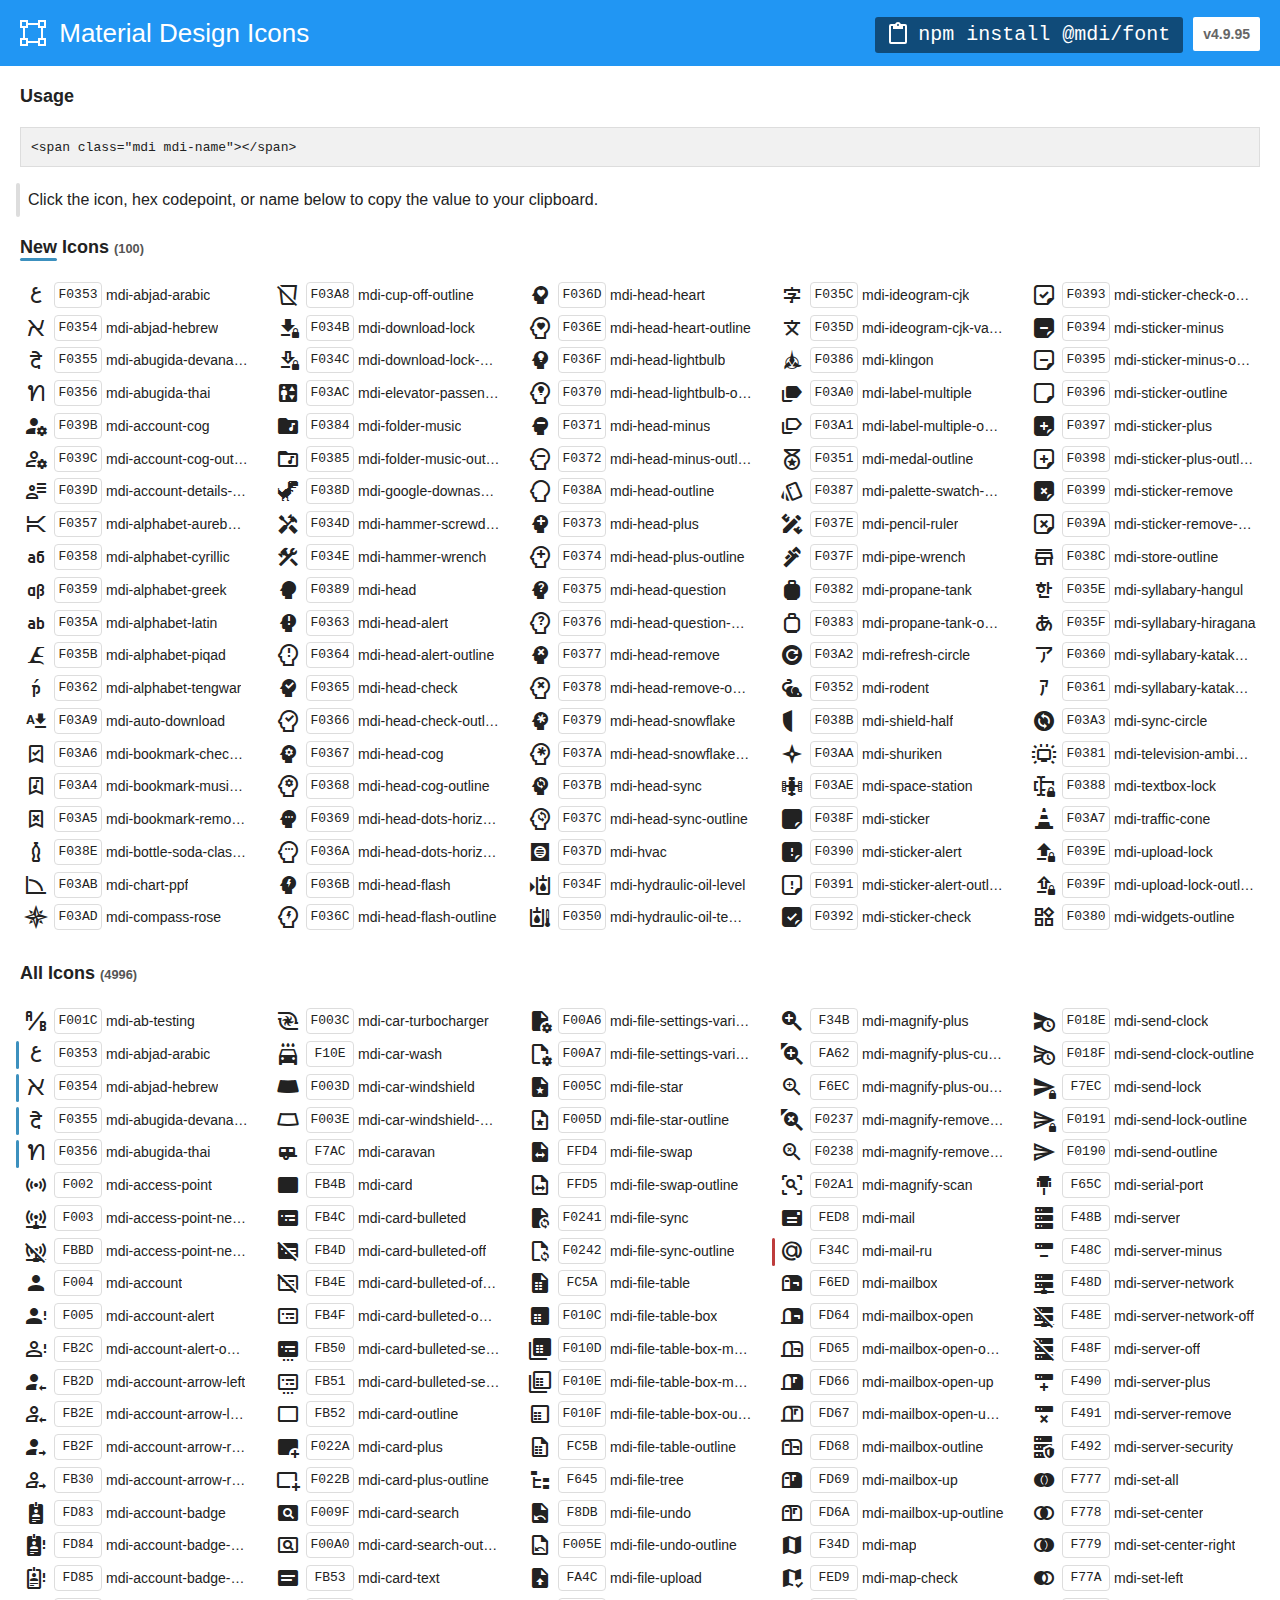
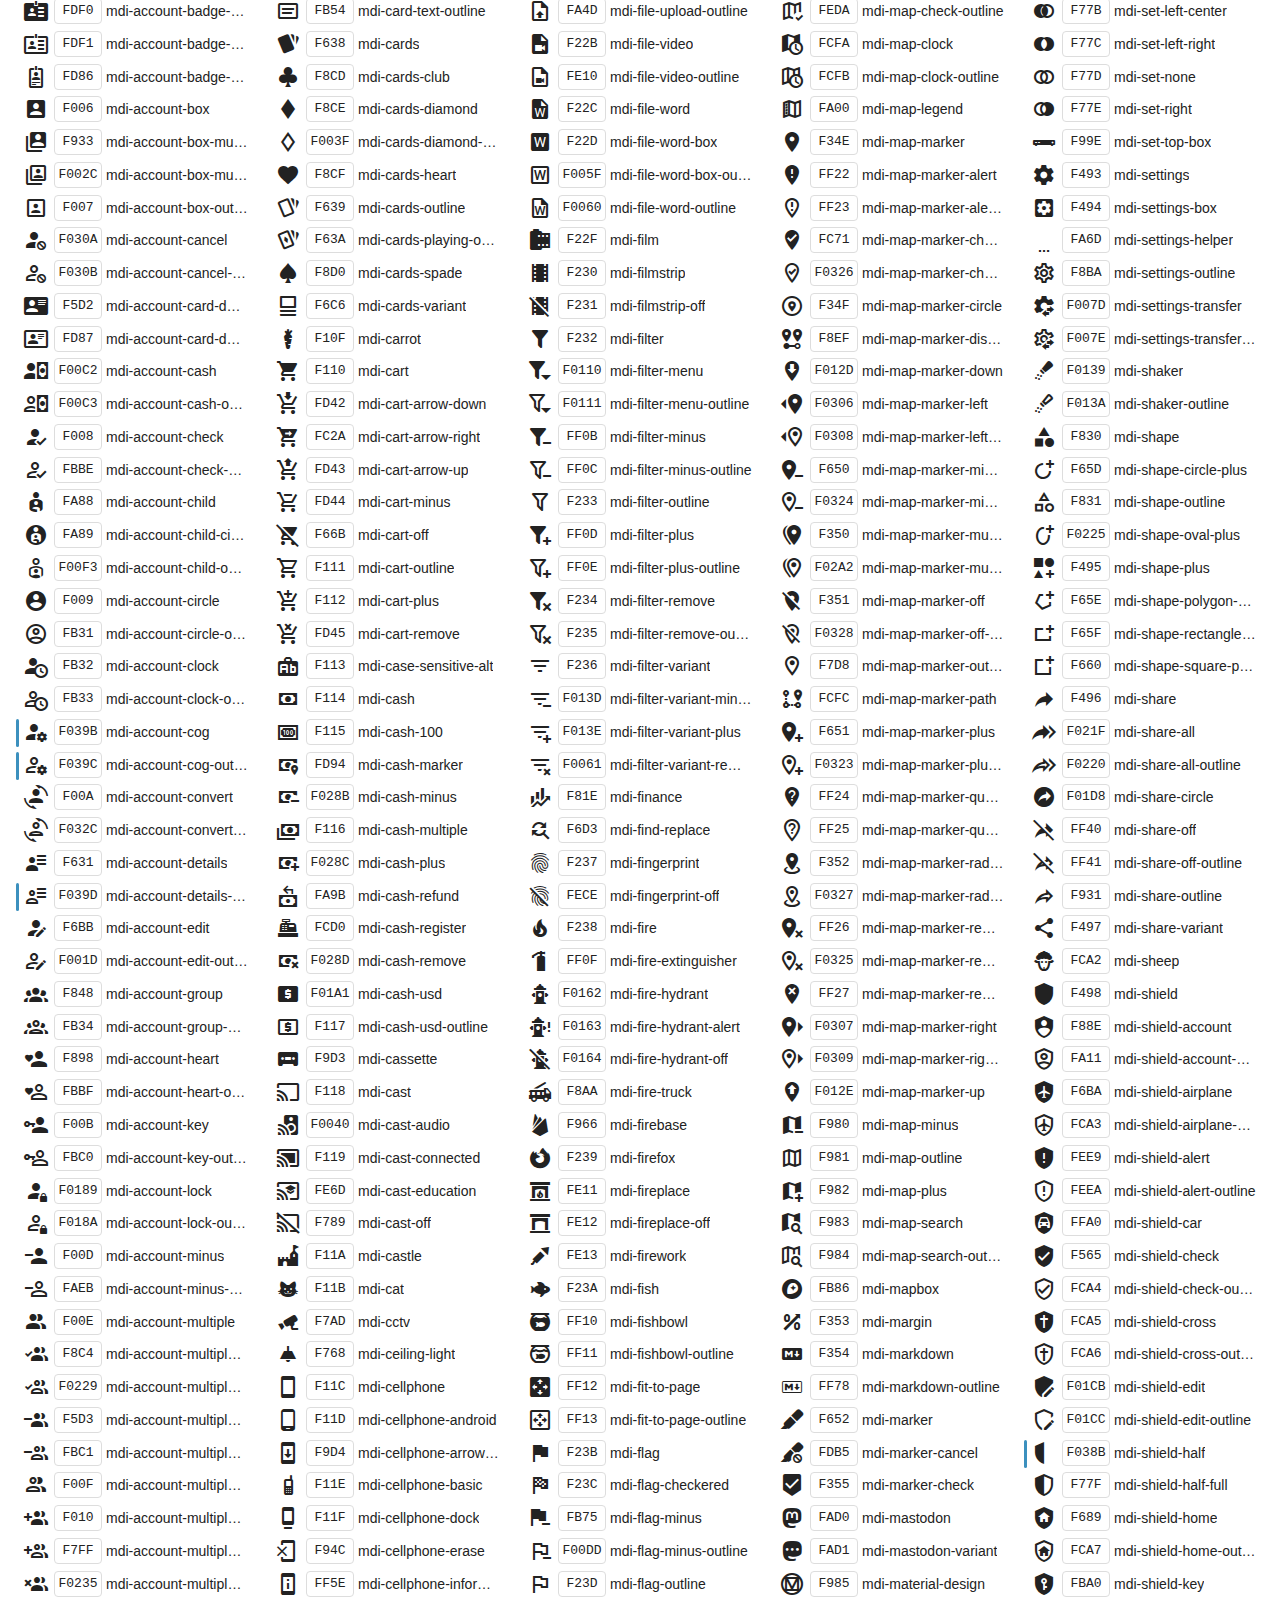
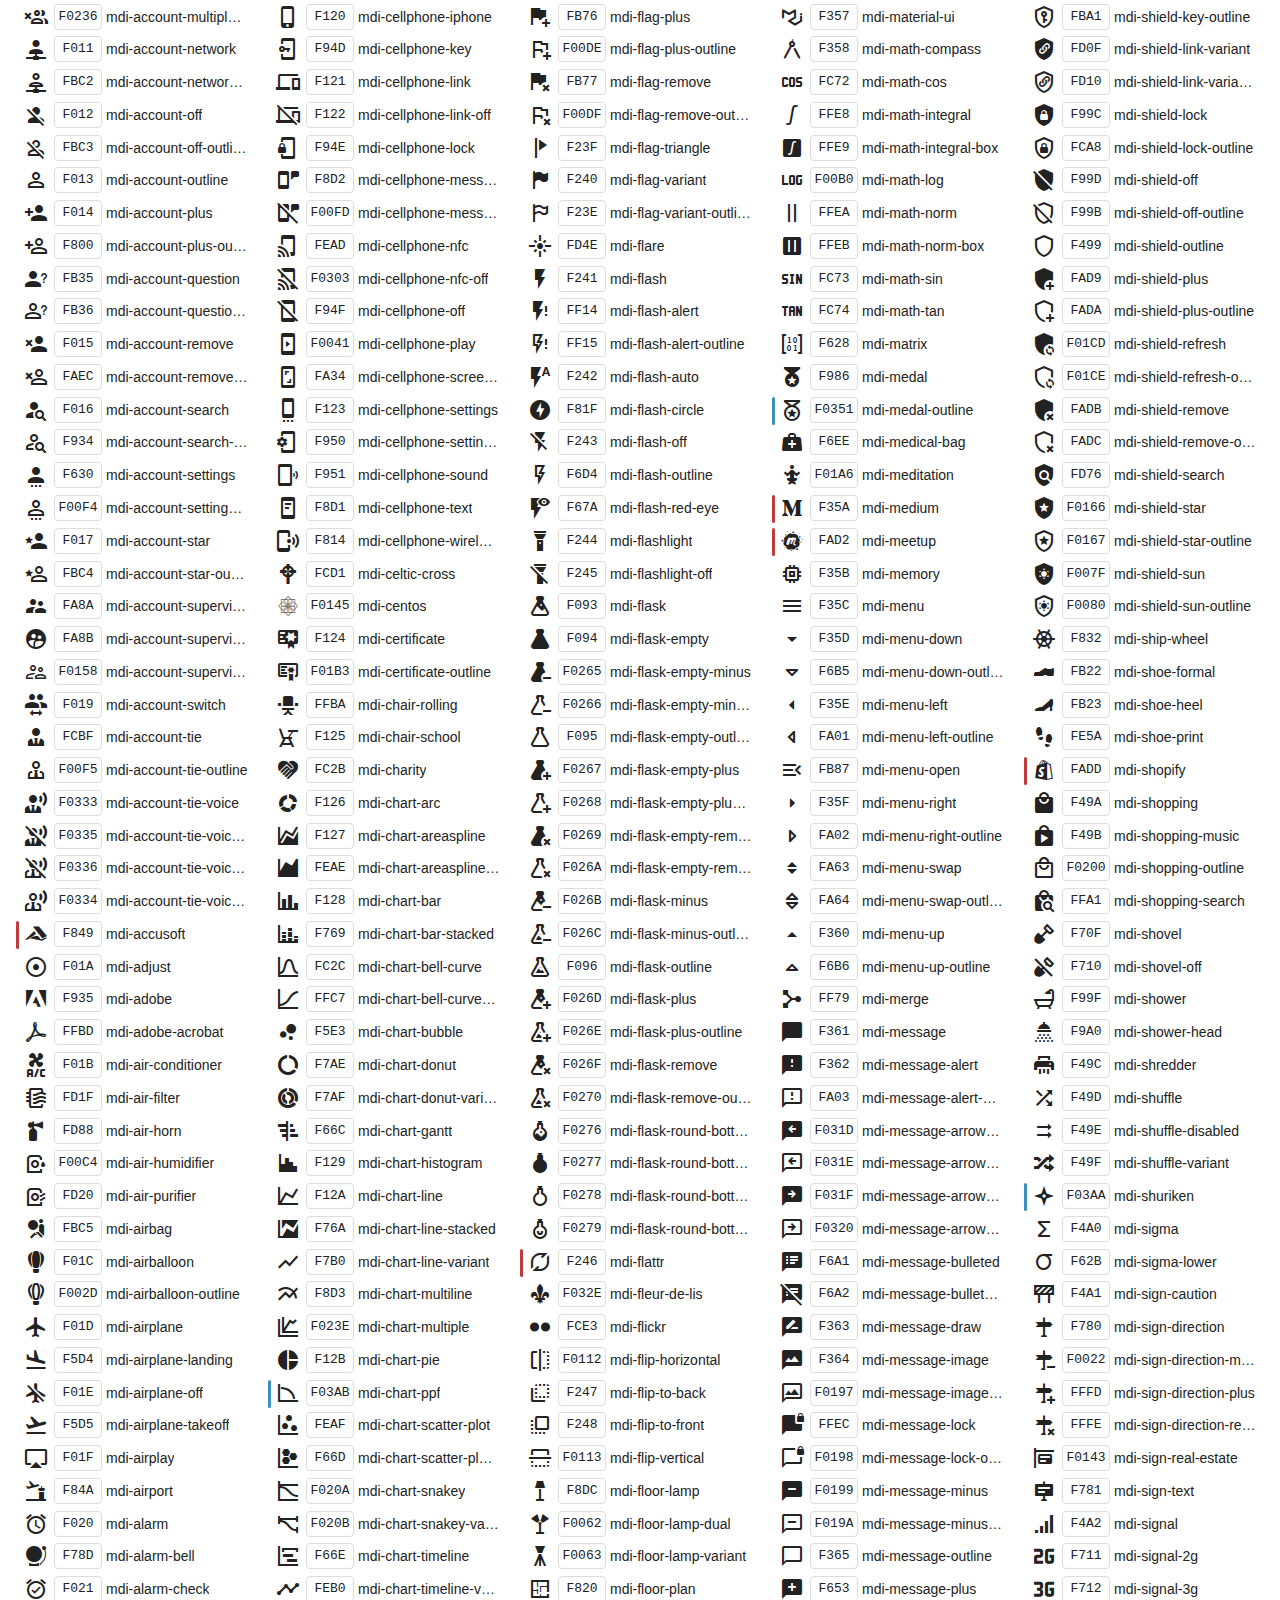
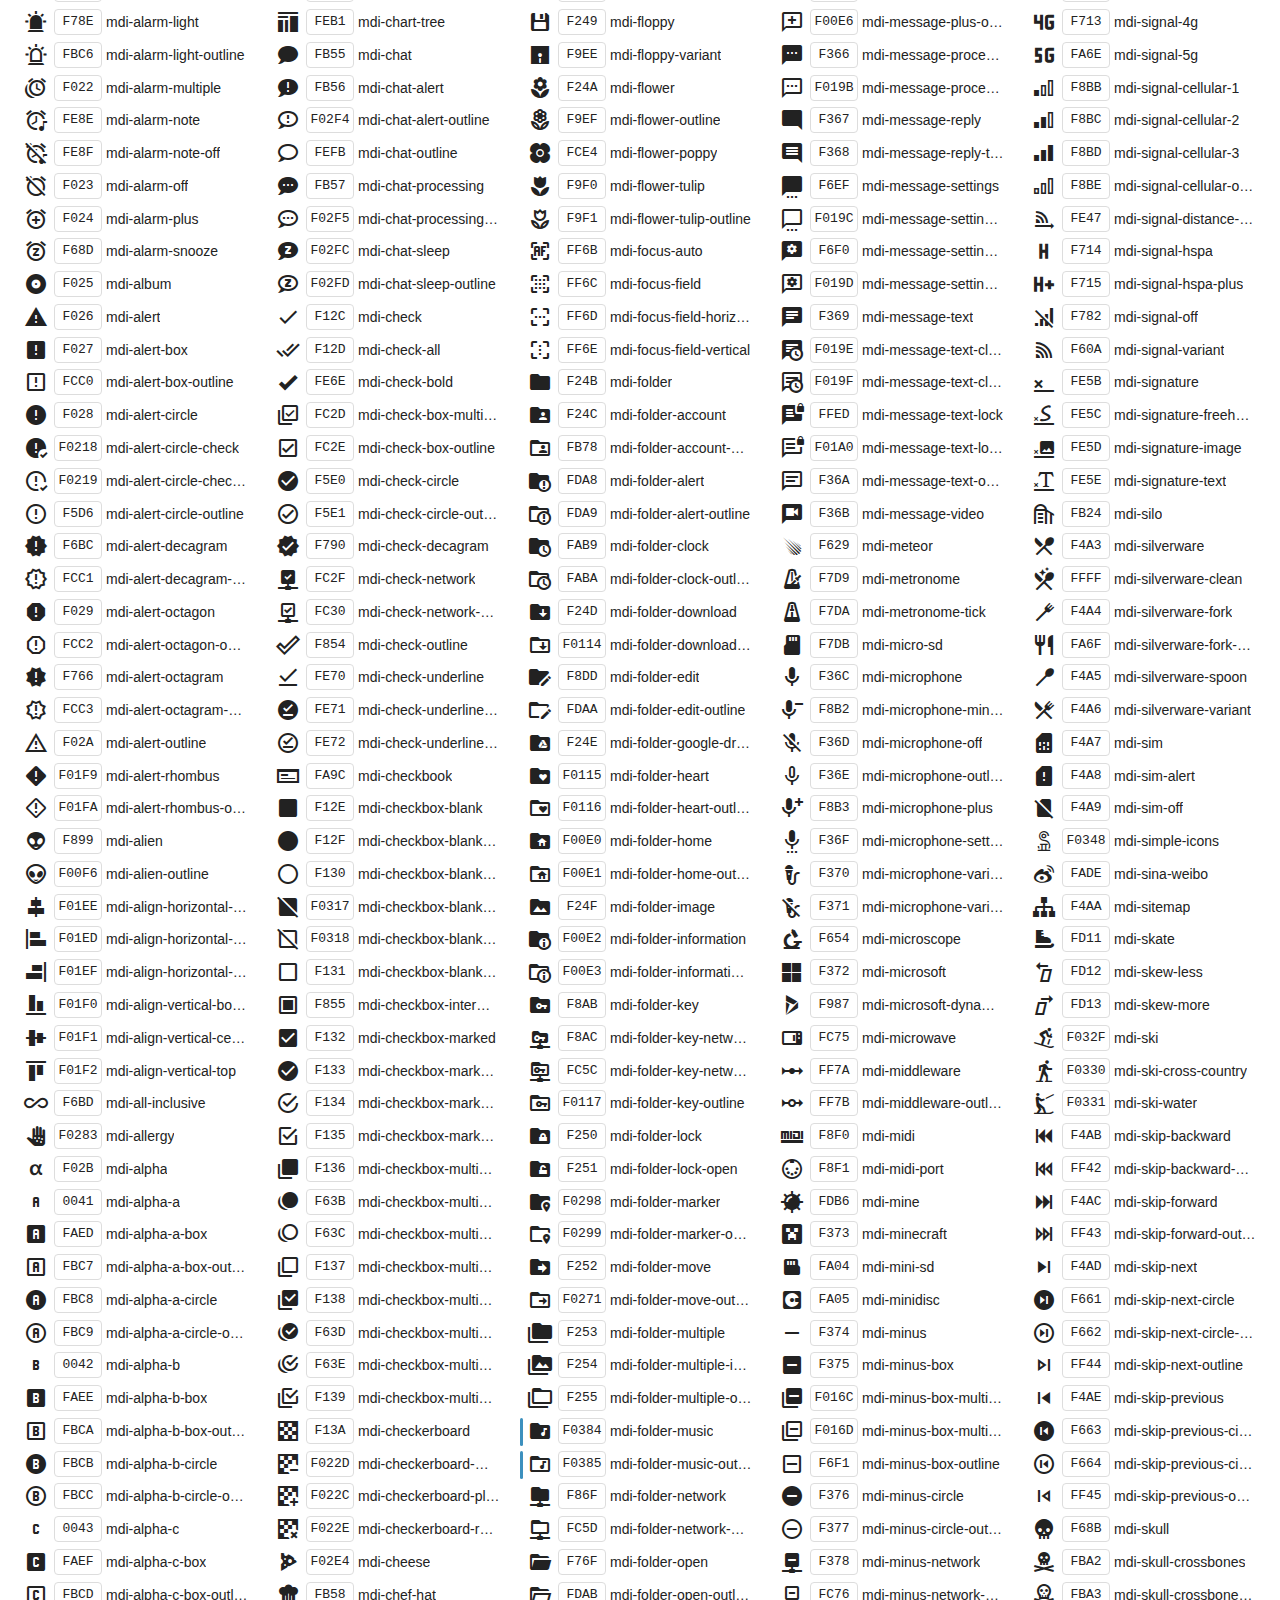
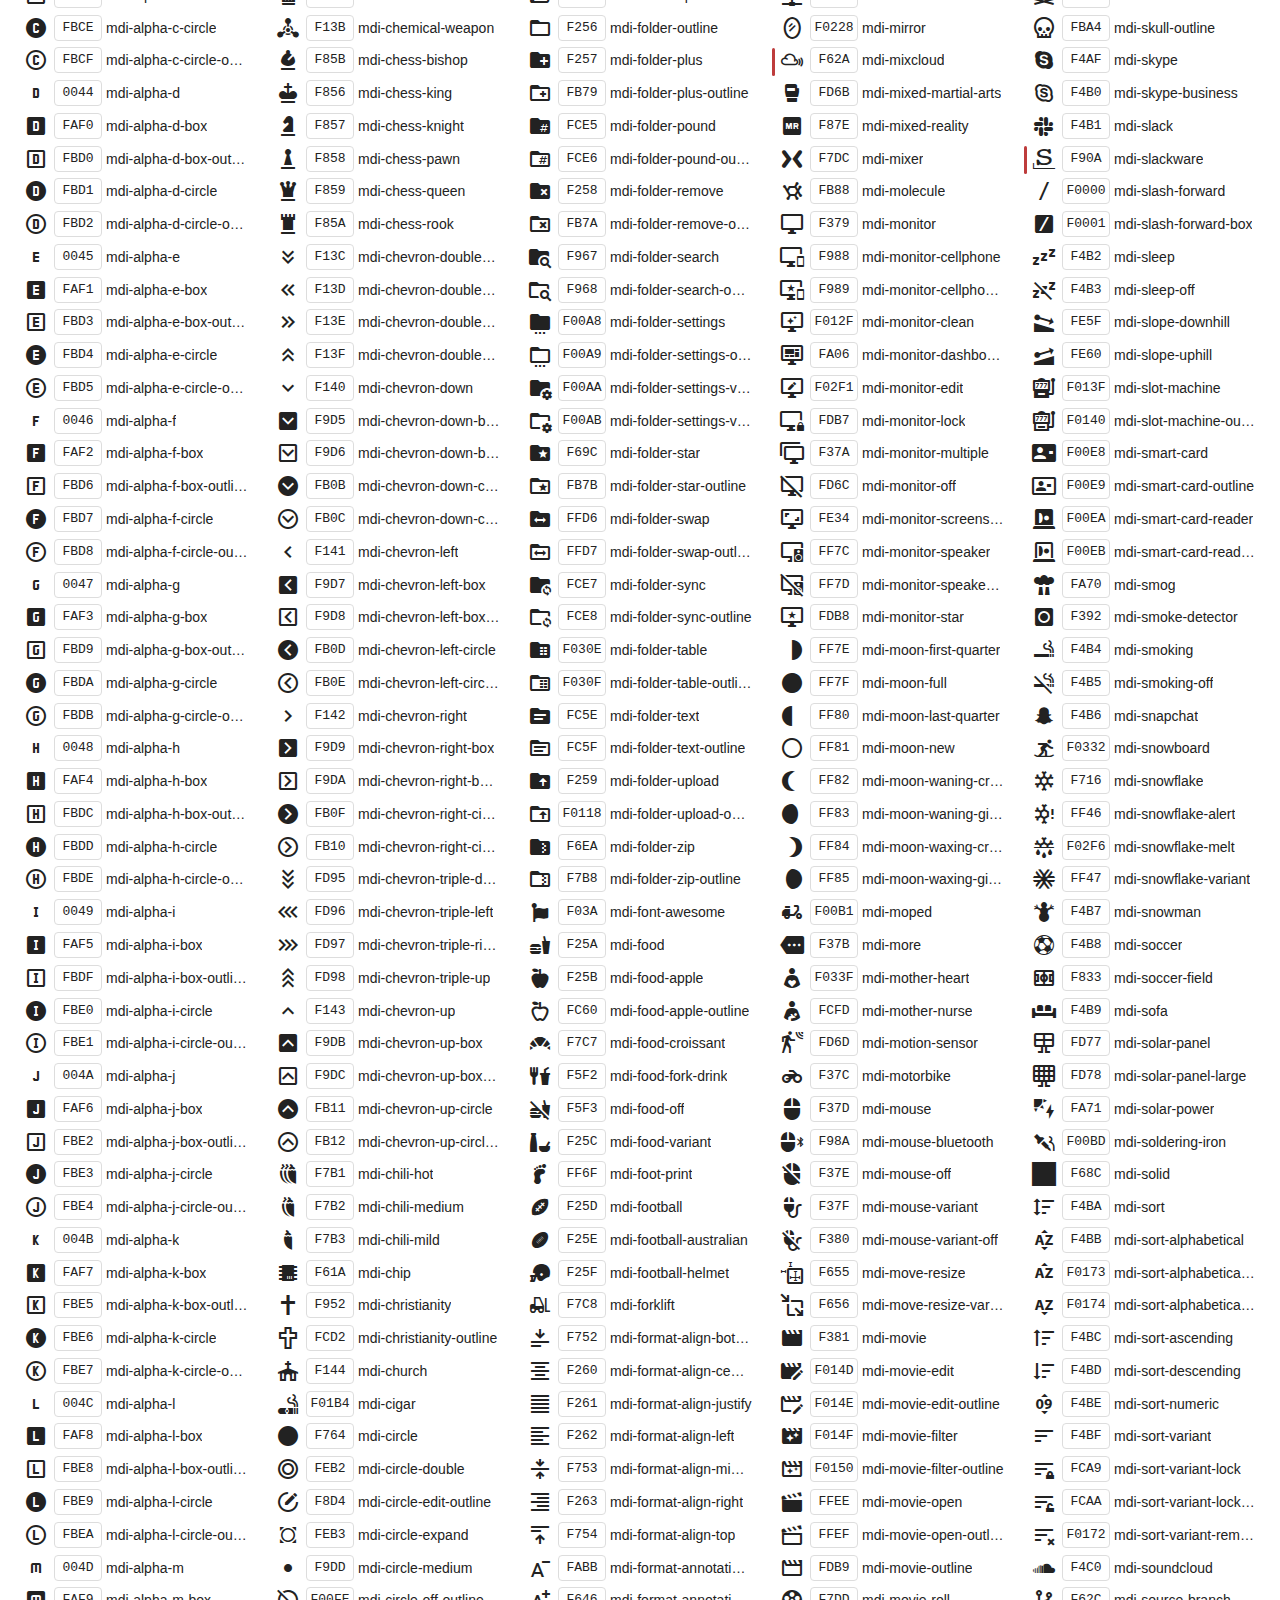
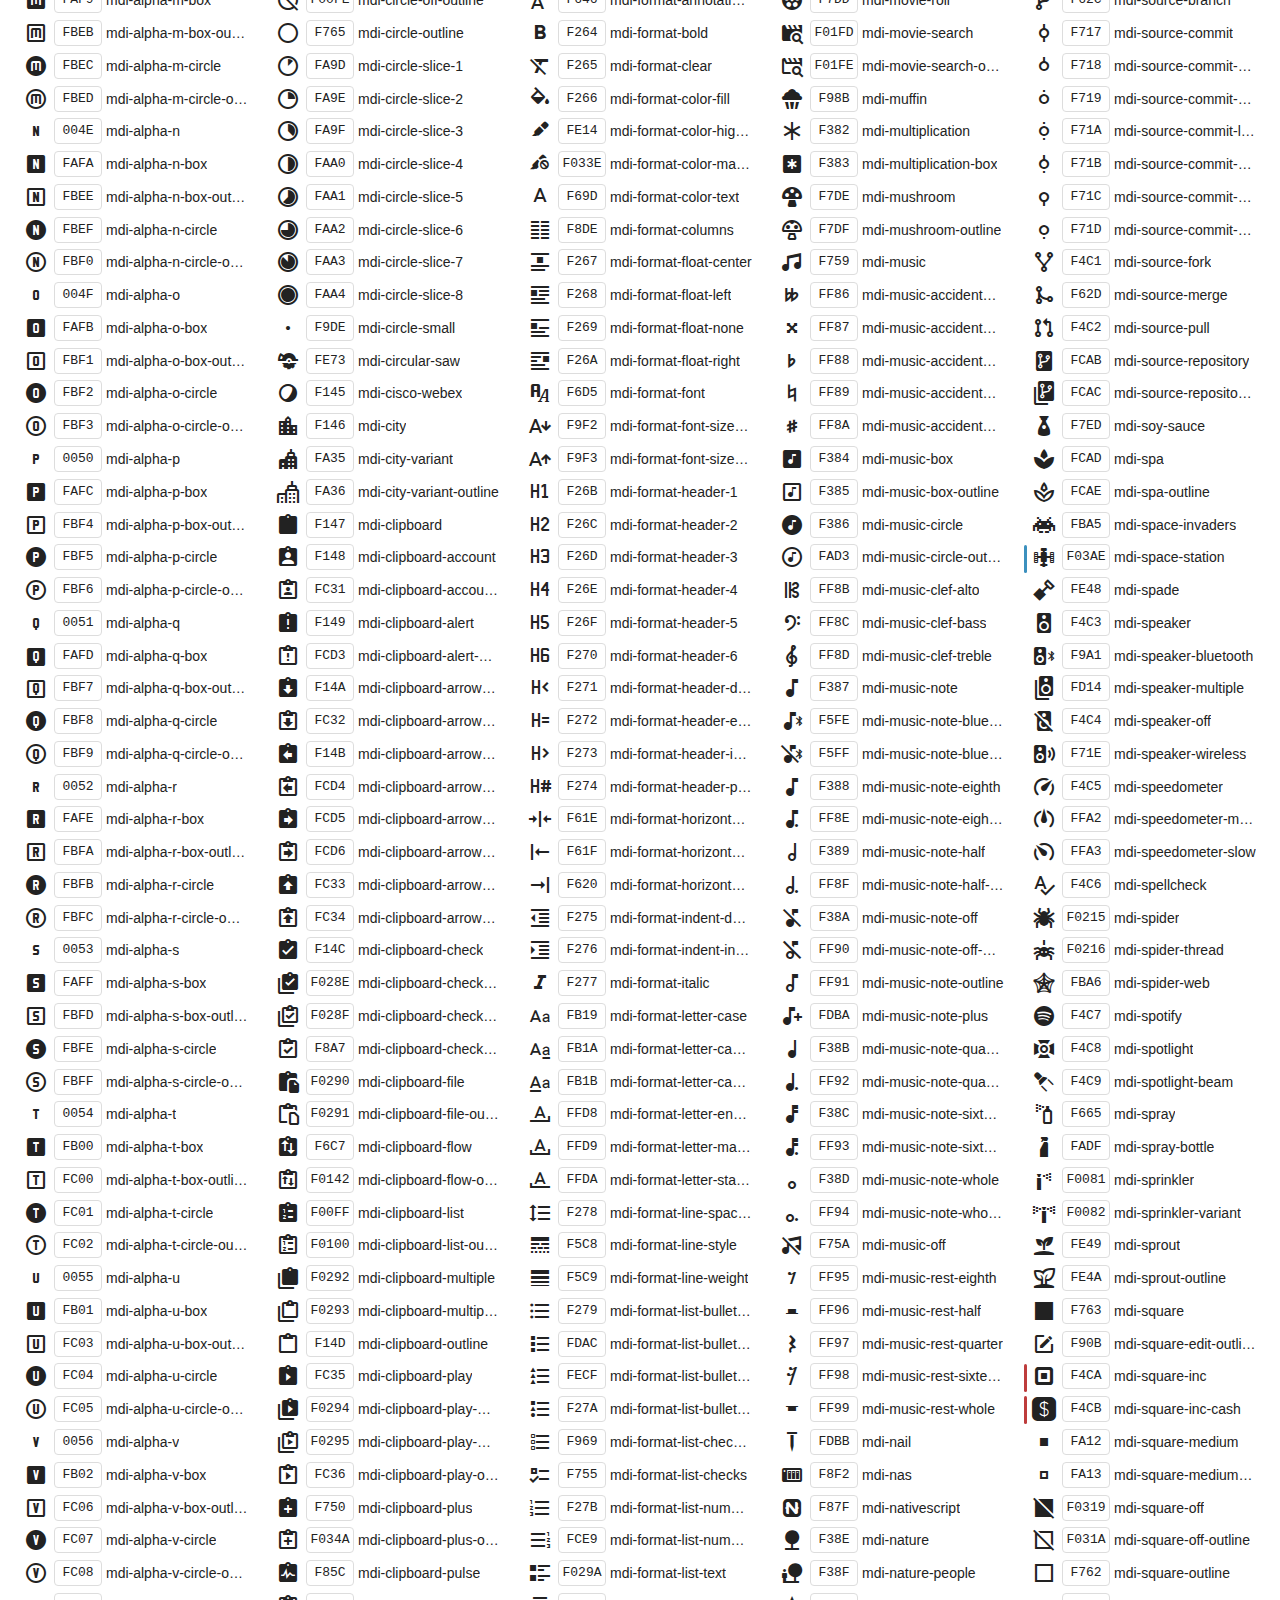
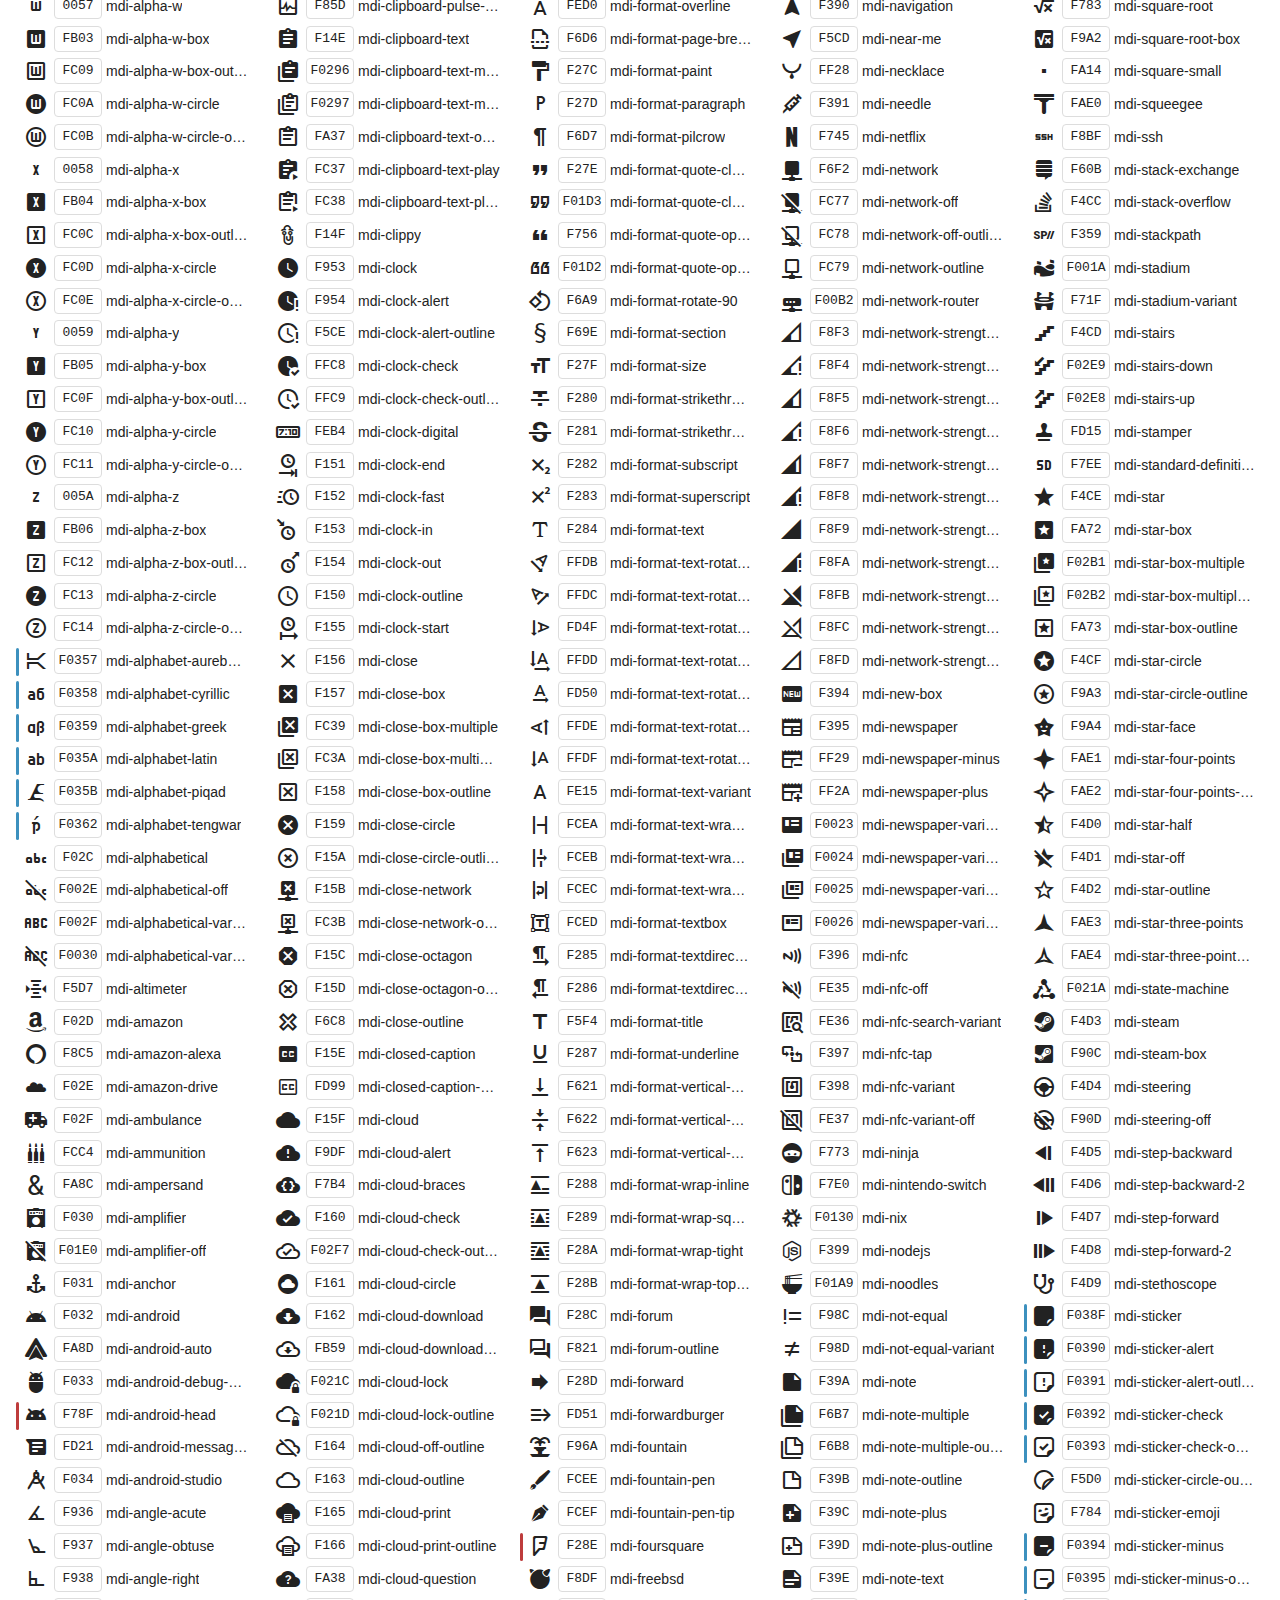
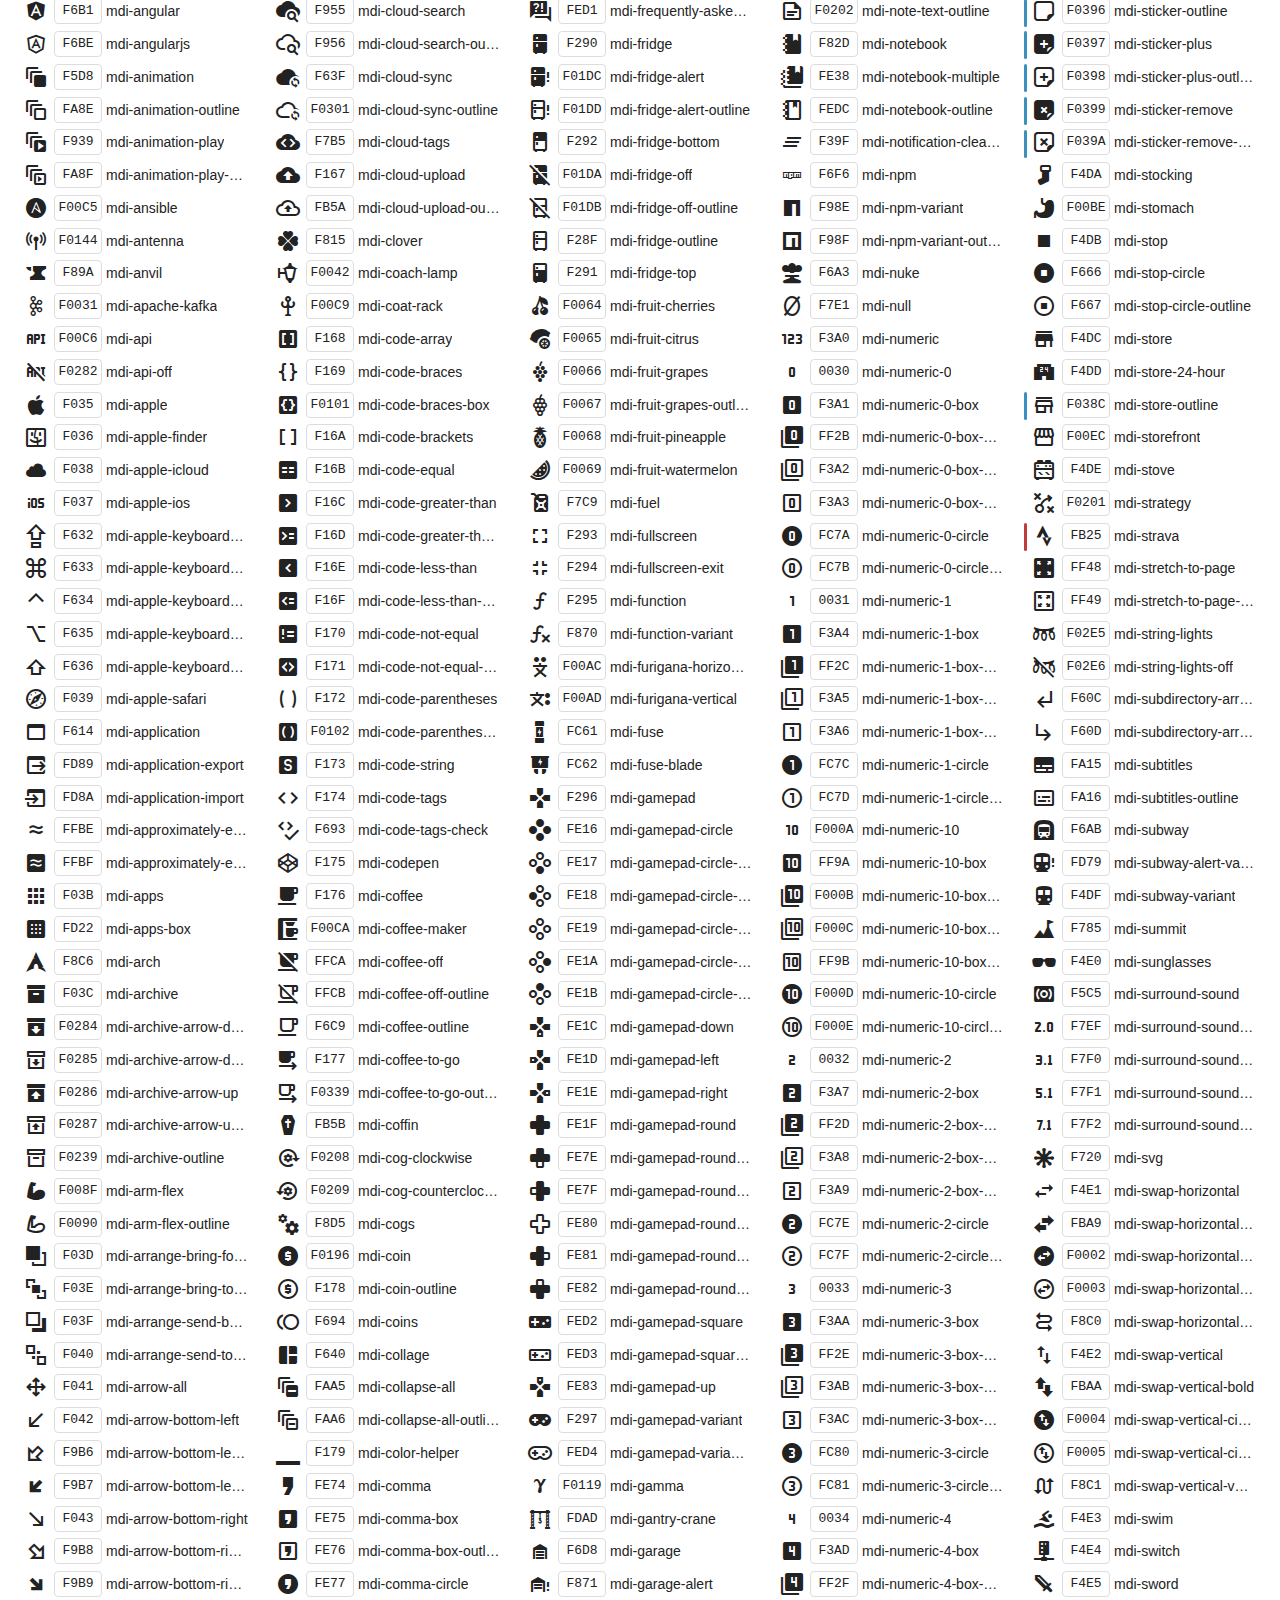
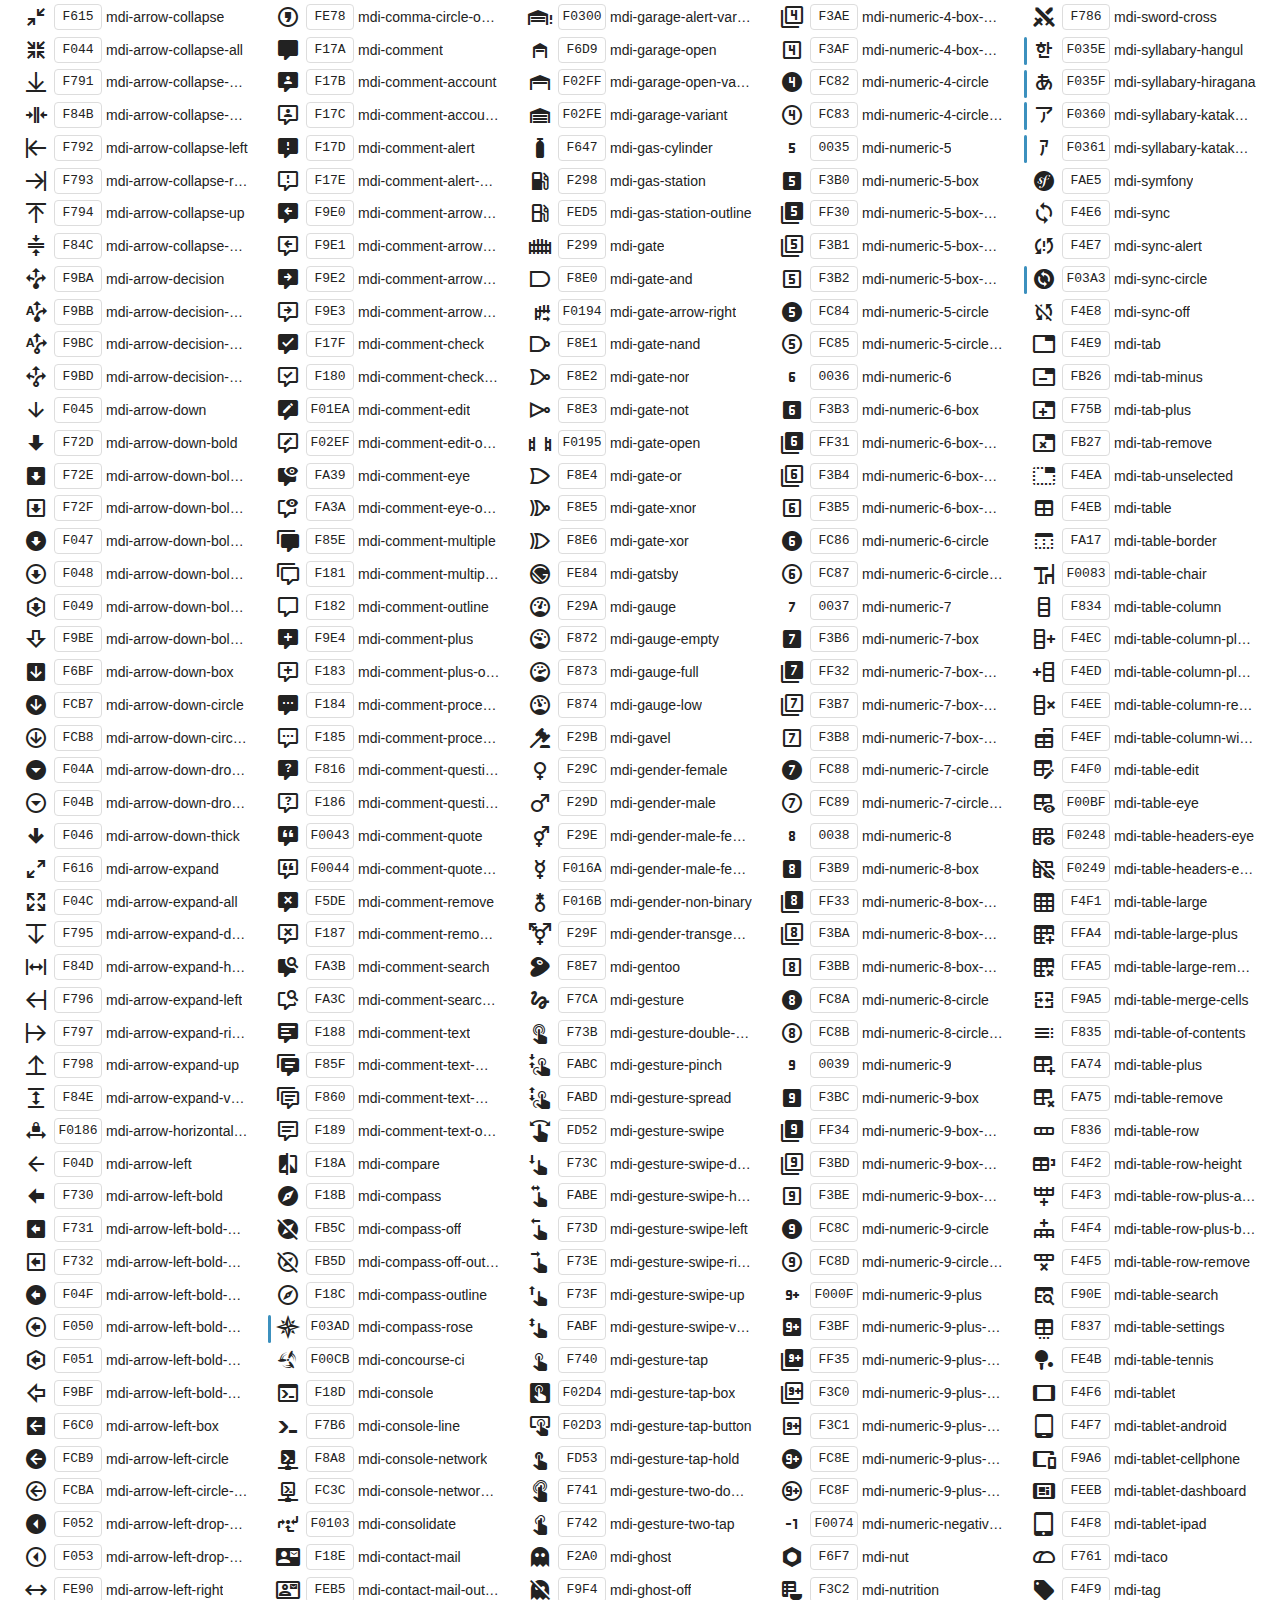
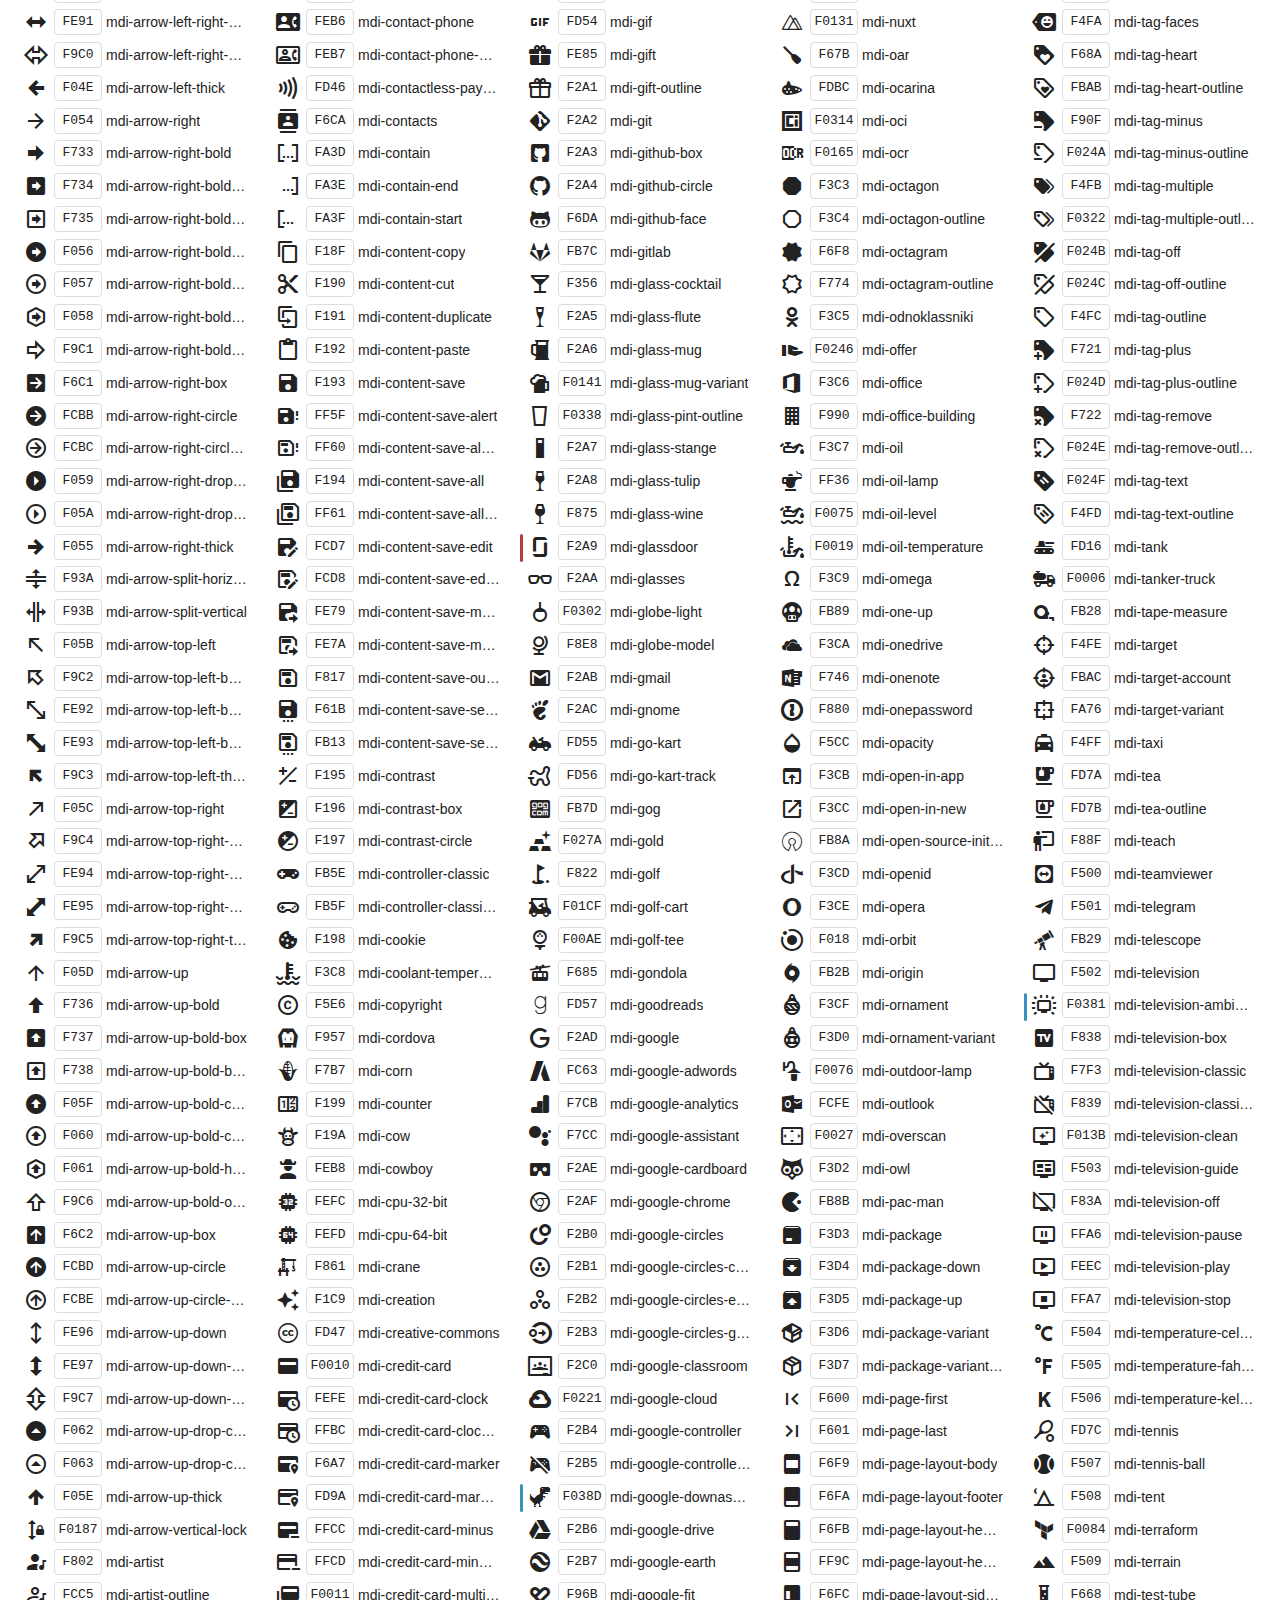
<file: MaterialDesign-Webfont-master/preview.html>
﻿<!doctype html>
<html lang="en">

<head>
    <meta charset="utf-8" />
    <meta name="google" content="notranslate">
    <title>Material Design Icons</title>
    <style>
        * {
            margin: 0;
            padding: 0;
        }

        body {
            margin: 0;
            padding: 0;
            background: #fff;
            color: #222;
        }

        h1,
        h2,
        h3,
        p,
        div,
        blockquote,
        footer {
            font-family: "Helvetica Neue", Arial, sans-serif;
        }

        h1 {
            padding: 20px 20px 16px 20px;
            font-size: 26px;
            line-height: 26px;
            font-weight: normal;
            color: #FFF;
            background-color: #2196F3;
        }

        h1 svg {
            vertical-align: middle;
            width: 26px;
            height: 26px;
            margin: 0 6px 4px 0;
        }

        h1 svg path {
            fill: #FFF;
        }

        h1 .version {
            font-size: 14px;
            background: #FFF;
            padding: 4px 10px;
            float: right;
            border-radius: 2px;
            margin: -3px 0 0 0;
            color: #666;
            font-weight: bold;
        }

        h1 .version::before {
            content: 'v';
        }

        h1 code {
            font-size: 20px;
            background: rgba(0, 0, 0, 0.5);
            padding: 4px 12px;
            border-radius: 3px;
            float: right;
            margin: -3px 10px 0 0;
            border: 1px solid transparent;
            cursor: pointer;
        }

        h1 code:hover {
            border: 1px solid #FFF;
        }

        h1 code svg {
            width: 24px;
            height: 24px;
            margin: -1px -4px 0 -2px
        }

        h2 {
            font-size: 18px;
            padding: 20px;
        }

        h2 small {
            color: #555;
            font-size: 0.8rem;
        }

        h2 small::before {
            content: '(';
        }

        h2 small::after {
            content: ')';
        }

        h2 span {
            position: relative;
        }

        h2.newicons span::before {
            position: absolute;
            content: ' ';
            width: 100%;
            height: 0.2rem;
            bottom: -0.25rem;
            background: #3C90BE;
            border-radius: 0.1rem;
        }

        h2.deprecatedicons span::before {
            position: absolute;
            content: ' ';
            width: 100%;
            height: 0.2rem;
            bottom: -0.25rem;
            background: #BE3C3C;
            border-radius: 0.1rem;
        }

        h3 {
            font-size: 14px;
            padding: 10px 20px 0 20px;
            font-weight: bold;
        }

        p {
            padding: 10px 20px;
        }

        p code {
            display: inline-block;
            vertical-align: middle;
            background: #F1F1F1;
            padding: 3px 5px;
            border-radius: 3px;
            border: 1px solid #DDD;
        }

        p i.mdi {
            vertical-align: middle;
            border-radius: 4px;
            display: inline-block;
        }

        p i.mdi.dark-demo {
            background: #333;
        }

        p.note {
            color: #999;
            font-size: 14px;
            padding: 0 20px 5px 20px;
        }

        p.deprecated {
            margin: -0.5rem 0 0.25rem 0;
        }

        p.extras {
            margin-top: -0.5rem;
        }

        div.icons {
            padding: 0 20px 10px 20px;
            -webkit-column-count: 5;
            -moz-column-count: 5;
            column-count: 5;
            -webkit-column-gap: 20px;
            -moz-column-gap: 20px;
            column-gap: 20px;
        }

        div.icons div {
            line-height: 2em;
        }

        div.icons div span {
            cursor: pointer;
            font-size: 14px;
            text-overflow: ellipsis;
            display: inline-block;
            max-width: calc(100% - 90px);
            overflow: hidden;
            vertical-align: middle;
            white-space: nowrap;
        }

        div.icons div code:hover,
        div.icons div span:hover,
        div.icons div i:hover {
            color: #3c90be;
        }

        div.icons div code:hover {
            border-color: #3c90be;
        }

        div.icons div code {
            border: 1px solid #DDD;
            width: 46px;
            margin-left: 2px;
            margin-right: 4px;
            border-radius: 4px;
            display: inline-block;
            vertical-align: middle;
            text-align: center;
            line-height: 24px;
            cursor: pointer;
        }

        div.icons div i {
            display: inline-block;
            width: 32px;
            height: 24px;
            text-align: center;
            vertical-align: middle;
            cursor: pointer;
            line-height: 24px;
        }

        div.icons .mdi::before {
            font-size: 24px;
        }

        div.icons div.new::before {
            content: ' ';
            width: 0.2rem;
            height: 1.75rem;
            position: absolute;
            margin-top: 0.25rem;
            margin-left: -0.25rem;
            background: #3C90BE;
            border-radius: 0.1rem;
        }

        div.icons div.deprecated::before {
            content: ' ';
            width: 0.2rem;
            height: 1.75rem;
            position: absolute;
            margin-top: 0.25rem;
            margin-left: -0.25rem;
            background: #BE3C3C;
            border-radius: 0.1rem;
        }

        pre {
            margin: 0 20px;
            font-family: Consolas, monospace;
            padding: 10px;
            border: 1px solid #DDD;
            background: #F1F1F1;
        }

        blockquote {
            position: relative;
            margin: 1rem 1rem 0 1rem;
            padding: 0.5rem 0.5rem 0.5rem 0.75rem;
        }

        blockquote.note::before {
            content: ' ';
            width: 0.25rem;
            height: 100%;
            background: #DDD;
            position: absolute;
            border-radius: 0.25rem;
            top: 0;
            left: 0;
        }

        blockquote.deprecated::before {
            content: ' ';
            width: 0.25rem;
            height: 100%;
            background: #BE3C3C;
            position: absolute;
            border-radius: 0.25rem;
            top: 0;
            left: 0;
        }

        div.copied {
            position: fixed;
            top: 100px;
            left: 50%;
            width: 200px;
            text-align: center;
            color: #3c763d;
            background-color: #dff0d8;
            border: 1px solid #d6e9c6;
            padding: 10px 15px;
            border-radius: 4px;
            margin-left: -100px;
            box-shadow: 0 0 10px rgba(0, 0, 0, 0.2);
        }

        div.examples {
            display: flex;
            flex-wrap: wrap;
            margin: 0.5rem 1.25rem;
        }

        div.examples > div {
            display: flex;
            margin-right: 0.5rem;
            margin-bottom: 0.5rem;
        }

        div.examples > div > div:first-child {
            display: flex;
            padding: 0.5rem;
            border-radius: 0.25rem;
            box-shadow: 0 0 0.25rem rgba(0, 0, 0, 0.4);
            background: #FFF;
            z-index: 1;
            align-items: center;
            justify-content: center;
        }

        div.examples > div > div:first-child + div {
            display: flex;
            margin-left: -0.25rem;
            padding: 0.5rem 0.75rem 0.5rem 1rem;
            background: #222;
            border-radius: 0 0.25rem 0.25rem 0;
        }

        div.examples > div > div:first-child + div > code {
            color: #FFF;
            align-self: center;
        }

        div.examples > div > div.dark:first-child {
            background: #444;
        }

        div.examples i {
            display: flex;
        }

        div.examples-size > div > div:first-child {
            min-width: 3rem;
        }

        footer {
            display: flex;
            padding: 20px;
            color: #666;
            border-top: 1px solid #DDD;
            background: #F1F1F1;
        }

        footer > div:first-child {
            flex: 1;
        }

        footer > div:last-child {
            text-align: right;
        }

        footer a {
            color: #e91e63;
            text-decoration: none;
        }

        footer a:hover {
            text-decoration: underline;
        }
    </style>
    <link href="css/materialdesignicons.min.css" media="all" rel="stylesheet" type="text/css" />
</head>

<body>
    <h1>
        <svg>
            <path d="M0,0H8V3H18V0H26V8H23V18H26V26H18V23H8V21H18V18H21V8H18V5H8V8H5V18H8V26H0V18H3V8H0V0M2,2V6H6V2H2M2,20V24H6V20H2M20,2V6H24V2H20M20,20V24H24V20H20Z"></path>
        </svg>
        Material Design Icons
        <span class="version">4.9.95</span>
        <code id="npm" title="Copy to Clipboard">
            <svg viewBox="0 0 24 24">
                <path d="M19,20H5V4H7V7H17V4H19M12,2A1,1 0 0,1 13,3A1,1 0 0,1 12,4A1,1 0 0,1 11,3A1,1 0 0,1 12,2M19,2H14.82C14.4,0.84 13.3,0 12,0C10.7,0 9.6,0.84 9.18,2H5A2,2 0 0,0 3,4V20A2,2 0 0,0 5,22H19A2,2 0 0,0 21,20V4A2,2 0 0,0 19,2Z" />
            </svg>
            npm install @mdi/font
        </code>
    </h1>

    <h2 class="usage">Usage</h2>
    <pre><code>&lt;span class=&quot;mdi mdi-<span id="name">name</span>&quot;&gt;&lt;/span&gt;</code></pre>

    <blockquote class="note">
        Click the icon, hex codepoint, or name below to copy the value to your clipboard.
    </blockquote>

    <h2 class="newicons"><span>New</span> Icons <small id="newIconsCount">-</small></h2>
    <div class="icons" id="newIcons"></div>

    <h2 class="icons">All Icons <small id="iconsCount">-</small></h2>
    <div class="icons" id="icons"></div>

    <h2 class="deprecatedicons"><span>Deprecated</span> Icons <small id="deprecatedIconsCount">-</small></h2>
    <p class="deprecated" id="deprecated">
        Deprecated icons will be removed in a future major release.
    </p>
    <div class="icons" id="deprecatedIcons"></div>

    <h2 class="extras">Extras</h2>

    <p class="extras">The helper CSS classes are listed below.</p>

    <section>
        <h3>Size</h3>

        <div class="examples examples-size">
            <div>
                <div>
                    <i class="mdi mdi-18px mdi-account"></i>
                </div>
                <div>
                    <code>mdi-18px</code>
                </div>
            </div>
            <div>
                <div>
                    <i class="mdi mdi-24px mdi-account"></i>
                </div>
                <div>
                    <code>mdi-24px</code>
                </div>
            </div>
            <div>
                <div>
                    <i class="mdi mdi-36px mdi-account"></i>
                </div>
                <div>
                    <code>mdi-36px</code>
                </div>
            </div>
            <div>
                <div>
                    <i class="mdi mdi-48px mdi-account"></i>
                </div>
                <div>
                    <code>mdi-48px</code>
                </div>
            </div>
        </div>
    </section>

    <h3>Rotate</h3>

    <div class="examples">
        <div>
            <div>
                <i class="mdi mdi-36px mdi-account"></i>
            </div>
        </div>
        <div>
            <div>
                <i class="mdi mdi-36px mdi-rotate-45 mdi-account"></i>
            </div>
            <div>
                <code>mdi-rotate-45</code> 
            </div>
        </div>
        <div>
            <div>
                <i class="mdi mdi-36px mdi-rotate-90 mdi-account"></i>
            </div>
            <div>
                <code>mdi-rotate-90</code>
            </div>
        </div>
        <div>
            <div>
                <i class="mdi mdi-36px mdi-rotate-135 mdi-account"></i>
            </div>
            <div>
                <code>mdi-rotate-135</code>
            </div>
        </div>
        <div>
            <div>
                <i class="mdi mdi-36px mdi-rotate-180 mdi-account"></i>
            </div>
            <div>
                <code>mdi-rotate-180</code>
            </div>
        </div>
        <div>
            <div>
                <i class="mdi mdi-36px mdi-rotate-225 mdi-account"></i>
            </div>
            <div>
                <code>mdi-rotate-225</code>
            </div>
        </div>
        <div>
            <div>
                <i class="mdi mdi-36px mdi-rotate-270 mdi-account"></i>
            </div>
            <div>
                <code>mdi-rotate-270</code>
            </div>
        </div>
        <div>
            <div>
                <i class="mdi mdi-36px mdi-rotate-315 mdi-account"></i>
            </div>
            <div>
                <code>mdi-rotate-315</code> 
            </div>
        </div>
    </div>

    <h3>Flip</h3>

    <div class="examples">
        <div>
            <div>
                <i class="mdi mdi-36px mdi-account-alert"></i>
            </div>
        </div>
        <div>
            <div>
                <i class="mdi mdi-36px mdi-flip-h mdi-account-alert"></i>
            </div>
            <div>
                <code>mdi-flip-h</code> 
            </div>
        </div>
        <div>
            <div>
                <i class="mdi mdi-36px mdi-flip-v mdi-account-alert"></i>
            </div>
            <div>
                <code>mdi-flip-v</code> 
            </div>
        </div>
    </div>

    <p class="note"><strong>Note:</strong> We do not include the ability to use <code>mdi-flip-*</code> and
        <code>mdi-rotate-*</code> at the same time.</p>

    <h3>Spin</h3>

    <div class="examples">
        <div>
            <div>
                <i class="mdi mdi-36px mdi-spin mdi-loading"></i>
            </div>
            <div>
                <code>mdi-spin</code>
            </div>
        </div>
        <div>
            <div>
                <i class="mdi mdi-36px mdi-spin mdi-star"></i>
            </div>
            <div>
                <code>mdi-spin</code>
            </div>
        </div>
    </div>

    <h3>Color</h3>

    <div class="examples">
        <div>
            <div class="dark">
                <i class="mdi mdi-36px mdi-light mdi-account dark-demo"></i>
            </div>
            <div>
                <code>mdi-light</code>
            </div>
        </div>
        <div>
            <div class="dark">
                <i class="mdi mdi-36px mdi-light mdi-inactive mdi-account dark-demo"></i>
            </div>
            <div>
                <code>mdi-light mdi-inactive</code>
            </div>
        </div>
        <div>
            <div>
                <i class="mdi mdi-36px mdi-dark mdi-account"></i>
            </div>
            <div>
                <code>mdi-dark</code>
            </div>
        </div>
        <div>
            <div>
                <i class="mdi mdi-36px mdi-dark mdi-inactive mdi-account"></i>
            </div>
            <div>
                <code>mdi-dark mdi-inactive</code> 
            </div>
        </div>
    </div>

    <footer>
        <div>
            Generated with <a href="https://npmjs.com/package/@mdi/font-build">@mdi/font-build</a>
            by <a href="http://MaterialDesignIcons.com/">MaterialDesignIcons.com</a>.
        </div>
        <div>
            <a href="https://www.npmjs.com/org/mdi" target="_blank">NPM @mdi Organization</a>
        </div>
    </footer>

    <script type="text/javascript">
        function isNew(icon) {
            return icon.version === '4.9.95';
        }
        function isDeprecated(icon) {
            return typeof icon.deprecated == 'undefined'
                ? false
                : icon.deprecated;
        }
        function copyText(text) {
            var copyFrom = document.createElement('textarea');
            copyFrom.setAttribute("style", "position:fixed;opacity:0;top:100px;left:100px;");
            copyFrom.value = text;
            document.body.appendChild(copyFrom);
            copyFrom.select();
            document.execCommand('copy');
            var copied = document.createElement('div');
            copied.setAttribute('class', 'copied');
            copied.appendChild(document.createTextNode('Copied to Clipboard'));
            document.body.appendChild(copied);
            setTimeout(function () {
                document.body.removeChild(copyFrom);
                document.body.removeChild(copied);
            }, 1500);
        };
        function getIconItem(icon, isNewIcon, isDeprecatedIcon) {
            var div = document.createElement('div'),
                i = document.createElement('i');
            i.className = 'mdi mdi-' + icon.name;
            div.appendChild(i);
            var code = document.createElement('code');
            code.appendChild(document.createTextNode(icon.hex));
            div.appendChild(code);
            var span = document.createElement('span');
            span.appendChild(document.createTextNode('mdi-' + icon.name));
            div.appendChild(span);
            span.onclick = function () {
                document.getElementById('name').innerHTML = icon.name;
            };
            i.onmouseup = function () {
                copyText(String.fromCodePoint(parseInt(icon.hex, 16)));
            };
            code.onmouseup = function () {
                copyText(icon.hex);
            };
            span.onmouseup = function () {
                copyText('mdi-' + icon.name);
            };
            if (isNewIcon) {
                div.className = 'new';
            }
            if (isDeprecatedIcon) {
                div.className = 'deprecated';
            }
            return div;
        }
        (function () {
            var iconsCount = 0;
            var newIconsCount = 0;
            var deprecatedIconsCount = 0;
            var icons = [{name:"ab-testing",hex:"F001C",version:"4.0.96"},{name:"abjad-arabic",hex:"F0353",version:"4.9.95"},{name:"abjad-hebrew",hex:"F0354",version:"4.9.95"},{name:"abugida-devanagari",hex:"F0355",version:"4.9.95"},{name:"abugida-thai",hex:"F0356",version:"4.9.95"},{name:"access-point",hex:"F002",version:"1.5.54"},{name:"access-point-network",hex:"F003",version:"1.5.54"},{name:"access-point-network-off",hex:"FBBD",version:"3.2.89"},{name:"account",hex:"F004",version:"1.5.54"},{name:"account-alert",hex:"F005",version:"1.5.54"},{name:"account-alert-outline",hex:"FB2C",version:"3.0.39"},{name:"account-arrow-left",hex:"FB2D",version:"3.0.39"},{name:"account-arrow-left-outline",hex:"FB2E",version:"3.0.39"},{name:"account-arrow-right",hex:"FB2F",version:"3.0.39"},{name:"account-arrow-right-outline",hex:"FB30",version:"3.0.39"},{name:"account-badge",hex:"FD83",version:"3.5.94"},{name:"account-badge-alert",hex:"FD84",version:"3.5.94"},{name:"account-badge-alert-outline",hex:"FD85",version:"3.5.94"},{name:"account-badge-horizontal",hex:"FDF0",version:"3.6.95"},{name:"account-badge-horizontal-outline",hex:"FDF1",version:"3.6.95"},{name:"account-badge-outline",hex:"FD86",version:"3.5.94"},{name:"account-box",hex:"F006",version:"1.5.54"},{name:"account-box-multiple",hex:"F933",version:"2.4.85"},{name:"account-box-multiple-outline",hex:"F002C",version:"4.1.95"},{name:"account-box-outline",hex:"F007",version:"1.5.54"},{name:"account-cancel",hex:"F030A",version:"4.8.95"},{name:"account-cancel-outline",hex:"F030B",version:"4.8.95"},{name:"account-card-details",hex:"F5D2",version:"1.5.54"},{name:"account-card-details-outline",hex:"FD87",version:"3.5.94"},{name:"account-cash",hex:"F00C2",version:"4.2.95"},{name:"account-cash-outline",hex:"F00C3",version:"4.2.95"},{name:"account-check",hex:"F008",version:"1.5.54"},{name:"account-check-outline",hex:"FBBE",version:"3.2.89"},{name:"account-child",hex:"FA88",version:"2.7.94"},{name:"account-child-circle",hex:"FA89",version:"2.7.94"},{name:"account-child-outline",hex:"F00F3",version:"4.3.95"},{name:"account-circle",hex:"F009",version:"1.5.54"},{name:"account-circle-outline",hex:"FB31",version:"3.0.39"},{name:"account-clock",hex:"FB32",version:"3.0.39"},{name:"account-clock-outline",hex:"FB33",version:"3.0.39"},{name:"account-cog",hex:"F039B",version:"4.9.95"},{name:"account-cog-outline",hex:"F039C",version:"4.9.95"},{name:"account-convert",hex:"F00A",version:"1.5.54"},{name:"account-convert-outline",hex:"F032C",version:"4.8.95"},{name:"account-details",hex:"F631",version:"1.6.50"},{name:"account-details-outline",hex:"F039D",version:"4.9.95"},{name:"account-edit",hex:"F6BB",version:"1.8.36"},{name:"account-edit-outline",hex:"F001D",version:"4.0.96"},{name:"account-group",hex:"F848",version:"2.1.99"},{name:"account-group-outline",hex:"FB34",version:"3.0.39"},{name:"account-heart",hex:"F898",version:"2.2.43"},{name:"account-heart-outline",hex:"FBBF",version:"3.2.89"},{name:"account-key",hex:"F00B",version:"1.5.54"},{name:"account-key-outline",hex:"FBC0",version:"3.2.89"},{name:"account-lock",hex:"F0189",version:"4.4.95"},{name:"account-lock-outline",hex:"F018A",version:"4.4.95"},{name:"account-minus",hex:"F00D",version:"1.5.54"},{name:"account-minus-outline",hex:"FAEB",version:"2.8.94"},{name:"account-multiple",hex:"F00E",version:"1.5.54"},{name:"account-multiple-check",hex:"F8C4",version:"2.3.50"},{name:"account-multiple-check-outline",hex:"F0229",version:"4.6.95"},{name:"account-multiple-minus",hex:"F5D3",version:"1.5.54"},{name:"account-multiple-minus-outline",hex:"FBC1",version:"3.2.89"},{name:"account-multiple-outline",hex:"F00F",version:"1.5.54"},{name:"account-multiple-plus",hex:"F010",version:"1.5.54"},{name:"account-multiple-plus-outline",hex:"F7FF",version:"2.1.19"},{name:"account-multiple-remove",hex:"F0235",version:"4.6.95"},{name:"account-multiple-remove-outline",hex:"F0236",version:"4.6.95"},{name:"account-network",hex:"F011",version:"1.5.54"},{name:"account-network-outline",hex:"FBC2",version:"3.2.89"},{name:"account-off",hex:"F012",version:"1.5.54"},{name:"account-off-outline",hex:"FBC3",version:"3.2.89"},{name:"account-outline",hex:"F013",version:"1.5.54"},{name:"account-plus",hex:"F014",version:"1.5.54"},{name:"account-plus-outline",hex:"F800",version:"2.1.19"},{name:"account-question",hex:"FB35",version:"3.0.39"},{name:"account-question-outline",hex:"FB36",version:"3.0.39"},{name:"account-remove",hex:"F015",version:"1.5.54"},{name:"account-remove-outline",hex:"FAEC",version:"2.8.94"},{name:"account-search",hex:"F016",version:"1.5.54"},{name:"account-search-outline",hex:"F934",version:"2.4.85"},{name:"account-settings",hex:"F630",version:"1.6.50"},{name:"account-settings-outline",hex:"F00F4",version:"4.3.95"},{name:"account-star",hex:"F017",version:"1.5.54"},{name:"account-star-outline",hex:"FBC4",version:"3.2.89"},{name:"account-supervisor",hex:"FA8A",version:"2.7.94"},{name:"account-supervisor-circle",hex:"FA8B",version:"2.7.94"},{name:"account-supervisor-outline",hex:"F0158",version:"4.4.95"},{name:"account-switch",hex:"F019",version:"1.5.54"},{name:"account-tie",hex:"FCBF",version:"3.3.92"},{name:"account-tie-outline",hex:"F00F5",version:"4.3.95"},{name:"account-tie-voice",hex:"F0333",version:"4.8.95"},{name:"account-tie-voice-off",hex:"F0335",version:"4.8.95"},{name:"account-tie-voice-off-outline",hex:"F0336",version:"4.8.95"},{name:"account-tie-voice-outline",hex:"F0334",version:"4.8.95"},{name:"accusoft",hex:"F849",version:"2.1.99",deprecated:true},{name:"adjust",hex:"F01A",version:"1.5.54"},{name:"adobe",hex:"F935",version:"2.4.85"},{name:"adobe-acrobat",hex:"FFBD",version:"4.0.96"},{name:"air-conditioner",hex:"F01B",version:"1.5.54"},{name:"air-filter",hex:"FD1F",version:"3.4.93"},{name:"air-horn",hex:"FD88",version:"3.5.94"},{name:"air-humidifier",hex:"F00C4",version:"4.2.95"},{name:"air-purifier",hex:"FD20",version:"3.4.93"},{name:"airbag",hex:"FBC5",version:"3.2.89"},{name:"airballoon",hex:"F01C",version:"1.5.54"},{name:"airballoon-outline",hex:"F002D",version:"4.1.95"},{name:"airplane",hex:"F01D",version:"1.5.54"},{name:"airplane-landing",hex:"F5D4",version:"1.5.54"},{name:"airplane-off",hex:"F01E",version:"1.5.54"},{name:"airplane-takeoff",hex:"F5D5",version:"1.5.54"},{name:"airplay",hex:"F01F",version:"1.5.54"},{name:"airport",hex:"F84A",version:"2.1.99"},{name:"alarm",hex:"F020",version:"1.5.54"},{name:"alarm-bell",hex:"F78D",version:"2.0.46"},{name:"alarm-check",hex:"F021",version:"1.5.54"},{name:"alarm-light",hex:"F78E",version:"2.0.46"},{name:"alarm-light-outline",hex:"FBC6",version:"3.2.89"},{name:"alarm-multiple",hex:"F022",version:"1.5.54"},{name:"alarm-note",hex:"FE8E",version:"3.7.94"},{name:"alarm-note-off",hex:"FE8F",version:"3.7.94"},{name:"alarm-off",hex:"F023",version:"1.5.54"},{name:"alarm-plus",hex:"F024",version:"1.5.54"},{name:"alarm-snooze",hex:"F68D",version:"1.7.12"},{name:"album",hex:"F025",version:"1.5.54"},{name:"alert",hex:"F026",version:"1.5.54"},{name:"alert-box",hex:"F027",version:"1.5.54"},{name:"alert-box-outline",hex:"FCC0",version:"3.3.92"},{name:"alert-circle",hex:"F028",version:"1.5.54"},{name:"alert-circle-check",hex:"F0218",version:"4.5.95"},{name:"alert-circle-check-outline",hex:"F0219",version:"4.5.95"},{name:"alert-circle-outline",hex:"F5D6",version:"1.5.54"},{name:"alert-decagram",hex:"F6BC",version:"1.8.36"},{name:"alert-decagram-outline",hex:"FCC1",version:"3.3.92"},{name:"alert-octagon",hex:"F029",version:"1.5.54"},{name:"alert-octagon-outline",hex:"FCC2",version:"3.3.92"},{name:"alert-octagram",hex:"F766",version:"1.9.32"},{name:"alert-octagram-outline",hex:"FCC3",version:"3.3.92"},{name:"alert-outline",hex:"F02A",version:"1.5.54"},{name:"alert-rhombus",hex:"F01F9",version:"4.5.95"},{name:"alert-rhombus-outline",hex:"F01FA",version:"4.5.95"},{name:"alien",hex:"F899",version:"2.2.43"},{name:"alien-outline",hex:"F00F6",version:"4.3.95"},{name:"align-horizontal-center",hex:"F01EE",version:"4.5.95"},{name:"align-horizontal-left",hex:"F01ED",version:"4.5.95"},{name:"align-horizontal-right",hex:"F01EF",version:"4.5.95"},{name:"align-vertical-bottom",hex:"F01F0",version:"4.5.95"},{name:"align-vertical-center",hex:"F01F1",version:"4.5.95"},{name:"align-vertical-top",hex:"F01F2",version:"4.5.95"},{name:"all-inclusive",hex:"F6BD",version:"1.8.36"},{name:"allergy",hex:"F0283",version:"4.7.95"},{name:"alpha",hex:"F02B",version:"1.5.54"},{name:"alpha-a",hex:"0041",version:"2.8.94"},{name:"alpha-a-box",hex:"FAED",version:"2.8.94"},{name:"alpha-a-box-outline",hex:"FBC7",version:"3.2.89"},{name:"alpha-a-circle",hex:"FBC8",version:"3.2.89"},{name:"alpha-a-circle-outline",hex:"FBC9",version:"3.2.89"},{name:"alpha-b",hex:"0042",version:"2.8.94"},{name:"alpha-b-box",hex:"FAEE",version:"2.8.94"},{name:"alpha-b-box-outline",hex:"FBCA",version:"3.2.89"},{name:"alpha-b-circle",hex:"FBCB",version:"3.2.89"},{name:"alpha-b-circle-outline",hex:"FBCC",version:"3.2.89"},{name:"alpha-c",hex:"0043",version:"2.8.94"},{name:"alpha-c-box",hex:"FAEF",version:"2.8.94"},{name:"alpha-c-box-outline",hex:"FBCD",version:"3.2.89"},{name:"alpha-c-circle",hex:"FBCE",version:"3.2.89"},{name:"alpha-c-circle-outline",hex:"FBCF",version:"3.2.89"},{name:"alpha-d",hex:"0044",version:"2.8.94"},{name:"alpha-d-box",hex:"FAF0",version:"2.8.94"},{name:"alpha-d-box-outline",hex:"FBD0",version:"3.2.89"},{name:"alpha-d-circle",hex:"FBD1",version:"3.2.89"},{name:"alpha-d-circle-outline",hex:"FBD2",version:"3.2.89"},{name:"alpha-e",hex:"0045",version:"2.8.94"},{name:"alpha-e-box",hex:"FAF1",version:"2.8.94"},{name:"alpha-e-box-outline",hex:"FBD3",version:"3.2.89"},{name:"alpha-e-circle",hex:"FBD4",version:"3.2.89"},{name:"alpha-e-circle-outline",hex:"FBD5",version:"3.2.89"},{name:"alpha-f",hex:"0046",version:"2.8.94"},{name:"alpha-f-box",hex:"FAF2",version:"2.8.94"},{name:"alpha-f-box-outline",hex:"FBD6",version:"3.2.89"},{name:"alpha-f-circle",hex:"FBD7",version:"3.2.89"},{name:"alpha-f-circle-outline",hex:"FBD8",version:"3.2.89"},{name:"alpha-g",hex:"0047",version:"2.8.94"},{name:"alpha-g-box",hex:"FAF3",version:"2.8.94"},{name:"alpha-g-box-outline",hex:"FBD9",version:"3.2.89"},{name:"alpha-g-circle",hex:"FBDA",version:"3.2.89"},{name:"alpha-g-circle-outline",hex:"FBDB",version:"3.2.89"},{name:"alpha-h",hex:"0048",version:"2.8.94"},{name:"alpha-h-box",hex:"FAF4",version:"2.8.94"},{name:"alpha-h-box-outline",hex:"FBDC",version:"3.2.89"},{name:"alpha-h-circle",hex:"FBDD",version:"3.2.89"},{name:"alpha-h-circle-outline",hex:"FBDE",version:"3.2.89"},{name:"alpha-i",hex:"0049",version:"2.8.94"},{name:"alpha-i-box",hex:"FAF5",version:"2.8.94"},{name:"alpha-i-box-outline",hex:"FBDF",version:"3.2.89"},{name:"alpha-i-circle",hex:"FBE0",version:"3.2.89"},{name:"alpha-i-circle-outline",hex:"FBE1",version:"3.2.89"},{name:"alpha-j",hex:"004A",version:"2.8.94"},{name:"alpha-j-box",hex:"FAF6",version:"2.8.94"},{name:"alpha-j-box-outline",hex:"FBE2",version:"3.2.89"},{name:"alpha-j-circle",hex:"FBE3",version:"3.2.89"},{name:"alpha-j-circle-outline",hex:"FBE4",version:"3.2.89"},{name:"alpha-k",hex:"004B",version:"2.8.94"},{name:"alpha-k-box",hex:"FAF7",version:"2.8.94"},{name:"alpha-k-box-outline",hex:"FBE5",version:"3.2.89"},{name:"alpha-k-circle",hex:"FBE6",version:"3.2.89"},{name:"alpha-k-circle-outline",hex:"FBE7",version:"3.2.89"},{name:"alpha-l",hex:"004C",version:"2.8.94"},{name:"alpha-l-box",hex:"FAF8",version:"2.8.94"},{name:"alpha-l-box-outline",hex:"FBE8",version:"3.2.89"},{name:"alpha-l-circle",hex:"FBE9",version:"3.2.89"},{name:"alpha-l-circle-outline",hex:"FBEA",version:"3.2.89"},{name:"alpha-m",hex:"004D",version:"2.8.94"},{name:"alpha-m-box",hex:"FAF9",version:"2.8.94"},{name:"alpha-m-box-outline",hex:"FBEB",version:"3.2.89"},{name:"alpha-m-circle",hex:"FBEC",version:"3.2.89"},{name:"alpha-m-circle-outline",hex:"FBED",version:"3.2.89"},{name:"alpha-n",hex:"004E",version:"2.8.94"},{name:"alpha-n-box",hex:"FAFA",version:"2.8.94"},{name:"alpha-n-box-outline",hex:"FBEE",version:"3.2.89"},{name:"alpha-n-circle",hex:"FBEF",version:"3.2.89"},{name:"alpha-n-circle-outline",hex:"FBF0",version:"3.2.89"},{name:"alpha-o",hex:"004F",version:"2.8.94"},{name:"alpha-o-box",hex:"FAFB",version:"2.8.94"},{name:"alpha-o-box-outline",hex:"FBF1",version:"3.2.89"},{name:"alpha-o-circle",hex:"FBF2",version:"3.2.89"},{name:"alpha-o-circle-outline",hex:"FBF3",version:"3.2.89"},{name:"alpha-p",hex:"0050",version:"2.8.94"},{name:"alpha-p-box",hex:"FAFC",version:"2.8.94"},{name:"alpha-p-box-outline",hex:"FBF4",version:"3.2.89"},{name:"alpha-p-circle",hex:"FBF5",version:"3.2.89"},{name:"alpha-p-circle-outline",hex:"FBF6",version:"3.2.89"},{name:"alpha-q",hex:"0051",version:"2.8.94"},{name:"alpha-q-box",hex:"FAFD",version:"2.8.94"},{name:"alpha-q-box-outline",hex:"FBF7",version:"3.2.89"},{name:"alpha-q-circle",hex:"FBF8",version:"3.2.89"},{name:"alpha-q-circle-outline",hex:"FBF9",version:"3.2.89"},{name:"alpha-r",hex:"0052",version:"2.8.94"},{name:"alpha-r-box",hex:"FAFE",version:"2.8.94"},{name:"alpha-r-box-outline",hex:"FBFA",version:"3.2.89"},{name:"alpha-r-circle",hex:"FBFB",version:"3.2.89"},{name:"alpha-r-circle-outline",hex:"FBFC",version:"3.2.89"},{name:"alpha-s",hex:"0053",version:"2.8.94"},{name:"alpha-s-box",hex:"FAFF",version:"2.8.94"},{name:"alpha-s-box-outline",hex:"FBFD",version:"3.2.89"},{name:"alpha-s-circle",hex:"FBFE",version:"3.2.89"},{name:"alpha-s-circle-outline",hex:"FBFF",version:"3.2.89"},{name:"alpha-t",hex:"0054",version:"2.8.94"},{name:"alpha-t-box",hex:"FB00",version:"2.8.94"},{name:"alpha-t-box-outline",hex:"FC00",version:"3.2.89"},{name:"alpha-t-circle",hex:"FC01",version:"3.2.89"},{name:"alpha-t-circle-outline",hex:"FC02",version:"3.2.89"},{name:"alpha-u",hex:"0055",version:"2.8.94"},{name:"alpha-u-box",hex:"FB01",version:"2.8.94"},{name:"alpha-u-box-outline",hex:"FC03",version:"3.2.89"},{name:"alpha-u-circle",hex:"FC04",version:"3.2.89"},{name:"alpha-u-circle-outline",hex:"FC05",version:"3.2.89"},{name:"alpha-v",hex:"0056",version:"2.8.94"},{name:"alpha-v-box",hex:"FB02",version:"2.8.94"},{name:"alpha-v-box-outline",hex:"FC06",version:"3.2.89"},{name:"alpha-v-circle",hex:"FC07",version:"3.2.89"},{name:"alpha-v-circle-outline",hex:"FC08",version:"3.2.89"},{name:"alpha-w",hex:"0057",version:"2.8.94"},{name:"alpha-w-box",hex:"FB03",version:"2.8.94"},{name:"alpha-w-box-outline",hex:"FC09",version:"3.2.89"},{name:"alpha-w-circle",hex:"FC0A",version:"3.2.89"},{name:"alpha-w-circle-outline",hex:"FC0B",version:"3.2.89"},{name:"alpha-x",hex:"0058",version:"2.8.94"},{name:"alpha-x-box",hex:"FB04",version:"2.8.94"},{name:"alpha-x-box-outline",hex:"FC0C",version:"3.2.89"},{name:"alpha-x-circle",hex:"FC0D",version:"3.2.89"},{name:"alpha-x-circle-outline",hex:"FC0E",version:"3.2.89"},{name:"alpha-y",hex:"0059",version:"2.8.94"},{name:"alpha-y-box",hex:"FB05",version:"2.8.94"},{name:"alpha-y-box-outline",hex:"FC0F",version:"3.2.89"},{name:"alpha-y-circle",hex:"FC10",version:"3.2.89"},{name:"alpha-y-circle-outline",hex:"FC11",version:"3.2.89"},{name:"alpha-z",hex:"005A",version:"2.8.94"},{name:"alpha-z-box",hex:"FB06",version:"2.8.94"},{name:"alpha-z-box-outline",hex:"FC12",version:"3.2.89"},{name:"alpha-z-circle",hex:"FC13",version:"3.2.89"},{name:"alpha-z-circle-outline",hex:"FC14",version:"3.2.89"},{name:"alphabet-aurebesh",hex:"F0357",version:"4.9.95"},{name:"alphabet-cyrillic",hex:"F0358",version:"4.9.95"},{name:"alphabet-greek",hex:"F0359",version:"4.9.95"},{name:"alphabet-latin",hex:"F035A",version:"4.9.95"},{name:"alphabet-piqad",hex:"F035B",version:"4.9.95"},{name:"alphabet-tengwar",hex:"F0362",version:"4.9.95"},{name:"alphabetical",hex:"F02C",version:"1.5.54"},{name:"alphabetical-off",hex:"F002E",version:"4.1.95"},{name:"alphabetical-variant",hex:"F002F",version:"4.1.95"},{name:"alphabetical-variant-off",hex:"F0030",version:"4.1.95"},{name:"altimeter",hex:"F5D7",version:"1.5.54"},{name:"amazon",hex:"F02D",version:"1.5.54"},{name:"amazon-alexa",hex:"F8C5",version:"2.3.50"},{name:"amazon-drive",hex:"F02E",version:"1.5.54"},{name:"ambulance",hex:"F02F",version:"1.5.54"},{name:"ammunition",hex:"FCC4",version:"3.3.92"},{name:"ampersand",hex:"FA8C",version:"2.7.94"},{name:"amplifier",hex:"F030",version:"1.5.54"},{name:"amplifier-off",hex:"F01E0",version:"4.5.95"},{name:"anchor",hex:"F031",version:"1.5.54"},{name:"android",hex:"F032",version:"1.5.54"},{name:"android-auto",hex:"FA8D",version:"2.7.94"},{name:"android-debug-bridge",hex:"F033",version:"1.5.54"},{name:"android-head",hex:"F78F",version:"2.0.46",deprecated:true},{name:"android-messages",hex:"FD21",version:"3.4.93"},{name:"android-studio",hex:"F034",version:"1.5.54"},{name:"angle-acute",hex:"F936",version:"2.4.85"},{name:"angle-obtuse",hex:"F937",version:"2.4.85"},{name:"angle-right",hex:"F938",version:"2.4.85"},{name:"angular",hex:"F6B1",version:"1.7.22"},{name:"angularjs",hex:"F6BE",version:"1.8.36"},{name:"animation",hex:"F5D8",version:"1.5.54"},{name:"animation-outline",hex:"FA8E",version:"2.7.94"},{name:"animation-play",hex:"F939",version:"2.4.85"},{name:"animation-play-outline",hex:"FA8F",version:"2.7.94"},{name:"ansible",hex:"F00C5",version:"4.2.95"},{name:"antenna",hex:"F0144",version:"4.3.95"},{name:"anvil",hex:"F89A",version:"2.2.43"},{name:"apache-kafka",hex:"F0031",version:"4.1.95"},{name:"api",hex:"F00C6",version:"4.2.95"},{name:"api-off",hex:"F0282",version:"4.6.95"},{name:"apple",hex:"F035",version:"1.5.54"},{name:"apple-finder",hex:"F036",version:"1.5.54"},{name:"apple-icloud",hex:"F038",version:"1.5.54"},{name:"apple-ios",hex:"F037",version:"1.5.54"},{name:"apple-keyboard-caps",hex:"F632",version:"1.6.50"},{name:"apple-keyboard-command",hex:"F633",version:"1.6.50"},{name:"apple-keyboard-control",hex:"F634",version:"1.6.50"},{name:"apple-keyboard-option",hex:"F635",version:"1.6.50"},{name:"apple-keyboard-shift",hex:"F636",version:"1.6.50"},{name:"apple-safari",hex:"F039",version:"1.5.54"},{name:"application",hex:"F614",version:"1.6.50"},{name:"application-export",hex:"FD89",version:"3.5.94"},{name:"application-import",hex:"FD8A",version:"3.5.94"},{name:"approximately-equal",hex:"FFBE",version:"4.0.96"},{name:"approximately-equal-box",hex:"FFBF",version:"4.0.96"},{name:"apps",hex:"F03B",version:"1.5.54"},{name:"apps-box",hex:"FD22",version:"3.4.93"},{name:"arch",hex:"F8C6",version:"2.3.50"},{name:"archive",hex:"F03C",version:"1.5.54"},{name:"archive-arrow-down",hex:"F0284",version:"4.7.95"},{name:"archive-arrow-down-outline",hex:"F0285",version:"4.7.95"},{name:"archive-arrow-up",hex:"F0286",version:"4.7.95"},{name:"archive-arrow-up-outline",hex:"F0287",version:"4.7.95"},{name:"archive-outline",hex:"F0239",version:"4.6.95"},{name:"arm-flex",hex:"F008F",version:"4.2.95"},{name:"arm-flex-outline",hex:"F0090",version:"4.2.95"},{name:"arrange-bring-forward",hex:"F03D",version:"1.5.54"},{name:"arrange-bring-to-front",hex:"F03E",version:"1.5.54"},{name:"arrange-send-backward",hex:"F03F",version:"1.5.54"},{name:"arrange-send-to-back",hex:"F040",version:"1.5.54"},{name:"arrow-all",hex:"F041",version:"1.5.54"},{name:"arrow-bottom-left",hex:"F042",version:"1.5.54"},{name:"arrow-bottom-left-bold-outline",hex:"F9B6",version:"2.5.94"},{name:"arrow-bottom-left-thick",hex:"F9B7",version:"2.5.94"},{name:"arrow-bottom-right",hex:"F043",version:"1.5.54"},{name:"arrow-bottom-right-bold-outline",hex:"F9B8",version:"2.5.94"},{name:"arrow-bottom-right-thick",hex:"F9B9",version:"2.5.94"},{name:"arrow-collapse",hex:"F615",version:"1.6.50"},{name:"arrow-collapse-all",hex:"F044",version:"1.5.54"},{name:"arrow-collapse-down",hex:"F791",version:"2.0.46"},{name:"arrow-collapse-horizontal",hex:"F84B",version:"2.1.99"},{name:"arrow-collapse-left",hex:"F792",version:"2.0.46"},{name:"arrow-collapse-right",hex:"F793",version:"2.0.46"},{name:"arrow-collapse-up",hex:"F794",version:"2.0.46"},{name:"arrow-collapse-vertical",hex:"F84C",version:"2.1.99"},{name:"arrow-decision",hex:"F9BA",version:"2.5.94"},{name:"arrow-decision-auto",hex:"F9BB",version:"2.5.94"},{name:"arrow-decision-auto-outline",hex:"F9BC",version:"2.5.94"},{name:"arrow-decision-outline",hex:"F9BD",version:"2.5.94"},{name:"arrow-down",hex:"F045",version:"1.5.54"},{name:"arrow-down-bold",hex:"F72D",version:"1.9.32"},{name:"arrow-down-bold-box",hex:"F72E",version:"1.9.32"},{name:"arrow-down-bold-box-outline",hex:"F72F",version:"1.9.32"},{name:"arrow-down-bold-circle",hex:"F047",version:"1.5.54"},{name:"arrow-down-bold-circle-outline",hex:"F048",version:"1.5.54"},{name:"arrow-down-bold-hexagon-outline",hex:"F049",version:"1.5.54"},{name:"arrow-down-bold-outline",hex:"F9BE",version:"2.5.94"},{name:"arrow-down-box",hex:"F6BF",version:"1.8.36"},{name:"arrow-down-circle",hex:"FCB7",version:"3.3.92"},{name:"arrow-down-circle-outline",hex:"FCB8",version:"3.3.92"},{name:"arrow-down-drop-circle",hex:"F04A",version:"1.5.54"},{name:"arrow-down-drop-circle-outline",hex:"F04B",version:"1.5.54"},{name:"arrow-down-thick",hex:"F046",version:"1.5.54"},{name:"arrow-expand",hex:"F616",version:"1.6.50"},{name:"arrow-expand-all",hex:"F04C",version:"1.5.54"},{name:"arrow-expand-down",hex:"F795",version:"2.0.46"},{name:"arrow-expand-horizontal",hex:"F84D",version:"2.1.99"},{name:"arrow-expand-left",hex:"F796",version:"2.0.46"},{name:"arrow-expand-right",hex:"F797",version:"2.0.46"},{name:"arrow-expand-up",hex:"F798",version:"2.0.46"},{name:"arrow-expand-vertical",hex:"F84E",version:"2.1.99"},{name:"arrow-horizontal-lock",hex:"F0186",version:"4.4.95"},{name:"arrow-left",hex:"F04D",version:"1.5.54"},{name:"arrow-left-bold",hex:"F730",version:"1.9.32"},{name:"arrow-left-bold-box",hex:"F731",version:"1.9.32"},{name:"arrow-left-bold-box-outline",hex:"F732",version:"1.9.32"},{name:"arrow-left-bold-circle",hex:"F04F",version:"1.5.54"},{name:"arrow-left-bold-circle-outline",hex:"F050",version:"1.5.54"},{name:"arrow-left-bold-hexagon-outline",hex:"F051",version:"1.5.54"},{name:"arrow-left-bold-outline",hex:"F9BF",version:"2.5.94"},{name:"arrow-left-box",hex:"F6C0",version:"1.8.36"},{name:"arrow-left-circle",hex:"FCB9",version:"3.3.92"},{name:"arrow-left-circle-outline",hex:"FCBA",version:"3.3.92"},{name:"arrow-left-drop-circle",hex:"F052",version:"1.5.54"},{name:"arrow-left-drop-circle-outline",hex:"F053",version:"1.5.54"},{name:"arrow-left-right",hex:"FE90",version:"3.7.94"},{name:"arrow-left-right-bold",hex:"FE91",version:"3.7.94"},{name:"arrow-left-right-bold-outline",hex:"F9C0",version:"2.5.94"},{name:"arrow-left-thick",hex:"F04E",version:"1.5.54"},{name:"arrow-right",hex:"F054",version:"1.5.54"},{name:"arrow-right-bold",hex:"F733",version:"1.9.32"},{name:"arrow-right-bold-box",hex:"F734",version:"1.9.32"},{name:"arrow-right-bold-box-outline",hex:"F735",version:"1.9.32"},{name:"arrow-right-bold-circle",hex:"F056",version:"1.5.54"},{name:"arrow-right-bold-circle-outline",hex:"F057",version:"1.5.54"},{name:"arrow-right-bold-hexagon-outline",hex:"F058",version:"1.5.54"},{name:"arrow-right-bold-outline",hex:"F9C1",version:"2.5.94"},{name:"arrow-right-box",hex:"F6C1",version:"1.8.36"},{name:"arrow-right-circle",hex:"FCBB",version:"3.3.92"},{name:"arrow-right-circle-outline",hex:"FCBC",version:"3.3.92"},{name:"arrow-right-drop-circle",hex:"F059",version:"1.5.54"},{name:"arrow-right-drop-circle-outline",hex:"F05A",version:"1.5.54"},{name:"arrow-right-thick",hex:"F055",version:"1.5.54"},{name:"arrow-split-horizontal",hex:"F93A",version:"2.4.85"},{name:"arrow-split-vertical",hex:"F93B",version:"2.4.85"},{name:"arrow-top-left",hex:"F05B",version:"1.5.54"},{name:"arrow-top-left-bold-outline",hex:"F9C2",version:"2.5.94"},{name:"arrow-top-left-bottom-right",hex:"FE92",version:"3.7.94"},{name:"arrow-top-left-bottom-right-bold",hex:"FE93",version:"3.7.94"},{name:"arrow-top-left-thick",hex:"F9C3",version:"2.5.94"},{name:"arrow-top-right",hex:"F05C",version:"1.5.54"},{name:"arrow-top-right-bold-outline",hex:"F9C4",version:"2.5.94"},{name:"arrow-top-right-bottom-left",hex:"FE94",version:"3.7.94"},{name:"arrow-top-right-bottom-left-bold",hex:"FE95",version:"3.7.94"},{name:"arrow-top-right-thick",hex:"F9C5",version:"2.5.94"},{name:"arrow-up",hex:"F05D",version:"1.5.54"},{name:"arrow-up-bold",hex:"F736",version:"1.9.32"},{name:"arrow-up-bold-box",hex:"F737",version:"1.9.32"},{name:"arrow-up-bold-box-outline",hex:"F738",version:"1.9.32"},{name:"arrow-up-bold-circle",hex:"F05F",version:"1.5.54"},{name:"arrow-up-bold-circle-outline",hex:"F060",version:"1.5.54"},{name:"arrow-up-bold-hexagon-outline",hex:"F061",version:"1.5.54"},{name:"arrow-up-bold-outline",hex:"F9C6",version:"2.5.94"},{name:"arrow-up-box",hex:"F6C2",version:"1.8.36"},{name:"arrow-up-circle",hex:"FCBD",version:"3.3.92"},{name:"arrow-up-circle-outline",hex:"FCBE",version:"3.3.92"},{name:"arrow-up-down",hex:"FE96",version:"3.7.94"},{name:"arrow-up-down-bold",hex:"FE97",version:"3.7.94"},{name:"arrow-up-down-bold-outline",hex:"F9C7",version:"2.5.94"},{name:"arrow-up-drop-circle",hex:"F062",version:"1.5.54"},{name:"arrow-up-drop-circle-outline",hex:"F063",version:"1.5.54"},{name:"arrow-up-thick",hex:"F05E",version:"1.5.54"},{name:"arrow-vertical-lock",hex:"F0187",version:"4.4.95"},{name:"artist",hex:"F802",version:"2.1.19"},{name:"artist-outline",hex:"FCC5",version:"3.3.92"},{name:"artstation",hex:"FB37",version:"3.0.39"},{name:"aspect-ratio",hex:"FA23",version:"2.6.95"},{name:"assistant",hex:"F064",version:"1.5.54"},{name:"asterisk",hex:"F6C3",version:"1.8.36"},{name:"at",hex:"F065",version:"1.5.54"},{name:"atlassian",hex:"F803",version:"2.1.19"},{name:"atm",hex:"FD23",version:"3.4.93"},{name:"atom",hex:"F767",version:"1.9.32"},{name:"atom-variant",hex:"FE98",version:"3.7.94"},{name:"attachment",hex:"F066",version:"1.5.54"},{name:"audio-video",hex:"F93C",version:"2.4.85"},{name:"audio-video-off",hex:"F01E1",version:"4.5.95"},{name:"audiobook",hex:"F067",version:"1.5.54"},{name:"augmented-reality",hex:"F84F",version:"2.1.99"},{name:"auto-download",hex:"F03A9",version:"4.9.95"},{name:"auto-fix",hex:"F068",version:"1.5.54"},{name:"auto-upload",hex:"F069",version:"1.5.54"},{name:"autorenew",hex:"F06A",version:"1.5.54"},{name:"av-timer",hex:"F06B",version:"1.5.54"},{name:"aws",hex:"FDF2",version:"3.6.95"},{name:"axe",hex:"F8C7",version:"2.3.50"},{name:"axis",hex:"FD24",version:"3.4.93"},{name:"axis-arrow",hex:"FD25",version:"3.4.93"},{name:"axis-arrow-lock",hex:"FD26",version:"3.4.93"},{name:"axis-lock",hex:"FD27",version:"3.4.93"},{name:"axis-x-arrow",hex:"FD28",version:"3.4.93"},{name:"axis-x-arrow-lock",hex:"FD29",version:"3.4.93"},{name:"axis-x-rotate-clockwise",hex:"FD2A",version:"3.4.93"},{name:"axis-x-rotate-counterclockwise",hex:"FD2B",version:"3.4.93"},{name:"axis-x-y-arrow-lock",hex:"FD2C",version:"3.4.93"},{name:"axis-y-arrow",hex:"FD2D",version:"3.4.93"},{name:"axis-y-arrow-lock",hex:"FD2E",version:"3.4.93"},{name:"axis-y-rotate-clockwise",hex:"FD2F",version:"3.4.93"},{name:"axis-y-rotate-counterclockwise",hex:"FD30",version:"3.4.93"},{name:"axis-z-arrow",hex:"FD31",version:"3.4.93"},{name:"axis-z-arrow-lock",hex:"FD32",version:"3.4.93"},{name:"axis-z-rotate-clockwise",hex:"FD33",version:"3.4.93"},{name:"axis-z-rotate-counterclockwise",hex:"FD34",version:"3.4.93"},{name:"azure",hex:"F804",version:"2.1.19"},{name:"azure-devops",hex:"F0091",version:"4.2.95"},{name:"babel",hex:"FA24",version:"2.6.95"},{name:"baby",hex:"F06C",version:"1.5.54"},{name:"baby-bottle",hex:"FF56",version:"3.9.97"},{name:"baby-bottle-outline",hex:"FF57",version:"3.9.97"},{name:"baby-carriage",hex:"F68E",version:"1.7.12"},{name:"baby-carriage-off",hex:"FFC0",version:"4.0.96"},{name:"baby-face",hex:"FE99",version:"3.7.94"},{name:"baby-face-outline",hex:"FE9A",version:"3.7.94"},{name:"backburger",hex:"F06D",version:"1.5.54"},{name:"backspace",hex:"F06E",version:"1.5.54"},{name:"backspace-outline",hex:"FB38",version:"3.0.39"},{name:"backspace-reverse",hex:"FE9B",version:"3.7.94"},{name:"backspace-reverse-outline",hex:"FE9C",version:"3.7.94"},{name:"backup-restore",hex:"F06F",version:"1.5.54"},{name:"bacteria",hex:"FEF2",version:"3.8.95"},{name:"bacteria-outline",hex:"FEF3",version:"3.8.95"},{name:"badminton",hex:"F850",version:"2.1.99"},{name:"bag-carry-on",hex:"FF58",version:"3.9.97"},{name:"bag-carry-on-check",hex:"FD41",version:"3.4.93"},{name:"bag-carry-on-off",hex:"FF59",version:"3.9.97"},{name:"bag-checked",hex:"FF5A",version:"3.9.97"},{name:"bag-personal",hex:"FDF3",version:"3.6.95"},{name:"bag-personal-off",hex:"FDF4",version:"3.6.95"},{name:"bag-personal-off-outline",hex:"FDF5",version:"3.6.95"},{name:"bag-personal-outline",hex:"FDF6",version:"3.6.95"},{name:"baguette",hex:"FF5B",version:"3.9.97"},{name:"balloon",hex:"FA25",version:"2.6.95"},{name:"ballot",hex:"F9C8",version:"2.5.94"},{name:"ballot-outline",hex:"F9C9",version:"2.5.94"},{name:"ballot-recount",hex:"FC15",version:"3.2.89"},{name:"ballot-recount-outline",hex:"FC16",version:"3.2.89"},{name:"bandage",hex:"FD8B",version:"3.5.94"},{name:"bandcamp",hex:"F674",version:"1.7.12"},{name:"bank",hex:"F070",version:"1.5.54"},{name:"bank-minus",hex:"FD8C",version:"3.5.94"},{name:"bank-outline",hex:"FE9D",version:"3.7.94"},{name:"bank-plus",hex:"FD8D",version:"3.5.94"},{name:"bank-remove",hex:"FD8E",version:"3.5.94"},{name:"bank-transfer",hex:"FA26",version:"2.6.95"},{name:"bank-transfer-in",hex:"FA27",version:"2.6.95"},{name:"bank-transfer-out",hex:"FA28",version:"2.6.95"},{name:"barcode",hex:"F071",version:"1.5.54"},{name:"barcode-off",hex:"F0261",version:"4.6.95"},{name:"barcode-scan",hex:"F072",version:"1.5.54"},{name:"barley",hex:"F073",version:"1.5.54"},{name:"barley-off",hex:"FB39",version:"3.0.39"},{name:"barn",hex:"FB3A",version:"3.0.39"},{name:"barrel",hex:"F074",version:"1.5.54"},{name:"baseball",hex:"F851",version:"2.1.99"},{name:"baseball-bat",hex:"F852",version:"2.1.99"},{name:"basecamp",hex:"F075",version:"1.5.54",deprecated:true},{name:"bash",hex:"F01AE",version:"4.4.95"},{name:"basket",hex:"F076",version:"1.5.54"},{name:"basket-fill",hex:"F077",version:"1.5.54"},{name:"basket-outline",hex:"F01AC",version:"4.4.95"},{name:"basket-unfill",hex:"F078",version:"1.5.54"},{name:"basketball",hex:"F805",version:"2.1.19"},{name:"basketball-hoop",hex:"FC17",version:"3.2.89"},{name:"basketball-hoop-outline",hex:"FC18",version:"3.2.89"},{name:"bat",hex:"FB3B",version:"3.0.39"},{name:"battery",hex:"F079",version:"1.5.54"},{name:"battery-10",hex:"F07A",version:"1.5.54"},{name:"battery-10-bluetooth",hex:"F93D",version:"2.4.85"},{name:"battery-20",hex:"F07B",version:"1.5.54"},{name:"battery-20-bluetooth",hex:"F93E",version:"2.4.85"},{name:"battery-30",hex:"F07C",version:"1.5.54"},{name:"battery-30-bluetooth",hex:"F93F",version:"2.4.85"},{name:"battery-40",hex:"F07D",version:"1.5.54"},{name:"battery-40-bluetooth",hex:"F940",version:"2.4.85"},{name:"battery-50",hex:"F07E",version:"1.5.54"},{name:"battery-50-bluetooth",hex:"F941",version:"2.4.85"},{name:"battery-60",hex:"F07F",version:"1.5.54"},{name:"battery-60-bluetooth",hex:"F942",version:"2.4.85"},{name:"battery-70",hex:"F080",version:"1.5.54"},{name:"battery-70-bluetooth",hex:"F943",version:"2.4.85"},{name:"battery-80",hex:"F081",version:"1.5.54"},{name:"battery-80-bluetooth",hex:"F944",version:"2.4.85"},{name:"battery-90",hex:"F082",version:"1.5.54"},{name:"battery-90-bluetooth",hex:"F945",version:"2.4.85"},{name:"battery-alert",hex:"F083",version:"1.5.54"},{name:"battery-alert-bluetooth",hex:"F946",version:"2.4.85"},{name:"battery-alert-variant",hex:"F00F7",version:"4.3.95"},{name:"battery-alert-variant-outline",hex:"F00F8",version:"4.3.95"},{name:"battery-bluetooth",hex:"F947",version:"2.4.85"},{name:"battery-bluetooth-variant",hex:"F948",version:"2.4.85"},{name:"battery-charging",hex:"F084",version:"1.5.54"},{name:"battery-charging-10",hex:"F89B",version:"2.2.43"},{name:"battery-charging-100",hex:"F085",version:"1.5.54"},{name:"battery-charging-20",hex:"F086",version:"1.5.54"},{name:"battery-charging-30",hex:"F087",version:"1.5.54"},{name:"battery-charging-40",hex:"F088",version:"1.5.54"},{name:"battery-charging-50",hex:"F89C",version:"2.2.43"},{name:"battery-charging-60",hex:"F089",version:"1.5.54"},{name:"battery-charging-70",hex:"F89D",version:"2.2.43"},{name:"battery-charging-80",hex:"F08A",version:"1.5.54"},{name:"battery-charging-90",hex:"F08B",version:"1.5.54"},{name:"battery-charging-high",hex:"F02D1",version:"4.7.95"},{name:"battery-charging-low",hex:"F02CF",version:"4.7.95"},{name:"battery-charging-medium",hex:"F02D0",version:"4.7.95"},{name:"battery-charging-outline",hex:"F89E",version:"2.2.43"},{name:"battery-charging-wireless",hex:"F806",version:"2.1.19"},{name:"battery-charging-wireless-10",hex:"F807",version:"2.1.19"},{name:"battery-charging-wireless-20",hex:"F808",version:"2.1.19"},{name:"battery-charging-wireless-30",hex:"F809",version:"2.1.19"},{name:"battery-charging-wireless-40",hex:"F80A",version:"2.1.19"},{name:"battery-charging-wireless-50",hex:"F80B",version:"2.1.19"},{name:"battery-charging-wireless-60",hex:"F80C",version:"2.1.19"},{name:"battery-charging-wireless-70",hex:"F80D",version:"2.1.19"},{name:"battery-charging-wireless-80",hex:"F80E",version:"2.1.19"},{name:"battery-charging-wireless-90",hex:"F80F",version:"2.1.19"},{name:"battery-charging-wireless-alert",hex:"F810",version:"2.1.19"},{name:"battery-charging-wireless-outline",hex:"F811",version:"2.1.19"},{name:"battery-heart",hex:"F023A",version:"4.6.95"},{name:"battery-heart-outline",hex:"F023B",version:"4.6.95"},{name:"battery-heart-variant",hex:"F023C",version:"4.6.95"},{name:"battery-high",hex:"F02CE",version:"4.7.95"},{name:"battery-low",hex:"F02CC",version:"4.7.95"},{name:"battery-medium",hex:"F02CD",version:"4.7.95"},{name:"battery-minus",hex:"F08C",version:"1.5.54"},{name:"battery-negative",hex:"F08D",version:"1.5.54"},{name:"battery-off",hex:"F0288",version:"4.7.95"},{name:"battery-off-outline",hex:"F0289",version:"4.7.95"},{name:"battery-outline",hex:"F08E",version:"1.5.54"},{name:"battery-plus",hex:"F08F",version:"1.5.54"},{name:"battery-positive",hex:"F090",version:"1.5.54"},{name:"battery-unknown",hex:"F091",version:"1.5.54"},{name:"battery-unknown-bluetooth",hex:"F949",version:"2.4.85"},{name:"battlenet",hex:"FB3C",version:"3.0.39"},{name:"beach",hex:"F092",version:"1.5.54"},{name:"beaker",hex:"FCC6",version:"3.3.92"},{name:"beaker-alert",hex:"F0254",version:"4.6.95"},{name:"beaker-alert-outline",hex:"F0255",version:"4.6.95"},{name:"beaker-check",hex:"F0256",version:"4.6.95"},{name:"beaker-check-outline",hex:"F0257",version:"4.6.95"},{name:"beaker-minus",hex:"F0258",version:"4.6.95"},{name:"beaker-minus-outline",hex:"F0259",version:"4.6.95"},{name:"beaker-outline",hex:"F68F",version:"1.7.12"},{name:"beaker-plus",hex:"F025A",version:"4.6.95"},{name:"beaker-plus-outline",hex:"F025B",version:"4.6.95"},{name:"beaker-question",hex:"F025C",version:"4.6.95"},{name:"beaker-question-outline",hex:"F025D",version:"4.6.95"},{name:"beaker-remove",hex:"F025E",version:"4.6.95"},{name:"beaker-remove-outline",hex:"F025F",version:"4.6.95"},{name:"beats",hex:"F097",version:"1.5.54",deprecated:true},{name:"bed-double",hex:"F0092",version:"4.2.95"},{name:"bed-double-outline",hex:"F0093",version:"4.2.95"},{name:"bed-empty",hex:"F89F",version:"2.2.43"},{name:"bed-king",hex:"F0094",version:"4.2.95"},{name:"bed-king-outline",hex:"F0095",version:"4.2.95"},{name:"bed-queen",hex:"F0096",version:"4.2.95"},{name:"bed-queen-outline",hex:"F0097",version:"4.2.95"},{name:"bed-single",hex:"F0098",version:"4.2.95"},{name:"bed-single-outline",hex:"F0099",version:"4.2.95"},{name:"bee",hex:"FFC1",version:"4.0.96"},{name:"bee-flower",hex:"FFC2",version:"4.0.96"},{name:"beehive-outline",hex:"F00F9",version:"4.3.95"},{name:"beer",hex:"F098",version:"1.5.54"},{name:"beer-outline",hex:"F0337",version:"4.8.95"},{name:"behance",hex:"F099",version:"1.5.54",deprecated:true},{name:"bell",hex:"F09A",version:"1.5.54"},{name:"bell-alert",hex:"FD35",version:"3.4.93"},{name:"bell-alert-outline",hex:"FE9E",version:"3.7.94"},{name:"bell-check",hex:"F0210",version:"4.5.95"},{name:"bell-check-outline",hex:"F0211",version:"4.5.95"},{name:"bell-circle",hex:"FD36",version:"3.4.93"},{name:"bell-circle-outline",hex:"FD37",version:"3.4.93"},{name:"bell-off",hex:"F09B",version:"1.5.54"},{name:"bell-off-outline",hex:"FA90",version:"2.7.94"},{name:"bell-outline",hex:"F09C",version:"1.5.54"},{name:"bell-plus",hex:"F09D",version:"1.5.54"},{name:"bell-plus-outline",hex:"FA91",version:"2.7.94"},{name:"bell-ring",hex:"F09E",version:"1.5.54"},{name:"bell-ring-outline",hex:"F09F",version:"1.5.54"},{name:"bell-sleep",hex:"F0A0",version:"1.5.54"},{name:"bell-sleep-outline",hex:"FA92",version:"2.7.94"},{name:"beta",hex:"F0A1",version:"1.5.54"},{name:"betamax",hex:"F9CA",version:"2.5.94"},{name:"biathlon",hex:"FDF7",version:"3.6.95"},{name:"bible",hex:"F0A2",version:"1.5.54"},{name:"bicycle",hex:"F00C7",version:"4.2.95"},{name:"bicycle-basket",hex:"F0260",version:"4.6.95"},{name:"bike",hex:"F0A3",version:"1.5.54"},{name:"bike-fast",hex:"F014A",version:"4.3.95"},{name:"billboard",hex:"F0032",version:"4.1.95"},{name:"billiards",hex:"FB3D",version:"3.0.39"},{name:"billiards-rack",hex:"FB3E",version:"3.0.39"},{name:"bing",hex:"F0A4",version:"1.5.54"},{name:"binoculars",hex:"F0A5",version:"1.5.54"},{name:"bio",hex:"F0A6",version:"1.5.54"},{name:"biohazard",hex:"F0A7",version:"1.5.54"},{name:"bitbucket",hex:"F0A8",version:"1.5.54"},{name:"bitcoin",hex:"F812",version:"2.1.19"},{name:"black-mesa",hex:"F0A9",version:"1.5.54"},{name:"blackberry",hex:"F0AA",version:"1.5.54",deprecated:true},{name:"blender",hex:"FCC7",version:"3.3.92"},{name:"blender-software",hex:"F0AB",version:"1.5.54"},{name:"blinds",hex:"F0AC",version:"1.5.54"},{name:"blinds-open",hex:"F0033",version:"4.1.95"},{name:"block-helper",hex:"F0AD",version:"1.5.54"},{name:"blogger",hex:"F0AE",version:"1.5.54"},{name:"blood-bag",hex:"FCC8",version:"3.3.92"},{name:"bluetooth",hex:"F0AF",version:"1.5.54"},{name:"bluetooth-audio",hex:"F0B0",version:"1.5.54"},{name:"bluetooth-connect",hex:"F0B1",version:"1.5.54"},{name:"bluetooth-off",hex:"F0B2",version:"1.5.54"},{name:"bluetooth-settings",hex:"F0B3",version:"1.5.54"},{name:"bluetooth-transfer",hex:"F0B4",version:"1.5.54"},{name:"blur",hex:"F0B5",version:"1.5.54"},{name:"blur-linear",hex:"F0B6",version:"1.5.54"},{name:"blur-off",hex:"F0B7",version:"1.5.54"},{name:"blur-radial",hex:"F0B8",version:"1.5.54"},{name:"bolnisi-cross",hex:"FCC9",version:"3.3.92"},{name:"bolt",hex:"FD8F",version:"3.5.94"},{name:"bomb",hex:"F690",version:"1.7.12"},{name:"bomb-off",hex:"F6C4",version:"1.8.36"},{name:"bone",hex:"F0B9",version:"1.5.54"},{name:"book",hex:"F0BA",version:"1.5.54"},{name:"book-information-variant",hex:"F009A",version:"4.2.95"},{name:"book-lock",hex:"F799",version:"2.0.46"},{name:"book-lock-open",hex:"F79A",version:"2.0.46"},{name:"book-minus",hex:"F5D9",version:"1.5.54"},{name:"book-minus-multiple",hex:"FA93",version:"2.7.94"},{name:"book-multiple",hex:"F0BB",version:"1.5.54"},{name:"book-open",hex:"F0BD",version:"1.5.54"},{name:"book-open-outline",hex:"FB3F",version:"3.0.39"},{name:"book-open-page-variant",hex:"F5DA",version:"1.5.54"},{name:"book-open-variant",hex:"F0BE",version:"1.5.54"},{name:"book-outline",hex:"FB40",version:"3.0.39"},{name:"book-play",hex:"FE9F",version:"3.7.94"},{name:"book-play-outline",hex:"FEA0",version:"3.7.94"},{name:"book-plus",hex:"F5DB",version:"1.5.54"},{name:"book-plus-multiple",hex:"FA94",version:"2.7.94"},{name:"book-remove",hex:"FA96",version:"2.7.94"},{name:"book-remove-multiple",hex:"FA95",version:"2.7.94"},{name:"book-search",hex:"FEA1",version:"3.7.94"},{name:"book-search-outline",hex:"FEA2",version:"3.7.94"},{name:"book-variant",hex:"F0BF",version:"1.5.54"},{name:"book-variant-multiple",hex:"F0BC",version:"1.5.54"},{name:"bookmark",hex:"F0C0",version:"1.5.54"},{name:"bookmark-check",hex:"F0C1",version:"1.5.54"},{name:"bookmark-check-outline",hex:"F03A6",version:"4.9.95"},{name:"bookmark-minus",hex:"F9CB",version:"2.5.94"},{name:"bookmark-minus-outline",hex:"F9CC",version:"2.5.94"},{name:"bookmark-multiple",hex:"FDF8",version:"3.6.95"},{name:"bookmark-multiple-outline",hex:"FDF9",version:"3.6.95"},{name:"bookmark-music",hex:"F0C2",version:"1.5.54"},{name:"bookmark-music-outline",hex:"F03A4",version:"4.9.95"},{name:"bookmark-off",hex:"F9CD",version:"2.5.94"},{name:"bookmark-off-outline",hex:"F9CE",version:"2.5.94"},{name:"bookmark-outline",hex:"F0C3",version:"1.5.54"},{name:"bookmark-plus",hex:"F0C5",version:"1.5.54"},{name:"bookmark-plus-outline",hex:"F0C4",version:"1.5.54"},{name:"bookmark-remove",hex:"F0C6",version:"1.5.54"},{name:"bookmark-remove-outline",hex:"F03A5",version:"4.9.95"},{name:"bookshelf",hex:"F028A",version:"4.7.95"},{name:"boom-gate",hex:"FEA3",version:"3.7.94"},{name:"boom-gate-alert",hex:"FEA4",version:"3.7.94"},{name:"boom-gate-alert-outline",hex:"FEA5",version:"3.7.94"},{name:"boom-gate-down",hex:"FEA6",version:"3.7.94"},{name:"boom-gate-down-outline",hex:"FEA7",version:"3.7.94"},{name:"boom-gate-outline",hex:"FEA8",version:"3.7.94"},{name:"boom-gate-up",hex:"FEA9",version:"3.7.94"},{name:"boom-gate-up-outline",hex:"FEAA",version:"3.7.94"},{name:"boombox",hex:"F5DC",version:"1.5.54"},{name:"boomerang",hex:"F00FA",version:"4.3.95"},{name:"bootstrap",hex:"F6C5",version:"1.8.36"},{name:"border-all",hex:"F0C7",version:"1.5.54"},{name:"border-all-variant",hex:"F8A0",version:"2.2.43"},{name:"border-bottom",hex:"F0C8",version:"1.5.54"},{name:"border-bottom-variant",hex:"F8A1",version:"2.2.43"},{name:"border-color",hex:"F0C9",version:"1.5.54"},{name:"border-horizontal",hex:"F0CA",version:"1.5.54"},{name:"border-inside",hex:"F0CB",version:"1.5.54"},{name:"border-left",hex:"F0CC",version:"1.5.54"},{name:"border-left-variant",hex:"F8A2",version:"2.2.43"},{name:"border-none",hex:"F0CD",version:"1.5.54"},{name:"border-none-variant",hex:"F8A3",version:"2.2.43"},{name:"border-outside",hex:"F0CE",version:"1.5.54"},{name:"border-right",hex:"F0CF",version:"1.5.54"},{name:"border-right-variant",hex:"F8A4",version:"2.2.43"},{name:"border-style",hex:"F0D0",version:"1.5.54"},{name:"border-top",hex:"F0D1",version:"1.5.54"},{name:"border-top-variant",hex:"F8A5",version:"2.2.43"},{name:"border-vertical",hex:"F0D2",version:"1.5.54"},{name:"bottle-soda",hex:"F009B",version:"4.2.95"},{name:"bottle-soda-classic",hex:"F009C",version:"4.2.95"},{name:"bottle-soda-classic-outline",hex:"F038E",version:"4.9.95"},{name:"bottle-soda-outline",hex:"F009D",version:"4.2.95"},{name:"bottle-tonic",hex:"F0159",version:"4.4.95"},{name:"bottle-tonic-outline",hex:"F015A",version:"4.4.95"},{name:"bottle-tonic-plus",hex:"F015B",version:"4.4.95"},{name:"bottle-tonic-plus-outline",hex:"F015C",version:"4.4.95"},{name:"bottle-tonic-skull",hex:"F015D",version:"4.4.95"},{name:"bottle-tonic-skull-outline",hex:"F015E",version:"4.4.95"},{name:"bottle-wine",hex:"F853",version:"2.1.99"},{name:"bottle-wine-outline",hex:"F033B",version:"4.8.95"},{name:"bow-tie",hex:"F677",version:"1.7.12"},{name:"bowl",hex:"F617",version:"1.6.50"},{name:"bowling",hex:"F0D3",version:"1.5.54"},{name:"box",hex:"F0D4",version:"1.5.54"},{name:"box-cutter",hex:"F0D5",version:"1.5.54"},{name:"box-shadow",hex:"F637",version:"1.6.50"},{name:"boxing-glove",hex:"FB41",version:"3.0.39"},{name:"braille",hex:"F9CF",version:"2.5.94"},{name:"brain",hex:"F9D0",version:"2.5.94"},{name:"bread-slice",hex:"FCCA",version:"3.3.92"},{name:"bread-slice-outline",hex:"FCCB",version:"3.3.92"},{name:"bridge",hex:"F618",version:"1.6.50"},{name:"briefcase",hex:"F0D6",version:"1.5.54"},{name:"briefcase-account",hex:"FCCC",version:"3.3.92"},{name:"briefcase-account-outline",hex:"FCCD",version:"3.3.92"},{name:"briefcase-check",hex:"F0D7",version:"1.5.54"},{name:"briefcase-check-outline",hex:"F0349",version:"4.8.95"},{name:"briefcase-clock",hex:"F00FB",version:"4.3.95"},{name:"briefcase-clock-outline",hex:"F00FC",version:"4.3.95"},{name:"briefcase-download",hex:"F0D8",version:"1.5.54"},{name:"briefcase-download-outline",hex:"FC19",version:"3.2.89"},{name:"briefcase-edit",hex:"FA97",version:"2.7.94"},{name:"briefcase-edit-outline",hex:"FC1A",version:"3.2.89"},{name:"briefcase-minus",hex:"FA29",version:"2.6.95"},{name:"briefcase-minus-outline",hex:"FC1B",version:"3.2.89"},{name:"briefcase-outline",hex:"F813",version:"2.1.19"},{name:"briefcase-plus",hex:"FA2A",version:"2.6.95"},{name:"briefcase-plus-outline",hex:"FC1C",version:"3.2.89"},{name:"briefcase-remove",hex:"FA2B",version:"2.6.95"},{name:"briefcase-remove-outline",hex:"FC1D",version:"3.2.89"},{name:"briefcase-search",hex:"FA2C",version:"2.6.95"},{name:"briefcase-search-outline",hex:"FC1E",version:"3.2.89"},{name:"briefcase-upload",hex:"F0D9",version:"1.5.54"},{name:"briefcase-upload-outline",hex:"FC1F",version:"3.2.89"},{name:"brightness-1",hex:"F0DA",version:"1.5.54"},{name:"brightness-2",hex:"F0DB",version:"1.5.54"},{name:"brightness-3",hex:"F0DC",version:"1.5.54"},{name:"brightness-4",hex:"F0DD",version:"1.5.54"},{name:"brightness-5",hex:"F0DE",version:"1.5.54"},{name:"brightness-6",hex:"F0DF",version:"1.5.54"},{name:"brightness-7",hex:"F0E0",version:"1.5.54"},{name:"brightness-auto",hex:"F0E1",version:"1.5.54"},{name:"brightness-percent",hex:"FCCE",version:"3.3.92"},{name:"broom",hex:"F0E2",version:"1.5.54"},{name:"brush",hex:"F0E3",version:"1.5.54"},{name:"buddhism",hex:"F94A",version:"2.4.85"},{name:"buffer",hex:"F619",version:"1.6.50"},{name:"bug",hex:"F0E4",version:"1.5.54"},{name:"bug-check",hex:"FA2D",version:"2.6.95"},{name:"bug-check-outline",hex:"FA2E",version:"2.6.95"},{name:"bug-outline",hex:"FA2F",version:"2.6.95"},{name:"bugle",hex:"FD90",version:"3.5.94"},{name:"bulldozer",hex:"FB07",version:"2.8.94"},{name:"bullet",hex:"FCCF",version:"3.3.92"},{name:"bulletin-board",hex:"F0E5",version:"1.5.54"},{name:"bullhorn",hex:"F0E6",version:"1.5.54"},{name:"bullhorn-outline",hex:"FB08",version:"2.8.94"},{name:"bullseye",hex:"F5DD",version:"1.5.54"},{name:"bullseye-arrow",hex:"F8C8",version:"2.3.50"},{name:"bulma",hex:"F0312",version:"4.8.95"},{name:"bunk-bed",hex:"F032D",version:"4.8.95"},{name:"bus",hex:"F0E7",version:"1.5.54"},{name:"bus-alert",hex:"FA98",version:"2.7.94"},{name:"bus-articulated-end",hex:"F79B",version:"2.0.46"},{name:"bus-articulated-front",hex:"F79C",version:"2.0.46"},{name:"bus-clock",hex:"F8C9",version:"2.3.50"},{name:"bus-double-decker",hex:"F79D",version:"2.0.46"},{name:"bus-marker",hex:"F023D",version:"4.6.95"},{name:"bus-multiple",hex:"FF5C",version:"3.9.97"},{name:"bus-school",hex:"F79E",version:"2.0.46"},{name:"bus-side",hex:"F79F",version:"2.0.46"},{name:"bus-stop",hex:"F0034",version:"4.1.95"},{name:"bus-stop-covered",hex:"F0035",version:"4.1.95"},{name:"bus-stop-uncovered",hex:"F0036",version:"4.1.95"},{name:"cached",hex:"F0E8",version:"1.5.54"},{name:"cactus",hex:"FD91",version:"3.5.94"},{name:"cake",hex:"F0E9",version:"1.5.54"},{name:"cake-layered",hex:"F0EA",version:"1.5.54"},{name:"cake-variant",hex:"F0EB",version:"1.5.54"},{name:"calculator",hex:"F0EC",version:"1.5.54"},{name:"calculator-variant",hex:"FA99",version:"2.7.94"},{name:"calendar",hex:"F0ED",version:"1.5.54"},{name:"calendar-account",hex:"FEF4",version:"3.8.95"},{name:"calendar-account-outline",hex:"FEF5",version:"3.8.95"},{name:"calendar-alert",hex:"FA30",version:"2.6.95"},{name:"calendar-arrow-left",hex:"F015F",version:"4.4.95"},{name:"calendar-arrow-right",hex:"F0160",version:"4.4.95"},{name:"calendar-blank",hex:"F0EE",version:"1.5.54"},{name:"calendar-blank-multiple",hex:"F009E",version:"4.2.95"},{name:"calendar-blank-outline",hex:"FB42",version:"3.0.39"},{name:"calendar-check",hex:"F0EF",version:"1.5.54"},{name:"calendar-check-outline",hex:"FC20",version:"3.2.89"},{name:"calendar-clock",hex:"F0F0",version:"1.5.54"},{name:"calendar-edit",hex:"F8A6",version:"2.2.43"},{name:"calendar-export",hex:"FB09",version:"2.8.94"},{name:"calendar-heart",hex:"F9D1",version:"2.5.94"},{name:"calendar-import",hex:"FB0A",version:"2.8.94"},{name:"calendar-minus",hex:"FD38",version:"3.4.93"},{name:"calendar-month",hex:"FDFA",version:"3.6.95"},{name:"calendar-month-outline",hex:"FDFB",version:"3.6.95"},{name:"calendar-multiple",hex:"F0F1",version:"1.5.54"},{name:"calendar-multiple-check",hex:"F0F2",version:"1.5.54"},{name:"calendar-multiselect",hex:"FA31",version:"2.6.95"},{name:"calendar-outline",hex:"FB43",version:"3.0.39"},{name:"calendar-plus",hex:"F0F3",version:"1.5.54"},{name:"calendar-question",hex:"F691",version:"1.7.12"},{name:"calendar-range",hex:"F678",version:"1.7.12"},{name:"calendar-range-outline",hex:"FB44",version:"3.0.39"},{name:"calendar-remove",hex:"F0F4",version:"1.5.54"},{name:"calendar-remove-outline",hex:"FC21",version:"3.2.89"},{name:"calendar-repeat",hex:"FEAB",version:"3.7.94"},{name:"calendar-repeat-outline",hex:"FEAC",version:"3.7.94"},{name:"calendar-search",hex:"F94B",version:"2.4.85"},{name:"calendar-star",hex:"F9D2",version:"2.5.94"},{name:"calendar-text",hex:"F0F5",version:"1.5.54"},{name:"calendar-text-outline",hex:"FC22",version:"3.2.89"},{name:"calendar-today",hex:"F0F6",version:"1.5.54"},{name:"calendar-week",hex:"FA32",version:"2.6.95"},{name:"calendar-week-begin",hex:"FA33",version:"2.6.95"},{name:"calendar-weekend",hex:"FEF6",version:"3.8.95"},{name:"calendar-weekend-outline",hex:"FEF7",version:"3.8.95"},{name:"call-made",hex:"F0F7",version:"1.5.54"},{name:"call-merge",hex:"F0F8",version:"1.5.54"},{name:"call-missed",hex:"F0F9",version:"1.5.54"},{name:"call-received",hex:"F0FA",version:"1.5.54"},{name:"call-split",hex:"F0FB",version:"1.5.54"},{name:"camcorder",hex:"F0FC",version:"1.5.54"},{name:"camcorder-box",hex:"F0FD",version:"1.5.54"},{name:"camcorder-box-off",hex:"F0FE",version:"1.5.54"},{name:"camcorder-off",hex:"F0FF",version:"1.5.54"},{name:"camera",hex:"F100",version:"1.5.54"},{name:"camera-account",hex:"F8CA",version:"2.3.50"},{name:"camera-burst",hex:"F692",version:"1.7.12"},{name:"camera-control",hex:"FB45",version:"3.0.39"},{name:"camera-enhance",hex:"F101",version:"1.5.54"},{name:"camera-enhance-outline",hex:"FB46",version:"3.0.39"},{name:"camera-front",hex:"F102",version:"1.5.54"},{name:"camera-front-variant",hex:"F103",version:"1.5.54"},{name:"camera-gopro",hex:"F7A0",version:"2.0.46"},{name:"camera-image",hex:"F8CB",version:"2.3.50"},{name:"camera-iris",hex:"F104",version:"1.5.54"},{name:"camera-metering-center",hex:"F7A1",version:"2.0.46"},{name:"camera-metering-matrix",hex:"F7A2",version:"2.0.46"},{name:"camera-metering-partial",hex:"F7A3",version:"2.0.46"},{name:"camera-metering-spot",hex:"F7A4",version:"2.0.46"},{name:"camera-off",hex:"F5DF",version:"1.5.54"},{name:"camera-outline",hex:"FD39",version:"3.4.93"},{name:"camera-party-mode",hex:"F105",version:"1.5.54"},{name:"camera-plus",hex:"FEF8",version:"3.8.95"},{name:"camera-plus-outline",hex:"FEF9",version:"3.8.95"},{name:"camera-rear",hex:"F106",version:"1.5.54"},{name:"camera-rear-variant",hex:"F107",version:"1.5.54"},{name:"camera-retake",hex:"FDFC",version:"3.6.95"},{name:"camera-retake-outline",hex:"FDFD",version:"3.6.95"},{name:"camera-switch",hex:"F108",version:"1.5.54"},{name:"camera-timer",hex:"F109",version:"1.5.54"},{name:"camera-wireless",hex:"FD92",version:"3.5.94"},{name:"camera-wireless-outline",hex:"FD93",version:"3.5.94"},{name:"campfire",hex:"FEFA",version:"3.8.95"},{name:"cancel",hex:"F739",version:"1.9.32"},{name:"candle",hex:"F5E2",version:"1.5.54"},{name:"candycane",hex:"F10A",version:"1.5.54"},{name:"cannabis",hex:"F7A5",version:"2.0.46"},{name:"caps-lock",hex:"FA9A",version:"2.7.94"},{name:"car",hex:"F10B",version:"1.5.54"},{name:"car-2-plus",hex:"F0037",version:"4.1.95"},{name:"car-3-plus",hex:"F0038",version:"4.1.95"},{name:"car-back",hex:"FDFE",version:"3.6.95"},{name:"car-battery",hex:"F10C",version:"1.5.54"},{name:"car-brake-abs",hex:"FC23",version:"3.2.89"},{name:"car-brake-alert",hex:"FC24",version:"3.2.89"},{name:"car-brake-hold",hex:"FD3A",version:"3.4.93"},{name:"car-brake-parking",hex:"FD3B",version:"3.4.93"},{name:"car-brake-retarder",hex:"F0039",version:"4.1.95"},{name:"car-child-seat",hex:"FFC3",version:"4.0.96"},{name:"car-clutch",hex:"F003A",version:"4.1.95"},{name:"car-connected",hex:"F10D",version:"1.5.54"},{name:"car-convertible",hex:"F7A6",version:"2.0.46"},{name:"car-coolant-level",hex:"F003B",version:"4.1.95"},{name:"car-cruise-control",hex:"FD3C",version:"3.4.93"},{name:"car-defrost-front",hex:"FD3D",version:"3.4.93"},{name:"car-defrost-rear",hex:"FD3E",version:"3.4.93"},{name:"car-door",hex:"FB47",version:"3.0.39"},{name:"car-door-lock",hex:"F00C8",version:"4.2.95"},{name:"car-electric",hex:"FB48",version:"3.0.39"},{name:"car-esp",hex:"FC25",version:"3.2.89"},{name:"car-estate",hex:"F7A7",version:"2.0.46"},{name:"car-hatchback",hex:"F7A8",version:"2.0.46"},{name:"car-info",hex:"F01E9",version:"4.5.95"},{name:"car-key",hex:"FB49",version:"3.0.39"},{name:"car-light-dimmed",hex:"FC26",version:"3.2.89"},{name:"car-light-fog",hex:"FC27",version:"3.2.89"},{name:"car-light-high",hex:"FC28",version:"3.2.89"},{name:"car-limousine",hex:"F8CC",version:"2.3.50"},{name:"car-multiple",hex:"FB4A",version:"3.0.39"},{name:"car-off",hex:"FDFF",version:"3.6.95"},{name:"car-parking-lights",hex:"FD3F",version:"3.4.93"},{name:"car-pickup",hex:"F7A9",version:"2.0.46"},{name:"car-seat",hex:"FFC4",version:"4.0.96"},{name:"car-seat-cooler",hex:"FFC5",version:"4.0.96"},{name:"car-seat-heater",hex:"FFC6",version:"4.0.96"},{name:"car-shift-pattern",hex:"FF5D",version:"3.9.97"},{name:"car-side",hex:"F7AA",version:"2.0.46"},{name:"car-sports",hex:"F7AB",version:"2.0.46"},{name:"car-tire-alert",hex:"FC29",version:"3.2.89"},{name:"car-traction-control",hex:"FD40",version:"3.4.93"},{name:"car-turbocharger",hex:"F003C",version:"4.1.95"},{name:"car-wash",hex:"F10E",version:"1.5.54"},{name:"car-windshield",hex:"F003D",version:"4.1.95"},{name:"car-windshield-outline",hex:"F003E",version:"4.1.95"},{name:"caravan",hex:"F7AC",version:"2.0.46"},{name:"card",hex:"FB4B",version:"3.0.39"},{name:"card-bulleted",hex:"FB4C",version:"3.0.39"},{name:"card-bulleted-off",hex:"FB4D",version:"3.0.39"},{name:"card-bulleted-off-outline",hex:"FB4E",version:"3.0.39"},{name:"card-bulleted-outline",hex:"FB4F",version:"3.0.39"},{name:"card-bulleted-settings",hex:"FB50",version:"3.0.39"},{name:"card-bulleted-settings-outline",hex:"FB51",version:"3.0.39"},{name:"card-outline",hex:"FB52",version:"3.0.39"},{name:"card-plus",hex:"F022A",version:"4.6.95"},{name:"card-plus-outline",hex:"F022B",version:"4.6.95"},{name:"card-search",hex:"F009F",version:"4.2.95"},{name:"card-search-outline",hex:"F00A0",version:"4.2.95"},{name:"card-text",hex:"FB53",version:"3.0.39"},{name:"card-text-outline",hex:"FB54",version:"3.0.39"},{name:"cards",hex:"F638",version:"1.6.50"},{name:"cards-club",hex:"F8CD",version:"2.3.50"},{name:"cards-diamond",hex:"F8CE",version:"2.3.50"},{name:"cards-diamond-outline",hex:"F003F",version:"4.1.95"},{name:"cards-heart",hex:"F8CF",version:"2.3.50"},{name:"cards-outline",hex:"F639",version:"1.6.50"},{name:"cards-playing-outline",hex:"F63A",version:"1.6.50"},{name:"cards-spade",hex:"F8D0",version:"2.3.50"},{name:"cards-variant",hex:"F6C6",version:"1.8.36"},{name:"carrot",hex:"F10F",version:"1.5.54"},{name:"cart",hex:"F110",version:"1.5.54"},{name:"cart-arrow-down",hex:"FD42",version:"3.4.93"},{name:"cart-arrow-right",hex:"FC2A",version:"3.2.89"},{name:"cart-arrow-up",hex:"FD43",version:"3.4.93"},{name:"cart-minus",hex:"FD44",version:"3.4.93"},{name:"cart-off",hex:"F66B",version:"1.6.50"},{name:"cart-outline",hex:"F111",version:"1.5.54"},{name:"cart-plus",hex:"F112",version:"1.5.54"},{name:"cart-remove",hex:"FD45",version:"3.4.93"},{name:"case-sensitive-alt",hex:"F113",version:"1.5.54"},{name:"cash",hex:"F114",version:"1.5.54"},{name:"cash-100",hex:"F115",version:"1.5.54"},{name:"cash-marker",hex:"FD94",version:"3.5.94"},{name:"cash-minus",hex:"F028B",version:"4.7.95"},{name:"cash-multiple",hex:"F116",version:"1.5.54"},{name:"cash-plus",hex:"F028C",version:"4.7.95"},{name:"cash-refund",hex:"FA9B",version:"2.7.94"},{name:"cash-register",hex:"FCD0",version:"3.3.92"},{name:"cash-remove",hex:"F028D",version:"4.7.95"},{name:"cash-usd",hex:"F01A1",version:"4.4.95"},{name:"cash-usd-outline",hex:"F117",version:"1.5.54"},{name:"cassette",hex:"F9D3",version:"2.5.94"},{name:"cast",hex:"F118",version:"1.5.54"},{name:"cast-audio",hex:"F0040",version:"4.1.95"},{name:"cast-connected",hex:"F119",version:"1.5.54"},{name:"cast-education",hex:"FE6D",version:"3.6.95"},{name:"cast-off",hex:"F789",version:"1.9.32"},{name:"castle",hex:"F11A",version:"1.5.54"},{name:"cat",hex:"F11B",version:"1.5.54"},{name:"cctv",hex:"F7AD",version:"2.0.46"},{name:"ceiling-light",hex:"F768",version:"1.9.32"},{name:"cellphone",hex:"F11C",version:"1.5.54"},{name:"cellphone-android",hex:"F11D",version:"1.5.54"},{name:"cellphone-arrow-down",hex:"F9D4",version:"2.5.94"},{name:"cellphone-basic",hex:"F11E",version:"1.5.54"},{name:"cellphone-dock",hex:"F11F",version:"1.5.54"},{name:"cellphone-erase",hex:"F94C",version:"2.4.85"},{name:"cellphone-information",hex:"FF5E",version:"3.9.97"},{name:"cellphone-iphone",hex:"F120",version:"1.5.54"},{name:"cellphone-key",hex:"F94D",version:"2.4.85"},{name:"cellphone-link",hex:"F121",version:"1.5.54"},{name:"cellphone-link-off",hex:"F122",version:"1.5.54"},{name:"cellphone-lock",hex:"F94E",version:"2.4.85"},{name:"cellphone-message",hex:"F8D2",version:"2.3.50"},{name:"cellphone-message-off",hex:"F00FD",version:"4.3.95"},{name:"cellphone-nfc",hex:"FEAD",version:"3.7.94"},{name:"cellphone-nfc-off",hex:"F0303",version:"4.8.95"},{name:"cellphone-off",hex:"F94F",version:"2.4.85"},{name:"cellphone-play",hex:"F0041",version:"4.1.95"},{name:"cellphone-screenshot",hex:"FA34",version:"2.6.95"},{name:"cellphone-settings",hex:"F123",version:"1.5.54"},{name:"cellphone-settings-variant",hex:"F950",version:"2.4.85"},{name:"cellphone-sound",hex:"F951",version:"2.4.85"},{name:"cellphone-text",hex:"F8D1",version:"2.3.50"},{name:"cellphone-wireless",hex:"F814",version:"2.1.19"},{name:"celtic-cross",hex:"FCD1",version:"3.3.92"},{name:"centos",hex:"F0145",version:"4.3.95"},{name:"certificate",hex:"F124",version:"1.5.54"},{name:"certificate-outline",hex:"F01B3",version:"4.4.95"},{name:"chair-rolling",hex:"FFBA",version:"3.9.97"},{name:"chair-school",hex:"F125",version:"1.5.54"},{name:"charity",hex:"FC2B",version:"3.2.89"},{name:"chart-arc",hex:"F126",version:"1.5.54"},{name:"chart-areaspline",hex:"F127",version:"1.5.54"},{name:"chart-areaspline-variant",hex:"FEAE",version:"3.7.94"},{name:"chart-bar",hex:"F128",version:"1.5.54"},{name:"chart-bar-stacked",hex:"F769",version:"1.9.32"},{name:"chart-bell-curve",hex:"FC2C",version:"3.2.89"},{name:"chart-bell-curve-cumulative",hex:"FFC7",version:"4.0.96"},{name:"chart-bubble",hex:"F5E3",version:"1.5.54"},{name:"chart-donut",hex:"F7AE",version:"2.0.46"},{name:"chart-donut-variant",hex:"F7AF",version:"2.0.46"},{name:"chart-gantt",hex:"F66C",version:"1.6.50"},{name:"chart-histogram",hex:"F129",version:"1.5.54"},{name:"chart-line",hex:"F12A",version:"1.5.54"},{name:"chart-line-stacked",hex:"F76A",version:"1.9.32"},{name:"chart-line-variant",hex:"F7B0",version:"2.0.46"},{name:"chart-multiline",hex:"F8D3",version:"2.3.50"},{name:"chart-multiple",hex:"F023E",version:"4.6.95"},{name:"chart-pie",hex:"F12B",version:"1.5.54"},{name:"chart-ppf",hex:"F03AB",version:"4.9.95"},{name:"chart-scatter-plot",hex:"FEAF",version:"3.7.94"},{name:"chart-scatter-plot-hexbin",hex:"F66D",version:"1.6.50"},{name:"chart-snakey",hex:"F020A",version:"4.5.95"},{name:"chart-snakey-variant",hex:"F020B",version:"4.5.95"},{name:"chart-timeline",hex:"F66E",version:"1.6.50"},{name:"chart-timeline-variant",hex:"FEB0",version:"3.7.94"},{name:"chart-tree",hex:"FEB1",version:"3.7.94"},{name:"chat",hex:"FB55",version:"3.0.39"},{name:"chat-alert",hex:"FB56",version:"3.0.39"},{name:"chat-alert-outline",hex:"F02F4",version:"4.8.95"},{name:"chat-outline",hex:"FEFB",version:"3.8.95"},{name:"chat-processing",hex:"FB57",version:"3.0.39"},{name:"chat-processing-outline",hex:"F02F5",version:"4.8.95"},{name:"chat-sleep",hex:"F02FC",version:"4.8.95"},{name:"chat-sleep-outline",hex:"F02FD",version:"4.8.95"},{name:"check",hex:"F12C",version:"1.5.54"},{name:"check-all",hex:"F12D",version:"1.5.54"},{name:"check-bold",hex:"FE6E",version:"3.6.95"},{name:"check-box-multiple-outline",hex:"FC2D",version:"3.2.89"},{name:"check-box-outline",hex:"FC2E",version:"3.2.89"},{name:"check-circle",hex:"F5E0",version:"1.5.54"},{name:"check-circle-outline",hex:"F5E1",version:"1.5.54"},{name:"check-decagram",hex:"F790",version:"2.0.46"},{name:"check-network",hex:"FC2F",version:"3.2.89"},{name:"check-network-outline",hex:"FC30",version:"3.2.89"},{name:"check-outline",hex:"F854",version:"2.1.99"},{name:"check-underline",hex:"FE70",version:"3.6.95"},{name:"check-underline-circle",hex:"FE71",version:"3.6.95"},{name:"check-underline-circle-outline",hex:"FE72",version:"3.6.95"},{name:"checkbook",hex:"FA9C",version:"2.7.94"},{name:"checkbox-blank",hex:"F12E",version:"1.5.54"},{name:"checkbox-blank-circle",hex:"F12F",version:"1.5.54"},{name:"checkbox-blank-circle-outline",hex:"F130",version:"1.5.54"},{name:"checkbox-blank-off",hex:"F0317",version:"4.8.95"},{name:"checkbox-blank-off-outline",hex:"F0318",version:"4.8.95"},{name:"checkbox-blank-outline",hex:"F131",version:"1.5.54"},{name:"checkbox-intermediate",hex:"F855",version:"2.1.99"},{name:"checkbox-marked",hex:"F132",version:"1.5.54"},{name:"checkbox-marked-circle",hex:"F133",version:"1.5.54"},{name:"checkbox-marked-circle-outline",hex:"F134",version:"1.5.54"},{name:"checkbox-marked-outline",hex:"F135",version:"1.5.54"},{name:"checkbox-multiple-blank",hex:"F136",version:"1.5.54"},{name:"checkbox-multiple-blank-circle",hex:"F63B",version:"1.6.50"},{name:"checkbox-multiple-blank-circle-outline",hex:"F63C",version:"1.6.50"},{name:"checkbox-multiple-blank-outline",hex:"F137",version:"1.5.54"},{name:"checkbox-multiple-marked",hex:"F138",version:"1.5.54"},{name:"checkbox-multiple-marked-circle",hex:"F63D",version:"1.6.50"},{name:"checkbox-multiple-marked-circle-outline",hex:"F63E",version:"1.6.50"},{name:"checkbox-multiple-marked-outline",hex:"F139",version:"1.5.54"},{name:"checkerboard",hex:"F13A",version:"1.5.54"},{name:"checkerboard-minus",hex:"F022D",version:"4.6.95"},{name:"checkerboard-plus",hex:"F022C",version:"4.6.95"},{name:"checkerboard-remove",hex:"F022E",version:"4.6.95"},{name:"cheese",hex:"F02E4",version:"4.7.95"},{name:"chef-hat",hex:"FB58",version:"3.0.39"},{name:"chemical-weapon",hex:"F13B",version:"1.5.54"},{name:"chess-bishop",hex:"F85B",version:"2.1.99"},{name:"chess-king",hex:"F856",version:"2.1.99"},{name:"chess-knight",hex:"F857",version:"2.1.99"},{name:"chess-pawn",hex:"F858",version:"2.1.99"},{name:"chess-queen",hex:"F859",version:"2.1.99"},{name:"chess-rook",hex:"F85A",version:"2.1.99"},{name:"chevron-double-down",hex:"F13C",version:"1.5.54"},{name:"chevron-double-left",hex:"F13D",version:"1.5.54"},{name:"chevron-double-right",hex:"F13E",version:"1.5.54"},{name:"chevron-double-up",hex:"F13F",version:"1.5.54"},{name:"chevron-down",hex:"F140",version:"1.5.54"},{name:"chevron-down-box",hex:"F9D5",version:"2.5.94"},{name:"chevron-down-box-outline",hex:"F9D6",version:"2.5.94"},{name:"chevron-down-circle",hex:"FB0B",version:"2.8.94"},{name:"chevron-down-circle-outline",hex:"FB0C",version:"2.8.94"},{name:"chevron-left",hex:"F141",version:"1.5.54"},{name:"chevron-left-box",hex:"F9D7",version:"2.5.94"},{name:"chevron-left-box-outline",hex:"F9D8",version:"2.5.94"},{name:"chevron-left-circle",hex:"FB0D",version:"2.8.94"},{name:"chevron-left-circle-outline",hex:"FB0E",version:"2.8.94"},{name:"chevron-right",hex:"F142",version:"1.5.54"},{name:"chevron-right-box",hex:"F9D9",version:"2.5.94"},{name:"chevron-right-box-outline",hex:"F9DA",version:"2.5.94"},{name:"chevron-right-circle",hex:"FB0F",version:"2.8.94"},{name:"chevron-right-circle-outline",hex:"FB10",version:"2.8.94"},{name:"chevron-triple-down",hex:"FD95",version:"3.5.94"},{name:"chevron-triple-left",hex:"FD96",version:"3.5.94"},{name:"chevron-triple-right",hex:"FD97",version:"3.5.94"},{name:"chevron-triple-up",hex:"FD98",version:"3.5.94"},{name:"chevron-up",hex:"F143",version:"1.5.54"},{name:"chevron-up-box",hex:"F9DB",version:"2.5.94"},{name:"chevron-up-box-outline",hex:"F9DC",version:"2.5.94"},{name:"chevron-up-circle",hex:"FB11",version:"2.8.94"},{name:"chevron-up-circle-outline",hex:"FB12",version:"2.8.94"},{name:"chili-hot",hex:"F7B1",version:"2.0.46"},{name:"chili-medium",hex:"F7B2",version:"2.0.46"},{name:"chili-mild",hex:"F7B3",version:"2.0.46"},{name:"chip",hex:"F61A",version:"1.6.50"},{name:"christianity",hex:"F952",version:"2.4.85"},{name:"christianity-outline",hex:"FCD2",version:"3.3.92"},{name:"church",hex:"F144",version:"1.5.54"},{name:"cigar",hex:"F01B4",version:"4.4.95"},{name:"circle",hex:"F764",version:"1.9.32"},{name:"circle-double",hex:"FEB2",version:"3.7.94"},{name:"circle-edit-outline",hex:"F8D4",version:"2.3.50"},{name:"circle-expand",hex:"FEB3",version:"3.7.94"},{name:"circle-medium",hex:"F9DD",version:"2.5.94"},{name:"circle-off-outline",hex:"F00FE",version:"4.3.95"},{name:"circle-outline",hex:"F765",version:"1.9.32"},{name:"circle-slice-1",hex:"FA9D",version:"2.7.94"},{name:"circle-slice-2",hex:"FA9E",version:"2.7.94"},{name:"circle-slice-3",hex:"FA9F",version:"2.7.94"},{name:"circle-slice-4",hex:"FAA0",version:"2.7.94"},{name:"circle-slice-5",hex:"FAA1",version:"2.7.94"},{name:"circle-slice-6",hex:"FAA2",version:"2.7.94"},{name:"circle-slice-7",hex:"FAA3",version:"2.7.94"},{name:"circle-slice-8",hex:"FAA4",version:"2.7.94"},{name:"circle-small",hex:"F9DE",version:"2.5.94"},{name:"circular-saw",hex:"FE73",version:"3.6.95"},{name:"cisco-webex",hex:"F145",version:"1.5.54"},{name:"city",hex:"F146",version:"1.5.54"},{name:"city-variant",hex:"FA35",version:"2.6.95"},{name:"city-variant-outline",hex:"FA36",version:"2.6.95"},{name:"clipboard",hex:"F147",version:"1.5.54"},{name:"clipboard-account",hex:"F148",version:"1.5.54"},{name:"clipboard-account-outline",hex:"FC31",version:"3.2.89"},{name:"clipboard-alert",hex:"F149",version:"1.5.54"},{name:"clipboard-alert-outline",hex:"FCD3",version:"3.3.92"},{name:"clipboard-arrow-down",hex:"F14A",version:"1.5.54"},{name:"clipboard-arrow-down-outline",hex:"FC32",version:"3.2.89"},{name:"clipboard-arrow-left",hex:"F14B",version:"1.5.54"},{name:"clipboard-arrow-left-outline",hex:"FCD4",version:"3.3.92"},{name:"clipboard-arrow-right",hex:"FCD5",version:"3.3.92"},{name:"clipboard-arrow-right-outline",hex:"FCD6",version:"3.3.92"},{name:"clipboard-arrow-up",hex:"FC33",version:"3.2.89"},{name:"clipboard-arrow-up-outline",hex:"FC34",version:"3.2.89"},{name:"clipboard-check",hex:"F14C",version:"1.5.54"},{name:"clipboard-check-multiple",hex:"F028E",version:"4.7.95"},{name:"clipboard-check-multiple-outline",hex:"F028F",version:"4.7.95"},{name:"clipboard-check-outline",hex:"F8A7",version:"2.2.43"},{name:"clipboard-file",hex:"F0290",version:"4.7.95"},{name:"clipboard-file-outline",hex:"F0291",version:"4.7.95"},{name:"clipboard-flow",hex:"F6C7",version:"1.8.36"},{name:"clipboard-flow-outline",hex:"F0142",version:"4.3.95"},{name:"clipboard-list",hex:"F00FF",version:"4.3.95"},{name:"clipboard-list-outline",hex:"F0100",version:"4.3.95"},{name:"clipboard-multiple",hex:"F0292",version:"4.7.95"},{name:"clipboard-multiple-outline",hex:"F0293",version:"4.7.95"},{name:"clipboard-outline",hex:"F14D",version:"1.5.54"},{name:"clipboard-play",hex:"FC35",version:"3.2.89"},{name:"clipboard-play-multiple",hex:"F0294",version:"4.7.95"},{name:"clipboard-play-multiple-outline",hex:"F0295",version:"4.7.95"},{name:"clipboard-play-outline",hex:"FC36",version:"3.2.89"},{name:"clipboard-plus",hex:"F750",version:"1.9.32"},{name:"clipboard-plus-outline",hex:"F034A",version:"4.8.95"},{name:"clipboard-pulse",hex:"F85C",version:"2.1.99"},{name:"clipboard-pulse-outline",hex:"F85D",version:"2.1.99"},{name:"clipboard-text",hex:"F14E",version:"1.5.54"},{name:"clipboard-text-multiple",hex:"F0296",version:"4.7.95"},{name:"clipboard-text-multiple-outline",hex:"F0297",version:"4.7.95"},{name:"clipboard-text-outline",hex:"FA37",version:"2.6.95"},{name:"clipboard-text-play",hex:"FC37",version:"3.2.89"},{name:"clipboard-text-play-outline",hex:"FC38",version:"3.2.89"},{name:"clippy",hex:"F14F",version:"1.5.54"},{name:"clock",hex:"F953",version:"2.4.85"},{name:"clock-alert",hex:"F954",version:"2.4.85"},{name:"clock-alert-outline",hex:"F5CE",version:"1.5.54"},{name:"clock-check",hex:"FFC8",version:"4.0.96"},{name:"clock-check-outline",hex:"FFC9",version:"4.0.96"},{name:"clock-digital",hex:"FEB4",version:"3.7.94"},{name:"clock-end",hex:"F151",version:"1.5.54"},{name:"clock-fast",hex:"F152",version:"1.5.54"},{name:"clock-in",hex:"F153",version:"1.5.54"},{name:"clock-out",hex:"F154",version:"1.5.54"},{name:"clock-outline",hex:"F150",version:"1.5.54"},{name:"clock-start",hex:"F155",version:"1.5.54"},{name:"close",hex:"F156",version:"1.5.54"},{name:"close-box",hex:"F157",version:"1.5.54"},{name:"close-box-multiple",hex:"FC39",version:"3.2.89"},{name:"close-box-multiple-outline",hex:"FC3A",version:"3.2.89"},{name:"close-box-outline",hex:"F158",version:"1.5.54"},{name:"close-circle",hex:"F159",version:"1.5.54"},{name:"close-circle-outline",hex:"F15A",version:"1.5.54"},{name:"close-network",hex:"F15B",version:"1.5.54"},{name:"close-network-outline",hex:"FC3B",version:"3.2.89"},{name:"close-octagon",hex:"F15C",version:"1.5.54"},{name:"close-octagon-outline",hex:"F15D",version:"1.5.54"},{name:"close-outline",hex:"F6C8",version:"1.8.36"},{name:"closed-caption",hex:"F15E",version:"1.5.54"},{name:"closed-caption-outline",hex:"FD99",version:"3.5.94"},{name:"cloud",hex:"F15F",version:"1.5.54"},{name:"cloud-alert",hex:"F9DF",version:"2.5.94"},{name:"cloud-braces",hex:"F7B4",version:"2.0.46"},{name:"cloud-check",hex:"F160",version:"1.5.54"},{name:"cloud-check-outline",hex:"F02F7",version:"4.8.95"},{name:"cloud-circle",hex:"F161",version:"1.5.54"},{name:"cloud-download",hex:"F162",version:"1.5.54"},{name:"cloud-download-outline",hex:"FB59",version:"3.0.39"},{name:"cloud-lock",hex:"F021C",version:"4.5.95"},{name:"cloud-lock-outline",hex:"F021D",version:"4.5.95"},{name:"cloud-off-outline",hex:"F164",version:"1.5.54"},{name:"cloud-outline",hex:"F163",version:"1.5.54"},{name:"cloud-print",hex:"F165",version:"1.5.54"},{name:"cloud-print-outline",hex:"F166",version:"1.5.54"},{name:"cloud-question",hex:"FA38",version:"2.6.95"},{name:"cloud-search",hex:"F955",version:"2.4.85"},{name:"cloud-search-outline",hex:"F956",version:"2.4.85"},{name:"cloud-sync",hex:"F63F",version:"1.6.50"},{name:"cloud-sync-outline",hex:"F0301",version:"4.8.95"},{name:"cloud-tags",hex:"F7B5",version:"2.0.46"},{name:"cloud-upload",hex:"F167",version:"1.5.54"},{name:"cloud-upload-outline",hex:"FB5A",version:"3.0.39"},{name:"clover",hex:"F815",version:"2.1.19"},{name:"coach-lamp",hex:"F0042",version:"4.1.95"},{name:"coat-rack",hex:"F00C9",version:"4.2.95"},{name:"code-array",hex:"F168",version:"1.5.54"},{name:"code-braces",hex:"F169",version:"1.5.54"},{name:"code-braces-box",hex:"F0101",version:"4.3.95"},{name:"code-brackets",hex:"F16A",version:"1.5.54"},{name:"code-equal",hex:"F16B",version:"1.5.54"},{name:"code-greater-than",hex:"F16C",version:"1.5.54"},{name:"code-greater-than-or-equal",hex:"F16D",version:"1.5.54"},{name:"code-less-than",hex:"F16E",version:"1.5.54"},{name:"code-less-than-or-equal",hex:"F16F",version:"1.5.54"},{name:"code-not-equal",hex:"F170",version:"1.5.54"},{name:"code-not-equal-variant",hex:"F171",version:"1.5.54"},{name:"code-parentheses",hex:"F172",version:"1.5.54"},{name:"code-parentheses-box",hex:"F0102",version:"4.3.95"},{name:"code-string",hex:"F173",version:"1.5.54"},{name:"code-tags",hex:"F174",version:"1.5.54"},{name:"code-tags-check",hex:"F693",version:"1.7.12"},{name:"codepen",hex:"F175",version:"1.5.54"},{name:"coffee",hex:"F176",version:"1.5.54"},{name:"coffee-maker",hex:"F00CA",version:"4.2.95"},{name:"coffee-off",hex:"FFCA",version:"3.9.97"},{name:"coffee-off-outline",hex:"FFCB",version:"3.9.97"},{name:"coffee-outline",hex:"F6C9",version:"1.8.36"},{name:"coffee-to-go",hex:"F177",version:"1.5.54"},{name:"coffee-to-go-outline",hex:"F0339",version:"4.8.95"},{name:"coffin",hex:"FB5B",version:"3.0.39"},{name:"cog-clockwise",hex:"F0208",version:"4.5.95"},{name:"cog-counterclockwise",hex:"F0209",version:"4.5.95"},{name:"cogs",hex:"F8D5",version:"2.3.50"},{name:"coin",hex:"F0196",version:"4.4.95"},{name:"coin-outline",hex:"F178",version:"1.5.54"},{name:"coins",hex:"F694",version:"1.7.12"},{name:"collage",hex:"F640",version:"1.6.50"},{name:"collapse-all",hex:"FAA5",version:"2.7.94"},{name:"collapse-all-outline",hex:"FAA6",version:"2.7.94"},{name:"color-helper",hex:"F179",version:"1.5.54"},{name:"comma",hex:"FE74",version:"3.6.95"},{name:"comma-box",hex:"FE75",version:"3.6.95"},{name:"comma-box-outline",hex:"FE76",version:"3.6.95"},{name:"comma-circle",hex:"FE77",version:"3.6.95"},{name:"comma-circle-outline",hex:"FE78",version:"3.6.95"},{name:"comment",hex:"F17A",version:"1.5.54"},{name:"comment-account",hex:"F17B",version:"1.5.54"},{name:"comment-account-outline",hex:"F17C",version:"1.5.54"},{name:"comment-alert",hex:"F17D",version:"1.5.54"},{name:"comment-alert-outline",hex:"F17E",version:"1.5.54"},{name:"comment-arrow-left",hex:"F9E0",version:"2.5.94"},{name:"comment-arrow-left-outline",hex:"F9E1",version:"2.5.94"},{name:"comment-arrow-right",hex:"F9E2",version:"2.5.94"},{name:"comment-arrow-right-outline",hex:"F9E3",version:"2.5.94"},{name:"comment-check",hex:"F17F",version:"1.5.54"},{name:"comment-check-outline",hex:"F180",version:"1.5.54"},{name:"comment-edit",hex:"F01EA",version:"4.5.95"},{name:"comment-edit-outline",hex:"F02EF",version:"4.8.95"},{name:"comment-eye",hex:"FA39",version:"2.6.95"},{name:"comment-eye-outline",hex:"FA3A",version:"2.6.95"},{name:"comment-multiple",hex:"F85E",version:"2.1.99"},{name:"comment-multiple-outline",hex:"F181",version:"1.5.54"},{name:"comment-outline",hex:"F182",version:"1.5.54"},{name:"comment-plus",hex:"F9E4",version:"2.5.94"},{name:"comment-plus-outline",hex:"F183",version:"1.5.54"},{name:"comment-processing",hex:"F184",version:"1.5.54"},{name:"comment-processing-outline",hex:"F185",version:"1.5.54"},{name:"comment-question",hex:"F816",version:"2.1.19"},{name:"comment-question-outline",hex:"F186",version:"1.5.54"},{name:"comment-quote",hex:"F0043",version:"4.1.95"},{name:"comment-quote-outline",hex:"F0044",version:"4.1.95"},{name:"comment-remove",hex:"F5DE",version:"1.5.54"},{name:"comment-remove-outline",hex:"F187",version:"1.5.54"},{name:"comment-search",hex:"FA3B",version:"2.6.95"},{name:"comment-search-outline",hex:"FA3C",version:"2.6.95"},{name:"comment-text",hex:"F188",version:"1.5.54"},{name:"comment-text-multiple",hex:"F85F",version:"2.1.99"},{name:"comment-text-multiple-outline",hex:"F860",version:"2.1.99"},{name:"comment-text-outline",hex:"F189",version:"1.5.54"},{name:"compare",hex:"F18A",version:"1.5.54"},{name:"compass",hex:"F18B",version:"1.5.54"},{name:"compass-off",hex:"FB5C",version:"3.0.39"},{name:"compass-off-outline",hex:"FB5D",version:"3.0.39"},{name:"compass-outline",hex:"F18C",version:"1.5.54"},{name:"compass-rose",hex:"F03AD",version:"4.9.95"},{name:"concourse-ci",hex:"F00CB",version:"4.2.95"},{name:"console",hex:"F18D",version:"1.5.54"},{name:"console-line",hex:"F7B6",version:"2.0.46"},{name:"console-network",hex:"F8A8",version:"2.2.43"},{name:"console-network-outline",hex:"FC3C",version:"3.2.89"},{name:"consolidate",hex:"F0103",version:"4.3.95"},{name:"contact-mail",hex:"F18E",version:"1.5.54"},{name:"contact-mail-outline",hex:"FEB5",version:"3.7.94"},{name:"contact-phone",hex:"FEB6",version:"3.7.94"},{name:"contact-phone-outline",hex:"FEB7",version:"3.7.94"},{name:"contactless-payment",hex:"FD46",version:"3.4.93"},{name:"contacts",hex:"F6CA",version:"1.8.36"},{name:"contain",hex:"FA3D",version:"2.6.95"},{name:"contain-end",hex:"FA3E",version:"2.6.95"},{name:"contain-start",hex:"FA3F",version:"2.6.95"},{name:"content-copy",hex:"F18F",version:"1.5.54"},{name:"content-cut",hex:"F190",version:"1.5.54"},{name:"content-duplicate",hex:"F191",version:"1.5.54"},{name:"content-paste",hex:"F192",version:"1.5.54"},{name:"content-save",hex:"F193",version:"1.5.54"},{name:"content-save-alert",hex:"FF5F",version:"3.9.97"},{name:"content-save-alert-outline",hex:"FF60",version:"3.9.97"},{name:"content-save-all",hex:"F194",version:"1.5.54"},{name:"content-save-all-outline",hex:"FF61",version:"3.9.97"},{name:"content-save-edit",hex:"FCD7",version:"3.3.92"},{name:"content-save-edit-outline",hex:"FCD8",version:"3.3.92"},{name:"content-save-move",hex:"FE79",version:"3.6.95"},{name:"content-save-move-outline",hex:"FE7A",version:"3.6.95"},{name:"content-save-outline",hex:"F817",version:"2.1.19"},{name:"content-save-settings",hex:"F61B",version:"1.6.50"},{name:"content-save-settings-outline",hex:"FB13",version:"2.8.94"},{name:"contrast",hex:"F195",version:"1.5.54"},{name:"contrast-box",hex:"F196",version:"1.5.54"},{name:"contrast-circle",hex:"F197",version:"1.5.54"},{name:"controller-classic",hex:"FB5E",version:"3.0.39"},{name:"controller-classic-outline",hex:"FB5F",version:"3.0.39"},{name:"cookie",hex:"F198",version:"1.5.54"},{name:"coolant-temperature",hex:"F3C8",version:"1.5.54"},{name:"copyright",hex:"F5E6",version:"1.5.54"},{name:"cordova",hex:"F957",version:"2.4.85"},{name:"corn",hex:"F7B7",version:"2.0.46"},{name:"counter",hex:"F199",version:"1.5.54"},{name:"cow",hex:"F19A",version:"1.5.54"},{name:"cowboy",hex:"FEB8",version:"3.7.94"},{name:"cpu-32-bit",hex:"FEFC",version:"3.8.95"},{name:"cpu-64-bit",hex:"FEFD",version:"3.8.95"},{name:"crane",hex:"F861",version:"2.1.99"},{name:"creation",hex:"F1C9",version:"1.7.12"},{name:"creative-commons",hex:"FD47",version:"3.4.93"},{name:"credit-card",hex:"F0010",version:"4.0.96"},{name:"credit-card-clock",hex:"FEFE",version:"3.8.95"},{name:"credit-card-clock-outline",hex:"FFBC",version:"3.8.95"},{name:"credit-card-marker",hex:"F6A7",version:"1.7.12"},{name:"credit-card-marker-outline",hex:"FD9A",version:"3.5.94"},{name:"credit-card-minus",hex:"FFCC",version:"4.0.96"},{name:"credit-card-minus-outline",hex:"FFCD",version:"4.0.96"},{name:"credit-card-multiple",hex:"F0011",version:"4.0.96"},{name:"credit-card-multiple-outline",hex:"F19C",version:"1.5.54"},{name:"credit-card-off",hex:"F0012",version:"4.0.96"},{name:"credit-card-off-outline",hex:"F5E4",version:"1.5.54"},{name:"credit-card-outline",hex:"F19B",version:"1.5.54"},{name:"credit-card-plus",hex:"F0013",version:"4.0.96"},{name:"credit-card-plus-outline",hex:"F675",version:"1.7.12"},{name:"credit-card-refund",hex:"F0014",version:"4.0.96"},{name:"credit-card-refund-outline",hex:"FAA7",version:"2.7.94"},{name:"credit-card-remove",hex:"FFCE",version:"4.0.96"},{name:"credit-card-remove-outline",hex:"FFCF",version:"4.0.96"},{name:"credit-card-scan",hex:"F0015",version:"4.0.96"},{name:"credit-card-scan-outline",hex:"F19D",version:"1.5.54"},{name:"credit-card-settings",hex:"F0016",version:"4.0.96"},{name:"credit-card-settings-outline",hex:"F8D6",version:"2.3.50"},{name:"credit-card-wireless",hex:"F801",version:"2.1.19"},{name:"credit-card-wireless-outline",hex:"FD48",version:"3.4.93"},{name:"cricket",hex:"FD49",version:"3.4.93"},{name:"crop",hex:"F19E",version:"1.5.54"},{name:"crop-free",hex:"F19F",version:"1.5.54"},{name:"crop-landscape",hex:"F1A0",version:"1.5.54"},{name:"crop-portrait",hex:"F1A1",version:"1.5.54"},{name:"crop-rotate",hex:"F695",version:"1.7.12"},{name:"crop-square",hex:"F1A2",version:"1.5.54"},{name:"crosshairs",hex:"F1A3",version:"1.5.54"},{name:"crosshairs-gps",hex:"F1A4",version:"1.5.54"},{name:"crosshairs-off",hex:"FF62",version:"3.9.97"},{name:"crosshairs-question",hex:"F0161",version:"4.4.95"},{name:"crown",hex:"F1A5",version:"1.5.54"},{name:"crown-outline",hex:"F01FB",version:"4.5.95"},{name:"cryengine",hex:"F958",version:"2.4.85"},{name:"crystal-ball",hex:"FB14",version:"2.8.94"},{name:"cube",hex:"F1A6",version:"1.5.54"},{name:"cube-outline",hex:"F1A7",version:"1.5.54"},{name:"cube-scan",hex:"FB60",version:"3.0.39"},{name:"cube-send",hex:"F1A8",version:"1.5.54"},{name:"cube-unfolded",hex:"F1A9",version:"1.5.54"},{name:"cup",hex:"F1AA",version:"1.5.54"},{name:"cup-off",hex:"F5E5",version:"1.5.54"},{name:"cup-off-outline",hex:"F03A8",version:"4.9.95"},{name:"cup-outline",hex:"F033A",version:"4.8.95"},{name:"cup-water",hex:"F1AB",version:"1.5.54"},{name:"cupboard",hex:"FF63",version:"3.9.97"},{name:"cupboard-outline",hex:"FF64",version:"3.9.97"},{name:"cupcake",hex:"F959",version:"2.4.85"},{name:"curling",hex:"F862",version:"2.1.99"},{name:"currency-bdt",hex:"F863",version:"2.1.99"},{name:"currency-brl",hex:"FB61",version:"3.0.39"},{name:"currency-btc",hex:"F1AC",version:"1.5.54"},{name:"currency-cny",hex:"F7B9",version:"2.0.46"},{name:"currency-eth",hex:"F7BA",version:"2.0.46"},{name:"currency-eur",hex:"F1AD",version:"1.5.54"},{name:"currency-eur-off",hex:"F0340",version:"4.8.95"},{name:"currency-gbp",hex:"F1AE",version:"1.5.54"},{name:"currency-ils",hex:"FC3D",version:"3.2.89"},{name:"currency-inr",hex:"F1AF",version:"1.5.54"},{name:"currency-jpy",hex:"F7BB",version:"2.0.46"},{name:"currency-krw",hex:"F7BC",version:"2.0.46"},{name:"currency-kzt",hex:"F864",version:"2.1.99"},{name:"currency-ngn",hex:"F1B0",version:"1.5.54"},{name:"currency-php",hex:"F9E5",version:"2.5.94"},{name:"currency-rial",hex:"FEB9",version:"3.7.94"},{name:"currency-rub",hex:"F1B1",version:"1.5.54"},{name:"currency-sign",hex:"F7BD",version:"2.0.46"},{name:"currency-try",hex:"F1B2",version:"1.5.54"},{name:"currency-twd",hex:"F7BE",version:"2.0.46"},{name:"currency-usd",hex:"F1B3",version:"1.5.54"},{name:"currency-usd-off",hex:"F679",version:"1.7.12"},{name:"current-ac",hex:"F95A",version:"2.4.85"},{name:"current-dc",hex:"F95B",version:"2.4.85"},{name:"cursor-default",hex:"F1B4",version:"1.5.54"},{name:"cursor-default-click",hex:"FCD9",version:"3.3.92"},{name:"cursor-default-click-outline",hex:"FCDA",version:"3.3.92"},{name:"cursor-default-gesture",hex:"F0152",version:"4.3.95"},{name:"cursor-default-gesture-outline",hex:"F0153",version:"4.3.95"},{name:"cursor-default-outline",hex:"F1B5",version:"1.5.54"},{name:"cursor-move",hex:"F1B6",version:"1.5.54"},{name:"cursor-pointer",hex:"F1B7",version:"1.5.54"},{name:"cursor-text",hex:"F5E7",version:"1.5.54"},{name:"database",hex:"F1B8",version:"1.5.54"},{name:"database-check",hex:"FAA8",version:"2.7.94"},{name:"database-edit",hex:"FB62",version:"3.0.39"},{name:"database-export",hex:"F95D",version:"2.4.85"},{name:"database-import",hex:"F95C",version:"2.4.85"},{name:"database-lock",hex:"FAA9",version:"2.7.94"},{name:"database-marker",hex:"F0321",version:"4.8.95"},{name:"database-minus",hex:"F1B9",version:"1.5.54"},{name:"database-plus",hex:"F1BA",version:"1.5.54"},{name:"database-refresh",hex:"FCDB",version:"3.3.92"},{name:"database-remove",hex:"FCDC",version:"3.3.92"},{name:"database-search",hex:"F865",version:"2.1.99"},{name:"database-settings",hex:"FCDD",version:"3.3.92"},{name:"death-star",hex:"F8D7",version:"2.3.50"},{name:"death-star-variant",hex:"F8D8",version:"2.3.50"},{name:"deathly-hallows",hex:"FB63",version:"3.0.39"},{name:"debian",hex:"F8D9",version:"2.3.50"},{name:"debug-step-into",hex:"F1BB",version:"1.5.54"},{name:"debug-step-out",hex:"F1BC",version:"1.5.54"},{name:"debug-step-over",hex:"F1BD",version:"1.5.54"},{name:"decagram",hex:"F76B",version:"1.9.32"},{name:"decagram-outline",hex:"F76C",version:"1.9.32"},{name:"decimal",hex:"F00CC",version:"4.2.95"},{name:"decimal-comma",hex:"F00CD",version:"4.2.95"},{name:"decimal-comma-decrease",hex:"F00CE",version:"4.2.95"},{name:"decimal-comma-increase",hex:"F00CF",version:"4.2.95"},{name:"decimal-decrease",hex:"F1BE",version:"1.5.54"},{name:"decimal-increase",hex:"F1BF",version:"1.5.54"},{name:"delete",hex:"F1C0",version:"1.5.54"},{name:"delete-alert",hex:"F00D0",version:"4.2.95"},{name:"delete-alert-outline",hex:"F00D1",version:"4.2.95"},{name:"delete-circle",hex:"F682",version:"1.7.12"},{name:"delete-circle-outline",hex:"FB64",version:"3.0.39"},{name:"delete-empty",hex:"F6CB",version:"1.8.36"},{name:"delete-empty-outline",hex:"FEBA",version:"3.7.94"},{name:"delete-forever",hex:"F5E8",version:"1.5.54"},{name:"delete-forever-outline",hex:"FB65",version:"3.0.39"},{name:"delete-off",hex:"F00D2",version:"4.2.95"},{name:"delete-off-outline",hex:"F00D3",version:"4.2.95"},{name:"delete-outline",hex:"F9E6",version:"2.5.94"},{name:"delete-restore",hex:"F818",version:"2.1.19"},{name:"delete-sweep",hex:"F5E9",version:"1.5.54"},{name:"delete-sweep-outline",hex:"FC3E",version:"3.2.89"},{name:"delete-variant",hex:"F1C1",version:"1.5.54"},{name:"delta",hex:"F1C2",version:"1.5.54"},{name:"desk",hex:"F0264",version:"4.6.95"},{name:"desk-lamp",hex:"F95E",version:"2.4.85"},{name:"deskphone",hex:"F1C3",version:"1.5.54"},{name:"desktop-classic",hex:"F7BF",version:"2.0.46"},{name:"desktop-mac",hex:"F1C4",version:"1.5.54"},{name:"desktop-mac-dashboard",hex:"F9E7",version:"2.5.94"},{name:"desktop-tower",hex:"F1C5",version:"1.5.54"},{name:"desktop-tower-monitor",hex:"FAAA",version:"2.7.94"},{name:"details",hex:"F1C6",version:"1.5.54"},{name:"dev-to",hex:"FD4A",version:"3.4.93"},{name:"developer-board",hex:"F696",version:"1.7.12"},{name:"deviantart",hex:"F1C7",version:"1.5.54"},{name:"devices",hex:"FFD0",version:"4.0.96"},{name:"diabetes",hex:"F0151",version:"4.3.95"},{name:"dialpad",hex:"F61C",version:"1.6.50"},{name:"diameter",hex:"FC3F",version:"3.2.89"},{name:"diameter-outline",hex:"FC40",version:"3.2.89"},{name:"diameter-variant",hex:"FC41",version:"3.2.89"},{name:"diamond",hex:"FB66",version:"3.0.39"},{name:"diamond-outline",hex:"FB67",version:"3.0.39"},{name:"diamond-stone",hex:"F1C8",version:"1.5.54"},{name:"dice-1",hex:"F1CA",version:"1.5.54"},{name:"dice-1-outline",hex:"F0175",version:"4.4.95"},{name:"dice-2",hex:"F1CB",version:"1.5.54"},{name:"dice-2-outline",hex:"F0176",version:"4.4.95"},{name:"dice-3",hex:"F1CC",version:"1.5.54"},{name:"dice-3-outline",hex:"F0177",version:"4.4.95"},{name:"dice-4",hex:"F1CD",version:"1.5.54"},{name:"dice-4-outline",hex:"F0178",version:"4.4.95"},{name:"dice-5",hex:"F1CE",version:"1.5.54"},{name:"dice-5-outline",hex:"F0179",version:"4.4.95"},{name:"dice-6",hex:"F1CF",version:"1.5.54"},{name:"dice-6-outline",hex:"F017A",version:"4.4.95"},{name:"dice-d10",hex:"F017E",version:"4.4.95"},{name:"dice-d10-outline",hex:"F76E",version:"1.9.32"},{name:"dice-d12",hex:"F017F",version:"4.4.95"},{name:"dice-d12-outline",hex:"F866",version:"2.1.99"},{name:"dice-d20",hex:"F0180",version:"4.4.95"},{name:"dice-d20-outline",hex:"F5EA",version:"1.5.54"},{name:"dice-d4",hex:"F017B",version:"4.4.95"},{name:"dice-d4-outline",hex:"F5EB",version:"1.5.54"},{name:"dice-d6",hex:"F017C",version:"4.4.95"},{name:"dice-d6-outline",hex:"F5EC",version:"1.5.54"},{name:"dice-d8",hex:"F017D",version:"4.4.95"},{name:"dice-d8-outline",hex:"F5ED",version:"1.5.54"},{name:"dice-multiple",hex:"F76D",version:"1.9.32"},{name:"dice-multiple-outline",hex:"F0181",version:"4.4.95"},{name:"dictionary",hex:"F61D",version:"1.6.50"},{name:"digital-ocean",hex:"F0262",version:"4.6.95"},{name:"dip-switch",hex:"F7C0",version:"2.0.46"},{name:"directions",hex:"F1D0",version:"1.5.54"},{name:"directions-fork",hex:"F641",version:"1.6.50"},{name:"disc",hex:"F5EE",version:"1.5.54"},{name:"disc-alert",hex:"F1D1",version:"1.5.54"},{name:"disc-player",hex:"F95F",version:"2.4.85"},{name:"discord",hex:"F66F",version:"1.6.50"},{name:"dishwasher",hex:"FAAB",version:"2.7.94"},{name:"dishwasher-alert",hex:"F01E3",version:"4.5.95"},{name:"dishwasher-off",hex:"F01E4",version:"4.5.95"},{name:"disqus",hex:"F1D2",version:"1.5.54"},{name:"disqus-outline",hex:"F1D3",version:"1.5.54"},{name:"distribute-horizontal-center",hex:"F01F4",version:"4.5.95"},{name:"distribute-horizontal-left",hex:"F01F3",version:"4.5.95"},{name:"distribute-horizontal-right",hex:"F01F5",version:"4.5.95"},{name:"distribute-vertical-bottom",hex:"F01F6",version:"4.5.95"},{name:"distribute-vertical-center",hex:"F01F7",version:"4.5.95"},{name:"distribute-vertical-top",hex:"F01F8",version:"4.5.95"},{name:"diving-flippers",hex:"FD9B",version:"3.5.94"},{name:"diving-helmet",hex:"FD9C",version:"3.5.94"},{name:"diving-scuba",hex:"FD9D",version:"3.5.94"},{name:"diving-scuba-flag",hex:"FD9E",version:"3.5.94"},{name:"diving-scuba-tank",hex:"FD9F",version:"3.5.94"},{name:"diving-scuba-tank-multiple",hex:"FDA0",version:"3.5.94"},{name:"diving-snorkel",hex:"FDA1",version:"3.5.94"},{name:"division",hex:"F1D4",version:"1.5.54"},{name:"division-box",hex:"F1D5",version:"1.5.54"},{name:"dlna",hex:"FA40",version:"2.6.95"},{name:"dna",hex:"F683",version:"1.7.12"},{name:"dns",hex:"F1D6",version:"1.5.54"},{name:"dns-outline",hex:"FB68",version:"3.0.39"},{name:"do-not-disturb",hex:"F697",version:"1.7.12"},{name:"do-not-disturb-off",hex:"F698",version:"1.7.12"},{name:"dock-bottom",hex:"F00D4",version:"4.2.95"},{name:"dock-left",hex:"F00D5",version:"4.2.95"},{name:"dock-right",hex:"F00D6",version:"4.2.95"},{name:"dock-window",hex:"F00D7",version:"4.2.95"},{name:"docker",hex:"F867",version:"2.1.99"},{name:"doctor",hex:"FA41",version:"2.6.95"},{name:"dog",hex:"FA42",version:"2.6.95"},{name:"dog-service",hex:"FAAC",version:"2.7.94"},{name:"dog-side",hex:"FA43",version:"2.6.95"},{name:"dolby",hex:"F6B2",version:"1.7.22"},{name:"dolly",hex:"FEBB",version:"3.7.94"},{name:"domain",hex:"F1D7",version:"1.5.54"},{name:"domain-off",hex:"FD4B",version:"3.4.93"},{name:"domain-plus",hex:"F00D8",version:"4.2.95"},{name:"domain-remove",hex:"F00D9",version:"4.2.95"},{name:"domino-mask",hex:"F0045",version:"4.1.95"},{name:"donkey",hex:"F7C1",version:"2.0.46"},{name:"door",hex:"F819",version:"2.1.19"},{name:"door-closed",hex:"F81A",version:"2.1.19"},{name:"door-closed-lock",hex:"F00DA",version:"4.2.95"},{name:"door-open",hex:"F81B",version:"2.1.19"},{name:"doorbell",hex:"F0311",version:"4.8.95"},{name:"doorbell-video",hex:"F868",version:"2.1.99"},{name:"dot-net",hex:"FAAD",version:"2.7.94"},{name:"dots-horizontal",hex:"F1D8",version:"1.5.54"},{name:"dots-horizontal-circle",hex:"F7C2",version:"2.0.46"},{name:"dots-horizontal-circle-outline",hex:"FB69",version:"3.0.39"},{name:"dots-vertical",hex:"F1D9",version:"1.5.54"},{name:"dots-vertical-circle",hex:"F7C3",version:"2.0.46"},{name:"dots-vertical-circle-outline",hex:"FB6A",version:"3.0.39"},{name:"douban",hex:"F699",version:"1.7.12"},{name:"download",hex:"F1DA",version:"1.5.54"},{name:"download-lock",hex:"F034B",version:"4.9.95"},{name:"download-lock-outline",hex:"F034C",version:"4.9.95"},{name:"download-multiple",hex:"F9E8",version:"2.5.94"},{name:"download-network",hex:"F6F3",version:"1.8.36"},{name:"download-network-outline",hex:"FC42",version:"3.2.89"},{name:"download-off",hex:"F00DB",version:"4.2.95"},{name:"download-off-outline",hex:"F00DC",version:"4.2.95"},{name:"download-outline",hex:"FB6B",version:"3.0.39"},{name:"drag",hex:"F1DB",version:"1.5.54"},{name:"drag-horizontal",hex:"F1DC",version:"1.5.54"},{name:"drag-horizontal-variant",hex:"F031B",version:"4.8.95"},{name:"drag-variant",hex:"FB6C",version:"3.0.39"},{name:"drag-vertical",hex:"F1DD",version:"1.5.54"},{name:"drag-vertical-variant",hex:"F031C",version:"4.8.95"},{name:"drama-masks",hex:"FCDE",version:"3.3.92"},{name:"draw",hex:"FF66",version:"3.9.97"},{name:"drawing",hex:"F1DE",version:"1.5.54"},{name:"drawing-box",hex:"F1DF",version:"1.5.54"},{name:"dresser",hex:"FF67",version:"3.9.97"},{name:"dresser-outline",hex:"FF68",version:"3.9.97"},{name:"dribbble",hex:"F1E0",version:"1.5.54",deprecated:true},{name:"dribbble-box",hex:"F1E1",version:"1.5.54",deprecated:true},{name:"drone",hex:"F1E2",version:"1.5.54"},{name:"dropbox",hex:"F1E3",version:"1.5.54"},{name:"drupal",hex:"F1E4",version:"1.5.54"},{name:"duck",hex:"F1E5",version:"1.5.54"},{name:"dumbbell",hex:"F1E6",version:"1.5.54"},{name:"dump-truck",hex:"FC43",version:"3.2.89"},{name:"ear-hearing",hex:"F7C4",version:"2.0.46"},{name:"ear-hearing-off",hex:"FA44",version:"2.6.95"},{name:"earth",hex:"F1E7",version:"1.5.54"},{name:"earth-arrow-right",hex:"F033C",version:"4.8.95"},{name:"earth-box",hex:"F6CC",version:"1.8.36"},{name:"earth-box-off",hex:"F6CD",version:"1.8.36"},{name:"earth-off",hex:"F1E8",version:"1.5.54"},{name:"edge",hex:"F1E9",version:"1.5.54"},{name:"edge-legacy",hex:"F027B",version:"4.6.95"},{name:"egg",hex:"FAAE",version:"2.7.94"},{name:"egg-easter",hex:"FAAF",version:"2.7.94"},{name:"eight-track",hex:"F9E9",version:"2.5.94"},{name:"eject",hex:"F1EA",version:"1.5.54"},{name:"eject-outline",hex:"FB6D",version:"3.0.39"},{name:"electric-switch",hex:"FEBC",version:"3.7.94"},{name:"electric-switch-closed",hex:"F0104",version:"4.3.95"},{name:"electron-framework",hex:"F0046",version:"4.1.95"},{name:"elephant",hex:"F7C5",version:"2.0.46"},{name:"elevation-decline",hex:"F1EB",version:"1.5.54"},{name:"elevation-rise",hex:"F1EC",version:"1.5.54"},{name:"elevator",hex:"F1ED",version:"1.5.54"},{name:"elevator-down",hex:"F02ED",version:"4.8.95"},{name:"elevator-passenger",hex:"F03AC",version:"4.9.95"},{name:"elevator-up",hex:"F02EC",version:"4.8.95"},{name:"ellipse",hex:"FEBD",version:"3.7.94"},{name:"ellipse-outline",hex:"FEBE",version:"3.7.94"},{name:"email",hex:"F1EE",version:"1.5.54"},{name:"email-alert",hex:"F6CE",version:"1.8.36"},{name:"email-alert-outline",hex:"FD1E",version:"3.4.93"},{name:"email-box",hex:"FCDF",version:"3.3.92"},{name:"email-check",hex:"FAB0",version:"2.7.94"},{name:"email-check-outline",hex:"FAB1",version:"2.7.94"},{name:"email-edit",hex:"FF00",version:"3.8.95"},{name:"email-edit-outline",hex:"FF01",version:"3.8.95"},{name:"email-lock",hex:"F1F1",version:"1.5.54"},{name:"email-mark-as-unread",hex:"FB6E",version:"3.0.39"},{name:"email-minus",hex:"FF02",version:"3.8.95"},{name:"email-minus-outline",hex:"FF03",version:"3.8.95"},{name:"email-multiple",hex:"FF04",version:"3.8.95"},{name:"email-multiple-outline",hex:"FF05",version:"3.8.95"},{name:"email-newsletter",hex:"FFD1",version:"4.0.96"},{name:"email-open",hex:"F1EF",version:"1.5.54"},{name:"email-open-multiple",hex:"FF06",version:"3.8.95"},{name:"email-open-multiple-outline",hex:"FF07",version:"3.8.95"},{name:"email-open-outline",hex:"F5EF",version:"1.5.54"},{name:"email-outline",hex:"F1F0",version:"1.5.54"},{name:"email-plus",hex:"F9EA",version:"2.5.94"},{name:"email-plus-outline",hex:"F9EB",version:"2.5.94"},{name:"email-receive",hex:"F0105",version:"4.3.95"},{name:"email-receive-outline",hex:"F0106",version:"4.3.95"},{name:"email-search",hex:"F960",version:"2.4.85"},{name:"email-search-outline",hex:"F961",version:"2.4.85"},{name:"email-send",hex:"F0107",version:"4.3.95"},{name:"email-send-outline",hex:"F0108",version:"4.3.95"},{name:"email-sync",hex:"F02F2",version:"4.8.95"},{name:"email-sync-outline",hex:"F02F3",version:"4.8.95"},{name:"email-variant",hex:"F5F0",version:"1.5.54"},{name:"ember",hex:"FB15",version:"2.8.94"},{name:"emby",hex:"F6B3",version:"1.7.22"},{name:"emoticon",hex:"FC44",version:"3.2.89"},{name:"emoticon-angry",hex:"FC45",version:"3.2.89"},{name:"emoticon-angry-outline",hex:"FC46",version:"3.2.89"},{name:"emoticon-confused",hex:"F0109",version:"4.3.95"},{name:"emoticon-confused-outline",hex:"F010A",version:"4.3.95"},{name:"emoticon-cool",hex:"FC47",version:"3.2.89"},{name:"emoticon-cool-outline",hex:"F1F3",version:"1.5.54"},{name:"emoticon-cry",hex:"FC48",version:"3.2.89"},{name:"emoticon-cry-outline",hex:"FC49",version:"3.2.89"},{name:"emoticon-dead",hex:"FC4A",version:"3.2.89"},{name:"emoticon-dead-outline",hex:"F69A",version:"1.7.12"},{name:"emoticon-devil",hex:"FC4B",version:"3.2.89"},{name:"emoticon-devil-outline",hex:"F1F4",version:"1.5.54"},{name:"emoticon-excited",hex:"FC4C",version:"3.2.89"},{name:"emoticon-excited-outline",hex:"F69B",version:"1.7.12"},{name:"emoticon-frown",hex:"FF69",version:"3.9.97"},{name:"emoticon-frown-outline",hex:"FF6A",version:"3.9.97"},{name:"emoticon-happy",hex:"FC4D",version:"3.2.89"},{name:"emoticon-happy-outline",hex:"F1F5",version:"1.5.54"},{name:"emoticon-kiss",hex:"FC4E",version:"3.2.89"},{name:"emoticon-kiss-outline",hex:"FC4F",version:"3.2.89"},{name:"emoticon-lol",hex:"F023F",version:"4.6.95"},{name:"emoticon-lol-outline",hex:"F0240",version:"4.6.95"},{name:"emoticon-neutral",hex:"FC50",version:"3.2.89"},{name:"emoticon-neutral-outline",hex:"F1F6",version:"1.5.54"},{name:"emoticon-outline",hex:"F1F2",version:"1.5.54"},{name:"emoticon-poop",hex:"F1F7",version:"1.5.54"},{name:"emoticon-poop-outline",hex:"FC51",version:"3.2.89"},{name:"emoticon-sad",hex:"FC52",version:"3.2.89"},{name:"emoticon-sad-outline",hex:"F1F8",version:"1.5.54"},{name:"emoticon-tongue",hex:"F1F9",version:"1.5.54"},{name:"emoticon-tongue-outline",hex:"FC53",version:"3.2.89"},{name:"emoticon-wink",hex:"FC54",version:"3.2.89"},{name:"emoticon-wink-outline",hex:"FC55",version:"3.2.89"},{name:"engine",hex:"F1FA",version:"1.5.54"},{name:"engine-off",hex:"FA45",version:"2.6.95"},{name:"engine-off-outline",hex:"FA46",version:"2.6.95"},{name:"engine-outline",hex:"F1FB",version:"1.5.54"},{name:"epsilon",hex:"F010B",version:"4.3.95"},{name:"equal",hex:"F1FC",version:"1.5.54"},{name:"equal-box",hex:"F1FD",version:"1.5.54"},{name:"equalizer",hex:"FEBF",version:"3.7.94"},{name:"equalizer-outline",hex:"FEC0",version:"3.7.94"},{name:"eraser",hex:"F1FE",version:"1.5.54"},{name:"eraser-variant",hex:"F642",version:"1.6.50"},{name:"escalator",hex:"F1FF",version:"1.5.54"},{name:"escalator-down",hex:"F02EB",version:"4.8.95"},{name:"escalator-up",hex:"F02EA",version:"4.8.95"},{name:"eslint",hex:"FC56",version:"3.2.89"},{name:"et",hex:"FAB2",version:"2.7.94"},{name:"ethereum",hex:"F869",version:"2.1.99"},{name:"ethernet",hex:"F200",version:"1.5.54"},{name:"ethernet-cable",hex:"F201",version:"1.5.54"},{name:"ethernet-cable-off",hex:"F202",version:"1.5.54"},{name:"etsy",hex:"F203",version:"1.5.54",deprecated:true},{name:"ev-station",hex:"F5F1",version:"1.5.54"},{name:"eventbrite",hex:"F7C6",version:"2.0.46",deprecated:true},{name:"evernote",hex:"F204",version:"1.5.54"},{name:"excavator",hex:"F0047",version:"4.1.95"},{name:"exclamation",hex:"F205",version:"1.5.54"},{name:"exclamation-thick",hex:"F0263",version:"4.6.95"},{name:"exit-run",hex:"FA47",version:"2.6.95"},{name:"exit-to-app",hex:"F206",version:"1.5.54"},{name:"expand-all",hex:"FAB3",version:"2.7.94"},{name:"expand-all-outline",hex:"FAB4",version:"2.7.94"},{name:"expansion-card",hex:"F8AD",version:"2.2.43"},{name:"expansion-card-variant",hex:"FFD2",version:"4.0.96"},{name:"exponent",hex:"F962",version:"2.4.85"},{name:"exponent-box",hex:"F963",version:"2.4.85"},{name:"export",hex:"F207",version:"1.5.54"},{name:"export-variant",hex:"FB6F",version:"3.0.39"},{name:"eye",hex:"F208",version:"1.5.54"},{name:"eye-check",hex:"FCE0",version:"3.3.92"},{name:"eye-check-outline",hex:"FCE1",version:"3.3.92"},{name:"eye-circle",hex:"FB70",version:"3.0.39"},{name:"eye-circle-outline",hex:"FB71",version:"3.0.39"},{name:"eye-minus",hex:"F0048",version:"4.1.95"},{name:"eye-minus-outline",hex:"F0049",version:"4.1.95"},{name:"eye-off",hex:"F209",version:"1.5.54"},{name:"eye-off-outline",hex:"F6D0",version:"1.8.36"},{name:"eye-outline",hex:"F6CF",version:"1.8.36"},{name:"eye-plus",hex:"F86A",version:"2.1.99"},{name:"eye-plus-outline",hex:"F86B",version:"2.1.99"},{name:"eye-settings",hex:"F86C",version:"2.1.99"},{name:"eye-settings-outline",hex:"F86D",version:"2.1.99"},{name:"eyedropper",hex:"F20A",version:"1.5.54"},{name:"eyedropper-variant",hex:"F20B",version:"1.5.54"},{name:"face",hex:"F643",version:"1.6.50"},{name:"face-agent",hex:"FD4C",version:"3.4.93"},{name:"face-outline",hex:"FB72",version:"3.0.39"},{name:"face-profile",hex:"F644",version:"1.6.50"},{name:"face-profile-woman",hex:"F00A1",version:"4.2.95"},{name:"face-recognition",hex:"FC57",version:"3.2.89"},{name:"face-woman",hex:"F00A2",version:"4.2.95"},{name:"face-woman-outline",hex:"F00A3",version:"4.2.95"},{name:"facebook",hex:"F20C",version:"1.5.54"},{name:"facebook-box",hex:"F20D",version:"1.5.54"},{name:"facebook-messenger",hex:"F20E",version:"1.5.54"},{name:"facebook-workplace",hex:"FB16",version:"2.8.94"},{name:"factory",hex:"F20F",version:"1.5.54"},{name:"fan",hex:"F210",version:"1.5.54"},{name:"fan-off",hex:"F81C",version:"2.1.19"},{name:"fast-forward",hex:"F211",version:"1.5.54"},{name:"fast-forward-10",hex:"FD4D",version:"3.4.93"},{name:"fast-forward-30",hex:"FCE2",version:"3.3.92"},{name:"fast-forward-5",hex:"F0223",version:"4.6.95"},{name:"fast-forward-outline",hex:"F6D1",version:"1.8.36"},{name:"fax",hex:"F212",version:"1.5.54"},{name:"feather",hex:"F6D2",version:"1.8.36"},{name:"feature-search",hex:"FA48",version:"2.6.95"},{name:"feature-search-outline",hex:"FA49",version:"2.6.95"},{name:"fedora",hex:"F8DA",version:"2.3.50"},{name:"ferris-wheel",hex:"FEC1",version:"3.7.94"},{name:"ferry",hex:"F213",version:"1.5.54"},{name:"file",hex:"F214",version:"1.5.54"},{name:"file-account",hex:"F73A",version:"1.9.32"},{name:"file-account-outline",hex:"F004A",version:"4.1.95"},{name:"file-alert",hex:"FA4A",version:"2.6.95"},{name:"file-alert-outline",hex:"FA4B",version:"2.6.95"},{name:"file-cabinet",hex:"FAB5",version:"2.7.94"},{name:"file-cad",hex:"FF08",version:"3.8.95"},{name:"file-cad-box",hex:"FF09",version:"3.8.95"},{name:"file-cancel",hex:"FDA2",version:"3.5.94"},{name:"file-cancel-outline",hex:"FDA3",version:"3.5.94"},{name:"file-certificate",hex:"F01B1",version:"4.4.95"},{name:"file-certificate-outline",hex:"F01B2",version:"4.4.95"},{name:"file-chart",hex:"F215",version:"1.5.54"},{name:"file-chart-outline",hex:"F004B",version:"4.1.95"},{name:"file-check",hex:"F216",version:"1.5.54"},{name:"file-check-outline",hex:"FE7B",version:"3.6.95"},{name:"file-clock",hex:"F030C",version:"4.8.95"},{name:"file-clock-outline",hex:"F030D",version:"4.8.95"},{name:"file-cloud",hex:"F217",version:"1.5.54"},{name:"file-cloud-outline",hex:"F004C",version:"4.1.95"},{name:"file-code",hex:"F22E",version:"1.5.54"},{name:"file-code-outline",hex:"F004D",version:"4.1.95"},{name:"file-compare",hex:"F8A9",version:"2.2.43"},{name:"file-delimited",hex:"F218",version:"1.5.54"},{name:"file-delimited-outline",hex:"FEC2",version:"3.7.94"},{name:"file-document",hex:"F219",version:"1.5.54"},{name:"file-document-box",hex:"F21A",version:"1.5.54"},{name:"file-document-box-check",hex:"FEC3",version:"3.7.94"},{name:"file-document-box-check-outline",hex:"FEC4",version:"3.7.94"},{name:"file-document-box-minus",hex:"FEC5",version:"3.7.94"},{name:"file-document-box-minus-outline",hex:"FEC6",version:"3.7.94"},{name:"file-document-box-multiple",hex:"FAB6",version:"2.7.94"},{name:"file-document-box-multiple-outline",hex:"FAB7",version:"2.7.94"},{name:"file-document-box-outline",hex:"F9EC",version:"2.5.94"},{name:"file-document-box-plus",hex:"FEC7",version:"3.7.94"},{name:"file-document-box-plus-outline",hex:"FEC8",version:"3.7.94"},{name:"file-document-box-remove",hex:"FEC9",version:"3.7.94"},{name:"file-document-box-remove-outline",hex:"FECA",version:"3.7.94"},{name:"file-document-box-search",hex:"FECB",version:"3.7.94"},{name:"file-document-box-search-outline",hex:"FECC",version:"3.7.94"},{name:"file-document-edit",hex:"FDA4",version:"3.5.94"},{name:"file-document-edit-outline",hex:"FDA5",version:"3.5.94"},{name:"file-document-outline",hex:"F9ED",version:"2.5.94"},{name:"file-download",hex:"F964",version:"2.4.85"},{name:"file-download-outline",hex:"F965",version:"2.4.85"},{name:"file-edit",hex:"F0212",version:"4.5.95"},{name:"file-edit-outline",hex:"F0213",version:"4.5.95"},{name:"file-excel",hex:"F21B",version:"1.5.54"},{name:"file-excel-box",hex:"F21C",version:"1.5.54"},{name:"file-excel-box-outline",hex:"F004E",version:"4.1.95"},{name:"file-excel-outline",hex:"F004F",version:"4.1.95"},{name:"file-export",hex:"F21D",version:"1.5.54"},{name:"file-export-outline",hex:"F0050",version:"4.1.95"},{name:"file-eye",hex:"FDA6",version:"3.5.94"},{name:"file-eye-outline",hex:"FDA7",version:"3.5.94"},{name:"file-find",hex:"F21E",version:"1.5.54"},{name:"file-find-outline",hex:"FB73",version:"3.0.39"},{name:"file-hidden",hex:"F613",version:"1.5.54"},{name:"file-image",hex:"F21F",version:"1.5.54"},{name:"file-image-outline",hex:"FECD",version:"3.7.94"},{name:"file-import",hex:"F220",version:"1.5.54"},{name:"file-import-outline",hex:"F0051",version:"4.1.95"},{name:"file-key",hex:"F01AF",version:"4.4.95"},{name:"file-key-outline",hex:"F01B0",version:"4.4.95"},{name:"file-link",hex:"F01A2",version:"4.4.95"},{name:"file-link-outline",hex:"F01A3",version:"4.4.95"},{name:"file-lock",hex:"F221",version:"1.5.54"},{name:"file-lock-outline",hex:"F0052",version:"4.1.95"},{name:"file-move",hex:"FAB8",version:"2.7.94"},{name:"file-move-outline",hex:"F0053",version:"4.1.95"},{name:"file-multiple",hex:"F222",version:"1.5.54"},{name:"file-multiple-outline",hex:"F0054",version:"4.1.95"},{name:"file-music",hex:"F223",version:"1.5.54"},{name:"file-music-outline",hex:"FE7C",version:"3.6.95"},{name:"file-outline",hex:"F224",version:"1.5.54"},{name:"file-pdf",hex:"F225",version:"1.5.54"},{name:"file-pdf-box",hex:"F226",version:"1.5.54"},{name:"file-pdf-box-outline",hex:"FFD3",version:"4.0.96"},{name:"file-pdf-outline",hex:"FE7D",version:"3.6.95"},{name:"file-percent",hex:"F81D",version:"2.1.19"},{name:"file-percent-outline",hex:"F0055",version:"4.1.95"},{name:"file-phone",hex:"F01A4",version:"4.4.95"},{name:"file-phone-outline",hex:"F01A5",version:"4.4.95"},{name:"file-plus",hex:"F751",version:"1.9.32"},{name:"file-plus-outline",hex:"FF0A",version:"3.8.95"},{name:"file-powerpoint",hex:"F227",version:"1.5.54"},{name:"file-powerpoint-box",hex:"F228",version:"1.5.54"},{name:"file-powerpoint-box-outline",hex:"F0056",version:"4.1.95"},{name:"file-powerpoint-outline",hex:"F0057",version:"4.1.95"},{name:"file-presentation-box",hex:"F229",version:"1.5.54"},{name:"file-question",hex:"F86E",version:"2.1.99"},{name:"file-question-outline",hex:"F0058",version:"4.1.95"},{name:"file-remove",hex:"FB74",version:"3.0.39"},{name:"file-remove-outline",hex:"F0059",version:"4.1.95"},{name:"file-replace",hex:"FB17",version:"2.8.94"},{name:"file-replace-outline",hex:"FB18",version:"2.8.94"},{name:"file-restore",hex:"F670",version:"1.6.50"},{name:"file-restore-outline",hex:"F005A",version:"4.1.95"},{name:"file-search",hex:"FC58",version:"3.2.89"},{name:"file-search-outline",hex:"FC59",version:"3.2.89"},{name:"file-send",hex:"F22A",version:"1.5.54"},{name:"file-send-outline",hex:"F005B",version:"4.1.95"},{name:"file-settings",hex:"F00A4",version:"4.2.95"},{name:"file-settings-outline",hex:"F00A5",version:"4.2.95"},{name:"file-settings-variant",hex:"F00A6",version:"4.2.95"},{name:"file-settings-variant-outline",hex:"F00A7",version:"4.2.95"},{name:"file-star",hex:"F005C",version:"4.1.95"},{name:"file-star-outline",hex:"F005D",version:"4.1.95"},{name:"file-swap",hex:"FFD4",version:"4.0.96"},{name:"file-swap-outline",hex:"FFD5",version:"4.0.96"},{name:"file-sync",hex:"F0241",version:"4.6.95"},{name:"file-sync-outline",hex:"F0242",version:"4.6.95"},{name:"file-table",hex:"FC5A",version:"3.2.89"},{name:"file-table-box",hex:"F010C",version:"4.3.95"},{name:"file-table-box-multiple",hex:"F010D",version:"4.3.95"},{name:"file-table-box-multiple-outline",hex:"F010E",version:"4.3.95"},{name:"file-table-box-outline",hex:"F010F",version:"4.3.95"},{name:"file-table-outline",hex:"FC5B",version:"3.2.89"},{name:"file-tree",hex:"F645",version:"1.6.50"},{name:"file-undo",hex:"F8DB",version:"2.3.50"},{name:"file-undo-outline",hex:"F005E",version:"4.1.95"},{name:"file-upload",hex:"FA4C",version:"2.6.95"},{name:"file-upload-outline",hex:"FA4D",version:"2.6.95"},{name:"file-video",hex:"F22B",version:"1.5.54"},{name:"file-video-outline",hex:"FE10",version:"3.6.95"},{name:"file-word",hex:"F22C",version:"1.5.54"},{name:"file-word-box",hex:"F22D",version:"1.5.54"},{name:"file-word-box-outline",hex:"F005F",version:"4.1.95"},{name:"file-word-outline",hex:"F0060",version:"4.1.95"},{name:"film",hex:"F22F",version:"1.5.54"},{name:"filmstrip",hex:"F230",version:"1.5.54"},{name:"filmstrip-off",hex:"F231",version:"1.5.54"},{name:"filter",hex:"F232",version:"1.5.54"},{name:"filter-menu",hex:"F0110",version:"4.3.95"},{name:"filter-menu-outline",hex:"F0111",version:"4.3.95"},{name:"filter-minus",hex:"FF0B",version:"3.8.95"},{name:"filter-minus-outline",hex:"FF0C",version:"3.8.95"},{name:"filter-outline",hex:"F233",version:"1.5.54"},{name:"filter-plus",hex:"FF0D",version:"3.8.95"},{name:"filter-plus-outline",hex:"FF0E",version:"3.8.95"},{name:"filter-remove",hex:"F234",version:"1.5.54"},{name:"filter-remove-outline",hex:"F235",version:"1.5.54"},{name:"filter-variant",hex:"F236",version:"1.5.54"},{name:"filter-variant-minus",hex:"F013D",version:"4.3.95"},{name:"filter-variant-plus",hex:"F013E",version:"4.3.95"},{name:"filter-variant-remove",hex:"F0061",version:"4.1.95"},{name:"finance",hex:"F81E",version:"2.1.19"},{name:"find-replace",hex:"F6D3",version:"1.8.36"},{name:"fingerprint",hex:"F237",version:"1.5.54"},{name:"fingerprint-off",hex:"FECE",version:"3.7.94"},{name:"fire",hex:"F238",version:"1.5.54"},{name:"fire-extinguisher",hex:"FF0F",version:"3.8.95"},{name:"fire-hydrant",hex:"F0162",version:"4.4.95"},{name:"fire-hydrant-alert",hex:"F0163",version:"4.4.95"},{name:"fire-hydrant-off",hex:"F0164",version:"4.4.95"},{name:"fire-truck",hex:"F8AA",version:"2.2.43"},{name:"firebase",hex:"F966",version:"2.4.85"},{name:"firefox",hex:"F239",version:"1.5.54"},{name:"fireplace",hex:"FE11",version:"3.6.95"},{name:"fireplace-off",hex:"FE12",version:"3.6.95"},{name:"firework",hex:"FE13",version:"3.6.95"},{name:"fish",hex:"F23A",version:"1.5.54"},{name:"fishbowl",hex:"FF10",version:"3.8.95"},{name:"fishbowl-outline",hex:"FF11",version:"3.8.95"},{name:"fit-to-page",hex:"FF12",version:"3.8.95"},{name:"fit-to-page-outline",hex:"FF13",version:"3.8.95"},{name:"flag",hex:"F23B",version:"1.5.54"},{name:"flag-checkered",hex:"F23C",version:"1.5.54"},{name:"flag-minus",hex:"FB75",version:"3.0.39"},{name:"flag-minus-outline",hex:"F00DD",version:"4.2.95"},{name:"flag-outline",hex:"F23D",version:"1.5.54"},{name:"flag-plus",hex:"FB76",version:"3.0.39"},{name:"flag-plus-outline",hex:"F00DE",version:"4.2.95"},{name:"flag-remove",hex:"FB77",version:"3.0.39"},{name:"flag-remove-outline",hex:"F00DF",version:"4.2.95"},{name:"flag-triangle",hex:"F23F",version:"1.5.54"},{name:"flag-variant",hex:"F240",version:"1.5.54"},{name:"flag-variant-outline",hex:"F23E",version:"1.5.54"},{name:"flare",hex:"FD4E",version:"3.4.93"},{name:"flash",hex:"F241",version:"1.5.54"},{name:"flash-alert",hex:"FF14",version:"3.8.95"},{name:"flash-alert-outline",hex:"FF15",version:"3.8.95"},{name:"flash-auto",hex:"F242",version:"1.5.54"},{name:"flash-circle",hex:"F81F",version:"2.1.19"},{name:"flash-off",hex:"F243",version:"1.5.54"},{name:"flash-outline",hex:"F6D4",version:"1.8.36"},{name:"flash-red-eye",hex:"F67A",version:"1.7.12"},{name:"flashlight",hex:"F244",version:"1.5.54"},{name:"flashlight-off",hex:"F245",version:"1.5.54"},{name:"flask",hex:"F093",version:"1.5.54"},{name:"flask-empty",hex:"F094",version:"1.5.54"},{name:"flask-empty-minus",hex:"F0265",version:"4.6.95"},{name:"flask-empty-minus-outline",hex:"F0266",version:"4.6.95"},{name:"flask-empty-outline",hex:"F095",version:"1.5.54"},{name:"flask-empty-plus",hex:"F0267",version:"4.6.95"},{name:"flask-empty-plus-outline",hex:"F0268",version:"4.6.95"},{name:"flask-empty-remove",hex:"F0269",version:"4.6.95"},{name:"flask-empty-remove-outline",hex:"F026A",version:"4.6.95"},{name:"flask-minus",hex:"F026B",version:"4.6.95"},{name:"flask-minus-outline",hex:"F026C",version:"4.6.95"},{name:"flask-outline",hex:"F096",version:"1.5.54"},{name:"flask-plus",hex:"F026D",version:"4.6.95"},{name:"flask-plus-outline",hex:"F026E",version:"4.6.95"},{name:"flask-remove",hex:"F026F",version:"4.6.95"},{name:"flask-remove-outline",hex:"F0270",version:"4.6.95"},{name:"flask-round-bottom",hex:"F0276",version:"4.6.95"},{name:"flask-round-bottom-empty",hex:"F0277",version:"4.6.95"},{name:"flask-round-bottom-empty-outline",hex:"F0278",version:"4.6.95"},{name:"flask-round-bottom-outline",hex:"F0279",version:"4.6.95"},{name:"flattr",hex:"F246",version:"1.5.54",deprecated:true},{name:"fleur-de-lis",hex:"F032E",version:"4.8.95"},{name:"flickr",hex:"FCE3",version:"3.3.92"},{name:"flip-horizontal",hex:"F0112",version:"4.3.95"},{name:"flip-to-back",hex:"F247",version:"1.5.54"},{name:"flip-to-front",hex:"F248",version:"1.5.54"},{name:"flip-vertical",hex:"F0113",version:"4.3.95"},{name:"floor-lamp",hex:"F8DC",version:"2.3.50"},{name:"floor-lamp-dual",hex:"F0062",version:"4.1.95"},{name:"floor-lamp-variant",hex:"F0063",version:"4.1.95"},{name:"floor-plan",hex:"F820",version:"2.1.19"},{name:"floppy",hex:"F249",version:"1.5.54"},{name:"floppy-variant",hex:"F9EE",version:"2.5.94"},{name:"flower",hex:"F24A",version:"1.5.54"},{name:"flower-outline",hex:"F9EF",version:"2.5.94"},{name:"flower-poppy",hex:"FCE4",version:"3.3.92"},{name:"flower-tulip",hex:"F9F0",version:"2.5.94"},{name:"flower-tulip-outline",hex:"F9F1",version:"2.5.94"},{name:"focus-auto",hex:"FF6B",version:"3.9.97"},{name:"focus-field",hex:"FF6C",version:"3.9.97"},{name:"focus-field-horizontal",hex:"FF6D",version:"3.9.97"},{name:"focus-field-vertical",hex:"FF6E",version:"3.9.97"},{name:"folder",hex:"F24B",version:"1.5.54"},{name:"folder-account",hex:"F24C",version:"1.5.54"},{name:"folder-account-outline",hex:"FB78",version:"3.0.39"},{name:"folder-alert",hex:"FDA8",version:"3.5.94"},{name:"folder-alert-outline",hex:"FDA9",version:"3.5.94"},{name:"folder-clock",hex:"FAB9",version:"2.7.94"},{name:"folder-clock-outline",hex:"FABA",version:"2.7.94"},{name:"folder-download",hex:"F24D",version:"1.5.54"},{name:"folder-download-outline",hex:"F0114",version:"4.3.95"},{name:"folder-edit",hex:"F8DD",version:"2.3.50"},{name:"folder-edit-outline",hex:"FDAA",version:"3.5.94"},{name:"folder-google-drive",hex:"F24E",version:"1.5.54"},{name:"folder-heart",hex:"F0115",version:"4.3.95"},{name:"folder-heart-outline",hex:"F0116",version:"4.3.95"},{name:"folder-home",hex:"F00E0",version:"4.2.95"},{name:"folder-home-outline",hex:"F00E1",version:"4.2.95"},{name:"folder-image",hex:"F24F",version:"1.5.54"},{name:"folder-information",hex:"F00E2",version:"4.2.95"},{name:"folder-information-outline",hex:"F00E3",version:"4.2.95"},{name:"folder-key",hex:"F8AB",version:"2.2.43"},{name:"folder-key-network",hex:"F8AC",version:"2.2.43"},{name:"folder-key-network-outline",hex:"FC5C",version:"3.2.89"},{name:"folder-key-outline",hex:"F0117",version:"4.3.95"},{name:"folder-lock",hex:"F250",version:"1.5.54"},{name:"folder-lock-open",hex:"F251",version:"1.5.54"},{name:"folder-marker",hex:"F0298",version:"4.7.95"},{name:"folder-marker-outline",hex:"F0299",version:"4.7.95"},{name:"folder-move",hex:"F252",version:"1.5.54"},{name:"folder-move-outline",hex:"F0271",version:"4.6.95"},{name:"folder-multiple",hex:"F253",version:"1.5.54"},{name:"folder-multiple-image",hex:"F254",version:"1.5.54"},{name:"folder-multiple-outline",hex:"F255",version:"1.5.54"},{name:"folder-music",hex:"F0384",version:"4.9.95"},{name:"folder-music-outline",hex:"F0385",version:"4.9.95"},{name:"folder-network",hex:"F86F",version:"2.1.99"},{name:"folder-network-outline",hex:"FC5D",version:"3.2.89"},{name:"folder-open",hex:"F76F",version:"1.9.32"},{name:"folder-open-outline",hex:"FDAB",version:"3.5.94"},{name:"folder-outline",hex:"F256",version:"1.5.54"},{name:"folder-plus",hex:"F257",version:"1.5.54"},{name:"folder-plus-outline",hex:"FB79",version:"3.0.39"},{name:"folder-pound",hex:"FCE5",version:"3.3.92"},{name:"folder-pound-outline",hex:"FCE6",version:"3.3.92"},{name:"folder-remove",hex:"F258",version:"1.5.54"},{name:"folder-remove-outline",hex:"FB7A",version:"3.0.39"},{name:"folder-search",hex:"F967",version:"2.4.85"},{name:"folder-search-outline",hex:"F968",version:"2.4.85"},{name:"folder-settings",hex:"F00A8",version:"4.2.95"},{name:"folder-settings-outline",hex:"F00A9",version:"4.2.95"},{name:"folder-settings-variant",hex:"F00AA",version:"4.2.95"},{name:"folder-settings-variant-outline",hex:"F00AB",version:"4.2.95"},{name:"folder-star",hex:"F69C",version:"1.7.12"},{name:"folder-star-outline",hex:"FB7B",version:"3.0.39"},{name:"folder-swap",hex:"FFD6",version:"4.0.96"},{name:"folder-swap-outline",hex:"FFD7",version:"4.0.96"},{name:"folder-sync",hex:"FCE7",version:"3.3.92"},{name:"folder-sync-outline",hex:"FCE8",version:"3.3.92"},{name:"folder-table",hex:"F030E",version:"4.8.95"},{name:"folder-table-outline",hex:"F030F",version:"4.8.95"},{name:"folder-text",hex:"FC5E",version:"3.2.89"},{name:"folder-text-outline",hex:"FC5F",version:"3.2.89"},{name:"folder-upload",hex:"F259",version:"1.5.54"},{name:"folder-upload-outline",hex:"F0118",version:"4.3.95"},{name:"folder-zip",hex:"F6EA",version:"1.8.36"},{name:"folder-zip-outline",hex:"F7B8",version:"2.0.46"},{name:"font-awesome",hex:"F03A",version:"1.5.54"},{name:"food",hex:"F25A",version:"1.5.54"},{name:"food-apple",hex:"F25B",version:"1.5.54"},{name:"food-apple-outline",hex:"FC60",version:"3.2.89"},{name:"food-croissant",hex:"F7C7",version:"2.0.46"},{name:"food-fork-drink",hex:"F5F2",version:"1.5.54"},{name:"food-off",hex:"F5F3",version:"1.5.54"},{name:"food-variant",hex:"F25C",version:"1.5.54"},{name:"foot-print",hex:"FF6F",version:"3.9.97"},{name:"football",hex:"F25D",version:"1.5.54"},{name:"football-australian",hex:"F25E",version:"1.5.54"},{name:"football-helmet",hex:"F25F",version:"1.5.54"},{name:"forklift",hex:"F7C8",version:"2.0.46"},{name:"format-align-bottom",hex:"F752",version:"1.9.32"},{name:"format-align-center",hex:"F260",version:"1.5.54"},{name:"format-align-justify",hex:"F261",version:"1.5.54"},{name:"format-align-left",hex:"F262",version:"1.5.54"},{name:"format-align-middle",hex:"F753",version:"1.9.32"},{name:"format-align-right",hex:"F263",version:"1.5.54"},{name:"format-align-top",hex:"F754",version:"1.9.32"},{name:"format-annotation-minus",hex:"FABB",version:"2.7.94"},{name:"format-annotation-plus",hex:"F646",version:"1.6.50"},{name:"format-bold",hex:"F264",version:"1.5.54"},{name:"format-clear",hex:"F265",version:"1.5.54"},{name:"format-color-fill",hex:"F266",version:"1.5.54"},{name:"format-color-highlight",hex:"FE14",version:"3.6.95"},{name:"format-color-marker-cancel",hex:"F033E",version:"4.8.95"},{name:"format-color-text",hex:"F69D",version:"1.7.12"},{name:"format-columns",hex:"F8DE",version:"2.3.50"},{name:"format-float-center",hex:"F267",version:"1.5.54"},{name:"format-float-left",hex:"F268",version:"1.5.54"},{name:"format-float-none",hex:"F269",version:"1.5.54"},{name:"format-float-right",hex:"F26A",version:"1.5.54"},{name:"format-font",hex:"F6D5",version:"1.8.36"},{name:"format-font-size-decrease",hex:"F9F2",version:"2.5.94"},{name:"format-font-size-increase",hex:"F9F3",version:"2.5.94"},{name:"format-header-1",hex:"F26B",version:"1.5.54"},{name:"format-header-2",hex:"F26C",version:"1.5.54"},{name:"format-header-3",hex:"F26D",version:"1.5.54"},{name:"format-header-4",hex:"F26E",version:"1.5.54"},{name:"format-header-5",hex:"F26F",version:"1.5.54"},{name:"format-header-6",hex:"F270",version:"1.5.54"},{name:"format-header-decrease",hex:"F271",version:"1.5.54"},{name:"format-header-equal",hex:"F272",version:"1.5.54"},{name:"format-header-increase",hex:"F273",version:"1.5.54"},{name:"format-header-pound",hex:"F274",version:"1.5.54"},{name:"format-horizontal-align-center",hex:"F61E",version:"1.6.50"},{name:"format-horizontal-align-left",hex:"F61F",version:"1.6.50"},{name:"format-horizontal-align-right",hex:"F620",version:"1.6.50"},{name:"format-indent-decrease",hex:"F275",version:"1.5.54"},{name:"format-indent-increase",hex:"F276",version:"1.5.54"},{name:"format-italic",hex:"F277",version:"1.5.54"},{name:"format-letter-case",hex:"FB19",version:"2.8.94"},{name:"format-letter-case-lower",hex:"FB1A",version:"2.8.94"},{name:"format-letter-case-upper",hex:"FB1B",version:"2.8.94"},{name:"format-letter-ends-with",hex:"FFD8",version:"4.0.96"},{name:"format-letter-matches",hex:"FFD9",version:"4.0.96"},{name:"format-letter-starts-with",hex:"FFDA",version:"4.0.96"},{name:"format-line-spacing",hex:"F278",version:"1.5.54"},{name:"format-line-style",hex:"F5C8",version:"1.5.54"},{name:"format-line-weight",hex:"F5C9",version:"1.5.54"},{name:"format-list-bulleted",hex:"F279",version:"1.5.54"},{name:"format-list-bulleted-square",hex:"FDAC",version:"3.5.94"},{name:"format-list-bulleted-triangle",hex:"FECF",version:"3.7.94"},{name:"format-list-bulleted-type",hex:"F27A",version:"1.5.54"},{name:"format-list-checkbox",hex:"F969",version:"2.4.85"},{name:"format-list-checks",hex:"F755",version:"1.9.32"},{name:"format-list-numbered",hex:"F27B",version:"1.5.54"},{name:"format-list-numbered-rtl",hex:"FCE9",version:"3.3.92"},{name:"format-list-text",hex:"F029A",version:"4.7.95"},{name:"format-overline",hex:"FED0",version:"3.7.94"},{name:"format-page-break",hex:"F6D6",version:"1.8.36"},{name:"format-paint",hex:"F27C",version:"1.5.54"},{name:"format-paragraph",hex:"F27D",version:"1.5.54"},{name:"format-pilcrow",hex:"F6D7",version:"1.8.36"},{name:"format-quote-close",hex:"F27E",version:"1.5.54"},{name:"format-quote-close-outline",hex:"F01D3",version:"4.5.95"},{name:"format-quote-open",hex:"F756",version:"1.9.32"},{name:"format-quote-open-outline",hex:"F01D2",version:"4.5.95"},{name:"format-rotate-90",hex:"F6A9",version:"1.7.12"},{name:"format-section",hex:"F69E",version:"1.7.12"},{name:"format-size",hex:"F27F",version:"1.5.54"},{name:"format-strikethrough",hex:"F280",version:"1.5.54"},{name:"format-strikethrough-variant",hex:"F281",version:"1.5.54"},{name:"format-subscript",hex:"F282",version:"1.5.54"},{name:"format-superscript",hex:"F283",version:"1.5.54"},{name:"format-text",hex:"F284",version:"1.5.54"},{name:"format-text-rotation-angle-down",hex:"FFDB",version:"4.0.96"},{name:"format-text-rotation-angle-up",hex:"FFDC",version:"4.0.96"},{name:"format-text-rotation-down",hex:"FD4F",version:"3.4.93"},{name:"format-text-rotation-down-vertical",hex:"FFDD",version:"4.0.96"},{name:"format-text-rotation-none",hex:"FD50",version:"3.4.93"},{name:"format-text-rotation-up",hex:"FFDE",version:"4.0.96"},{name:"format-text-rotation-vertical",hex:"FFDF",version:"4.0.96"},{name:"format-text-variant",hex:"FE15",version:"3.6.95"},{name:"format-text-wrapping-clip",hex:"FCEA",version:"3.3.92"},{name:"format-text-wrapping-overflow",hex:"FCEB",version:"3.3.92"},{name:"format-text-wrapping-wrap",hex:"FCEC",version:"3.3.92"},{name:"format-textbox",hex:"FCED",version:"3.3.92"},{name:"format-textdirection-l-to-r",hex:"F285",version:"1.5.54"},{name:"format-textdirection-r-to-l",hex:"F286",version:"1.5.54"},{name:"format-title",hex:"F5F4",version:"1.5.54"},{name:"format-underline",hex:"F287",version:"1.5.54"},{name:"format-vertical-align-bottom",hex:"F621",version:"1.6.50"},{name:"format-vertical-align-center",hex:"F622",version:"1.6.50"},{name:"format-vertical-align-top",hex:"F623",version:"1.6.50"},{name:"format-wrap-inline",hex:"F288",version:"1.5.54"},{name:"format-wrap-square",hex:"F289",version:"1.5.54"},{name:"format-wrap-tight",hex:"F28A",version:"1.5.54"},{name:"format-wrap-top-bottom",hex:"F28B",version:"1.5.54"},{name:"forum",hex:"F28C",version:"1.5.54"},{name:"forum-outline",hex:"F821",version:"2.1.19"},{name:"forward",hex:"F28D",version:"1.5.54"},{name:"forwardburger",hex:"FD51",version:"3.4.93"},{name:"fountain",hex:"F96A",version:"2.4.85"},{name:"fountain-pen",hex:"FCEE",version:"3.3.92"},{name:"fountain-pen-tip",hex:"FCEF",version:"3.3.92"},{name:"foursquare",hex:"F28E",version:"1.5.54",deprecated:true},{name:"freebsd",hex:"F8DF",version:"2.3.50"},{name:"frequently-asked-questions",hex:"FED1",version:"3.7.94"},{name:"fridge",hex:"F290",version:"1.5.54"},{name:"fridge-alert",hex:"F01DC",version:"4.5.95"},{name:"fridge-alert-outline",hex:"F01DD",version:"4.5.95"},{name:"fridge-bottom",hex:"F292",version:"1.5.54"},{name:"fridge-off",hex:"F01DA",version:"4.5.95"},{name:"fridge-off-outline",hex:"F01DB",version:"4.5.95"},{name:"fridge-outline",hex:"F28F",version:"1.5.54"},{name:"fridge-top",hex:"F291",version:"1.5.54"},{name:"fruit-cherries",hex:"F0064",version:"4.1.95"},{name:"fruit-citrus",hex:"F0065",version:"4.1.95"},{name:"fruit-grapes",hex:"F0066",version:"4.1.95"},{name:"fruit-grapes-outline",hex:"F0067",version:"4.1.95"},{name:"fruit-pineapple",hex:"F0068",version:"4.1.95"},{name:"fruit-watermelon",hex:"F0069",version:"4.1.95"},{name:"fuel",hex:"F7C9",version:"2.0.46"},{name:"fullscreen",hex:"F293",version:"1.5.54"},{name:"fullscreen-exit",hex:"F294",version:"1.5.54"},{name:"function",hex:"F295",version:"1.5.54"},{name:"function-variant",hex:"F870",version:"2.1.99"},{name:"furigana-horizontal",hex:"F00AC",version:"4.2.95"},{name:"furigana-vertical",hex:"F00AD",version:"4.2.95"},{name:"fuse",hex:"FC61",version:"3.2.89"},{name:"fuse-blade",hex:"FC62",version:"3.2.89"},{name:"gamepad",hex:"F296",version:"1.5.54"},{name:"gamepad-circle",hex:"FE16",version:"3.6.95"},{name:"gamepad-circle-down",hex:"FE17",version:"3.6.95"},{name:"gamepad-circle-left",hex:"FE18",version:"3.6.95"},{name:"gamepad-circle-outline",hex:"FE19",version:"3.6.95"},{name:"gamepad-circle-right",hex:"FE1A",version:"3.6.95"},{name:"gamepad-circle-up",hex:"FE1B",version:"3.6.95"},{name:"gamepad-down",hex:"FE1C",version:"3.6.95"},{name:"gamepad-left",hex:"FE1D",version:"3.6.95"},{name:"gamepad-right",hex:"FE1E",version:"3.6.95"},{name:"gamepad-round",hex:"FE1F",version:"3.6.95"},{name:"gamepad-round-down",hex:"FE7E",version:"3.6.95"},{name:"gamepad-round-left",hex:"FE7F",version:"3.6.95"},{name:"gamepad-round-outline",hex:"FE80",version:"3.6.95"},{name:"gamepad-round-right",hex:"FE81",version:"3.6.95"},{name:"gamepad-round-up",hex:"FE82",version:"3.6.95"},{name:"gamepad-square",hex:"FED2",version:"3.7.94"},{name:"gamepad-square-outline",hex:"FED3",version:"3.7.94"},{name:"gamepad-up",hex:"FE83",version:"3.6.95"},{name:"gamepad-variant",hex:"F297",version:"1.5.54"},{name:"gamepad-variant-outline",hex:"FED4",version:"3.7.94"},{name:"gamma",hex:"F0119",version:"4.3.95"},{name:"gantry-crane",hex:"FDAD",version:"3.5.94"},{name:"garage",hex:"F6D8",version:"1.8.36"},{name:"garage-alert",hex:"F871",version:"2.1.99"},{name:"garage-alert-variant",hex:"F0300",version:"4.8.95"},{name:"garage-open",hex:"F6D9",version:"1.8.36"},{name:"garage-open-variant",hex:"F02FF",version:"4.8.95"},{name:"garage-variant",hex:"F02FE",version:"4.8.95"},{name:"gas-cylinder",hex:"F647",version:"1.6.50"},{name:"gas-station",hex:"F298",version:"1.5.54"},{name:"gas-station-outline",hex:"FED5",version:"3.7.94"},{name:"gate",hex:"F299",version:"1.5.54"},{name:"gate-and",hex:"F8E0",version:"2.3.50"},{name:"gate-arrow-right",hex:"F0194",version:"4.4.95"},{name:"gate-nand",hex:"F8E1",version:"2.3.50"},{name:"gate-nor",hex:"F8E2",version:"2.3.50"},{name:"gate-not",hex:"F8E3",version:"2.3.50"},{name:"gate-open",hex:"F0195",version:"4.4.95"},{name:"gate-or",hex:"F8E4",version:"2.3.50"},{name:"gate-xnor",hex:"F8E5",version:"2.3.50"},{name:"gate-xor",hex:"F8E6",version:"2.3.50"},{name:"gatsby",hex:"FE84",version:"3.6.95"},{name:"gauge",hex:"F29A",version:"1.5.54"},{name:"gauge-empty",hex:"F872",version:"2.1.99"},{name:"gauge-full",hex:"F873",version:"2.1.99"},{name:"gauge-low",hex:"F874",version:"2.1.99"},{name:"gavel",hex:"F29B",version:"1.5.54"},{name:"gender-female",hex:"F29C",version:"1.5.54"},{name:"gender-male",hex:"F29D",version:"1.5.54"},{name:"gender-male-female",hex:"F29E",version:"1.5.54"},{name:"gender-male-female-variant",hex:"F016A",version:"4.4.95"},{name:"gender-non-binary",hex:"F016B",version:"4.4.95"},{name:"gender-transgender",hex:"F29F",version:"1.5.54"},{name:"gentoo",hex:"F8E7",version:"2.3.50"},{name:"gesture",hex:"F7CA",version:"2.0.46"},{name:"gesture-double-tap",hex:"F73B",version:"1.9.32"},{name:"gesture-pinch",hex:"FABC",version:"2.7.94"},{name:"gesture-spread",hex:"FABD",version:"2.7.94"},{name:"gesture-swipe",hex:"FD52",version:"3.4.93"},{name:"gesture-swipe-down",hex:"F73C",version:"1.9.32"},{name:"gesture-swipe-horizontal",hex:"FABE",version:"2.7.94"},{name:"gesture-swipe-left",hex:"F73D",version:"1.9.32"},{name:"gesture-swipe-right",hex:"F73E",version:"1.9.32"},{name:"gesture-swipe-up",hex:"F73F",version:"1.9.32"},{name:"gesture-swipe-vertical",hex:"FABF",version:"2.7.94"},{name:"gesture-tap",hex:"F740",version:"1.9.32"},{name:"gesture-tap-box",hex:"F02D4",version:"4.7.95"},{name:"gesture-tap-button",hex:"F02D3",version:"4.7.95"},{name:"gesture-tap-hold",hex:"FD53",version:"3.4.93"},{name:"gesture-two-double-tap",hex:"F741",version:"1.9.32"},{name:"gesture-two-tap",hex:"F742",version:"1.9.32"},{name:"ghost",hex:"F2A0",version:"1.5.54"},{name:"ghost-off",hex:"F9F4",version:"2.5.94"},{name:"gif",hex:"FD54",version:"3.4.93"},{name:"gift",hex:"FE85",version:"3.6.95"},{name:"gift-outline",hex:"F2A1",version:"1.5.54"},{name:"git",hex:"F2A2",version:"1.5.54"},{name:"github-box",hex:"F2A3",version:"1.5.54"},{name:"github-circle",hex:"F2A4",version:"1.5.54"},{name:"github-face",hex:"F6DA",version:"1.8.36"},{name:"gitlab",hex:"FB7C",version:"3.0.39"},{name:"glass-cocktail",hex:"F356",version:"1.5.54"},{name:"glass-flute",hex:"F2A5",version:"1.5.54"},{name:"glass-mug",hex:"F2A6",version:"1.5.54"},{name:"glass-mug-variant",hex:"F0141",version:"4.3.95"},{name:"glass-pint-outline",hex:"F0338",version:"4.8.95"},{name:"glass-stange",hex:"F2A7",version:"1.5.54"},{name:"glass-tulip",hex:"F2A8",version:"1.5.54"},{name:"glass-wine",hex:"F875",version:"2.1.99"},{name:"glassdoor",hex:"F2A9",version:"1.5.54",deprecated:true},{name:"glasses",hex:"F2AA",version:"1.5.54"},{name:"globe-light",hex:"F0302",version:"4.8.95"},{name:"globe-model",hex:"F8E8",version:"2.3.50"},{name:"gmail",hex:"F2AB",version:"1.5.54"},{name:"gnome",hex:"F2AC",version:"1.5.54"},{name:"go-kart",hex:"FD55",version:"3.4.93"},{name:"go-kart-track",hex:"FD56",version:"3.4.93"},{name:"gog",hex:"FB7D",version:"3.0.39"},{name:"gold",hex:"F027A",version:"4.6.95"},{name:"golf",hex:"F822",version:"2.1.19"},{name:"golf-cart",hex:"F01CF",version:"4.5.95"},{name:"golf-tee",hex:"F00AE",version:"4.2.95"},{name:"gondola",hex:"F685",version:"1.7.12"},{name:"goodreads",hex:"FD57",version:"3.4.93"},{name:"google",hex:"F2AD",version:"1.5.54"},{name:"google-adwords",hex:"FC63",version:"3.2.89"},{name:"google-analytics",hex:"F7CB",version:"2.0.46"},{name:"google-assistant",hex:"F7CC",version:"2.0.46"},{name:"google-cardboard",hex:"F2AE",version:"1.5.54"},{name:"google-chrome",hex:"F2AF",version:"1.5.54"},{name:"google-circles",hex:"F2B0",version:"1.5.54"},{name:"google-circles-communities",hex:"F2B1",version:"1.5.54"},{name:"google-circles-extended",hex:"F2B2",version:"1.5.54"},{name:"google-circles-group",hex:"F2B3",version:"1.5.54"},{name:"google-classroom",hex:"F2C0",version:"1.5.54"},{name:"google-cloud",hex:"F0221",version:"4.6.95"},{name:"google-controller",hex:"F2B4",version:"1.5.54"},{name:"google-controller-off",hex:"F2B5",version:"1.5.54"},{name:"google-downasaur",hex:"F038D",version:"4.9.95"},{name:"google-drive",hex:"F2B6",version:"1.5.54"},{name:"google-earth",hex:"F2B7",version:"1.5.54"},{name:"google-fit",hex:"F96B",version:"2.4.85"},{name:"google-glass",hex:"F2B8",version:"1.5.54"},{name:"google-hangouts",hex:"F2C9",version:"1.5.54"},{name:"google-home",hex:"F823",version:"2.1.19"},{name:"google-keep",hex:"F6DB",version:"1.8.36"},{name:"google-lens",hex:"F9F5",version:"2.5.94"},{name:"google-maps",hex:"F5F5",version:"1.5.54"},{name:"google-my-business",hex:"F006A",version:"4.1.95"},{name:"google-nearby",hex:"F2B9",version:"1.5.54"},{name:"google-pages",hex:"F2BA",version:"1.5.54"},{name:"google-photos",hex:"F6DC",version:"1.8.36"},{name:"google-physical-web",hex:"F2BB",version:"1.5.54"},{name:"google-play",hex:"F2BC",version:"1.5.54"},{name:"google-plus",hex:"F2BD",version:"1.5.54"},{name:"google-plus-box",hex:"F2BE",version:"1.5.54"},{name:"google-podcast",hex:"FED6",version:"3.7.94"},{name:"google-spreadsheet",hex:"F9F6",version:"2.5.94"},{name:"google-street-view",hex:"FC64",version:"3.2.89"},{name:"google-translate",hex:"F2BF",version:"1.5.54"},{name:"gradient",hex:"F69F",version:"1.7.12"},{name:"grain",hex:"FD58",version:"3.4.93"},{name:"graph",hex:"F006B",version:"4.1.95"},{name:"graph-outline",hex:"F006C",version:"4.1.95"},{name:"graphql",hex:"F876",version:"2.1.99"},{name:"grave-stone",hex:"FB7E",version:"3.0.39"},{name:"grease-pencil",hex:"F648",version:"1.6.50"},{name:"greater-than",hex:"F96C",version:"2.4.85"},{name:"greater-than-or-equal",hex:"F96D",version:"2.4.85"},{name:"grid",hex:"F2C1",version:"1.5.54"},{name:"grid-large",hex:"F757",version:"1.9.32"},{name:"grid-off",hex:"F2C2",version:"1.5.54"},{name:"grill",hex:"FE86",version:"3.6.95"},{name:"grill-outline",hex:"F01B5",version:"4.4.95"},{name:"group",hex:"F2C3",version:"1.5.54"},{name:"guitar-acoustic",hex:"F770",version:"1.9.32"},{name:"guitar-electric",hex:"F2C4",version:"1.5.54"},{name:"guitar-pick",hex:"F2C5",version:"1.5.54"},{name:"guitar-pick-outline",hex:"F2C6",version:"1.5.54"},{name:"guy-fawkes-mask",hex:"F824",version:"2.1.19"},{name:"hackernews",hex:"F624",version:"1.6.50"},{name:"hail",hex:"FAC0",version:"2.7.94"},{name:"hair-dryer",hex:"F011A",version:"4.3.95"},{name:"hair-dryer-outline",hex:"F011B",version:"4.3.95"},{name:"halloween",hex:"FB7F",version:"3.0.39"},{name:"hamburger",hex:"F684",version:"1.7.12"},{name:"hammer",hex:"F8E9",version:"2.3.50"},{name:"hammer-screwdriver",hex:"F034D",version:"4.9.95"},{name:"hammer-wrench",hex:"F034E",version:"4.9.95"},{name:"hand",hex:"FA4E",version:"2.6.95"},{name:"hand-heart",hex:"F011C",version:"4.3.95"},{name:"hand-left",hex:"FE87",version:"3.6.95"},{name:"hand-okay",hex:"FA4F",version:"2.6.95"},{name:"hand-peace",hex:"FA50",version:"2.6.95"},{name:"hand-peace-variant",hex:"FA51",version:"2.6.95"},{name:"hand-pointing-down",hex:"FA52",version:"2.6.95"},{name:"hand-pointing-left",hex:"FA53",version:"2.6.95"},{name:"hand-pointing-right",hex:"F2C7",version:"1.5.54"},{name:"hand-pointing-up",hex:"FA54",version:"2.6.95"},{name:"hand-right",hex:"FE88",version:"3.6.95"},{name:"hand-saw",hex:"FE89",version:"3.6.95"},{name:"handball",hex:"FF70",version:"3.9.97"},{name:"handcuffs",hex:"F0169",version:"4.4.95"},{name:"handshake",hex:"F0243",version:"4.6.95"},{name:"hanger",hex:"F2C8",version:"1.5.54"},{name:"hard-hat",hex:"F96E",version:"2.4.85"},{name:"harddisk",hex:"F2CA",version:"1.5.54"},{name:"harddisk-plus",hex:"F006D",version:"4.1.95"},{name:"harddisk-remove",hex:"F006E",version:"4.1.95"},{name:"hat-fedora",hex:"FB80",version:"3.0.39"},{name:"hazard-lights",hex:"FC65",version:"3.2.89"},{name:"hdr",hex:"FD59",version:"3.4.93"},{name:"hdr-off",hex:"FD5A",version:"3.4.93"},{name:"head",hex:"F0389",version:"4.9.95"},{name:"head-alert",hex:"F0363",version:"4.9.95"},{name:"head-alert-outline",hex:"F0364",version:"4.9.95"},{name:"head-check",hex:"F0365",version:"4.9.95"},{name:"head-check-outline",hex:"F0366",version:"4.9.95"},{name:"head-cog",hex:"F0367",version:"4.9.95"},{name:"head-cog-outline",hex:"F0368",version:"4.9.95"},{name:"head-dots-horizontal",hex:"F0369",version:"4.9.95"},{name:"head-dots-horizontal-outline",hex:"F036A",version:"4.9.95"},{name:"head-flash",hex:"F036B",version:"4.9.95"},{name:"head-flash-outline",hex:"F036C",version:"4.9.95"},{name:"head-heart",hex:"F036D",version:"4.9.95"},{name:"head-heart-outline",hex:"F036E",version:"4.9.95"},{name:"head-lightbulb",hex:"F036F",version:"4.9.95"},{name:"head-lightbulb-outline",hex:"F0370",version:"4.9.95"},{name:"head-minus",hex:"F0371",version:"4.9.95"},{name:"head-minus-outline",hex:"F0372",version:"4.9.95"},{name:"head-outline",hex:"F038A",version:"4.9.95"},{name:"head-plus",hex:"F0373",version:"4.9.95"},{name:"head-plus-outline",hex:"F0374",version:"4.9.95"},{name:"head-question",hex:"F0375",version:"4.9.95"},{name:"head-question-outline",hex:"F0376",version:"4.9.95"},{name:"head-remove",hex:"F0377",version:"4.9.95"},{name:"head-remove-outline",hex:"F0378",version:"4.9.95"},{name:"head-snowflake",hex:"F0379",version:"4.9.95"},{name:"head-snowflake-outline",hex:"F037A",version:"4.9.95"},{name:"head-sync",hex:"F037B",version:"4.9.95"},{name:"head-sync-outline",hex:"F037C",version:"4.9.95"},{name:"headphones",hex:"F2CB",version:"1.5.54"},{name:"headphones-bluetooth",hex:"F96F",version:"2.4.85"},{name:"headphones-box",hex:"F2CC",version:"1.5.54"},{name:"headphones-off",hex:"F7CD",version:"2.0.46"},{name:"headphones-settings",hex:"F2CD",version:"1.5.54"},{name:"headset",hex:"F2CE",version:"1.5.54"},{name:"headset-dock",hex:"F2CF",version:"1.5.54"},{name:"headset-off",hex:"F2D0",version:"1.5.54"},{name:"heart",hex:"F2D1",version:"1.5.54"},{name:"heart-box",hex:"F2D2",version:"1.5.54"},{name:"heart-box-outline",hex:"F2D3",version:"1.5.54"},{name:"heart-broken",hex:"F2D4",version:"1.5.54"},{name:"heart-broken-outline",hex:"FCF0",version:"3.3.92"},{name:"heart-circle",hex:"F970",version:"2.4.85"},{name:"heart-circle-outline",hex:"F971",version:"2.4.85"},{name:"heart-flash",hex:"FF16",version:"3.8.95"},{name:"heart-half",hex:"F6DE",version:"1.8.36"},{name:"heart-half-full",hex:"F6DD",version:"1.8.36"},{name:"heart-half-outline",hex:"F6DF",version:"1.8.36"},{name:"heart-multiple",hex:"FA55",version:"2.6.95"},{name:"heart-multiple-outline",hex:"FA56",version:"2.6.95"},{name:"heart-off",hex:"F758",version:"1.9.32"},{name:"heart-outline",hex:"F2D5",version:"1.5.54"},{name:"heart-pulse",hex:"F5F6",version:"1.5.54"},{name:"helicopter",hex:"FAC1",version:"2.7.94"},{name:"help",hex:"F2D6",version:"1.5.54"},{name:"help-box",hex:"F78A",version:"1.9.32"},{name:"help-circle",hex:"F2D7",version:"1.5.54"},{name:"help-circle-outline",hex:"F625",version:"1.6.50"},{name:"help-network",hex:"F6F4",version:"1.8.36"},{name:"help-network-outline",hex:"FC66",version:"3.2.89"},{name:"help-rhombus",hex:"FB81",version:"3.0.39"},{name:"help-rhombus-outline",hex:"FB82",version:"3.0.39"},{name:"hexadecimal",hex:"F02D2",version:"4.7.95"},{name:"hexagon",hex:"F2D8",version:"1.5.54"},{name:"hexagon-multiple",hex:"F6E0",version:"1.8.36"},{name:"hexagon-multiple-outline",hex:"F011D",version:"4.3.95"},{name:"hexagon-outline",hex:"F2D9",version:"1.5.54"},{name:"hexagon-slice-1",hex:"FAC2",version:"2.7.94"},{name:"hexagon-slice-2",hex:"FAC3",version:"2.7.94"},{name:"hexagon-slice-3",hex:"FAC4",version:"2.7.94"},{name:"hexagon-slice-4",hex:"FAC5",version:"2.7.94"},{name:"hexagon-slice-5",hex:"FAC6",version:"2.7.94"},{name:"hexagon-slice-6",hex:"FAC7",version:"2.7.94"},{name:"hexagram",hex:"FAC8",version:"2.7.94"},{name:"hexagram-outline",hex:"FAC9",version:"2.7.94"},{name:"high-definition",hex:"F7CE",version:"2.0.46"},{name:"high-definition-box",hex:"F877",version:"2.1.99"},{name:"highway",hex:"F5F7",version:"1.5.54"},{name:"hiking",hex:"FD5B",version:"3.4.93"},{name:"hinduism",hex:"F972",version:"2.4.85"},{name:"history",hex:"F2DA",version:"1.5.54"},{name:"hockey-puck",hex:"F878",version:"2.1.99"},{name:"hockey-sticks",hex:"F879",version:"2.1.99"},{name:"hololens",hex:"F2DB",version:"1.5.54"},{name:"home",hex:"F2DC",version:"1.5.54"},{name:"home-account",hex:"F825",version:"2.1.19"},{name:"home-alert",hex:"F87A",version:"2.1.99"},{name:"home-analytics",hex:"FED7",version:"3.7.94"},{name:"home-assistant",hex:"F7CF",version:"2.0.46"},{name:"home-automation",hex:"F7D0",version:"2.0.46"},{name:"home-circle",hex:"F7D1",version:"2.0.46"},{name:"home-circle-outline",hex:"F006F",version:"4.1.95"},{name:"home-city",hex:"FCF1",version:"3.3.92"},{name:"home-city-outline",hex:"FCF2",version:"3.3.92"},{name:"home-currency-usd",hex:"F8AE",version:"2.2.43"},{name:"home-edit",hex:"F0184",version:"4.4.95"},{name:"home-edit-outline",hex:"F0185",version:"4.4.95"},{name:"home-export-outline",hex:"FFB8",version:"3.9.97"},{name:"home-flood",hex:"FF17",version:"3.8.95"},{name:"home-floor-0",hex:"FDAE",version:"3.5.94"},{name:"home-floor-1",hex:"FD5C",version:"3.4.93"},{name:"home-floor-2",hex:"FD5D",version:"3.4.93"},{name:"home-floor-3",hex:"FD5E",version:"3.4.93"},{name:"home-floor-a",hex:"FD5F",version:"3.4.93"},{name:"home-floor-b",hex:"FD60",version:"3.4.93"},{name:"home-floor-g",hex:"FD61",version:"3.4.93"},{name:"home-floor-l",hex:"FD62",version:"3.4.93"},{name:"home-floor-negative-1",hex:"FDAF",version:"3.5.94"},{name:"home-group",hex:"FDB0",version:"3.5.94"},{name:"home-heart",hex:"F826",version:"2.1.19"},{name:"home-import-outline",hex:"FFB9",version:"3.9.97"},{name:"home-lightbulb",hex:"F027C",version:"4.6.95"},{name:"home-lightbulb-outline",hex:"F027D",version:"4.6.95"},{name:"home-lock",hex:"F8EA",version:"2.3.50"},{name:"home-lock-open",hex:"F8EB",version:"2.3.50"},{name:"home-map-marker",hex:"F5F8",version:"1.5.54"},{name:"home-minus",hex:"F973",version:"2.4.85"},{name:"home-modern",hex:"F2DD",version:"1.5.54"},{name:"home-outline",hex:"F6A0",version:"1.7.12"},{name:"home-plus",hex:"F974",version:"2.4.85"},{name:"home-remove",hex:"F0272",version:"4.6.95"},{name:"home-roof",hex:"F0156",version:"4.3.95"},{name:"home-thermometer",hex:"FF71",version:"3.9.97"},{name:"home-thermometer-outline",hex:"FF72",version:"3.9.97"},{name:"home-variant",hex:"F2DE",version:"1.5.54"},{name:"home-variant-outline",hex:"FB83",version:"3.0.39"},{name:"hook",hex:"F6E1",version:"1.8.36"},{name:"hook-off",hex:"F6E2",version:"1.8.36"},{name:"hops",hex:"F2DF",version:"1.5.54"},{name:"horizontal-rotate-clockwise",hex:"F011E",version:"4.3.95"},{name:"horizontal-rotate-counterclockwise",hex:"F011F",version:"4.3.95"},{name:"horseshoe",hex:"FA57",version:"2.6.95"},{name:"hospital",hex:"F0017",version:"4.0.96"},{name:"hospital-box",hex:"F2E0",version:"1.5.54"},{name:"hospital-box-outline",hex:"F0018",version:"4.0.96"},{name:"hospital-building",hex:"F2E1",version:"1.5.54"},{name:"hospital-marker",hex:"F2E2",version:"1.5.54"},{name:"hot-tub",hex:"F827",version:"2.1.19"},{name:"hotel",hex:"F2E3",version:"1.5.54"},{name:"houzz",hex:"F2E4",version:"1.5.54",deprecated:true},{name:"houzz-box",hex:"F2E5",version:"1.5.54",deprecated:true},{name:"hubspot",hex:"FCF3",version:"3.3.92"},{name:"hulu",hex:"F828",version:"2.1.19"},{name:"human",hex:"F2E6",version:"1.5.54"},{name:"human-child",hex:"F2E7",version:"1.5.54"},{name:"human-female",hex:"F649",version:"1.6.50"},{name:"human-female-boy",hex:"FA58",version:"2.6.95"},{name:"human-female-female",hex:"FA59",version:"2.6.95"},{name:"human-female-girl",hex:"FA5A",version:"2.6.95"},{name:"human-greeting",hex:"F64A",version:"1.6.50"},{name:"human-handsdown",hex:"F64B",version:"1.6.50"},{name:"human-handsup",hex:"F64C",version:"1.6.50"},{name:"human-male",hex:"F64D",version:"1.6.50"},{name:"human-male-boy",hex:"FA5B",version:"2.6.95"},{name:"human-male-female",hex:"F2E8",version:"1.5.54"},{name:"human-male-girl",hex:"FA5C",version:"2.6.95"},{name:"human-male-height",hex:"FF18",version:"3.8.95"},{name:"human-male-height-variant",hex:"FF19",version:"3.8.95"},{name:"human-male-male",hex:"FA5D",version:"2.6.95"},{name:"human-pregnant",hex:"F5CF",version:"1.5.54"},{name:"humble-bundle",hex:"F743",version:"1.9.32"},{name:"hvac",hex:"F037D",version:"4.9.95"},{name:"hydraulic-oil-level",hex:"F034F",version:"4.9.95"},{name:"hydraulic-oil-temperature",hex:"F0350",version:"4.9.95"},{name:"hydro-power",hex:"F0310",version:"4.8.95"},{name:"ice-cream",hex:"F829",version:"2.1.19"},{name:"ice-pop",hex:"FF1A",version:"3.8.95"},{name:"id-card",hex:"FFE0",version:"4.0.96"},{name:"identifier",hex:"FF1B",version:"3.8.95"},{name:"ideogram-cjk",hex:"F035C",version:"4.9.95"},{name:"ideogram-cjk-variant",hex:"F035D",version:"4.9.95"},{name:"iframe",hex:"FC67",version:"3.2.89"},{name:"iframe-array",hex:"F0120",version:"4.3.95"},{name:"iframe-array-outline",hex:"F0121",version:"4.3.95"},{name:"iframe-braces",hex:"F0122",version:"4.3.95"},{name:"iframe-braces-outline",hex:"F0123",version:"4.3.95"},{name:"iframe-outline",hex:"FC68",version:"3.2.89"},{name:"iframe-parentheses",hex:"F0124",version:"4.3.95"},{name:"iframe-parentheses-outline",hex:"F0125",version:"4.3.95"},{name:"iframe-variable",hex:"F0126",version:"4.3.95"},{name:"iframe-variable-outline",hex:"F0127",version:"4.3.95"},{name:"image",hex:"F2E9",version:"1.5.54"},{name:"image-album",hex:"F2EA",version:"1.5.54"},{name:"image-area",hex:"F2EB",version:"1.5.54"},{name:"image-area-close",hex:"F2EC",version:"1.5.54"},{name:"image-auto-adjust",hex:"FFE1",version:"4.0.96"},{name:"image-broken",hex:"F2ED",version:"1.5.54"},{name:"image-broken-variant",hex:"F2EE",version:"1.5.54"},{name:"image-edit",hex:"F020E",version:"4.5.95"},{name:"image-edit-outline",hex:"F020F",version:"4.5.95"},{name:"image-filter",hex:"F2EF",version:"1.5.54"},{name:"image-filter-black-white",hex:"F2F0",version:"1.5.54"},{name:"image-filter-center-focus",hex:"F2F1",version:"1.5.54"},{name:"image-filter-center-focus-strong",hex:"FF1C",version:"3.8.95"},{name:"image-filter-center-focus-strong-outline",hex:"FF1D",version:"3.8.95"},{name:"image-filter-center-focus-weak",hex:"F2F2",version:"1.5.54"},{name:"image-filter-drama",hex:"F2F3",version:"1.5.54"},{name:"image-filter-frames",hex:"F2F4",version:"1.5.54"},{name:"image-filter-hdr",hex:"F2F5",version:"1.5.54"},{name:"image-filter-none",hex:"F2F6",version:"1.5.54"},{name:"image-filter-tilt-shift",hex:"F2F7",version:"1.5.54"},{name:"image-filter-vintage",hex:"F2F8",version:"1.5.54"},{name:"image-frame",hex:"FE8A",version:"3.6.95"},{name:"image-move",hex:"F9F7",version:"2.5.94"},{name:"image-multiple",hex:"F2F9",version:"1.5.54"},{name:"image-off",hex:"F82A",version:"2.1.19"},{name:"image-off-outline",hex:"F01FC",version:"4.5.95"},{name:"image-outline",hex:"F975",version:"2.4.85"},{name:"image-plus",hex:"F87B",version:"2.1.99"},{name:"image-search",hex:"F976",version:"2.4.85"},{name:"image-search-outline",hex:"F977",version:"2.4.85"},{name:"image-size-select-actual",hex:"FC69",version:"3.2.89"},{name:"image-size-select-large",hex:"FC6A",version:"3.2.89"},{name:"image-size-select-small",hex:"FC6B",version:"3.2.89"},{name:"import",hex:"F2FA",version:"1.5.54"},{name:"inbox",hex:"F686",version:"1.7.12"},{name:"inbox-arrow-down",hex:"F2FB",version:"1.5.54"},{name:"inbox-arrow-down-outline",hex:"F029B",version:"4.7.95"},{name:"inbox-arrow-up",hex:"F3D1",version:"1.5.54"},{name:"inbox-arrow-up-outline",hex:"F029C",version:"4.7.95"},{name:"inbox-full",hex:"F029D",version:"4.7.95"},{name:"inbox-full-outline",hex:"F029E",version:"4.7.95"},{name:"inbox-multiple",hex:"F8AF",version:"2.2.43"},{name:"inbox-multiple-outline",hex:"FB84",version:"3.0.39"},{name:"inbox-outline",hex:"F029F",version:"4.7.95"},{name:"incognito",hex:"F5F9",version:"1.5.54"},{name:"infinity",hex:"F6E3",version:"1.8.36"},{name:"information",hex:"F2FC",version:"1.5.54"},{name:"information-outline",hex:"F2FD",version:"1.5.54"},{name:"information-variant",hex:"F64E",version:"1.6.50"},{name:"instagram",hex:"F2FE",version:"1.5.54"},{name:"instapaper",hex:"F2FF",version:"1.5.54",deprecated:true},{name:"instrument-triangle",hex:"F0070",version:"4.1.95"},{name:"internet-explorer",hex:"F300",version:"1.5.54"},{name:"invert-colors",hex:"F301",version:"1.5.54"},{name:"invert-colors-off",hex:"FE8B",version:"3.6.95"},{name:"iobroker",hex:"F0313",version:"4.8.95"},{name:"ip",hex:"FA5E",version:"2.6.95"},{name:"ip-network",hex:"FA5F",version:"2.6.95"},{name:"ip-network-outline",hex:"FC6C",version:"3.2.89"},{name:"ipod",hex:"FC6D",version:"3.2.89"},{name:"islam",hex:"F978",version:"2.4.85"},{name:"island",hex:"F0071",version:"4.1.95"},{name:"itunes",hex:"F676",version:"1.7.12",deprecated:true},{name:"iv-bag",hex:"F00E4",version:"4.2.95"},{name:"jabber",hex:"FDB1",version:"3.5.94"},{name:"jeepney",hex:"F302",version:"1.5.54"},{name:"jellyfish",hex:"FF1E",version:"3.8.95"},{name:"jellyfish-outline",hex:"FF1F",version:"3.8.95"},{name:"jira",hex:"F303",version:"1.5.54"},{name:"jquery",hex:"F87C",version:"2.1.99"},{name:"jsfiddle",hex:"F304",version:"1.5.54"},{name:"json",hex:"F626",version:"1.6.50"},{name:"judaism",hex:"F979",version:"2.4.85"},{name:"jump-rope",hex:"F032A",version:"4.8.95"},{name:"kabaddi",hex:"FD63",version:"3.4.93"},{name:"karate",hex:"F82B",version:"2.1.19"},{name:"keg",hex:"F305",version:"1.5.54"},{name:"kettle",hex:"F5FA",version:"1.5.54"},{name:"kettle-alert",hex:"F0342",version:"4.8.95"},{name:"kettle-alert-outline",hex:"F0343",version:"4.8.95"},{name:"kettle-off",hex:"F0346",version:"4.8.95"},{name:"kettle-off-outline",hex:"F0347",version:"4.8.95"},{name:"kettle-outline",hex:"FF73",version:"3.9.97"},{name:"kettle-steam",hex:"F0344",version:"4.8.95"},{name:"kettle-steam-outline",hex:"F0345",version:"4.8.95"},{name:"kettlebell",hex:"F032B",version:"4.8.95"},{name:"key",hex:"F306",version:"1.5.54"},{name:"key-arrow-right",hex:"F033D",version:"4.8.95"},{name:"key-change",hex:"F307",version:"1.5.54"},{name:"key-link",hex:"F01CA",version:"4.4.95"},{name:"key-minus",hex:"F308",version:"1.5.54"},{name:"key-outline",hex:"FDB2",version:"3.5.94"},{name:"key-plus",hex:"F309",version:"1.5.54"},{name:"key-remove",hex:"F30A",version:"1.5.54"},{name:"key-star",hex:"F01C9",version:"4.4.95"},{name:"key-variant",hex:"F30B",version:"1.5.54"},{name:"key-wireless",hex:"FFE2",version:"4.0.96"},{name:"keyboard",hex:"F30C",version:"1.5.54"},{name:"keyboard-backspace",hex:"F30D",version:"1.5.54"},{name:"keyboard-caps",hex:"F30E",version:"1.5.54"},{name:"keyboard-close",hex:"F30F",version:"1.5.54"},{name:"keyboard-esc",hex:"F02E2",version:"4.7.95"},{name:"keyboard-f1",hex:"F02D6",version:"4.7.95"},{name:"keyboard-f10",hex:"F02DF",version:"4.7.95"},{name:"keyboard-f11",hex:"F02E0",version:"4.7.95"},{name:"keyboard-f12",hex:"F02E1",version:"4.7.95"},{name:"keyboard-f2",hex:"F02D7",version:"4.7.95"},{name:"keyboard-f3",hex:"F02D8",version:"4.7.95"},{name:"keyboard-f4",hex:"F02D9",version:"4.7.95"},{name:"keyboard-f5",hex:"F02DA",version:"4.7.95"},{name:"keyboard-f6",hex:"F02DB",version:"4.7.95"},{name:"keyboard-f7",hex:"F02DC",version:"4.7.95"},{name:"keyboard-f8",hex:"F02DD",version:"4.7.95"},{name:"keyboard-f9",hex:"F02DE",version:"4.7.95"},{name:"keyboard-off",hex:"F310",version:"1.5.54"},{name:"keyboard-off-outline",hex:"FE8C",version:"3.6.95"},{name:"keyboard-outline",hex:"F97A",version:"2.4.85"},{name:"keyboard-return",hex:"F311",version:"1.5.54"},{name:"keyboard-settings",hex:"F9F8",version:"2.5.94"},{name:"keyboard-settings-outline",hex:"F9F9",version:"2.5.94"},{name:"keyboard-space",hex:"F0072",version:"4.1.95"},{name:"keyboard-tab",hex:"F312",version:"1.5.54"},{name:"keyboard-variant",hex:"F313",version:"1.5.54"},{name:"khanda",hex:"F0128",version:"4.3.95"},{name:"kickstarter",hex:"F744",version:"1.9.32"},{name:"klingon",hex:"F0386",version:"4.9.95"},{name:"knife",hex:"F9FA",version:"2.5.94"},{name:"knife-military",hex:"F9FB",version:"2.5.94"},{name:"kodi",hex:"F314",version:"1.5.54"},{name:"kotlin",hex:"F0244",version:"4.6.95"},{name:"kubernetes",hex:"F0129",version:"4.3.95"},{name:"label",hex:"F315",version:"1.5.54"},{name:"label-multiple",hex:"F03A0",version:"4.9.95"},{name:"label-multiple-outline",hex:"F03A1",version:"4.9.95"},{name:"label-off",hex:"FACA",version:"2.7.94"},{name:"label-off-outline",hex:"FACB",version:"2.7.94"},{name:"label-outline",hex:"F316",version:"1.5.54"},{name:"label-percent",hex:"F0315",version:"4.8.95"},{name:"label-percent-outline",hex:"F0316",version:"4.8.95"},{name:"label-variant",hex:"FACC",version:"2.7.94"},{name:"label-variant-outline",hex:"FACD",version:"2.7.94"},{name:"ladybug",hex:"F82C",version:"2.1.19"},{name:"lambda",hex:"F627",version:"1.6.50"},{name:"lamp",hex:"F6B4",version:"1.7.22"},{name:"lan",hex:"F317",version:"1.5.54"},{name:"lan-check",hex:"F02D5",version:"4.7.95"},{name:"lan-connect",hex:"F318",version:"1.5.54"},{name:"lan-disconnect",hex:"F319",version:"1.5.54"},{name:"lan-pending",hex:"F31A",version:"1.5.54"},{name:"language-c",hex:"F671",version:"1.6.50"},{name:"language-cpp",hex:"F672",version:"1.6.50"},{name:"language-csharp",hex:"F31B",version:"1.5.54"},{name:"language-css3",hex:"F31C",version:"1.5.54"},{name:"language-fortran",hex:"F0245",version:"4.6.95"},{name:"language-go",hex:"F7D2",version:"2.0.46"},{name:"language-haskell",hex:"FC6E",version:"3.2.89"},{name:"language-html5",hex:"F31D",version:"1.5.54"},{name:"language-java",hex:"FB1C",version:"2.8.94"},{name:"language-javascript",hex:"F31E",version:"1.5.54"},{name:"language-lua",hex:"F8B0",version:"2.2.43"},{name:"language-php",hex:"F31F",version:"1.5.54"},{name:"language-python",hex:"F320",version:"1.5.54"},{name:"language-python-text",hex:"F321",version:"1.5.54"},{name:"language-r",hex:"F7D3",version:"2.0.46"},{name:"language-ruby-on-rails",hex:"FACE",version:"2.7.94"},{name:"language-swift",hex:"F6E4",version:"1.8.36"},{name:"language-typescript",hex:"F6E5",version:"1.8.36"},{name:"laptop",hex:"F322",version:"1.5.54"},{name:"laptop-chromebook",hex:"F323",version:"1.5.54"},{name:"laptop-mac",hex:"F324",version:"1.5.54"},{name:"laptop-off",hex:"F6E6",version:"1.8.36"},{name:"laptop-windows",hex:"F325",version:"1.5.54"},{name:"laravel",hex:"FACF",version:"2.7.94"},{name:"lasso",hex:"FF20",version:"3.8.95"},{name:"lastfm",hex:"F326",version:"1.5.54",deprecated:true},{name:"lastpass",hex:"F446",version:"1.5.54"},{name:"latitude",hex:"FF74",version:"3.9.97"},{name:"launch",hex:"F327",version:"1.5.54"},{name:"lava-lamp",hex:"F7D4",version:"2.0.46"},{name:"layers",hex:"F328",version:"1.5.54"},{name:"layers-minus",hex:"FE8D",version:"3.6.95"},{name:"layers-off",hex:"F329",version:"1.5.54"},{name:"layers-off-outline",hex:"F9FC",version:"2.5.94"},{name:"layers-outline",hex:"F9FD",version:"2.5.94"},{name:"layers-plus",hex:"FE30",version:"3.6.95"},{name:"layers-remove",hex:"FE31",version:"3.6.95"},{name:"layers-search",hex:"F0231",version:"4.6.95"},{name:"layers-search-outline",hex:"F0232",version:"4.6.95"},{name:"layers-triple",hex:"FF75",version:"3.9.97"},{name:"layers-triple-outline",hex:"FF76",version:"3.9.97"},{name:"lead-pencil",hex:"F64F",version:"1.6.50"},{name:"leaf",hex:"F32A",version:"1.5.54"},{name:"leaf-maple",hex:"FC6F",version:"3.2.89"},{name:"leaf-maple-off",hex:"F0305",version:"4.8.95"},{name:"leaf-off",hex:"F0304",version:"4.8.95"},{name:"leak",hex:"FDB3",version:"3.5.94"},{name:"leak-off",hex:"FDB4",version:"3.5.94"},{name:"led-off",hex:"F32B",version:"1.5.54"},{name:"led-on",hex:"F32C",version:"1.5.54"},{name:"led-outline",hex:"F32D",version:"1.5.54"},{name:"led-strip",hex:"F7D5",version:"2.0.46"},{name:"led-strip-variant",hex:"F0073",version:"4.1.95"},{name:"led-variant-off",hex:"F32E",version:"1.5.54"},{name:"led-variant-on",hex:"F32F",version:"1.5.54"},{name:"led-variant-outline",hex:"F330",version:"1.5.54"},{name:"leek",hex:"F01A8",version:"4.4.95"},{name:"less-than",hex:"F97B",version:"2.4.85"},{name:"less-than-or-equal",hex:"F97C",version:"2.4.85"},{name:"library",hex:"F331",version:"1.5.54"},{name:"library-books",hex:"F332",version:"1.5.54"},{name:"library-movie",hex:"FCF4",version:"3.3.92"},{name:"library-music",hex:"F333",version:"1.5.54"},{name:"library-music-outline",hex:"FF21",version:"3.8.95"},{name:"library-shelves",hex:"FB85",version:"3.0.39"},{name:"library-video",hex:"FCF5",version:"3.3.92"},{name:"license",hex:"FFE3",version:"4.0.96"},{name:"lifebuoy",hex:"F87D",version:"2.1.99"},{name:"light-switch",hex:"F97D",version:"2.4.85"},{name:"lightbulb",hex:"F335",version:"1.5.54"},{name:"lightbulb-cfl",hex:"F0233",version:"4.6.95"},{name:"lightbulb-cfl-off",hex:"F0234",version:"4.6.95"},{name:"lightbulb-cfl-spiral",hex:"F02A0",version:"4.7.95"},{name:"lightbulb-cfl-spiral-off",hex:"F02EE",version:"4.8.95"},{name:"lightbulb-group",hex:"F027E",version:"4.6.95"},{name:"lightbulb-group-off",hex:"F02F8",version:"4.8.95"},{name:"lightbulb-group-off-outline",hex:"F02F9",version:"4.8.95"},{name:"lightbulb-group-outline",hex:"F027F",version:"4.6.95"},{name:"lightbulb-multiple",hex:"F0280",version:"4.6.95"},{name:"lightbulb-multiple-off",hex:"F02FA",version:"4.8.95"},{name:"lightbulb-multiple-off-outline",hex:"F02FB",version:"4.8.95"},{name:"lightbulb-multiple-outline",hex:"F0281",version:"4.6.95"},{name:"lightbulb-off",hex:"FE32",version:"3.6.95"},{name:"lightbulb-off-outline",hex:"FE33",version:"3.6.95"},{name:"lightbulb-on",hex:"F6E7",version:"1.8.36"},{name:"lightbulb-on-outline",hex:"F6E8",version:"1.8.36"},{name:"lightbulb-outline",hex:"F336",version:"1.5.54"},{name:"lighthouse",hex:"F9FE",version:"2.5.94"},{name:"lighthouse-on",hex:"F9FF",version:"2.5.94"},{name:"link",hex:"F337",version:"1.5.54"},{name:"link-box",hex:"FCF6",version:"3.3.92"},{name:"link-box-outline",hex:"FCF7",version:"3.3.92"},{name:"link-box-variant",hex:"FCF8",version:"3.3.92"},{name:"link-box-variant-outline",hex:"FCF9",version:"3.3.92"},{name:"link-lock",hex:"F00E5",version:"4.2.95"},{name:"link-off",hex:"F338",version:"1.5.54"},{name:"link-plus",hex:"FC70",version:"3.2.89"},{name:"link-variant",hex:"F339",version:"1.5.54"},{name:"link-variant-minus",hex:"F012A",version:"4.3.95"},{name:"link-variant-off",hex:"F33A",version:"1.5.54"},{name:"link-variant-plus",hex:"F012B",version:"4.3.95"},{name:"link-variant-remove",hex:"F012C",version:"4.3.95"},{name:"linkedin",hex:"F33B",version:"1.5.54"},{name:"linkedin-box",hex:"F33C",version:"1.5.54"},{name:"linux",hex:"F33D",version:"1.5.54"},{name:"linux-mint",hex:"F8EC",version:"2.3.50"},{name:"litecoin",hex:"FA60",version:"2.6.95"},{name:"loading",hex:"F771",version:"1.9.32"},{name:"location-enter",hex:"FFE4",version:"4.0.96"},{name:"location-exit",hex:"FFE5",version:"4.0.96"},{name:"lock",hex:"F33E",version:"1.5.54"},{name:"lock-alert",hex:"F8ED",version:"2.3.50"},{name:"lock-clock",hex:"F97E",version:"2.4.85"},{name:"lock-open",hex:"F33F",version:"1.5.54"},{name:"lock-open-outline",hex:"F340",version:"1.5.54"},{name:"lock-open-variant",hex:"FFE6",version:"4.0.96"},{name:"lock-open-variant-outline",hex:"FFE7",version:"4.0.96"},{name:"lock-outline",hex:"F341",version:"1.5.54"},{name:"lock-pattern",hex:"F6E9",version:"1.8.36"},{name:"lock-plus",hex:"F5FB",version:"1.5.54"},{name:"lock-question",hex:"F8EE",version:"2.3.50"},{name:"lock-reset",hex:"F772",version:"1.9.32"},{name:"lock-smart",hex:"F8B1",version:"2.2.43"},{name:"locker",hex:"F7D6",version:"2.0.46"},{name:"locker-multiple",hex:"F7D7",version:"2.0.46"},{name:"login",hex:"F342",version:"1.5.54"},{name:"login-variant",hex:"F5FC",version:"1.5.54"},{name:"logout",hex:"F343",version:"1.5.54"},{name:"logout-variant",hex:"F5FD",version:"1.5.54"},{name:"longitude",hex:"FF77",version:"3.9.97"},{name:"looks",hex:"F344",version:"1.5.54"},{name:"loupe",hex:"F345",version:"1.5.54"},{name:"lumx",hex:"F346",version:"1.5.54"},{name:"lungs",hex:"F00AF",version:"4.2.95"},{name:"lyft",hex:"FB1D",version:"2.8.94",deprecated:true},{name:"magnet",hex:"F347",version:"1.5.54"},{name:"magnet-on",hex:"F348",version:"1.5.54"},{name:"magnify",hex:"F349",version:"1.5.54"},{name:"magnify-close",hex:"F97F",version:"2.4.85"},{name:"magnify-minus",hex:"F34A",version:"1.5.54"},{name:"magnify-minus-cursor",hex:"FA61",version:"2.6.95"},{name:"magnify-minus-outline",hex:"F6EB",version:"1.8.36"},{name:"magnify-plus",hex:"F34B",version:"1.5.54"},{name:"magnify-plus-cursor",hex:"FA62",version:"2.6.95"},{name:"magnify-plus-outline",hex:"F6EC",version:"1.8.36"},{name:"magnify-remove-cursor",hex:"F0237",version:"4.6.95"},{name:"magnify-remove-outline",hex:"F0238",version:"4.6.95"},{name:"magnify-scan",hex:"F02A1",version:"4.7.95"},{name:"mail",hex:"FED8",version:"3.7.94"},{name:"mail-ru",hex:"F34C",version:"1.5.54",deprecated:true},{name:"mailbox",hex:"F6ED",version:"1.8.36"},{name:"mailbox-open",hex:"FD64",version:"3.4.93"},{name:"mailbox-open-outline",hex:"FD65",version:"3.4.93"},{name:"mailbox-open-up",hex:"FD66",version:"3.4.93"},{name:"mailbox-open-up-outline",hex:"FD67",version:"3.4.93"},{name:"mailbox-outline",hex:"FD68",version:"3.4.93"},{name:"mailbox-up",hex:"FD69",version:"3.4.93"},{name:"mailbox-up-outline",hex:"FD6A",version:"3.4.93"},{name:"map",hex:"F34D",version:"1.5.54"},{name:"map-check",hex:"FED9",version:"3.7.94"},{name:"map-check-outline",hex:"FEDA",version:"3.7.94"},{name:"map-clock",hex:"FCFA",version:"3.3.92"},{name:"map-clock-outline",hex:"FCFB",version:"3.3.92"},{name:"map-legend",hex:"FA00",version:"2.5.94"},{name:"map-marker",hex:"F34E",version:"1.5.54"},{name:"map-marker-alert",hex:"FF22",version:"3.8.95"},{name:"map-marker-alert-outline",hex:"FF23",version:"3.8.95"},{name:"map-marker-check",hex:"FC71",version:"3.2.89"},{name:"map-marker-check-outline",hex:"F0326",version:"4.8.95"},{name:"map-marker-circle",hex:"F34F",version:"1.5.54"},{name:"map-marker-distance",hex:"F8EF",version:"2.3.50"},{name:"map-marker-down",hex:"F012D",version:"4.3.95"},{name:"map-marker-left",hex:"F0306",version:"4.8.95"},{name:"map-marker-left-outline",hex:"F0308",version:"4.8.95"},{name:"map-marker-minus",hex:"F650",version:"1.6.50"},{name:"map-marker-minus-outline",hex:"F0324",version:"4.8.95"},{name:"map-marker-multiple",hex:"F350",version:"1.5.54"},{name:"map-marker-multiple-outline",hex:"F02A2",version:"4.7.95"},{name:"map-marker-off",hex:"F351",version:"1.5.54"},{name:"map-marker-off-outline",hex:"F0328",version:"4.8.95"},{name:"map-marker-outline",hex:"F7D8",version:"2.0.46"},{name:"map-marker-path",hex:"FCFC",version:"3.3.92"},{name:"map-marker-plus",hex:"F651",version:"1.6.50"},{name:"map-marker-plus-outline",hex:"F0323",version:"4.8.95"},{name:"map-marker-question",hex:"FF24",version:"3.8.95"},{name:"map-marker-question-outline",hex:"FF25",version:"3.8.95"},{name:"map-marker-radius",hex:"F352",version:"1.5.54"},{name:"map-marker-radius-outline",hex:"F0327",version:"4.8.95"},{name:"map-marker-remove",hex:"FF26",version:"3.8.95"},{name:"map-marker-remove-outline",hex:"F0325",version:"4.8.95"},{name:"map-marker-remove-variant",hex:"FF27",version:"3.8.95"},{name:"map-marker-right",hex:"F0307",version:"4.8.95"},{name:"map-marker-right-outline",hex:"F0309",version:"4.8.95"},{name:"map-marker-up",hex:"F012E",version:"4.3.95"},{name:"map-minus",hex:"F980",version:"2.4.85"},{name:"map-outline",hex:"F981",version:"2.4.85"},{name:"map-plus",hex:"F982",version:"2.4.85"},{name:"map-search",hex:"F983",version:"2.4.85"},{name:"map-search-outline",hex:"F984",version:"2.4.85"},{name:"mapbox",hex:"FB86",version:"3.0.39"},{name:"margin",hex:"F353",version:"1.5.54"},{name:"markdown",hex:"F354",version:"1.5.54"},{name:"markdown-outline",hex:"FF78",version:"3.9.97"},{name:"marker",hex:"F652",version:"1.6.50"},{name:"marker-cancel",hex:"FDB5",version:"3.5.94"},{name:"marker-check",hex:"F355",version:"1.5.54"},{name:"mastodon",hex:"FAD0",version:"2.7.94"},{name:"mastodon-variant",hex:"FAD1",version:"2.7.94"},{name:"material-design",hex:"F985",version:"2.4.85"},{name:"material-ui",hex:"F357",version:"1.5.54"},{name:"math-compass",hex:"F358",version:"1.5.54"},{name:"math-cos",hex:"FC72",version:"3.2.89"},{name:"math-integral",hex:"FFE8",version:"4.0.96"},{name:"math-integral-box",hex:"FFE9",version:"4.0.96"},{name:"math-log",hex:"F00B0",version:"4.2.95"},{name:"math-norm",hex:"FFEA",version:"4.0.96"},{name:"math-norm-box",hex:"FFEB",version:"4.0.96"},{name:"math-sin",hex:"FC73",version:"3.2.89"},{name:"math-tan",hex:"FC74",version:"3.2.89"},{name:"matrix",hex:"F628",version:"1.6.50"},{name:"medal",hex:"F986",version:"2.4.85"},{name:"medal-outline",hex:"F0351",version:"4.9.95"},{name:"medical-bag",hex:"F6EE",version:"1.8.36"},{name:"meditation",hex:"F01A6",version:"4.4.95"},{name:"medium",hex:"F35A",version:"1.5.54",deprecated:true},{name:"meetup",hex:"FAD2",version:"2.7.94",deprecated:true},{name:"memory",hex:"F35B",version:"1.5.54"},{name:"menu",hex:"F35C",version:"1.5.54"},{name:"menu-down",hex:"F35D",version:"1.5.54"},{name:"menu-down-outline",hex:"F6B5",version:"1.7.22"},{name:"menu-left",hex:"F35E",version:"1.5.54"},{name:"menu-left-outline",hex:"FA01",version:"2.5.94"},{name:"menu-open",hex:"FB87",version:"3.0.39"},{name:"menu-right",hex:"F35F",version:"1.5.54"},{name:"menu-right-outline",hex:"FA02",version:"2.5.94"},{name:"menu-swap",hex:"FA63",version:"2.6.95"},{name:"menu-swap-outline",hex:"FA64",version:"2.6.95"},{name:"menu-up",hex:"F360",version:"1.5.54"},{name:"menu-up-outline",hex:"F6B6",version:"1.7.22"},{name:"merge",hex:"FF79",version:"3.9.97"},{name:"message",hex:"F361",version:"1.5.54"},{name:"message-alert",hex:"F362",version:"1.5.54"},{name:"message-alert-outline",hex:"FA03",version:"2.5.94"},{name:"message-arrow-left",hex:"F031D",version:"4.8.95"},{name:"message-arrow-left-outline",hex:"F031E",version:"4.8.95"},{name:"message-arrow-right",hex:"F031F",version:"4.8.95"},{name:"message-arrow-right-outline",hex:"F0320",version:"4.8.95"},{name:"message-bulleted",hex:"F6A1",version:"1.7.12"},{name:"message-bulleted-off",hex:"F6A2",version:"1.7.12"},{name:"message-draw",hex:"F363",version:"1.5.54"},{name:"message-image",hex:"F364",version:"1.5.54"},{name:"message-image-outline",hex:"F0197",version:"4.4.95"},{name:"message-lock",hex:"FFEC",version:"4.0.96"},{name:"message-lock-outline",hex:"F0198",version:"4.4.95"},{name:"message-minus",hex:"F0199",version:"4.4.95"},{name:"message-minus-outline",hex:"F019A",version:"4.4.95"},{name:"message-outline",hex:"F365",version:"1.5.54"},{name:"message-plus",hex:"F653",version:"1.6.50"},{name:"message-plus-outline",hex:"F00E6",version:"4.2.95"},{name:"message-processing",hex:"F366",version:"1.5.54"},{name:"message-processing-outline",hex:"F019B",version:"4.4.95"},{name:"message-reply",hex:"F367",version:"1.5.54"},{name:"message-reply-text",hex:"F368",version:"1.5.54"},{name:"message-settings",hex:"F6EF",version:"1.8.36"},{name:"message-settings-outline",hex:"F019C",version:"4.4.95"},{name:"message-settings-variant",hex:"F6F0",version:"1.8.36"},{name:"message-settings-variant-outline",hex:"F019D",version:"4.4.95"},{name:"message-text",hex:"F369",version:"1.5.54"},{name:"message-text-clock",hex:"F019E",version:"4.4.95"},{name:"message-text-clock-outline",hex:"F019F",version:"4.4.95"},{name:"message-text-lock",hex:"FFED",version:"4.0.96"},{name:"message-text-lock-outline",hex:"F01A0",version:"4.4.95"},{name:"message-text-outline",hex:"F36A",version:"1.5.54"},{name:"message-video",hex:"F36B",version:"1.5.54"},{name:"meteor",hex:"F629",version:"1.6.50"},{name:"metronome",hex:"F7D9",version:"2.0.46"},{name:"metronome-tick",hex:"F7DA",version:"2.0.46"},{name:"micro-sd",hex:"F7DB",version:"2.0.46"},{name:"microphone",hex:"F36C",version:"1.5.54"},{name:"microphone-minus",hex:"F8B2",version:"2.2.43"},{name:"microphone-off",hex:"F36D",version:"1.5.54"},{name:"microphone-outline",hex:"F36E",version:"1.5.54"},{name:"microphone-plus",hex:"F8B3",version:"2.2.43"},{name:"microphone-settings",hex:"F36F",version:"1.5.54"},{name:"microphone-variant",hex:"F370",version:"1.5.54"},{name:"microphone-variant-off",hex:"F371",version:"1.5.54"},{name:"microscope",hex:"F654",version:"1.6.50"},{name:"microsoft",hex:"F372",version:"1.5.54"},{name:"microsoft-dynamics",hex:"F987",version:"2.4.85"},{name:"microwave",hex:"FC75",version:"3.2.89"},{name:"middleware",hex:"FF7A",version:"3.9.97"},{name:"middleware-outline",hex:"FF7B",version:"3.9.97"},{name:"midi",hex:"F8F0",version:"2.3.50"},{name:"midi-port",hex:"F8F1",version:"2.3.50"},{name:"mine",hex:"FDB6",version:"3.5.94"},{name:"minecraft",hex:"F373",version:"1.5.54"},{name:"mini-sd",hex:"FA04",version:"2.5.94"},{name:"minidisc",hex:"FA05",version:"2.5.94"},{name:"minus",hex:"F374",version:"1.5.54"},{name:"minus-box",hex:"F375",version:"1.5.54"},{name:"minus-box-multiple",hex:"F016C",version:"4.4.95"},{name:"minus-box-multiple-outline",hex:"F016D",version:"4.4.95"},{name:"minus-box-outline",hex:"F6F1",version:"1.8.36"},{name:"minus-circle",hex:"F376",version:"1.5.54"},{name:"minus-circle-outline",hex:"F377",version:"1.5.54"},{name:"minus-network",hex:"F378",version:"1.5.54"},{name:"minus-network-outline",hex:"FC76",version:"3.2.89"},{name:"mirror",hex:"F0228",version:"4.6.95"},{name:"mixcloud",hex:"F62A",version:"1.6.50",deprecated:true},{name:"mixed-martial-arts",hex:"FD6B",version:"3.4.93"},{name:"mixed-reality",hex:"F87E",version:"2.1.99"},{name:"mixer",hex:"F7DC",version:"2.0.46"},{name:"molecule",hex:"FB88",version:"3.0.39"},{name:"monitor",hex:"F379",version:"1.5.54"},{name:"monitor-cellphone",hex:"F988",version:"2.4.85"},{name:"monitor-cellphone-star",hex:"F989",version:"2.4.85"},{name:"monitor-clean",hex:"F012F",version:"4.3.95"},{name:"monitor-dashboard",hex:"FA06",version:"2.5.94"},{name:"monitor-edit",hex:"F02F1",version:"4.8.95"},{name:"monitor-lock",hex:"FDB7",version:"3.5.94"},{name:"monitor-multiple",hex:"F37A",version:"1.5.54"},{name:"monitor-off",hex:"FD6C",version:"3.4.93"},{name:"monitor-screenshot",hex:"FE34",version:"3.6.95"},{name:"monitor-speaker",hex:"FF7C",version:"3.9.97"},{name:"monitor-speaker-off",hex:"FF7D",version:"3.9.97"},{name:"monitor-star",hex:"FDB8",version:"3.5.94"},{name:"moon-first-quarter",hex:"FF7E",version:"3.9.97"},{name:"moon-full",hex:"FF7F",version:"3.9.97"},{name:"moon-last-quarter",hex:"FF80",version:"3.9.97"},{name:"moon-new",hex:"FF81",version:"3.9.97"},{name:"moon-waning-crescent",hex:"FF82",version:"3.9.97"},{name:"moon-waning-gibbous",hex:"FF83",version:"3.9.97"},{name:"moon-waxing-crescent",hex:"FF84",version:"3.9.97"},{name:"moon-waxing-gibbous",hex:"FF85",version:"3.9.97"},{name:"moped",hex:"F00B1",version:"4.2.95"},{name:"more",hex:"F37B",version:"1.5.54"},{name:"mother-heart",hex:"F033F",version:"4.8.95"},{name:"mother-nurse",hex:"FCFD",version:"3.3.92"},{name:"motion-sensor",hex:"FD6D",version:"3.4.93"},{name:"motorbike",hex:"F37C",version:"1.5.54"},{name:"mouse",hex:"F37D",version:"1.5.54"},{name:"mouse-bluetooth",hex:"F98A",version:"2.4.85"},{name:"mouse-off",hex:"F37E",version:"1.5.54"},{name:"mouse-variant",hex:"F37F",version:"1.5.54"},{name:"mouse-variant-off",hex:"F380",version:"1.5.54"},{name:"move-resize",hex:"F655",version:"1.6.50"},{name:"move-resize-variant",hex:"F656",version:"1.6.50"},{name:"movie",hex:"F381",version:"1.5.54"},{name:"movie-edit",hex:"F014D",version:"4.3.95"},{name:"movie-edit-outline",hex:"F014E",version:"4.3.95"},{name:"movie-filter",hex:"F014F",version:"4.3.95"},{name:"movie-filter-outline",hex:"F0150",version:"4.3.95"},{name:"movie-open",hex:"FFEE",version:"4.0.96"},{name:"movie-open-outline",hex:"FFEF",version:"4.0.96"},{name:"movie-outline",hex:"FDB9",version:"3.5.94"},{name:"movie-roll",hex:"F7DD",version:"2.0.46"},{name:"movie-search",hex:"F01FD",version:"4.5.95"},{name:"movie-search-outline",hex:"F01FE",version:"4.5.95"},{name:"muffin",hex:"F98B",version:"2.4.85"},{name:"multiplication",hex:"F382",version:"1.5.54"},{name:"multiplication-box",hex:"F383",version:"1.5.54"},{name:"mushroom",hex:"F7DE",version:"2.0.46"},{name:"mushroom-outline",hex:"F7DF",version:"2.0.46"},{name:"music",hex:"F759",version:"1.9.32"},{name:"music-accidental-double-flat",hex:"FF86",version:"3.9.97"},{name:"music-accidental-double-sharp",hex:"FF87",version:"3.9.97"},{name:"music-accidental-flat",hex:"FF88",version:"3.9.97"},{name:"music-accidental-natural",hex:"FF89",version:"3.9.97"},{name:"music-accidental-sharp",hex:"FF8A",version:"3.9.97"},{name:"music-box",hex:"F384",version:"1.5.54"},{name:"music-box-outline",hex:"F385",version:"1.5.54"},{name:"music-circle",hex:"F386",version:"1.5.54"},{name:"music-circle-outline",hex:"FAD3",version:"2.7.94"},{name:"music-clef-alto",hex:"FF8B",version:"3.9.97"},{name:"music-clef-bass",hex:"FF8C",version:"3.9.97"},{name:"music-clef-treble",hex:"FF8D",version:"3.9.97"},{name:"music-note",hex:"F387",version:"1.5.54"},{name:"music-note-bluetooth",hex:"F5FE",version:"1.5.54"},{name:"music-note-bluetooth-off",hex:"F5FF",version:"1.5.54"},{name:"music-note-eighth",hex:"F388",version:"1.5.54"},{name:"music-note-eighth-dotted",hex:"FF8E",version:"3.9.97"},{name:"music-note-half",hex:"F389",version:"1.5.54"},{name:"music-note-half-dotted",hex:"FF8F",version:"3.9.97"},{name:"music-note-off",hex:"F38A",version:"1.5.54"},{name:"music-note-off-outline",hex:"FF90",version:"3.9.97"},{name:"music-note-outline",hex:"FF91",version:"3.9.97"},{name:"music-note-plus",hex:"FDBA",version:"3.5.94"},{name:"music-note-quarter",hex:"F38B",version:"1.5.54"},{name:"music-note-quarter-dotted",hex:"FF92",version:"3.9.97"},{name:"music-note-sixteenth",hex:"F38C",version:"1.5.54"},{name:"music-note-sixteenth-dotted",hex:"FF93",version:"3.9.97"},{name:"music-note-whole",hex:"F38D",version:"1.5.54"},{name:"music-note-whole-dotted",hex:"FF94",version:"3.9.97"},{name:"music-off",hex:"F75A",version:"1.9.32"},{name:"music-rest-eighth",hex:"FF95",version:"3.9.97"},{name:"music-rest-half",hex:"FF96",version:"3.9.97"},{name:"music-rest-quarter",hex:"FF97",version:"3.9.97"},{name:"music-rest-sixteenth",hex:"FF98",version:"3.9.97"},{name:"music-rest-whole",hex:"FF99",version:"3.9.97"},{name:"nail",hex:"FDBB",version:"3.5.94"},{name:"nas",hex:"F8F2",version:"2.3.50"},{name:"nativescript",hex:"F87F",version:"2.1.99"},{name:"nature",hex:"F38E",version:"1.5.54"},{name:"nature-people",hex:"F38F",version:"1.5.54"},{name:"navigation",hex:"F390",version:"1.5.54"},{name:"near-me",hex:"F5CD",version:"1.5.54"},{name:"necklace",hex:"FF28",version:"3.8.95"},{name:"needle",hex:"F391",version:"1.5.54"},{name:"netflix",hex:"F745",version:"1.9.32"},{name:"network",hex:"F6F2",version:"1.8.36"},{name:"network-off",hex:"FC77",version:"3.2.89"},{name:"network-off-outline",hex:"FC78",version:"3.2.89"},{name:"network-outline",hex:"FC79",version:"3.2.89"},{name:"network-router",hex:"F00B2",version:"4.2.95"},{name:"network-strength-1",hex:"F8F3",version:"2.3.50"},{name:"network-strength-1-alert",hex:"F8F4",version:"2.3.50"},{name:"network-strength-2",hex:"F8F5",version:"2.3.50"},{name:"network-strength-2-alert",hex:"F8F6",version:"2.3.50"},{name:"network-strength-3",hex:"F8F7",version:"2.3.50"},{name:"network-strength-3-alert",hex:"F8F8",version:"2.3.50"},{name:"network-strength-4",hex:"F8F9",version:"2.3.50"},{name:"network-strength-4-alert",hex:"F8FA",version:"2.3.50"},{name:"network-strength-off",hex:"F8FB",version:"2.3.50"},{name:"network-strength-off-outline",hex:"F8FC",version:"2.3.50"},{name:"network-strength-outline",hex:"F8FD",version:"2.3.50"},{name:"new-box",hex:"F394",version:"1.5.54"},{name:"newspaper",hex:"F395",version:"1.5.54"},{name:"newspaper-minus",hex:"FF29",version:"3.8.95"},{name:"newspaper-plus",hex:"FF2A",version:"3.8.95"},{name:"newspaper-variant",hex:"F0023",version:"4.0.96"},{name:"newspaper-variant-multiple",hex:"F0024",version:"4.0.96"},{name:"newspaper-variant-multiple-outline",hex:"F0025",version:"4.0.96"},{name:"newspaper-variant-outline",hex:"F0026",version:"4.0.96"},{name:"nfc",hex:"F396",version:"1.5.54"},{name:"nfc-off",hex:"FE35",version:"3.6.95"},{name:"nfc-search-variant",hex:"FE36",version:"3.6.95"},{name:"nfc-tap",hex:"F397",version:"1.5.54"},{name:"nfc-variant",hex:"F398",version:"1.5.54"},{name:"nfc-variant-off",hex:"FE37",version:"3.6.95"},{name:"ninja",hex:"F773",version:"1.9.32"},{name:"nintendo-switch",hex:"F7E0",version:"2.0.46"},{name:"nix",hex:"F0130",version:"4.3.95"},{name:"nodejs",hex:"F399",version:"1.5.54"},{name:"noodles",hex:"F01A9",version:"4.4.95"},{name:"not-equal",hex:"F98C",version:"2.4.85"},{name:"not-equal-variant",hex:"F98D",version:"2.4.85"},{name:"note",hex:"F39A",version:"1.5.54"},{name:"note-multiple",hex:"F6B7",version:"1.7.22"},{name:"note-multiple-outline",hex:"F6B8",version:"1.7.22"},{name:"note-outline",hex:"F39B",version:"1.5.54"},{name:"note-plus",hex:"F39C",version:"1.5.54"},{name:"note-plus-outline",hex:"F39D",version:"1.5.54"},{name:"note-text",hex:"F39E",version:"1.5.54"},{name:"note-text-outline",hex:"F0202",version:"4.5.95"},{name:"notebook",hex:"F82D",version:"2.1.19"},{name:"notebook-multiple",hex:"FE38",version:"3.6.95"},{name:"notebook-outline",hex:"FEDC",version:"3.7.94"},{name:"notification-clear-all",hex:"F39F",version:"1.5.54"},{name:"npm",hex:"F6F6",version:"1.8.36"},{name:"npm-variant",hex:"F98E",version:"2.4.85"},{name:"npm-variant-outline",hex:"F98F",version:"2.4.85"},{name:"nuke",hex:"F6A3",version:"1.7.12"},{name:"null",hex:"F7E1",version:"2.0.46"},{name:"numeric",hex:"F3A0",version:"1.5.54"},{name:"numeric-0",hex:"0030",version:"2.8.94"},{name:"numeric-0-box",hex:"F3A1",version:"1.5.54"},{name:"numeric-0-box-multiple",hex:"FF2B",version:"3.8.95"},{name:"numeric-0-box-multiple-outline",hex:"F3A2",version:"1.5.54"},{name:"numeric-0-box-outline",hex:"F3A3",version:"1.5.54"},{name:"numeric-0-circle",hex:"FC7A",version:"3.2.89"},{name:"numeric-0-circle-outline",hex:"FC7B",version:"3.2.89"},{name:"numeric-1",hex:"0031",version:"2.8.94"},{name:"numeric-1-box",hex:"F3A4",version:"1.5.54"},{name:"numeric-1-box-multiple",hex:"FF2C",version:"3.8.95"},{name:"numeric-1-box-multiple-outline",hex:"F3A5",version:"1.5.54"},{name:"numeric-1-box-outline",hex:"F3A6",version:"1.5.54"},{name:"numeric-1-circle",hex:"FC7C",version:"3.2.89"},{name:"numeric-1-circle-outline",hex:"FC7D",version:"3.2.89"},{name:"numeric-10",hex:"F000A",version:"4.0.96"},{name:"numeric-10-box",hex:"FF9A",version:"3.9.97"},{name:"numeric-10-box-multiple",hex:"F000B",version:"4.0.96"},{name:"numeric-10-box-multiple-outline",hex:"F000C",version:"4.0.96"},{name:"numeric-10-box-outline",hex:"FF9B",version:"3.9.97"},{name:"numeric-10-circle",hex:"F000D",version:"4.0.96"},{name:"numeric-10-circle-outline",hex:"F000E",version:"4.0.96"},{name:"numeric-2",hex:"0032",version:"2.8.94"},{name:"numeric-2-box",hex:"F3A7",version:"1.5.54"},{name:"numeric-2-box-multiple",hex:"FF2D",version:"3.8.95"},{name:"numeric-2-box-multiple-outline",hex:"F3A8",version:"1.5.54"},{name:"numeric-2-box-outline",hex:"F3A9",version:"1.5.54"},{name:"numeric-2-circle",hex:"FC7E",version:"3.2.89"},{name:"numeric-2-circle-outline",hex:"FC7F",version:"3.2.89"},{name:"numeric-3",hex:"0033",version:"2.8.94"},{name:"numeric-3-box",hex:"F3AA",version:"1.5.54"},{name:"numeric-3-box-multiple",hex:"FF2E",version:"3.8.95"},{name:"numeric-3-box-multiple-outline",hex:"F3AB",version:"1.5.54"},{name:"numeric-3-box-outline",hex:"F3AC",version:"1.5.54"},{name:"numeric-3-circle",hex:"FC80",version:"3.2.89"},{name:"numeric-3-circle-outline",hex:"FC81",version:"3.2.89"},{name:"numeric-4",hex:"0034",version:"2.8.94"},{name:"numeric-4-box",hex:"F3AD",version:"1.5.54"},{name:"numeric-4-box-multiple",hex:"FF2F",version:"3.8.95"},{name:"numeric-4-box-multiple-outline",hex:"F3AE",version:"1.5.54"},{name:"numeric-4-box-outline",hex:"F3AF",version:"1.5.54"},{name:"numeric-4-circle",hex:"FC82",version:"3.2.89"},{name:"numeric-4-circle-outline",hex:"FC83",version:"3.2.89"},{name:"numeric-5",hex:"0035",version:"2.8.94"},{name:"numeric-5-box",hex:"F3B0",version:"1.5.54"},{name:"numeric-5-box-multiple",hex:"FF30",version:"3.8.95"},{name:"numeric-5-box-multiple-outline",hex:"F3B1",version:"1.5.54"},{name:"numeric-5-box-outline",hex:"F3B2",version:"1.5.54"},{name:"numeric-5-circle",hex:"FC84",version:"3.2.89"},{name:"numeric-5-circle-outline",hex:"FC85",version:"3.2.89"},{name:"numeric-6",hex:"0036",version:"2.8.94"},{name:"numeric-6-box",hex:"F3B3",version:"1.5.54"},{name:"numeric-6-box-multiple",hex:"FF31",version:"3.8.95"},{name:"numeric-6-box-multiple-outline",hex:"F3B4",version:"1.5.54"},{name:"numeric-6-box-outline",hex:"F3B5",version:"1.5.54"},{name:"numeric-6-circle",hex:"FC86",version:"3.2.89"},{name:"numeric-6-circle-outline",hex:"FC87",version:"3.2.89"},{name:"numeric-7",hex:"0037",version:"2.8.94"},{name:"numeric-7-box",hex:"F3B6",version:"1.5.54"},{name:"numeric-7-box-multiple",hex:"FF32",version:"3.8.95"},{name:"numeric-7-box-multiple-outline",hex:"F3B7",version:"1.5.54"},{name:"numeric-7-box-outline",hex:"F3B8",version:"1.5.54"},{name:"numeric-7-circle",hex:"FC88",version:"3.2.89"},{name:"numeric-7-circle-outline",hex:"FC89",version:"3.2.89"},{name:"numeric-8",hex:"0038",version:"2.8.94"},{name:"numeric-8-box",hex:"F3B9",version:"1.5.54"},{name:"numeric-8-box-multiple",hex:"FF33",version:"3.8.95"},{name:"numeric-8-box-multiple-outline",hex:"F3BA",version:"1.5.54"},{name:"numeric-8-box-outline",hex:"F3BB",version:"1.5.54"},{name:"numeric-8-circle",hex:"FC8A",version:"3.2.89"},{name:"numeric-8-circle-outline",hex:"FC8B",version:"3.2.89"},{name:"numeric-9",hex:"0039",version:"2.8.94"},{name:"numeric-9-box",hex:"F3BC",version:"1.5.54"},{name:"numeric-9-box-multiple",hex:"FF34",version:"3.8.95"},{name:"numeric-9-box-multiple-outline",hex:"F3BD",version:"1.5.54"},{name:"numeric-9-box-outline",hex:"F3BE",version:"1.5.54"},{name:"numeric-9-circle",hex:"FC8C",version:"3.2.89"},{name:"numeric-9-circle-outline",hex:"FC8D",version:"3.2.89"},{name:"numeric-9-plus",hex:"F000F",version:"4.0.96"},{name:"numeric-9-plus-box",hex:"F3BF",version:"1.5.54"},{name:"numeric-9-plus-box-multiple",hex:"FF35",version:"3.8.95"},{name:"numeric-9-plus-box-multiple-outline",hex:"F3C0",version:"1.5.54"},{name:"numeric-9-plus-box-outline",hex:"F3C1",version:"1.5.54"},{name:"numeric-9-plus-circle",hex:"FC8E",version:"3.2.89"},{name:"numeric-9-plus-circle-outline",hex:"FC8F",version:"3.2.89"},{name:"numeric-negative-1",hex:"F0074",version:"4.1.95"},{name:"nut",hex:"F6F7",version:"1.8.36"},{name:"nutrition",hex:"F3C2",version:"1.5.54"},{name:"nuxt",hex:"F0131",version:"4.3.95"},{name:"oar",hex:"F67B",version:"1.7.12"},{name:"ocarina",hex:"FDBC",version:"3.5.94"},{name:"oci",hex:"F0314",version:"4.8.95"},{name:"ocr",hex:"F0165",version:"4.4.95"},{name:"octagon",hex:"F3C3",version:"1.5.54"},{name:"octagon-outline",hex:"F3C4",version:"1.5.54"},{name:"octagram",hex:"F6F8",version:"1.8.36"},{name:"octagram-outline",hex:"F774",version:"1.9.32"},{name:"odnoklassniki",hex:"F3C5",version:"1.5.54"},{name:"offer",hex:"F0246",version:"4.6.95"},{name:"office",hex:"F3C6",version:"1.5.54"},{name:"office-building",hex:"F990",version:"2.4.85"},{name:"oil",hex:"F3C7",version:"1.5.54"},{name:"oil-lamp",hex:"FF36",version:"3.8.95"},{name:"oil-level",hex:"F0075",version:"4.1.95"},{name:"oil-temperature",hex:"F0019",version:"4.0.96"},{name:"omega",hex:"F3C9",version:"1.5.54"},{name:"one-up",hex:"FB89",version:"3.0.39"},{name:"onedrive",hex:"F3CA",version:"1.5.54"},{name:"onenote",hex:"F746",version:"1.9.32"},{name:"onepassword",hex:"F880",version:"2.1.99"},{name:"opacity",hex:"F5CC",version:"1.5.54"},{name:"open-in-app",hex:"F3CB",version:"1.5.54"},{name:"open-in-new",hex:"F3CC",version:"1.5.54"},{name:"open-source-initiative",hex:"FB8A",version:"3.0.39"},{name:"openid",hex:"F3CD",version:"1.5.54"},{name:"opera",hex:"F3CE",version:"1.5.54"},{name:"orbit",hex:"F018",version:"1.5.54"},{name:"origin",hex:"FB2B",version:"2.8.94"},{name:"ornament",hex:"F3CF",version:"1.5.54"},{name:"ornament-variant",hex:"F3D0",version:"1.5.54"},{name:"outdoor-lamp",hex:"F0076",version:"4.1.95"},{name:"outlook",hex:"FCFE",version:"3.3.92"},{name:"overscan",hex:"F0027",version:"4.0.96"},{name:"owl",hex:"F3D2",version:"1.5.54"},{name:"pac-man",hex:"FB8B",version:"3.0.39"},{name:"package",hex:"F3D3",version:"1.5.54"},{name:"package-down",hex:"F3D4",version:"1.5.54"},{name:"package-up",hex:"F3D5",version:"1.5.54"},{name:"package-variant",hex:"F3D6",version:"1.5.54"},{name:"package-variant-closed",hex:"F3D7",version:"1.5.54"},{name:"page-first",hex:"F600",version:"1.5.54"},{name:"page-last",hex:"F601",version:"1.5.54"},{name:"page-layout-body",hex:"F6F9",version:"1.8.36"},{name:"page-layout-footer",hex:"F6FA",version:"1.8.36"},{name:"page-layout-header",hex:"F6FB",version:"1.8.36"},{name:"page-layout-header-footer",hex:"FF9C",version:"3.9.97"},{name:"page-layout-sidebar-left",hex:"F6FC",version:"1.8.36"},{name:"page-layout-sidebar-right",hex:"F6FD",version:"1.8.36"},{name:"page-next",hex:"FB8C",version:"3.0.39"},{name:"page-next-outline",hex:"FB8D",version:"3.0.39"},{name:"page-previous",hex:"FB8E",version:"3.0.39"},{name:"page-previous-outline",hex:"FB8F",version:"3.0.39"},{name:"palette",hex:"F3D8",version:"1.5.54"},{name:"palette-advanced",hex:"F3D9",version:"1.5.54"},{name:"palette-outline",hex:"FE6C",version:"3.5.95"},{name:"palette-swatch",hex:"F8B4",version:"2.2.43"},{name:"palette-swatch-outline",hex:"F0387",version:"4.9.95"},{name:"palm-tree",hex:"F0077",version:"4.1.95"},{name:"pan",hex:"FB90",version:"3.0.39"},{name:"pan-bottom-left",hex:"FB91",version:"3.0.39"},{name:"pan-bottom-right",hex:"FB92",version:"3.0.39"},{name:"pan-down",hex:"FB93",version:"3.0.39"},{name:"pan-horizontal",hex:"FB94",version:"3.0.39"},{name:"pan-left",hex:"FB95",version:"3.0.39"},{name:"pan-right",hex:"FB96",version:"3.0.39"},{name:"pan-top-left",hex:"FB97",version:"3.0.39"},{name:"pan-top-right",hex:"FB98",version:"3.0.39"},{name:"pan-up",hex:"FB99",version:"3.0.39"},{name:"pan-vertical",hex:"FB9A",version:"3.0.39"},{name:"panda",hex:"F3DA",version:"1.5.54"},{name:"pandora",hex:"F3DB",version:"1.5.54"},{name:"panorama",hex:"F3DC",version:"1.5.54"},{name:"panorama-fisheye",hex:"F3DD",version:"1.5.54"},{name:"panorama-horizontal",hex:"F3DE",version:"1.5.54"},{name:"panorama-vertical",hex:"F3DF",version:"1.5.54"},{name:"panorama-wide-angle",hex:"F3E0",version:"1.5.54"},{name:"paper-cut-vertical",hex:"F3E1",version:"1.5.54"},{name:"paper-roll",hex:"F0182",version:"4.4.95"},{name:"paper-roll-outline",hex:"F0183",version:"4.4.95"},{name:"paperclip",hex:"F3E2",version:"1.5.54"},{name:"parachute",hex:"FC90",version:"3.2.89"},{name:"parachute-outline",hex:"FC91",version:"3.2.89"},{name:"parking",hex:"F3E3",version:"1.5.54"},{name:"party-popper",hex:"F0078",version:"4.1.95"},{name:"passport",hex:"F7E2",version:"2.0.46"},{name:"passport-biometric",hex:"FDBD",version:"3.5.94"},{name:"pasta",hex:"F018B",version:"4.4.95"},{name:"patio-heater",hex:"FF9D",version:"3.9.97"},{name:"patreon",hex:"F881",version:"2.1.99"},{name:"pause",hex:"F3E4",version:"1.5.54"},{name:"pause-circle",hex:"F3E5",version:"1.5.54"},{name:"pause-circle-outline",hex:"F3E6",version:"1.5.54"},{name:"pause-octagon",hex:"F3E7",version:"1.5.54"},{name:"pause-octagon-outline",hex:"F3E8",version:"1.5.54"},{name:"paw",hex:"F3E9",version:"1.5.54"},{name:"paw-off",hex:"F657",version:"1.6.50"},{name:"paypal",hex:"F882",version:"2.1.99",deprecated:true},{name:"pdf-box",hex:"FE39",version:"3.6.95"},{name:"peace",hex:"F883",version:"2.1.99"},{name:"peanut",hex:"F001E",version:"4.0.96"},{name:"peanut-off",hex:"F001F",version:"4.0.96"},{name:"peanut-off-outline",hex:"F0021",version:"4.0.96"},{name:"peanut-outline",hex:"F0020",version:"4.0.96"},{name:"pen",hex:"F3EA",version:"1.5.54"},{name:"pen-lock",hex:"FDBE",version:"3.5.94"},{name:"pen-minus",hex:"FDBF",version:"3.5.94"},{name:"pen-off",hex:"FDC0",version:"3.5.94"},{name:"pen-plus",hex:"FDC1",version:"3.5.94"},{name:"pen-remove",hex:"FDC2",version:"3.5.94"},{name:"pencil",hex:"F3EB",version:"1.5.54"},{name:"pencil-box",hex:"F3EC",version:"1.5.54"},{name:"pencil-box-multiple",hex:"F016F",version:"4.4.95"},{name:"pencil-box-multiple-outline",hex:"F0170",version:"4.4.95"},{name:"pencil-box-outline",hex:"F3ED",version:"1.5.54"},{name:"pencil-circle",hex:"F6FE",version:"1.8.36"},{name:"pencil-circle-outline",hex:"F775",version:"1.9.32"},{name:"pencil-lock",hex:"F3EE",version:"1.5.54"},{name:"pencil-lock-outline",hex:"FDC3",version:"3.5.94"},{name:"pencil-minus",hex:"FDC4",version:"3.5.94"},{name:"pencil-minus-outline",hex:"FDC5",version:"3.5.94"},{name:"pencil-off",hex:"F3EF",version:"1.5.54"},{name:"pencil-off-outline",hex:"FDC6",version:"3.5.94"},{name:"pencil-outline",hex:"FC92",version:"3.2.89"},{name:"pencil-plus",hex:"FDC7",version:"3.5.94"},{name:"pencil-plus-outline",hex:"FDC8",version:"3.5.94"},{name:"pencil-remove",hex:"FDC9",version:"3.5.94"},{name:"pencil-remove-outline",hex:"FDCA",version:"3.5.94"},{name:"pencil-ruler",hex:"F037E",version:"4.9.95"},{name:"penguin",hex:"FEDD",version:"3.7.94"},{name:"pentagon",hex:"F6FF",version:"1.8.36"},{name:"pentagon-outline",hex:"F700",version:"1.8.36"},{name:"percent",hex:"F3F0",version:"1.5.54"},{name:"percent-outline",hex:"F02A3",version:"4.7.95"},{name:"periodic-table",hex:"F8B5",version:"2.2.43"},{name:"periodic-table-co",hex:"F0329",version:"4.8.95"},{name:"periodic-table-co2",hex:"F7E3",version:"2.0.46"},{name:"periscope",hex:"F747",version:"1.9.32",deprecated:true},{name:"perspective-less",hex:"FCFF",version:"3.3.92"},{name:"perspective-more",hex:"FD00",version:"3.3.92"},{name:"pharmacy",hex:"F3F1",version:"1.5.54"},{name:"phone",hex:"F3F2",version:"1.5.54"},{name:"phone-alert",hex:"FF37",version:"3.8.95"},{name:"phone-alert-outline",hex:"F01B9",version:"4.5.95"},{name:"phone-bluetooth",hex:"F3F3",version:"1.5.54"},{name:"phone-bluetooth-outline",hex:"F01BA",version:"4.5.95"},{name:"phone-cancel",hex:"F00E7",version:"4.2.95"},{name:"phone-cancel-outline",hex:"F01BB",version:"4.5.95"},{name:"phone-check",hex:"F01D4",version:"4.5.95"},{name:"phone-check-outline",hex:"F01D5",version:"4.5.95"},{name:"phone-classic",hex:"F602",version:"1.5.54"},{name:"phone-classic-off",hex:"F02A4",version:"4.7.95"},{name:"phone-forward",hex:"F3F4",version:"1.5.54"},{name:"phone-forward-outline",hex:"F01BC",version:"4.5.95"},{name:"phone-hangup",hex:"F3F5",version:"1.5.54"},{name:"phone-hangup-outline",hex:"F01BD",version:"4.5.95"},{name:"phone-in-talk",hex:"F3F6",version:"1.5.54"},{name:"phone-in-talk-outline",hex:"F01AD",version:"4.4.95"},{name:"phone-incoming",hex:"F3F7",version:"1.5.54"},{name:"phone-incoming-outline",hex:"F01BE",version:"4.5.95"},{name:"phone-lock",hex:"F3F8",version:"1.5.54"},{name:"phone-lock-outline",hex:"F01BF",version:"4.5.95"},{name:"phone-log",hex:"F3F9",version:"1.5.54"},{name:"phone-log-outline",hex:"F01C0",version:"4.5.95"},{name:"phone-message",hex:"F01C1",version:"4.5.95"},{name:"phone-message-outline",hex:"F01C2",version:"4.5.95"},{name:"phone-minus",hex:"F658",version:"1.6.50"},{name:"phone-minus-outline",hex:"F01C3",version:"4.5.95"},{name:"phone-missed",hex:"F3FA",version:"1.5.54"},{name:"phone-missed-outline",hex:"F01D0",version:"4.5.95"},{name:"phone-off",hex:"FDCB",version:"3.5.94"},{name:"phone-off-outline",hex:"F01D1",version:"4.5.95"},{name:"phone-outgoing",hex:"F3FB",version:"1.5.54"},{name:"phone-outgoing-outline",hex:"F01C4",version:"4.5.95"},{name:"phone-outline",hex:"FDCC",version:"3.5.94"},{name:"phone-paused",hex:"F3FC",version:"1.5.54"},{name:"phone-paused-outline",hex:"F01C5",version:"4.5.95"},{name:"phone-plus",hex:"F659",version:"1.6.50"},{name:"phone-plus-outline",hex:"F01C6",version:"4.5.95"},{name:"phone-return",hex:"F82E",version:"2.1.19"},{name:"phone-return-outline",hex:"F01C7",version:"4.5.95"},{name:"phone-ring",hex:"F01D6",version:"4.5.95"},{name:"phone-ring-outline",hex:"F01D7",version:"4.5.95"},{name:"phone-rotate-landscape",hex:"F884",version:"2.1.99"},{name:"phone-rotate-portrait",hex:"F885",version:"2.1.99"},{name:"phone-settings",hex:"F3FD",version:"1.5.54"},{name:"phone-settings-outline",hex:"F01C8",version:"4.5.95"},{name:"phone-voip",hex:"F3FE",version:"1.5.54"},{name:"pi",hex:"F3FF",version:"1.5.54"},{name:"pi-box",hex:"F400",version:"1.5.54"},{name:"pi-hole",hex:"FDCD",version:"3.5.94"},{name:"piano",hex:"F67C",version:"1.7.12"},{name:"pickaxe",hex:"F8B6",version:"2.2.43"},{name:"picture-in-picture-bottom-right",hex:"FE3A",version:"3.6.95"},{name:"picture-in-picture-bottom-right-outline",hex:"FE3B",version:"3.6.95"},{name:"picture-in-picture-top-right",hex:"FE3C",version:"3.6.95"},{name:"picture-in-picture-top-right-outline",hex:"FE3D",version:"3.6.95"},{name:"pier",hex:"F886",version:"2.1.99"},{name:"pier-crane",hex:"F887",version:"2.1.99"},{name:"pig",hex:"F401",version:"1.5.54"},{name:"pig-variant",hex:"F0028",version:"4.0.96"},{name:"piggy-bank",hex:"F0029",version:"4.0.96"},{name:"pill",hex:"F402",version:"1.5.54"},{name:"pillar",hex:"F701",version:"1.8.36"},{name:"pin",hex:"F403",version:"1.5.54"},{name:"pin-off",hex:"F404",version:"1.5.54"},{name:"pin-off-outline",hex:"F92F",version:"2.3.54"},{name:"pin-outline",hex:"F930",version:"2.3.54"},{name:"pine-tree",hex:"F405",version:"1.5.54"},{name:"pine-tree-box",hex:"F406",version:"1.5.54"},{name:"pinterest",hex:"F407",version:"1.5.54"},{name:"pinterest-box",hex:"F408",version:"1.5.54"},{name:"pinwheel",hex:"FAD4",version:"2.7.94"},{name:"pinwheel-outline",hex:"FAD5",version:"2.7.94"},{name:"pipe",hex:"F7E4",version:"2.0.46"},{name:"pipe-disconnected",hex:"F7E5",version:"2.0.46"},{name:"pipe-leak",hex:"F888",version:"2.1.99"},{name:"pipe-wrench",hex:"F037F",version:"4.9.95"},{name:"pirate",hex:"FA07",version:"2.5.94"},{name:"pistol",hex:"F702",version:"1.8.36"},{name:"piston",hex:"F889",version:"2.1.99"},{name:"pizza",hex:"F409",version:"1.5.54"},{name:"play",hex:"F40A",version:"1.5.54"},{name:"play-box",hex:"F02A5",version:"4.7.95"},{name:"play-box-outline",hex:"F40B",version:"1.5.54"},{name:"play-circle",hex:"F40C",version:"1.5.54"},{name:"play-circle-outline",hex:"F40D",version:"1.5.54"},{name:"play-network",hex:"F88A",version:"2.1.99"},{name:"play-network-outline",hex:"FC93",version:"3.2.89"},{name:"play-outline",hex:"FF38",version:"3.8.95"},{name:"play-pause",hex:"F40E",version:"1.5.54"},{name:"play-protected-content",hex:"F40F",version:"1.5.54"},{name:"play-speed",hex:"F8FE",version:"2.3.50"},{name:"playlist-check",hex:"F5C7",version:"1.5.54"},{name:"playlist-edit",hex:"F8FF",version:"2.3.50"},{name:"playlist-minus",hex:"F410",version:"1.5.54"},{name:"playlist-music",hex:"FC94",version:"3.2.89"},{name:"playlist-music-outline",hex:"FC95",version:"3.2.89"},{name:"playlist-play",hex:"F411",version:"1.5.54"},{name:"playlist-plus",hex:"F412",version:"1.5.54"},{name:"playlist-remove",hex:"F413",version:"1.5.54"},{name:"playlist-star",hex:"FDCE",version:"3.5.94"},{name:"playstation",hex:"F414",version:"1.5.54"},{name:"plex",hex:"F6B9",version:"1.7.22"},{name:"plus",hex:"F415",version:"1.5.54"},{name:"plus-box",hex:"F416",version:"1.5.54"},{name:"plus-box-multiple",hex:"F334",version:"1.5.54"},{name:"plus-box-multiple-outline",hex:"F016E",version:"4.4.95"},{name:"plus-box-outline",hex:"F703",version:"1.8.36"},{name:"plus-circle",hex:"F417",version:"1.5.54"},{name:"plus-circle-multiple-outline",hex:"F418",version:"1.5.54"},{name:"plus-circle-outline",hex:"F419",version:"1.5.54"},{name:"plus-minus",hex:"F991",version:"2.4.85"},{name:"plus-minus-box",hex:"F992",version:"2.4.85"},{name:"plus-network",hex:"F41A",version:"1.5.54"},{name:"plus-network-outline",hex:"FC96",version:"3.2.89"},{name:"plus-one",hex:"F41B",version:"1.5.54"},{name:"plus-outline",hex:"F704",version:"1.8.36"},{name:"plus-thick",hex:"F0217",version:"4.5.95"},{name:"pocket",hex:"F41C",version:"1.5.54",deprecated:true},{name:"podcast",hex:"F993",version:"2.4.85"},{name:"podium",hex:"FD01",version:"3.3.92"},{name:"podium-bronze",hex:"FD02",version:"3.3.92"},{name:"podium-gold",hex:"FD03",version:"3.3.92"},{name:"podium-silver",hex:"FD04",version:"3.3.92"},{name:"point-of-sale",hex:"FD6E",version:"3.4.93"},{name:"pokeball",hex:"F41D",version:"1.5.54"},{name:"pokemon-go",hex:"FA08",version:"2.5.94"},{name:"poker-chip",hex:"F82F",version:"2.1.19"},{name:"polaroid",hex:"F41E",version:"1.5.54"},{name:"police-badge",hex:"F0192",version:"4.4.95"},{name:"police-badge-outline",hex:"F0193",version:"4.4.95"},{name:"poll",hex:"F41F",version:"1.5.54"},{name:"poll-box",hex:"F420",version:"1.5.54"},{name:"poll-box-outline",hex:"F02A6",version:"4.7.95"},{name:"polymer",hex:"F421",version:"1.5.54"},{name:"pool",hex:"F606",version:"1.5.54"},{name:"popcorn",hex:"F422",version:"1.5.54"},{name:"post",hex:"F002A",version:"4.0.96"},{name:"post-outline",hex:"F002B",version:"4.0.96"},{name:"postage-stamp",hex:"FC97",version:"3.2.89"},{name:"pot",hex:"F65A",version:"1.6.50"},{name:"pot-mix",hex:"F65B",version:"1.6.50"},{name:"pound",hex:"F423",version:"1.5.54"},{name:"pound-box",hex:"F424",version:"1.5.54"},{name:"pound-box-outline",hex:"F01AA",version:"4.4.95"},{name:"power",hex:"F425",version:"1.5.54"},{name:"power-cycle",hex:"F900",version:"2.3.50"},{name:"power-off",hex:"F901",version:"2.3.50"},{name:"power-on",hex:"F902",version:"2.3.50"},{name:"power-plug",hex:"F6A4",version:"1.7.12"},{name:"power-plug-off",hex:"F6A5",version:"1.7.12"},{name:"power-settings",hex:"F426",version:"1.5.54"},{name:"power-sleep",hex:"F903",version:"2.3.50"},{name:"power-socket",hex:"F427",version:"1.5.54"},{name:"power-socket-au",hex:"F904",version:"2.3.50"},{name:"power-socket-de",hex:"F0132",version:"4.3.95"},{name:"power-socket-eu",hex:"F7E6",version:"2.0.46"},{name:"power-socket-fr",hex:"F0133",version:"4.3.95"},{name:"power-socket-jp",hex:"F0134",version:"4.3.95"},{name:"power-socket-uk",hex:"F7E7",version:"2.0.46"},{name:"power-socket-us",hex:"F7E8",version:"2.0.46"},{name:"power-standby",hex:"F905",version:"2.3.50"},{name:"powershell",hex:"FA09",version:"2.5.94"},{name:"prescription",hex:"F705",version:"1.8.36"},{name:"presentation",hex:"F428",version:"1.5.54"},{name:"presentation-play",hex:"F429",version:"1.5.54"},{name:"printer",hex:"F42A",version:"1.5.54"},{name:"printer-3d",hex:"F42B",version:"1.5.54"},{name:"printer-3d-nozzle",hex:"FE3E",version:"3.6.95"},{name:"printer-3d-nozzle-alert",hex:"F01EB",version:"4.5.95"},{name:"printer-3d-nozzle-alert-outline",hex:"F01EC",version:"4.5.95"},{name:"printer-3d-nozzle-outline",hex:"FE3F",version:"3.6.95"},{name:"printer-alert",hex:"F42C",version:"1.5.54"},{name:"printer-check",hex:"F0171",version:"4.4.95"},{name:"printer-off",hex:"FE40",version:"3.6.95"},{name:"printer-pos",hex:"F0079",version:"4.1.95"},{name:"printer-settings",hex:"F706",version:"1.8.36"},{name:"printer-wireless",hex:"FA0A",version:"2.5.94"},{name:"priority-high",hex:"F603",version:"1.5.54"},{name:"priority-low",hex:"F604",version:"1.5.54"},{name:"professional-hexagon",hex:"F42D",version:"1.5.54"},{name:"progress-alert",hex:"FC98",version:"3.2.89"},{name:"progress-check",hex:"F994",version:"2.4.85"},{name:"progress-clock",hex:"F995",version:"2.4.85"},{name:"progress-close",hex:"F0135",version:"4.3.95"},{name:"progress-download",hex:"F996",version:"2.4.85"},{name:"progress-upload",hex:"F997",version:"2.4.85"},{name:"progress-wrench",hex:"FC99",version:"3.2.89"},{name:"projector",hex:"F42E",version:"1.5.54"},{name:"projector-screen",hex:"F42F",version:"1.5.54"},{name:"propane-tank",hex:"F0382",version:"4.9.95"},{name:"propane-tank-outline",hex:"F0383",version:"4.9.95"},{name:"protocol",hex:"FFF9",version:"4.0.96"},{name:"publish",hex:"F6A6",version:"1.7.12"},{name:"pulse",hex:"F430",version:"1.5.54"},{name:"pumpkin",hex:"FB9B",version:"3.0.39"},{name:"purse",hex:"FF39",version:"3.8.95"},{name:"purse-outline",hex:"FF3A",version:"3.8.95"},{name:"puzzle",hex:"F431",version:"1.5.54"},{name:"puzzle-outline",hex:"FA65",version:"2.6.95"},{name:"qi",hex:"F998",version:"2.4.85"},{name:"qqchat",hex:"F605",version:"1.5.54"},{name:"qrcode",hex:"F432",version:"1.5.54"},{name:"qrcode-edit",hex:"F8B7",version:"2.2.43"},{name:"qrcode-minus",hex:"F01B7",version:"4.4.95"},{name:"qrcode-plus",hex:"F01B6",version:"4.4.95"},{name:"qrcode-remove",hex:"F01B8",version:"4.4.95"},{name:"qrcode-scan",hex:"F433",version:"1.5.54"},{name:"quadcopter",hex:"F434",version:"1.5.54"},{name:"quality-high",hex:"F435",version:"1.5.54"},{name:"quality-low",hex:"FA0B",version:"2.5.94"},{name:"quality-medium",hex:"FA0C",version:"2.5.94"},{name:"quicktime",hex:"F436",version:"1.5.54",deprecated:true},{name:"quora",hex:"FD05",version:"3.3.92"},{name:"rabbit",hex:"F906",version:"2.3.50"},{name:"racing-helmet",hex:"FD6F",version:"3.4.93"},{name:"racquetball",hex:"FD70",version:"3.4.93"},{name:"radar",hex:"F437",version:"1.5.54"},{name:"radiator",hex:"F438",version:"1.5.54"},{name:"radiator-disabled",hex:"FAD6",version:"2.7.94"},{name:"radiator-off",hex:"FAD7",version:"2.7.94"},{name:"radio",hex:"F439",version:"1.5.54"},{name:"radio-am",hex:"FC9A",version:"3.2.89"},{name:"radio-fm",hex:"FC9B",version:"3.2.89"},{name:"radio-handheld",hex:"F43A",version:"1.5.54"},{name:"radio-off",hex:"F0247",version:"4.6.95"},{name:"radio-tower",hex:"F43B",version:"1.5.54"},{name:"radioactive",hex:"F43C",version:"1.5.54"},{name:"radioactive-off",hex:"FEDE",version:"3.7.94"},{name:"radiobox-blank",hex:"F43D",version:"1.5.54"},{name:"radiobox-marked",hex:"F43E",version:"1.5.54"},{name:"radius",hex:"FC9C",version:"3.2.89"},{name:"radius-outline",hex:"FC9D",version:"3.2.89"},{name:"railroad-light",hex:"FF3B",version:"3.8.95"},{name:"raspberry-pi",hex:"F43F",version:"1.5.54"},{name:"ray-end",hex:"F440",version:"1.5.54"},{name:"ray-end-arrow",hex:"F441",version:"1.5.54"},{name:"ray-start",hex:"F442",version:"1.5.54"},{name:"ray-start-arrow",hex:"F443",version:"1.5.54"},{name:"ray-start-end",hex:"F444",version:"1.5.54"},{name:"ray-vertex",hex:"F445",version:"1.5.54"},{name:"react",hex:"F707",version:"1.8.36"},{name:"read",hex:"F447",version:"1.5.54"},{name:"receipt",hex:"F449",version:"1.5.54"},{name:"record",hex:"F44A",version:"1.5.54"},{name:"record-circle",hex:"FEDF",version:"3.7.94"},{name:"record-circle-outline",hex:"FEE0",version:"3.7.94"},{name:"record-player",hex:"F999",version:"2.4.85"},{name:"record-rec",hex:"F44B",version:"1.5.54"},{name:"rectangle",hex:"FE41",version:"3.6.95"},{name:"rectangle-outline",hex:"FE42",version:"3.6.95"},{name:"recycle",hex:"F44C",version:"1.5.54"},{name:"reddit",hex:"F44D",version:"1.5.54"},{name:"redhat",hex:"F0146",version:"4.3.95"},{name:"redo",hex:"F44E",version:"1.5.54"},{name:"redo-variant",hex:"F44F",version:"1.5.54"},{name:"reflect-horizontal",hex:"FA0D",version:"2.5.94"},{name:"reflect-vertical",hex:"FA0E",version:"2.5.94"},{name:"refresh",hex:"F450",version:"1.5.54"},{name:"refresh-circle",hex:"F03A2",version:"4.9.95"},{name:"regex",hex:"F451",version:"1.5.54"},{name:"registered-trademark",hex:"FA66",version:"2.6.95"},{name:"relative-scale",hex:"F452",version:"1.5.54"},{name:"reload",hex:"F453",version:"1.5.54"},{name:"reload-alert",hex:"F0136",version:"4.3.95"},{name:"reminder",hex:"F88B",version:"2.1.99"},{name:"remote",hex:"F454",version:"1.5.54"},{name:"remote-desktop",hex:"F8B8",version:"2.2.43"},{name:"remote-off",hex:"FEE1",version:"3.7.94"},{name:"remote-tv",hex:"FEE2",version:"3.7.94"},{name:"remote-tv-off",hex:"FEE3",version:"3.7.94"},{name:"rename-box",hex:"F455",version:"1.5.54"},{name:"reorder-horizontal",hex:"F687",version:"1.7.12"},{name:"reorder-vertical",hex:"F688",version:"1.7.12"},{name:"repeat",hex:"F456",version:"1.5.54"},{name:"repeat-off",hex:"F457",version:"1.5.54"},{name:"repeat-once",hex:"F458",version:"1.5.54"},{name:"replay",hex:"F459",version:"1.5.54"},{name:"reply",hex:"F45A",version:"1.5.54"},{name:"reply-all",hex:"F45B",version:"1.5.54"},{name:"reply-all-outline",hex:"FF3C",version:"3.8.95"},{name:"reply-circle",hex:"F01D9",version:"4.5.95"},{name:"reply-outline",hex:"FF3D",version:"3.8.95"},{name:"reproduction",hex:"F45C",version:"1.5.54"},{name:"resistor",hex:"FB1F",version:"2.8.94"},{name:"resistor-nodes",hex:"FB20",version:"2.8.94"},{name:"resize",hex:"FA67",version:"2.6.95"},{name:"resize-bottom-right",hex:"F45D",version:"1.5.54"},{name:"responsive",hex:"F45E",version:"1.5.54"},{name:"restart",hex:"F708",version:"1.8.36"},{name:"restart-alert",hex:"F0137",version:"4.3.95"},{name:"restart-off",hex:"FD71",version:"3.4.93"},{name:"restore",hex:"F99A",version:"2.4.85"},{name:"restore-alert",hex:"F0138",version:"4.3.95"},{name:"rewind",hex:"F45F",version:"1.5.54"},{name:"rewind-10",hex:"FD06",version:"3.3.92"},{name:"rewind-30",hex:"FD72",version:"3.4.93"},{name:"rewind-5",hex:"F0224",version:"4.6.95"},{name:"rewind-outline",hex:"F709",version:"1.8.36"},{name:"rhombus",hex:"F70A",version:"1.8.36"},{name:"rhombus-medium",hex:"FA0F",version:"2.5.94"},{name:"rhombus-outline",hex:"F70B",version:"1.8.36"},{name:"rhombus-split",hex:"FA10",version:"2.5.94"},{name:"ribbon",hex:"F460",version:"1.5.54"},{name:"rice",hex:"F7E9",version:"2.0.46"},{name:"ring",hex:"F7EA",version:"2.0.46"},{name:"rivet",hex:"FE43",version:"3.6.95"},{name:"road",hex:"F461",version:"1.5.54"},{name:"road-variant",hex:"F462",version:"1.5.54"},{name:"robber",hex:"F007A",version:"4.1.95"},{name:"robot",hex:"F6A8",version:"1.7.12"},{name:"robot-industrial",hex:"FB21",version:"2.8.94"},{name:"robot-mower",hex:"F0222",version:"4.6.95"},{name:"robot-mower-outline",hex:"F021E",version:"4.5.95"},{name:"robot-vacuum",hex:"F70C",version:"1.8.36"},{name:"robot-vacuum-variant",hex:"F907",version:"2.3.50"},{name:"rocket",hex:"F463",version:"1.5.54"},{name:"rodent",hex:"F0352",version:"4.9.95"},{name:"roller-skate",hex:"FD07",version:"3.3.92"},{name:"rollerblade",hex:"FD08",version:"3.3.92"},{name:"rollupjs",hex:"FB9C",version:"3.0.39"},{name:"roman-numeral-1",hex:"F00B3",version:"4.2.95"},{name:"roman-numeral-10",hex:"F00BC",version:"4.2.95"},{name:"roman-numeral-2",hex:"F00B4",version:"4.2.95"},{name:"roman-numeral-3",hex:"F00B5",version:"4.2.95"},{name:"roman-numeral-4",hex:"F00B6",version:"4.2.95"},{name:"roman-numeral-5",hex:"F00B7",version:"4.2.95"},{name:"roman-numeral-6",hex:"F00B8",version:"4.2.95"},{name:"roman-numeral-7",hex:"F00B9",version:"4.2.95"},{name:"roman-numeral-8",hex:"F00BA",version:"4.2.95"},{name:"roman-numeral-9",hex:"F00BB",version:"4.2.95"},{name:"room-service",hex:"F88C",version:"2.1.99"},{name:"room-service-outline",hex:"FD73",version:"3.4.93"},{name:"rotate-3d",hex:"FEE4",version:"3.7.94"},{name:"rotate-3d-variant",hex:"F464",version:"1.5.54"},{name:"rotate-left",hex:"F465",version:"1.5.54"},{name:"rotate-left-variant",hex:"F466",version:"1.5.54"},{name:"rotate-orbit",hex:"FD74",version:"3.4.93"},{name:"rotate-right",hex:"F467",version:"1.5.54"},{name:"rotate-right-variant",hex:"F468",version:"1.5.54"},{name:"rounded-corner",hex:"F607",version:"1.5.54"},{name:"router",hex:"F020D",version:"4.5.95"},{name:"router-wireless",hex:"F469",version:"1.5.54"},{name:"router-wireless-settings",hex:"FA68",version:"2.6.95"},{name:"routes",hex:"F46A",version:"1.5.54"},{name:"routes-clock",hex:"F007B",version:"4.1.95"},{name:"rowing",hex:"F608",version:"1.5.54"},{name:"rss",hex:"F46B",version:"1.5.54"},{name:"rss-box",hex:"F46C",version:"1.5.54"},{name:"rss-off",hex:"FF3E",version:"3.8.95"},{name:"ruby",hex:"FD09",version:"3.3.92"},{name:"rugby",hex:"FD75",version:"3.4.93"},{name:"ruler",hex:"F46D",version:"1.5.54"},{name:"ruler-square",hex:"FC9E",version:"3.2.89"},{name:"ruler-square-compass",hex:"FEDB",version:"3.7.94"},{name:"run",hex:"F70D",version:"1.8.36"},{name:"run-fast",hex:"F46E",version:"1.5.54"},{name:"rv-truck",hex:"F01FF",version:"4.5.95"},{name:"sack",hex:"FD0A",version:"3.3.92"},{name:"sack-percent",hex:"FD0B",version:"3.3.92"},{name:"safe",hex:"FA69",version:"2.6.95"},{name:"safe-square",hex:"F02A7",version:"4.7.95"},{name:"safe-square-outline",hex:"F02A8",version:"4.7.95"},{name:"safety-goggles",hex:"FD0C",version:"3.3.92"},{name:"sailing",hex:"FEE5",version:"3.7.94"},{name:"sale",hex:"F46F",version:"1.5.54"},{name:"salesforce",hex:"F88D",version:"2.1.99"},{name:"sass",hex:"F7EB",version:"2.0.46"},{name:"satellite",hex:"F470",version:"1.5.54"},{name:"satellite-uplink",hex:"F908",version:"2.3.50"},{name:"satellite-variant",hex:"F471",version:"1.5.54"},{name:"sausage",hex:"F8B9",version:"2.2.43"},{name:"saw-blade",hex:"FE44",version:"3.6.95"},{name:"saxophone",hex:"F609",version:"1.5.54"},{name:"scale",hex:"F472",version:"1.5.54"},{name:"scale-balance",hex:"F5D1",version:"1.5.54"},{name:"scale-bathroom",hex:"F473",version:"1.5.54"},{name:"scale-off",hex:"F007C",version:"4.1.95"},{name:"scanner",hex:"F6AA",version:"1.7.12"},{name:"scanner-off",hex:"F909",version:"2.3.50"},{name:"scatter-plot",hex:"FEE6",version:"3.7.94"},{name:"scatter-plot-outline",hex:"FEE7",version:"3.7.94"},{name:"school",hex:"F474",version:"1.5.54"},{name:"school-outline",hex:"F01AB",version:"4.4.95"},{name:"scissors-cutting",hex:"FA6A",version:"2.6.95"},{name:"scooter",hex:"F0214",version:"4.5.95"},{name:"scoreboard",hex:"F02A9",version:"4.7.95"},{name:"scoreboard-outline",hex:"F02AA",version:"4.7.95"},{name:"screen-rotation",hex:"F475",version:"1.5.54"},{name:"screen-rotation-lock",hex:"F476",version:"1.5.54"},{name:"screw-flat-top",hex:"FDCF",version:"3.5.94"},{name:"screw-lag",hex:"FE54",version:"3.5.94"},{name:"screw-machine-flat-top",hex:"FE55",version:"3.5.94"},{name:"screw-machine-round-top",hex:"FE56",version:"3.5.94"},{name:"screw-round-top",hex:"FE57",version:"3.5.94"},{name:"screwdriver",hex:"F477",version:"1.5.54"},{name:"script",hex:"FB9D",version:"3.0.39"},{name:"script-outline",hex:"F478",version:"1.5.54"},{name:"script-text",hex:"FB9E",version:"3.0.39"},{name:"script-text-outline",hex:"FB9F",version:"3.0.39"},{name:"sd",hex:"F479",version:"1.5.54"},{name:"seal",hex:"F47A",version:"1.5.54"},{name:"seal-variant",hex:"FFFA",version:"4.0.96"},{name:"search-web",hex:"F70E",version:"1.8.36"},{name:"seat",hex:"FC9F",version:"3.2.89"},{name:"seat-flat",hex:"F47B",version:"1.5.54"},{name:"seat-flat-angled",hex:"F47C",version:"1.5.54"},{name:"seat-individual-suite",hex:"F47D",version:"1.5.54"},{name:"seat-legroom-extra",hex:"F47E",version:"1.5.54"},{name:"seat-legroom-normal",hex:"F47F",version:"1.5.54"},{name:"seat-legroom-reduced",hex:"F480",version:"1.5.54"},{name:"seat-outline",hex:"FCA0",version:"3.2.89"},{name:"seat-passenger",hex:"F0274",version:"4.6.95"},{name:"seat-recline-extra",hex:"F481",version:"1.5.54"},{name:"seat-recline-normal",hex:"F482",version:"1.5.54"},{name:"seatbelt",hex:"FCA1",version:"3.2.89"},{name:"security",hex:"F483",version:"1.5.54"},{name:"security-network",hex:"F484",version:"1.5.54"},{name:"seed",hex:"FE45",version:"3.6.95"},{name:"seed-outline",hex:"FE46",version:"3.6.95"},{name:"segment",hex:"FEE8",version:"3.7.94"},{name:"select",hex:"F485",version:"1.5.54"},{name:"select-all",hex:"F486",version:"1.5.54"},{name:"select-color",hex:"FD0D",version:"3.3.92"},{name:"select-compare",hex:"FAD8",version:"2.7.94"},{name:"select-drag",hex:"FA6B",version:"2.6.95"},{name:"select-group",hex:"FF9F",version:"3.9.97"},{name:"select-inverse",hex:"F487",version:"1.5.54"},{name:"select-marker",hex:"F02AB",version:"4.7.95"},{name:"select-multiple",hex:"F02AC",version:"4.7.95"},{name:"select-multiple-marker",hex:"F02AD",version:"4.7.95"},{name:"select-off",hex:"F488",version:"1.5.54"},{name:"select-place",hex:"FFFB",version:"4.0.96"},{name:"select-search",hex:"F022F",version:"4.6.95"},{name:"selection",hex:"F489",version:"1.5.54"},{name:"selection-drag",hex:"FA6C",version:"2.6.95"},{name:"selection-ellipse",hex:"FD0E",version:"3.3.92"},{name:"selection-ellipse-arrow-inside",hex:"FF3F",version:"3.8.95"},{name:"selection-marker",hex:"F02AE",version:"4.7.95"},{name:"selection-multiple-marker",hex:"F02AF",version:"4.7.95"},{name:"selection-mutliple",hex:"F02B0",version:"4.7.95"},{name:"selection-off",hex:"F776",version:"1.9.32"},{name:"selection-search",hex:"F0230",version:"4.6.95"},{name:"semantic-web",hex:"F0341",version:"4.8.95"},{name:"send",hex:"F48A",version:"1.5.54"},{name:"send-check",hex:"F018C",version:"4.4.95"},{name:"send-check-outline",hex:"F018D",version:"4.4.95"},{name:"send-circle",hex:"FE58",version:"3.5.94"},{name:"send-circle-outline",hex:"FE59",version:"3.5.94"},{name:"send-clock",hex:"F018E",version:"4.4.95"},{name:"send-clock-outline",hex:"F018F",version:"4.4.95"},{name:"send-lock",hex:"F7EC",version:"2.0.46"},{name:"send-lock-outline",hex:"F0191",version:"4.4.95"},{name:"send-outline",hex:"F0190",version:"4.4.95"},{name:"serial-port",hex:"F65C",version:"1.6.50"},{name:"server",hex:"F48B",version:"1.5.54"},{name:"server-minus",hex:"F48C",version:"1.5.54"},{name:"server-network",hex:"F48D",version:"1.5.54"},{name:"server-network-off",hex:"F48E",version:"1.5.54"},{name:"server-off",hex:"F48F",version:"1.5.54"},{name:"server-plus",hex:"F490",version:"1.5.54"},{name:"server-remove",hex:"F491",version:"1.5.54"},{name:"server-security",hex:"F492",version:"1.5.54"},{name:"set-all",hex:"F777",version:"1.9.32"},{name:"set-center",hex:"F778",version:"1.9.32"},{name:"set-center-right",hex:"F779",version:"1.9.32"},{name:"set-left",hex:"F77A",version:"1.9.32"},{name:"set-left-center",hex:"F77B",version:"1.9.32"},{name:"set-left-right",hex:"F77C",version:"1.9.32"},{name:"set-none",hex:"F77D",version:"1.9.32"},{name:"set-right",hex:"F77E",version:"1.9.32"},{name:"set-top-box",hex:"F99E",version:"2.4.85"},{name:"settings",hex:"F493",version:"1.5.54"},{name:"settings-box",hex:"F494",version:"1.5.54"},{name:"settings-helper",hex:"FA6D",version:"2.6.95"},{name:"settings-outline",hex:"F8BA",version:"2.2.43"},{name:"settings-transfer",hex:"F007D",version:"4.1.95"},{name:"settings-transfer-outline",hex:"F007E",version:"4.1.95"},{name:"shaker",hex:"F0139",version:"4.3.95"},{name:"shaker-outline",hex:"F013A",version:"4.3.95"},{name:"shape",hex:"F830",version:"2.1.19"},{name:"shape-circle-plus",hex:"F65D",version:"1.6.50"},{name:"shape-outline",hex:"F831",version:"2.1.19"},{name:"shape-oval-plus",hex:"F0225",version:"4.6.95"},{name:"shape-plus",hex:"F495",version:"1.5.54"},{name:"shape-polygon-plus",hex:"F65E",version:"1.6.50"},{name:"shape-rectangle-plus",hex:"F65F",version:"1.6.50"},{name:"shape-square-plus",hex:"F660",version:"1.6.50"},{name:"share",hex:"F496",version:"1.5.54"},{name:"share-all",hex:"F021F",version:"4.6.95"},{name:"share-all-outline",hex:"F0220",version:"4.6.95"},{name:"share-circle",hex:"F01D8",version:"4.5.95"},{name:"share-off",hex:"FF40",version:"3.8.95"},{name:"share-off-outline",hex:"FF41",version:"3.8.95"},{name:"share-outline",hex:"F931",version:"2.3.54"},{name:"share-variant",hex:"F497",version:"1.5.54"},{name:"sheep",hex:"FCA2",version:"3.2.89"},{name:"shield",hex:"F498",version:"1.5.54"},{name:"shield-account",hex:"F88E",version:"2.1.99"},{name:"shield-account-outline",hex:"FA11",version:"2.5.94"},{name:"shield-airplane",hex:"F6BA",version:"1.7.22"},{name:"shield-airplane-outline",hex:"FCA3",version:"3.2.89"},{name:"shield-alert",hex:"FEE9",version:"3.7.94"},{name:"shield-alert-outline",hex:"FEEA",version:"3.7.94"},{name:"shield-car",hex:"FFA0",version:"3.9.97"},{name:"shield-check",hex:"F565",version:"1.5.54"},{name:"shield-check-outline",hex:"FCA4",version:"3.2.89"},{name:"shield-cross",hex:"FCA5",version:"3.2.89"},{name:"shield-cross-outline",hex:"FCA6",version:"3.2.89"},{name:"shield-edit",hex:"F01CB",version:"4.5.95"},{name:"shield-edit-outline",hex:"F01CC",version:"4.5.95"},{name:"shield-half",hex:"F038B",version:"4.9.95"},{name:"shield-half-full",hex:"F77F",version:"1.9.32"},{name:"shield-home",hex:"F689",version:"1.7.12"},{name:"shield-home-outline",hex:"FCA7",version:"3.2.89"},{name:"shield-key",hex:"FBA0",version:"3.0.39"},{name:"shield-key-outline",hex:"FBA1",version:"3.0.39"},{name:"shield-link-variant",hex:"FD0F",version:"3.3.92"},{name:"shield-link-variant-outline",hex:"FD10",version:"3.3.92"},{name:"shield-lock",hex:"F99C",version:"2.4.85"},{name:"shield-lock-outline",hex:"FCA8",version:"3.2.89"},{name:"shield-off",hex:"F99D",version:"2.4.85"},{name:"shield-off-outline",hex:"F99B",version:"2.4.85"},{name:"shield-outline",hex:"F499",version:"1.5.54"},{name:"shield-plus",hex:"FAD9",version:"2.7.94"},{name:"shield-plus-outline",hex:"FADA",version:"2.7.94"},{name:"shield-refresh",hex:"F01CD",version:"4.5.95"},{name:"shield-refresh-outline",hex:"F01CE",version:"4.5.95"},{name:"shield-remove",hex:"FADB",version:"2.7.94"},{name:"shield-remove-outline",hex:"FADC",version:"2.7.94"},{name:"shield-search",hex:"FD76",version:"3.4.93"},{name:"shield-star",hex:"F0166",version:"4.4.95"},{name:"shield-star-outline",hex:"F0167",version:"4.4.95"},{name:"shield-sun",hex:"F007F",version:"4.1.95"},{name:"shield-sun-outline",hex:"F0080",version:"4.1.95"},{name:"ship-wheel",hex:"F832",version:"2.1.19"},{name:"shoe-formal",hex:"FB22",version:"2.8.94"},{name:"shoe-heel",hex:"FB23",version:"2.8.94"},{name:"shoe-print",hex:"FE5A",version:"3.5.94"},{name:"shopify",hex:"FADD",version:"2.7.94",deprecated:true},{name:"shopping",hex:"F49A",version:"1.5.54"},{name:"shopping-music",hex:"F49B",version:"1.5.54"},{name:"shopping-outline",hex:"F0200",version:"4.5.95"},{name:"shopping-search",hex:"FFA1",version:"3.9.97"},{name:"shovel",hex:"F70F",version:"1.8.36"},{name:"shovel-off",hex:"F710",version:"1.8.36"},{name:"shower",hex:"F99F",version:"2.4.85"},{name:"shower-head",hex:"F9A0",version:"2.4.85"},{name:"shredder",hex:"F49C",version:"1.5.54"},{name:"shuffle",hex:"F49D",version:"1.5.54"},{name:"shuffle-disabled",hex:"F49E",version:"1.5.54"},{name:"shuffle-variant",hex:"F49F",version:"1.5.54"},{name:"shuriken",hex:"F03AA",version:"4.9.95"},{name:"sigma",hex:"F4A0",version:"1.5.54"},{name:"sigma-lower",hex:"F62B",version:"1.6.50"},{name:"sign-caution",hex:"F4A1",version:"1.5.54"},{name:"sign-direction",hex:"F780",version:"1.9.32"},{name:"sign-direction-minus",hex:"F0022",version:"4.0.96"},{name:"sign-direction-plus",hex:"FFFD",version:"4.0.96"},{name:"sign-direction-remove",hex:"FFFE",version:"4.0.96"},{name:"sign-real-estate",hex:"F0143",version:"4.3.95"},{name:"sign-text",hex:"F781",version:"1.9.32"},{name:"signal",hex:"F4A2",version:"1.5.54"},{name:"signal-2g",hex:"F711",version:"1.8.36"},{name:"signal-3g",hex:"F712",version:"1.8.36"},{name:"signal-4g",hex:"F713",version:"1.8.36"},{name:"signal-5g",hex:"FA6E",version:"2.6.95"},{name:"signal-cellular-1",hex:"F8BB",version:"2.2.43"},{name:"signal-cellular-2",hex:"F8BC",version:"2.2.43"},{name:"signal-cellular-3",hex:"F8BD",version:"2.2.43"},{name:"signal-cellular-outline",hex:"F8BE",version:"2.2.43"},{name:"signal-distance-variant",hex:"FE47",version:"3.6.95"},{name:"signal-hspa",hex:"F714",version:"1.8.36"},{name:"signal-hspa-plus",hex:"F715",version:"1.8.36"},{name:"signal-off",hex:"F782",version:"1.9.32"},{name:"signal-variant",hex:"F60A",version:"1.5.54"},{name:"signature",hex:"FE5B",version:"3.5.94"},{name:"signature-freehand",hex:"FE5C",version:"3.5.94"},{name:"signature-image",hex:"FE5D",version:"3.5.94"},{name:"signature-text",hex:"FE5E",version:"3.5.94"},{name:"silo",hex:"FB24",version:"2.8.94"},{name:"silverware",hex:"F4A3",version:"1.5.54"},{name:"silverware-clean",hex:"FFFF",version:"4.0.96"},{name:"silverware-fork",hex:"F4A4",version:"1.5.54"},{name:"silverware-fork-knife",hex:"FA6F",version:"2.6.95"},{name:"silverware-spoon",hex:"F4A5",version:"1.5.54"},{name:"silverware-variant",hex:"F4A6",version:"1.5.54"},{name:"sim",hex:"F4A7",version:"1.5.54"},{name:"sim-alert",hex:"F4A8",version:"1.5.54"},{name:"sim-off",hex:"F4A9",version:"1.5.54"},{name:"simple-icons",hex:"F0348",version:"4.8.95"},{name:"sina-weibo",hex:"FADE",version:"2.7.94"},{name:"sitemap",hex:"F4AA",version:"1.5.54"},{name:"skate",hex:"FD11",version:"3.3.92"},{name:"skew-less",hex:"FD12",version:"3.3.92"},{name:"skew-more",hex:"FD13",version:"3.3.92"},{name:"ski",hex:"F032F",version:"4.8.95"},{name:"ski-cross-country",hex:"F0330",version:"4.8.95"},{name:"ski-water",hex:"F0331",version:"4.8.95"},{name:"skip-backward",hex:"F4AB",version:"1.5.54"},{name:"skip-backward-outline",hex:"FF42",version:"3.8.95"},{name:"skip-forward",hex:"F4AC",version:"1.5.54"},{name:"skip-forward-outline",hex:"FF43",version:"3.8.95"},{name:"skip-next",hex:"F4AD",version:"1.5.54"},{name:"skip-next-circle",hex:"F661",version:"1.6.50"},{name:"skip-next-circle-outline",hex:"F662",version:"1.6.50"},{name:"skip-next-outline",hex:"FF44",version:"3.8.95"},{name:"skip-previous",hex:"F4AE",version:"1.5.54"},{name:"skip-previous-circle",hex:"F663",version:"1.6.50"},{name:"skip-previous-circle-outline",hex:"F664",version:"1.6.50"},{name:"skip-previous-outline",hex:"FF45",version:"3.8.95"},{name:"skull",hex:"F68B",version:"1.7.12"},{name:"skull-crossbones",hex:"FBA2",version:"3.0.39"},{name:"skull-crossbones-outline",hex:"FBA3",version:"3.0.39"},{name:"skull-outline",hex:"FBA4",version:"3.0.39"},{name:"skype",hex:"F4AF",version:"1.5.54"},{name:"skype-business",hex:"F4B0",version:"1.5.54"},{name:"slack",hex:"F4B1",version:"1.5.54"},{name:"slackware",hex:"F90A",version:"2.3.50",deprecated:true},{name:"slash-forward",hex:"F0000",version:"4.0.96"},{name:"slash-forward-box",hex:"F0001",version:"4.0.96"},{name:"sleep",hex:"F4B2",version:"1.5.54"},{name:"sleep-off",hex:"F4B3",version:"1.5.54"},{name:"slope-downhill",hex:"FE5F",version:"3.5.94"},{name:"slope-uphill",hex:"FE60",version:"3.5.94"},{name:"slot-machine",hex:"F013F",version:"4.3.95"},{name:"slot-machine-outline",hex:"F0140",version:"4.3.95"},{name:"smart-card",hex:"F00E8",version:"4.2.95"},{name:"smart-card-outline",hex:"F00E9",version:"4.2.95"},{name:"smart-card-reader",hex:"F00EA",version:"4.2.95"},{name:"smart-card-reader-outline",hex:"F00EB",version:"4.2.95"},{name:"smog",hex:"FA70",version:"2.6.95"},{name:"smoke-detector",hex:"F392",version:"1.5.54"},{name:"smoking",hex:"F4B4",version:"1.5.54"},{name:"smoking-off",hex:"F4B5",version:"1.5.54"},{name:"snapchat",hex:"F4B6",version:"1.5.54"},{name:"snowboard",hex:"F0332",version:"4.8.95"},{name:"snowflake",hex:"F716",version:"1.8.36"},{name:"snowflake-alert",hex:"FF46",version:"3.8.95"},{name:"snowflake-melt",hex:"F02F6",version:"4.8.95"},{name:"snowflake-variant",hex:"FF47",version:"3.8.95"},{name:"snowman",hex:"F4B7",version:"1.5.54"},{name:"soccer",hex:"F4B8",version:"1.5.54"},{name:"soccer-field",hex:"F833",version:"2.1.19"},{name:"sofa",hex:"F4B9",version:"1.5.54"},{name:"solar-panel",hex:"FD77",version:"3.4.93"},{name:"solar-panel-large",hex:"FD78",version:"3.4.93"},{name:"solar-power",hex:"FA71",version:"2.6.95"},{name:"soldering-iron",hex:"F00BD",version:"4.2.95"},{name:"solid",hex:"F68C",version:"1.7.12"},{name:"sort",hex:"F4BA",version:"1.5.54"},{name:"sort-alphabetical",hex:"F4BB",version:"1.5.54"},{name:"sort-alphabetical-ascending",hex:"F0173",version:"4.4.95"},{name:"sort-alphabetical-descending",hex:"F0174",version:"4.4.95"},{name:"sort-ascending",hex:"F4BC",version:"1.5.54"},{name:"sort-descending",hex:"F4BD",version:"1.5.54"},{name:"sort-numeric",hex:"F4BE",version:"1.5.54"},{name:"sort-variant",hex:"F4BF",version:"1.5.54"},{name:"sort-variant-lock",hex:"FCA9",version:"3.2.89"},{name:"sort-variant-lock-open",hex:"FCAA",version:"3.2.89"},{name:"sort-variant-remove",hex:"F0172",version:"4.4.95"},{name:"soundcloud",hex:"F4C0",version:"1.5.54"},{name:"source-branch",hex:"F62C",version:"1.6.50"},{name:"source-commit",hex:"F717",version:"1.8.36"},{name:"source-commit-end",hex:"F718",version:"1.8.36"},{name:"source-commit-end-local",hex:"F719",version:"1.8.36"},{name:"source-commit-local",hex:"F71A",version:"1.8.36"},{name:"source-commit-next-local",hex:"F71B",version:"1.8.36"},{name:"source-commit-start",hex:"F71C",version:"1.8.36"},{name:"source-commit-start-next-local",hex:"F71D",version:"1.8.36"},{name:"source-fork",hex:"F4C1",version:"1.5.54"},{name:"source-merge",hex:"F62D",version:"1.6.50"},{name:"source-pull",hex:"F4C2",version:"1.5.54"},{name:"source-repository",hex:"FCAB",version:"3.2.89"},{name:"source-repository-multiple",hex:"FCAC",version:"3.2.89"},{name:"soy-sauce",hex:"F7ED",version:"2.0.46"},{name:"spa",hex:"FCAD",version:"3.2.89"},{name:"spa-outline",hex:"FCAE",version:"3.2.89"},{name:"space-invaders",hex:"FBA5",version:"3.0.39"},{name:"space-station",hex:"F03AE",version:"4.9.95"},{name:"spade",hex:"FE48",version:"3.6.95"},{name:"speaker",hex:"F4C3",version:"1.5.54"},{name:"speaker-bluetooth",hex:"F9A1",version:"2.4.85"},{name:"speaker-multiple",hex:"FD14",version:"3.3.92"},{name:"speaker-off",hex:"F4C4",version:"1.5.54"},{name:"speaker-wireless",hex:"F71E",version:"1.8.36"},{name:"speedometer",hex:"F4C5",version:"1.5.54"},{name:"speedometer-medium",hex:"FFA2",version:"3.9.97"},{name:"speedometer-slow",hex:"FFA3",version:"3.9.97"},{name:"spellcheck",hex:"F4C6",version:"1.5.54"},{name:"spider",hex:"F0215",version:"4.5.95"},{name:"spider-thread",hex:"F0216",version:"4.5.95"},{name:"spider-web",hex:"FBA6",version:"3.0.39"},{name:"spotify",hex:"F4C7",version:"1.5.54"},{name:"spotlight",hex:"F4C8",version:"1.5.54"},{name:"spotlight-beam",hex:"F4C9",version:"1.5.54"},{name:"spray",hex:"F665",version:"1.6.50"},{name:"spray-bottle",hex:"FADF",version:"2.7.94"},{name:"sprinkler",hex:"F0081",version:"4.1.95"},{name:"sprinkler-variant",hex:"F0082",version:"4.1.95"},{name:"sprout",hex:"FE49",version:"3.6.95"},{name:"sprout-outline",hex:"FE4A",version:"3.6.95"},{name:"square",hex:"F763",version:"1.9.32"},{name:"square-edit-outline",hex:"F90B",version:"2.3.50"},{name:"square-inc",hex:"F4CA",version:"1.5.54",deprecated:true},{name:"square-inc-cash",hex:"F4CB",version:"1.5.54",deprecated:true},{name:"square-medium",hex:"FA12",version:"2.5.94"},{name:"square-medium-outline",hex:"FA13",version:"2.5.94"},{name:"square-off",hex:"F0319",version:"4.8.95"},{name:"square-off-outline",hex:"F031A",version:"4.8.95"},{name:"square-outline",hex:"F762",version:"1.9.32"},{name:"square-root",hex:"F783",version:"1.9.32"},{name:"square-root-box",hex:"F9A2",version:"2.4.85"},{name:"square-small",hex:"FA14",version:"2.5.94"},{name:"squeegee",hex:"FAE0",version:"2.7.94"},{name:"ssh",hex:"F8BF",version:"2.2.43"},{name:"stack-exchange",hex:"F60B",version:"1.5.54"},{name:"stack-overflow",hex:"F4CC",version:"1.5.54"},{name:"stackpath",hex:"F359",version:"1.5.54"},{name:"stadium",hex:"F001A",version:"4.0.96"},{name:"stadium-variant",hex:"F71F",version:"1.8.36"},{name:"stairs",hex:"F4CD",version:"1.5.54"},{name:"stairs-down",hex:"F02E9",version:"4.8.95"},{name:"stairs-up",hex:"F02E8",version:"4.8.95"},{name:"stamper",hex:"FD15",version:"3.3.92"},{name:"standard-definition",hex:"F7EE",version:"2.0.46"},{name:"star",hex:"F4CE",version:"1.5.54"},{name:"star-box",hex:"FA72",version:"2.6.95"},{name:"star-box-multiple",hex:"F02B1",version:"4.7.95"},{name:"star-box-multiple-outline",hex:"F02B2",version:"4.7.95"},{name:"star-box-outline",hex:"FA73",version:"2.6.95"},{name:"star-circle",hex:"F4CF",version:"1.5.54"},{name:"star-circle-outline",hex:"F9A3",version:"2.4.85"},{name:"star-face",hex:"F9A4",version:"2.4.85"},{name:"star-four-points",hex:"FAE1",version:"2.7.94"},{name:"star-four-points-outline",hex:"FAE2",version:"2.7.94"},{name:"star-half",hex:"F4D0",version:"1.5.54"},{name:"star-off",hex:"F4D1",version:"1.5.54"},{name:"star-outline",hex:"F4D2",version:"1.5.54"},{name:"star-three-points",hex:"FAE3",version:"2.7.94"},{name:"star-three-points-outline",hex:"FAE4",version:"2.7.94"},{name:"state-machine",hex:"F021A",version:"4.5.95"},{name:"steam",hex:"F4D3",version:"1.5.54"},{name:"steam-box",hex:"F90C",version:"2.3.50"},{name:"steering",hex:"F4D4",version:"1.5.54"},{name:"steering-off",hex:"F90D",version:"2.3.50"},{name:"step-backward",hex:"F4D5",version:"1.5.54"},{name:"step-backward-2",hex:"F4D6",version:"1.5.54"},{name:"step-forward",hex:"F4D7",version:"1.5.54"},{name:"step-forward-2",hex:"F4D8",version:"1.5.54"},{name:"stethoscope",hex:"F4D9",version:"1.5.54"},{name:"sticker",hex:"F038F",version:"4.9.95"},{name:"sticker-alert",hex:"F0390",version:"4.9.95"},{name:"sticker-alert-outline",hex:"F0391",version:"4.9.95"},{name:"sticker-check",hex:"F0392",version:"4.9.95"},{name:"sticker-check-outline",hex:"F0393",version:"4.9.95"},{name:"sticker-circle-outline",hex:"F5D0",version:"1.5.54"},{name:"sticker-emoji",hex:"F784",version:"1.9.32"},{name:"sticker-minus",hex:"F0394",version:"4.9.95"},{name:"sticker-minus-outline",hex:"F0395",version:"4.9.95"},{name:"sticker-outline",hex:"F0396",version:"4.9.95"},{name:"sticker-plus",hex:"F0397",version:"4.9.95"},{name:"sticker-plus-outline",hex:"F0398",version:"4.9.95"},{name:"sticker-remove",hex:"F0399",version:"4.9.95"},{name:"sticker-remove-outline",hex:"F039A",version:"4.9.95"},{name:"stocking",hex:"F4DA",version:"1.5.54"},{name:"stomach",hex:"F00BE",version:"4.2.95"},{name:"stop",hex:"F4DB",version:"1.5.54"},{name:"stop-circle",hex:"F666",version:"1.6.50"},{name:"stop-circle-outline",hex:"F667",version:"1.6.50"},{name:"store",hex:"F4DC",version:"1.5.54"},{name:"store-24-hour",hex:"F4DD",version:"1.5.54"},{name:"store-outline",hex:"F038C",version:"4.9.95"},{name:"storefront",hex:"F00EC",version:"4.2.95"},{name:"stove",hex:"F4DE",version:"1.5.54"},{name:"strategy",hex:"F0201",version:"4.5.95"},{name:"strava",hex:"FB25",version:"2.8.94",deprecated:true},{name:"stretch-to-page",hex:"FF48",version:"3.8.95"},{name:"stretch-to-page-outline",hex:"FF49",version:"3.8.95"},{name:"string-lights",hex:"F02E5",version:"4.7.95"},{name:"string-lights-off",hex:"F02E6",version:"4.7.95"},{name:"subdirectory-arrow-left",hex:"F60C",version:"1.5.54"},{name:"subdirectory-arrow-right",hex:"F60D",version:"1.5.54"},{name:"subtitles",hex:"FA15",version:"2.5.94"},{name:"subtitles-outline",hex:"FA16",version:"2.5.94"},{name:"subway",hex:"F6AB",version:"1.7.12"},{name:"subway-alert-variant",hex:"FD79",version:"3.4.93"},{name:"subway-variant",hex:"F4DF",version:"1.5.54"},{name:"summit",hex:"F785",version:"1.9.32"},{name:"sunglasses",hex:"F4E0",version:"1.5.54"},{name:"surround-sound",hex:"F5C5",version:"1.5.54"},{name:"surround-sound-2-0",hex:"F7EF",version:"2.0.46"},{name:"surround-sound-3-1",hex:"F7F0",version:"2.0.46"},{name:"surround-sound-5-1",hex:"F7F1",version:"2.0.46"},{name:"surround-sound-7-1",hex:"F7F2",version:"2.0.46"},{name:"svg",hex:"F720",version:"1.8.36"},{name:"swap-horizontal",hex:"F4E1",version:"1.5.54"},{name:"swap-horizontal-bold",hex:"FBA9",version:"3.0.39"},{name:"swap-horizontal-circle",hex:"F0002",version:"4.0.96"},{name:"swap-horizontal-circle-outline",hex:"F0003",version:"4.0.96"},{name:"swap-horizontal-variant",hex:"F8C0",version:"2.2.43"},{name:"swap-vertical",hex:"F4E2",version:"1.5.54"},{name:"swap-vertical-bold",hex:"FBAA",version:"3.0.39"},{name:"swap-vertical-circle",hex:"F0004",version:"4.0.96"},{name:"swap-vertical-circle-outline",hex:"F0005",version:"4.0.96"},{name:"swap-vertical-variant",hex:"F8C1",version:"2.2.43"},{name:"swim",hex:"F4E3",version:"1.5.54"},{name:"switch",hex:"F4E4",version:"1.5.54"},{name:"sword",hex:"F4E5",version:"1.5.54"},{name:"sword-cross",hex:"F786",version:"1.9.32"},{name:"syllabary-hangul",hex:"F035E",version:"4.9.95"},{name:"syllabary-hiragana",hex:"F035F",version:"4.9.95"},{name:"syllabary-katakana",hex:"F0360",version:"4.9.95"},{name:"syllabary-katakana-half-width",hex:"F0361",version:"4.9.95"},{name:"symfony",hex:"FAE5",version:"2.7.94"},{name:"sync",hex:"F4E6",version:"1.5.54"},{name:"sync-alert",hex:"F4E7",version:"1.5.54"},{name:"sync-circle",hex:"F03A3",version:"4.9.95"},{name:"sync-off",hex:"F4E8",version:"1.5.54"},{name:"tab",hex:"F4E9",version:"1.5.54"},{name:"tab-minus",hex:"FB26",version:"2.8.94"},{name:"tab-plus",hex:"F75B",version:"1.9.32"},{name:"tab-remove",hex:"FB27",version:"2.8.94"},{name:"tab-unselected",hex:"F4EA",version:"1.5.54"},{name:"table",hex:"F4EB",version:"1.5.54"},{name:"table-border",hex:"FA17",version:"2.5.94"},{name:"table-chair",hex:"F0083",version:"4.1.95"},{name:"table-column",hex:"F834",version:"2.1.19"},{name:"table-column-plus-after",hex:"F4EC",version:"1.5.54"},{name:"table-column-plus-before",hex:"F4ED",version:"1.5.54"},{name:"table-column-remove",hex:"F4EE",version:"1.5.54"},{name:"table-column-width",hex:"F4EF",version:"1.5.54"},{name:"table-edit",hex:"F4F0",version:"1.5.54"},{name:"table-eye",hex:"F00BF",version:"4.2.95"},{name:"table-headers-eye",hex:"F0248",version:"4.6.95"},{name:"table-headers-eye-off",hex:"F0249",version:"4.6.95"},{name:"table-large",hex:"F4F1",version:"1.5.54"},{name:"table-large-plus",hex:"FFA4",version:"3.9.97"},{name:"table-large-remove",hex:"FFA5",version:"3.9.97"},{name:"table-merge-cells",hex:"F9A5",version:"2.4.85"},{name:"table-of-contents",hex:"F835",version:"2.1.19"},{name:"table-plus",hex:"FA74",version:"2.6.95"},{name:"table-remove",hex:"FA75",version:"2.6.95"},{name:"table-row",hex:"F836",version:"2.1.19"},{name:"table-row-height",hex:"F4F2",version:"1.5.54"},{name:"table-row-plus-after",hex:"F4F3",version:"1.5.54"},{name:"table-row-plus-before",hex:"F4F4",version:"1.5.54"},{name:"table-row-remove",hex:"F4F5",version:"1.5.54"},{name:"table-search",hex:"F90E",version:"2.3.50"},{name:"table-settings",hex:"F837",version:"2.1.19"},{name:"table-tennis",hex:"FE4B",version:"3.6.95"},{name:"tablet",hex:"F4F6",version:"1.5.54"},{name:"tablet-android",hex:"F4F7",version:"1.5.54"},{name:"tablet-cellphone",hex:"F9A6",version:"2.4.85"},{name:"tablet-dashboard",hex:"FEEB",version:"3.7.94"},{name:"tablet-ipad",hex:"F4F8",version:"1.5.54"},{name:"taco",hex:"F761",version:"1.9.32"},{name:"tag",hex:"F4F9",version:"1.5.54"},{name:"tag-faces",hex:"F4FA",version:"1.5.54"},{name:"tag-heart",hex:"F68A",version:"1.7.12"},{name:"tag-heart-outline",hex:"FBAB",version:"3.0.39"},{name:"tag-minus",hex:"F90F",version:"2.3.50"},{name:"tag-minus-outline",hex:"F024A",version:"4.6.95"},{name:"tag-multiple",hex:"F4FB",version:"1.5.54"},{name:"tag-multiple-outline",hex:"F0322",version:"4.8.95"},{name:"tag-off",hex:"F024B",version:"4.6.95"},{name:"tag-off-outline",hex:"F024C",version:"4.6.95"},{name:"tag-outline",hex:"F4FC",version:"1.5.54"},{name:"tag-plus",hex:"F721",version:"1.8.36"},{name:"tag-plus-outline",hex:"F024D",version:"4.6.95"},{name:"tag-remove",hex:"F722",version:"1.8.36"},{name:"tag-remove-outline",hex:"F024E",version:"4.6.95"},{name:"tag-text",hex:"F024F",version:"4.6.95"},{name:"tag-text-outline",hex:"F4FD",version:"1.5.54"},{name:"tank",hex:"FD16",version:"3.3.92"},{name:"tanker-truck",hex:"F0006",version:"4.0.96"},{name:"tape-measure",hex:"FB28",version:"2.8.94"},{name:"target",hex:"F4FE",version:"1.5.54"},{name:"target-account",hex:"FBAC",version:"3.0.39"},{name:"target-variant",hex:"FA76",version:"2.6.95"},{name:"taxi",hex:"F4FF",version:"1.5.54"},{name:"tea",hex:"FD7A",version:"3.4.93"},{name:"tea-outline",hex:"FD7B",version:"3.4.93"},{name:"teach",hex:"F88F",version:"2.1.99"},{name:"teamviewer",hex:"F500",version:"1.5.54"},{name:"telegram",hex:"F501",version:"1.5.54"},{name:"telescope",hex:"FB29",version:"2.8.94"},{name:"television",hex:"F502",version:"1.5.54"},{name:"television-ambient-light",hex:"F0381",version:"4.9.95"},{name:"television-box",hex:"F838",version:"2.1.19"},{name:"television-classic",hex:"F7F3",version:"2.0.46"},{name:"television-classic-off",hex:"F839",version:"2.1.19"},{name:"television-clean",hex:"F013B",version:"4.3.95"},{name:"television-guide",hex:"F503",version:"1.5.54"},{name:"television-off",hex:"F83A",version:"2.1.19"},{name:"television-pause",hex:"FFA6",version:"3.9.97"},{name:"television-play",hex:"FEEC",version:"3.7.94"},{name:"television-stop",hex:"FFA7",version:"3.9.97"},{name:"temperature-celsius",hex:"F504",version:"1.5.54"},{name:"temperature-fahrenheit",hex:"F505",version:"1.5.54"},{name:"temperature-kelvin",hex:"F506",version:"1.5.54"},{name:"tennis",hex:"FD7C",version:"3.4.93"},{name:"tennis-ball",hex:"F507",version:"1.5.54"},{name:"tent",hex:"F508",version:"1.5.54"},{name:"terraform",hex:"F0084",version:"4.1.95"},{name:"terrain",hex:"F509",version:"1.5.54"},{name:"test-tube",hex:"F668",version:"1.6.50"},{name:"test-tube-empty",hex:"F910",version:"2.3.50"},{name:"test-tube-off",hex:"F911",version:"2.3.50"},{name:"text",hex:"F9A7",version:"2.4.85"},{name:"text-recognition",hex:"F0168",version:"4.4.95"},{name:"text-shadow",hex:"F669",version:"1.6.50"},{name:"text-short",hex:"F9A8",version:"2.4.85"},{name:"text-subject",hex:"F9A9",version:"2.4.85"},{name:"text-to-speech",hex:"F50A",version:"1.5.54"},{name:"text-to-speech-off",hex:"F50B",version:"1.5.54"},{name:"textarea",hex:"F00C0",version:"4.2.95"},{name:"textbox",hex:"F60E",version:"1.5.54"},{name:"textbox-lock",hex:"F0388",version:"4.9.95"},{name:"textbox-password",hex:"F7F4",version:"2.0.46"},{name:"texture",hex:"F50C",version:"1.5.54"},{name:"texture-box",hex:"F0007",version:"4.0.96"},{name:"theater",hex:"F50D",version:"1.5.54"},{name:"theme-light-dark",hex:"F50E",version:"1.5.54"},{name:"thermometer",hex:"F50F",version:"1.5.54"},{name:"thermometer-alert",hex:"FE61",version:"3.5.94"},{name:"thermometer-chevron-down",hex:"FE62",version:"3.5.94"},{name:"thermometer-chevron-up",hex:"FE63",version:"3.5.94"},{name:"thermometer-high",hex:"F00ED",version:"4.2.95"},{name:"thermometer-lines",hex:"F510",version:"1.5.54"},{name:"thermometer-low",hex:"F00EE",version:"4.2.95"},{name:"thermometer-minus",hex:"FE64",version:"3.5.94"},{name:"thermometer-plus",hex:"FE65",version:"3.5.94"},{name:"thermostat",hex:"F393",version:"1.5.54"},{name:"thermostat-box",hex:"F890",version:"2.1.99"},{name:"thought-bubble",hex:"F7F5",version:"2.0.46"},{name:"thought-bubble-outline",hex:"F7F6",version:"2.0.46"},{name:"thumb-down",hex:"F511",version:"1.5.54"},{name:"thumb-down-outline",hex:"F512",version:"1.5.54"},{name:"thumb-up",hex:"F513",version:"1.5.54"},{name:"thumb-up-outline",hex:"F514",version:"1.5.54"},{name:"thumbs-up-down",hex:"F515",version:"1.5.54"},{name:"ticket",hex:"F516",version:"1.5.54"},{name:"ticket-account",hex:"F517",version:"1.5.54"},{name:"ticket-confirmation",hex:"F518",version:"1.5.54"},{name:"ticket-outline",hex:"F912",version:"2.3.50"},{name:"ticket-percent",hex:"F723",version:"1.8.36"},{name:"tie",hex:"F519",version:"1.5.54"},{name:"tilde",hex:"F724",version:"1.8.36"},{name:"timelapse",hex:"F51A",version:"1.5.54"},{name:"timeline",hex:"FBAD",version:"3.0.39"},{name:"timeline-alert",hex:"FFB2",version:"3.9.97"},{name:"timeline-alert-outline",hex:"FFB5",version:"3.9.97"},{name:"timeline-clock",hex:"F0226",version:"4.6.95"},{name:"timeline-clock-outline",hex:"F0227",version:"4.6.95"},{name:"timeline-help",hex:"FFB6",version:"3.9.97"},{name:"timeline-help-outline",hex:"FFB7",version:"3.9.97"},{name:"timeline-outline",hex:"FBAE",version:"3.0.39"},{name:"timeline-plus",hex:"FFB3",version:"3.9.97"},{name:"timeline-plus-outline",hex:"FFB4",version:"3.9.97"},{name:"timeline-text",hex:"FBAF",version:"3.0.39"},{name:"timeline-text-outline",hex:"FBB0",version:"3.0.39"},{name:"timer",hex:"F51B",version:"1.5.54"},{name:"timer-10",hex:"F51C",version:"1.5.54"},{name:"timer-3",hex:"F51D",version:"1.5.54"},{name:"timer-off",hex:"F51E",version:"1.5.54"},{name:"timer-sand",hex:"F51F",version:"1.5.54"},{name:"timer-sand-empty",hex:"F6AC",version:"1.7.12"},{name:"timer-sand-full",hex:"F78B",version:"1.9.32"},{name:"timetable",hex:"F520",version:"1.5.54"},{name:"toaster",hex:"F0085",version:"4.1.95"},{name:"toaster-off",hex:"F01E2",version:"4.5.95"},{name:"toaster-oven",hex:"FCAF",version:"3.2.89"},{name:"toggle-switch",hex:"F521",version:"1.5.54"},{name:"toggle-switch-off",hex:"F522",version:"1.5.54"},{name:"toggle-switch-off-outline",hex:"FA18",version:"2.5.94"},{name:"toggle-switch-outline",hex:"FA19",version:"2.5.94"},{name:"toilet",hex:"F9AA",version:"2.4.85"},{name:"toolbox",hex:"F9AB",version:"2.4.85"},{name:"toolbox-outline",hex:"F9AC",version:"2.4.85"},{name:"tools",hex:"F0086",version:"4.1.95"},{name:"tooltip",hex:"F523",version:"1.5.54"},{name:"tooltip-account",hex:"F00C",version:"1.5.54"},{name:"tooltip-edit",hex:"F524",version:"1.5.54"},{name:"tooltip-edit-outline",hex:"F02F0",version:"4.8.95"},{name:"tooltip-image",hex:"F525",version:"1.5.54"},{name:"tooltip-image-outline",hex:"FBB1",version:"3.0.39"},{name:"tooltip-outline",hex:"F526",version:"1.5.54"},{name:"tooltip-plus",hex:"FBB2",version:"3.0.39"},{name:"tooltip-plus-outline",hex:"F527",version:"1.5.54"},{name:"tooltip-text",hex:"F528",version:"1.5.54"},{name:"tooltip-text-outline",hex:"FBB3",version:"3.0.39"},{name:"tooth",hex:"F8C2",version:"2.2.43"},{name:"tooth-outline",hex:"F529",version:"1.5.54"},{name:"toothbrush",hex:"F0154",version:"4.3.95"},{name:"toothbrush-electric",hex:"F0157",version:"4.4.95"},{name:"toothbrush-paste",hex:"F0155",version:"4.3.95"},{name:"tor",hex:"F52A",version:"1.5.54",deprecated:true},{name:"tortoise",hex:"FD17",version:"3.3.92"},{name:"toslink",hex:"F02E3",version:"4.7.95"},{name:"tournament",hex:"F9AD",version:"2.4.85"},{name:"tower-beach",hex:"F680",version:"1.7.12"},{name:"tower-fire",hex:"F681",version:"1.7.12"},{name:"towing",hex:"F83B",version:"2.1.19"},{name:"toy-brick",hex:"F02B3",version:"4.7.95"},{name:"toy-brick-marker",hex:"F02B4",version:"4.7.95"},{name:"toy-brick-marker-outline",hex:"F02B5",version:"4.7.95"},{name:"toy-brick-minus",hex:"F02B6",version:"4.7.95"},{name:"toy-brick-minus-outline",hex:"F02B7",version:"4.7.95"},{name:"toy-brick-outline",hex:"F02B8",version:"4.7.95"},{name:"toy-brick-plus",hex:"F02B9",version:"4.7.95"},{name:"toy-brick-plus-outline",hex:"F02BA",version:"4.7.95"},{name:"toy-brick-remove",hex:"F02BB",version:"4.7.95"},{name:"toy-brick-remove-outline",hex:"F02BC",version:"4.7.95"},{name:"toy-brick-search",hex:"F02BD",version:"4.7.95"},{name:"toy-brick-search-outline",hex:"F02BE",version:"4.7.95"},{name:"track-light",hex:"F913",version:"2.3.50"},{name:"trackpad",hex:"F7F7",version:"2.0.46"},{name:"trackpad-lock",hex:"F932",version:"2.3.54"},{name:"tractor",hex:"F891",version:"2.1.99"},{name:"trademark",hex:"FA77",version:"2.6.95"},{name:"traffic-cone",hex:"F03A7",version:"4.9.95"},{name:"traffic-light",hex:"F52B",version:"1.5.54"},{name:"train",hex:"F52C",version:"1.5.54"},{name:"train-car",hex:"FBB4",version:"3.0.39"},{name:"train-variant",hex:"F8C3",version:"2.2.43"},{name:"tram",hex:"F52D",version:"1.5.54"},{name:"tram-side",hex:"F0008",version:"4.0.96"},{name:"transcribe",hex:"F52E",version:"1.5.54"},{name:"transcribe-close",hex:"F52F",version:"1.5.54"},{name:"transfer",hex:"F0087",version:"4.1.95"},{name:"transfer-down",hex:"FD7D",version:"3.4.93"},{name:"transfer-left",hex:"FD7E",version:"3.4.93"},{name:"transfer-right",hex:"F530",version:"1.5.54"},{name:"transfer-up",hex:"FD7F",version:"3.4.93"},{name:"transit-connection",hex:"FD18",version:"3.3.92"},{name:"transit-connection-variant",hex:"FD19",version:"3.3.92"},{name:"transit-detour",hex:"FFA8",version:"3.9.97"},{name:"transit-transfer",hex:"F6AD",version:"1.7.12"},{name:"transition",hex:"F914",version:"2.3.50"},{name:"transition-masked",hex:"F915",version:"2.3.50"},{name:"translate",hex:"F5CA",version:"1.5.54"},{name:"translate-off",hex:"FE66",version:"3.5.94"},{name:"transmission-tower",hex:"FD1A",version:"3.3.92"},{name:"trash-can",hex:"FA78",version:"2.6.95"},{name:"trash-can-outline",hex:"FA79",version:"2.6.95"},{name:"tray",hex:"F02BF",version:"4.7.95"},{name:"tray-alert",hex:"F02C0",version:"4.7.95"},{name:"tray-full",hex:"F02C1",version:"4.7.95"},{name:"tray-minus",hex:"F02C2",version:"4.7.95"},{name:"tray-plus",hex:"F02C3",version:"4.7.95"},{name:"tray-remove",hex:"F02C4",version:"4.7.95"},{name:"treasure-chest",hex:"F725",version:"1.8.36"},{name:"tree",hex:"F531",version:"1.5.54"},{name:"tree-outline",hex:"FE4C",version:"3.6.95"},{name:"trello",hex:"F532",version:"1.5.54"},{name:"trending-down",hex:"F533",version:"1.5.54"},{name:"trending-neutral",hex:"F534",version:"1.5.54"},{name:"trending-up",hex:"F535",version:"1.5.54"},{name:"triangle",hex:"F536",version:"1.5.54"},{name:"triangle-outline",hex:"F537",version:"1.5.54"},{name:"triforce",hex:"FBB5",version:"3.0.39"},{name:"trophy",hex:"F538",version:"1.5.54"},{name:"trophy-award",hex:"F539",version:"1.5.54"},{name:"trophy-broken",hex:"FD80",version:"3.4.93"},{name:"trophy-outline",hex:"F53A",version:"1.5.54"},{name:"trophy-variant",hex:"F53B",version:"1.5.54"},{name:"trophy-variant-outline",hex:"F53C",version:"1.5.54"},{name:"truck",hex:"F53D",version:"1.5.54"},{name:"truck-check",hex:"FCB0",version:"3.2.89"},{name:"truck-check-outline",hex:"F02C5",version:"4.7.95"},{name:"truck-delivery",hex:"F53E",version:"1.5.54"},{name:"truck-delivery-outline",hex:"F02C6",version:"4.7.95"},{name:"truck-fast",hex:"F787",version:"1.9.32"},{name:"truck-fast-outline",hex:"F02C7",version:"4.7.95"},{name:"truck-outline",hex:"F02C8",version:"4.7.95"},{name:"truck-trailer",hex:"F726",version:"1.8.36"},{name:"trumpet",hex:"F00C1",version:"4.2.95"},{name:"tshirt-crew",hex:"FA7A",version:"2.6.95"},{name:"tshirt-crew-outline",hex:"F53F",version:"1.5.54"},{name:"tshirt-v",hex:"FA7B",version:"2.6.95"},{name:"tshirt-v-outline",hex:"F540",version:"1.5.54"},{name:"tumble-dryer",hex:"F916",version:"2.3.50"},{name:"tumble-dryer-alert",hex:"F01E5",version:"4.5.95"},{name:"tumble-dryer-off",hex:"F01E6",version:"4.5.95"},{name:"tumblr",hex:"F541",version:"1.5.54",deprecated:true},{name:"tumblr-box",hex:"F917",version:"2.3.50",deprecated:true},{name:"tumblr-reblog",hex:"F542",version:"1.5.54",deprecated:true},{name:"tune",hex:"F62E",version:"1.6.50"},{name:"tune-vertical",hex:"F66A",version:"1.6.50"},{name:"turnstile",hex:"FCB1",version:"3.2.89"},{name:"turnstile-outline",hex:"FCB2",version:"3.2.89"},{name:"turtle",hex:"FCB3",version:"3.2.89"},{name:"twitch",hex:"F543",version:"1.5.54"},{name:"twitter",hex:"F544",version:"1.5.54"},{name:"twitter-box",hex:"F545",version:"1.5.54"},{name:"twitter-circle",hex:"F546",version:"1.5.54"},{name:"twitter-retweet",hex:"F547",version:"1.5.54"},{name:"two-factor-authentication",hex:"F9AE",version:"2.4.85"},{name:"typewriter",hex:"FF4A",version:"3.8.95"},{name:"uber",hex:"F748",version:"1.9.32",deprecated:true},{name:"ubisoft",hex:"FBB6",version:"3.0.39"},{name:"ubuntu",hex:"F548",version:"1.5.54"},{name:"ufo",hex:"F00EF",version:"4.2.95"},{name:"ufo-outline",hex:"F00F0",version:"4.2.95"},{name:"ultra-high-definition",hex:"F7F8",version:"2.0.46"},{name:"umbraco",hex:"F549",version:"1.5.54"},{name:"umbrella",hex:"F54A",version:"1.5.54"},{name:"umbrella-closed",hex:"F9AF",version:"2.4.85"},{name:"umbrella-outline",hex:"F54B",version:"1.5.54"},{name:"undo",hex:"F54C",version:"1.5.54"},{name:"undo-variant",hex:"F54D",version:"1.5.54"},{name:"unfold-less-horizontal",hex:"F54E",version:"1.5.54"},{name:"unfold-less-vertical",hex:"F75F",version:"1.9.32"},{name:"unfold-more-horizontal",hex:"F54F",version:"1.5.54"},{name:"unfold-more-vertical",hex:"F760",version:"1.9.32"},{name:"ungroup",hex:"F550",version:"1.5.54"},{name:"unicode",hex:"FEED",version:"3.7.94"},{name:"unity",hex:"F6AE",version:"1.7.12"},{name:"unreal",hex:"F9B0",version:"2.4.85"},{name:"untappd",hex:"F551",version:"1.5.54"},{name:"update",hex:"F6AF",version:"1.7.12"},{name:"upload",hex:"F552",version:"1.5.54"},{name:"upload-lock",hex:"F039E",version:"4.9.95"},{name:"upload-lock-outline",hex:"F039F",version:"4.9.95"},{name:"upload-multiple",hex:"F83C",version:"2.1.19"},{name:"upload-network",hex:"F6F5",version:"1.8.36"},{name:"upload-network-outline",hex:"FCB4",version:"3.2.89"},{name:"upload-off",hex:"F00F1",version:"4.2.95"},{name:"upload-off-outline",hex:"F00F2",version:"4.2.95"},{name:"upload-outline",hex:"FE67",version:"3.5.94"},{name:"usb",hex:"F553",version:"1.5.54"},{name:"usb-flash-drive",hex:"F02C9",version:"4.7.95"},{name:"usb-flash-drive-outline",hex:"F02CA",version:"4.7.95"},{name:"usb-port",hex:"F021B",version:"4.5.95"},{name:"valve",hex:"F0088",version:"4.1.95"},{name:"valve-closed",hex:"F0089",version:"4.1.95"},{name:"valve-open",hex:"F008A",version:"4.1.95"},{name:"van-passenger",hex:"F7F9",version:"2.0.46"},{name:"van-utility",hex:"F7FA",version:"2.0.46"},{name:"vanish",hex:"F7FB",version:"2.0.46"},{name:"vanity-light",hex:"F020C",version:"4.5.95"},{name:"variable",hex:"FAE6",version:"2.7.94"},{name:"variable-box",hex:"F013C",version:"4.3.95"},{name:"vector-arrange-above",hex:"F554",version:"1.5.54"},{name:"vector-arrange-below",hex:"F555",version:"1.5.54"},{name:"vector-bezier",hex:"FAE7",version:"2.7.94"},{name:"vector-circle",hex:"F556",version:"1.5.54"},{name:"vector-circle-variant",hex:"F557",version:"1.5.54"},{name:"vector-combine",hex:"F558",version:"1.5.54"},{name:"vector-curve",hex:"F559",version:"1.5.54"},{name:"vector-difference",hex:"F55A",version:"1.5.54"},{name:"vector-difference-ab",hex:"F55B",version:"1.5.54"},{name:"vector-difference-ba",hex:"F55C",version:"1.5.54"},{name:"vector-ellipse",hex:"F892",version:"2.1.99"},{name:"vector-intersection",hex:"F55D",version:"1.5.54"},{name:"vector-line",hex:"F55E",version:"1.5.54"},{name:"vector-link",hex:"F0009",version:"4.0.96"},{name:"vector-point",hex:"F55F",version:"1.5.54"},{name:"vector-polygon",hex:"F560",version:"1.5.54"},{name:"vector-polyline",hex:"F561",version:"1.5.54"},{name:"vector-polyline-edit",hex:"F0250",version:"4.6.95"},{name:"vector-polyline-minus",hex:"F0251",version:"4.6.95"},{name:"vector-polyline-plus",hex:"F0252",version:"4.6.95"},{name:"vector-polyline-remove",hex:"F0253",version:"4.6.95"},{name:"vector-radius",hex:"F749",version:"1.9.32"},{name:"vector-rectangle",hex:"F5C6",version:"1.5.54"},{name:"vector-selection",hex:"F562",version:"1.5.54"},{name:"vector-square",hex:"F001",version:"1.5.54"},{name:"vector-triangle",hex:"F563",version:"1.5.54"},{name:"vector-union",hex:"F564",version:"1.5.54"},{name:"venmo",hex:"F578",version:"1.5.54",deprecated:true},{name:"vhs",hex:"FA1A",version:"2.5.94"},{name:"vibrate",hex:"F566",version:"1.5.54"},{name:"vibrate-off",hex:"FCB5",version:"3.2.89"},{name:"video",hex:"F567",version:"1.5.54"},{name:"video-3d",hex:"F7FC",version:"2.0.46"},{name:"video-3d-variant",hex:"FEEE",version:"3.7.94"},{name:"video-4k-box",hex:"F83D",version:"2.1.19"},{name:"video-account",hex:"F918",version:"2.3.50"},{name:"video-check",hex:"F008B",version:"4.1.95"},{name:"video-check-outline",hex:"F008C",version:"4.1.95"},{name:"video-image",hex:"F919",version:"2.3.50"},{name:"video-input-antenna",hex:"F83E",version:"2.1.19"},{name:"video-input-component",hex:"F83F",version:"2.1.19"},{name:"video-input-hdmi",hex:"F840",version:"2.1.19"},{name:"video-input-scart",hex:"FFA9",version:"3.9.97"},{name:"video-input-svideo",hex:"F841",version:"2.1.19"},{name:"video-minus",hex:"F9B1",version:"2.4.85"},{name:"video-off",hex:"F568",version:"1.5.54"},{name:"video-off-outline",hex:"FBB7",version:"3.0.39"},{name:"video-outline",hex:"FBB8",version:"3.0.39"},{name:"video-plus",hex:"F9B2",version:"2.4.85"},{name:"video-stabilization",hex:"F91A",version:"2.3.50"},{name:"video-switch",hex:"F569",version:"1.5.54"},{name:"video-vintage",hex:"FA1B",version:"2.5.94"},{name:"video-wireless",hex:"FEEF",version:"3.7.94"},{name:"video-wireless-outline",hex:"FEF0",version:"3.7.94"},{name:"view-agenda",hex:"F56A",version:"1.5.54"},{name:"view-agenda-outline",hex:"F0203",version:"4.5.95"},{name:"view-array",hex:"F56B",version:"1.5.54"},{name:"view-carousel",hex:"F56C",version:"1.5.54"},{name:"view-column",hex:"F56D",version:"1.5.54"},{name:"view-comfy",hex:"FE4D",version:"3.6.95"},{name:"view-compact",hex:"FE4E",version:"3.6.95"},{name:"view-compact-outline",hex:"FE4F",version:"3.6.95"},{name:"view-dashboard",hex:"F56E",version:"1.5.54"},{name:"view-dashboard-outline",hex:"FA1C",version:"2.5.94"},{name:"view-dashboard-variant",hex:"F842",version:"2.1.19"},{name:"view-day",hex:"F56F",version:"1.5.54"},{name:"view-grid",hex:"F570",version:"1.5.54"},{name:"view-grid-outline",hex:"F0204",version:"4.5.95"},{name:"view-grid-plus",hex:"FFAA",version:"3.9.97"},{name:"view-grid-plus-outline",hex:"F0205",version:"4.5.95"},{name:"view-headline",hex:"F571",version:"1.5.54"},{name:"view-list",hex:"F572",version:"1.5.54"},{name:"view-module",hex:"F573",version:"1.5.54"},{name:"view-parallel",hex:"F727",version:"1.8.36"},{name:"view-quilt",hex:"F574",version:"1.5.54"},{name:"view-sequential",hex:"F728",version:"1.8.36"},{name:"view-split-horizontal",hex:"FBA7",version:"3.0.39"},{name:"view-split-vertical",hex:"FBA8",version:"3.0.39"},{name:"view-stream",hex:"F575",version:"1.5.54"},{name:"view-week",hex:"F576",version:"1.5.54"},{name:"vimeo",hex:"F577",version:"1.5.54"},{name:"violin",hex:"F60F",version:"1.5.54"},{name:"virtual-reality",hex:"F893",version:"2.1.99"},{name:"visual-studio",hex:"F610",version:"1.5.54"},{name:"visual-studio-code",hex:"FA1D",version:"2.5.94"},{name:"vk",hex:"F579",version:"1.5.54"},{name:"vk-box",hex:"F57A",version:"1.5.54"},{name:"vk-circle",hex:"F57B",version:"1.5.54"},{name:"vlc",hex:"F57C",version:"1.5.54"},{name:"voice",hex:"F5CB",version:"1.5.54"},{name:"voice-off",hex:"FEF1",version:"3.7.95"},{name:"voicemail",hex:"F57D",version:"1.5.54"},{name:"volleyball",hex:"F9B3",version:"2.4.85"},{name:"volume-high",hex:"F57E",version:"1.5.54"},{name:"volume-low",hex:"F57F",version:"1.5.54"},{name:"volume-medium",hex:"F580",version:"1.5.54"},{name:"volume-minus",hex:"F75D",version:"1.9.32"},{name:"volume-mute",hex:"F75E",version:"1.9.32"},{name:"volume-off",hex:"F581",version:"1.5.54"},{name:"volume-plus",hex:"F75C",version:"1.9.32"},{name:"volume-source",hex:"F014B",version:"4.3.95"},{name:"volume-variant-off",hex:"FE68",version:"3.5.94"},{name:"volume-vibrate",hex:"F014C",version:"4.3.95"},{name:"vote",hex:"FA1E",version:"2.5.94"},{name:"vote-outline",hex:"FA1F",version:"2.5.94"},{name:"vpn",hex:"F582",version:"1.5.54"},{name:"vuejs",hex:"F843",version:"2.1.19"},{name:"vuetify",hex:"FE50",version:"3.6.95"},{name:"walk",hex:"F583",version:"1.5.54"},{name:"wall",hex:"F7FD",version:"2.0.46"},{name:"wall-sconce",hex:"F91B",version:"2.3.50"},{name:"wall-sconce-flat",hex:"F91C",version:"2.3.50"},{name:"wall-sconce-variant",hex:"F91D",version:"2.3.50"},{name:"wallet",hex:"F584",version:"1.5.54"},{name:"wallet-giftcard",hex:"F585",version:"1.5.54"},{name:"wallet-membership",hex:"F586",version:"1.5.54"},{name:"wallet-outline",hex:"FBB9",version:"3.0.39"},{name:"wallet-plus",hex:"FFAB",version:"3.9.97"},{name:"wallet-plus-outline",hex:"FFAC",version:"3.9.97"},{name:"wallet-travel",hex:"F587",version:"1.5.54"},{name:"wallpaper",hex:"FE69",version:"3.5.94"},{name:"wan",hex:"F588",version:"1.5.54"},{name:"wardrobe",hex:"FFAD",version:"3.9.97"},{name:"wardrobe-outline",hex:"FFAE",version:"3.9.97"},{name:"warehouse",hex:"FFBB",version:"3.9.97"},{name:"washing-machine",hex:"F729",version:"1.8.36"},{name:"washing-machine-alert",hex:"F01E7",version:"4.5.95"},{name:"washing-machine-off",hex:"F01E8",version:"4.5.95"},{name:"watch",hex:"F589",version:"1.5.54"},{name:"watch-export",hex:"F58A",version:"1.5.54"},{name:"watch-export-variant",hex:"F894",version:"2.1.99"},{name:"watch-import",hex:"F58B",version:"1.5.54"},{name:"watch-import-variant",hex:"F895",version:"2.1.99"},{name:"watch-variant",hex:"F896",version:"2.1.99"},{name:"watch-vibrate",hex:"F6B0",version:"1.7.12"},{name:"watch-vibrate-off",hex:"FCB6",version:"3.2.89"},{name:"water",hex:"F58C",version:"1.5.54"},{name:"water-boiler",hex:"FFAF",version:"3.9.97"},{name:"water-boiler-alert",hex:"F01DE",version:"4.5.95"},{name:"water-boiler-off",hex:"F01DF",version:"4.5.95"},{name:"water-off",hex:"F58D",version:"1.5.54"},{name:"water-outline",hex:"FE6A",version:"3.5.94"},{name:"water-percent",hex:"F58E",version:"1.5.54"},{name:"water-polo",hex:"F02CB",version:"4.7.95"},{name:"water-pump",hex:"F58F",version:"1.5.54"},{name:"water-pump-off",hex:"FFB0",version:"3.9.97"},{name:"water-well",hex:"F008D",version:"4.1.95"},{name:"water-well-outline",hex:"F008E",version:"4.1.95"},{name:"watermark",hex:"F612",version:"1.5.54"},{name:"wave",hex:"FF4B",version:"3.8.95"},{name:"waves",hex:"F78C",version:"1.9.32"},{name:"waze",hex:"FBBA",version:"3.0.39"},{name:"weather-cloudy",hex:"F590",version:"1.5.54"},{name:"weather-cloudy-alert",hex:"FF4C",version:"3.8.95"},{name:"weather-cloudy-arrow-right",hex:"FE51",version:"3.6.95"},{name:"weather-fog",hex:"F591",version:"1.5.54"},{name:"weather-hail",hex:"F592",version:"1.5.54"},{name:"weather-hazy",hex:"FF4D",version:"3.8.95"},{name:"weather-hurricane",hex:"F897",version:"2.1.99"},{name:"weather-lightning",hex:"F593",version:"1.5.54"},{name:"weather-lightning-rainy",hex:"F67D",version:"1.7.12"},{name:"weather-night",hex:"F594",version:"1.5.54"},{name:"weather-night-partly-cloudy",hex:"FF4E",version:"3.8.95"},{name:"weather-partly-cloudy",hex:"F595",version:"1.5.54"},{name:"weather-partly-lightning",hex:"FF4F",version:"3.8.95"},{name:"weather-partly-rainy",hex:"FF50",version:"3.8.95"},{name:"weather-partly-snowy",hex:"FF51",version:"3.8.95"},{name:"weather-partly-snowy-rainy",hex:"FF52",version:"3.8.95"},{name:"weather-pouring",hex:"F596",version:"1.5.54"},{name:"weather-rainy",hex:"F597",version:"1.5.54"},{name:"weather-snowy",hex:"F598",version:"1.5.54"},{name:"weather-snowy-heavy",hex:"FF53",version:"3.8.95"},{name:"weather-snowy-rainy",hex:"F67E",version:"1.7.12"},{name:"weather-sunny",hex:"F599",version:"1.5.54"},{name:"weather-sunny-alert",hex:"FF54",version:"3.8.95"},{name:"weather-sunset",hex:"F59A",version:"1.5.54"},{name:"weather-sunset-down",hex:"F59B",version:"1.5.54"},{name:"weather-sunset-up",hex:"F59C",version:"1.5.54"},{name:"weather-tornado",hex:"FF55",version:"3.8.95"},{name:"weather-windy",hex:"F59D",version:"1.5.54"},{name:"weather-windy-variant",hex:"F59E",version:"1.5.54"},{name:"web",hex:"F59F",version:"1.5.54"},{name:"web-box",hex:"FFB1",version:"3.9.97"},{name:"web-clock",hex:"F0275",version:"4.6.95"},{name:"webcam",hex:"F5A0",version:"1.5.54"},{name:"webhook",hex:"F62F",version:"1.6.50"},{name:"webpack",hex:"F72A",version:"1.8.36"},{name:"webrtc",hex:"F0273",version:"4.6.95"},{name:"wechat",hex:"F611",version:"1.5.54"},{name:"weight",hex:"F5A1",version:"1.5.54"},{name:"weight-gram",hex:"FD1B",version:"3.3.92"},{name:"weight-kilogram",hex:"F5A2",version:"1.5.54"},{name:"weight-lifter",hex:"F0188",version:"4.4.95"},{name:"weight-pound",hex:"F9B4",version:"2.4.85"},{name:"whatsapp",hex:"F5A3",version:"1.5.54"},{name:"wheelchair-accessibility",hex:"F5A4",version:"1.5.54"},{name:"whistle",hex:"F9B5",version:"2.4.85"},{name:"whistle-outline",hex:"F02E7",version:"4.8.95"},{name:"white-balance-auto",hex:"F5A5",version:"1.5.54"},{name:"white-balance-incandescent",hex:"F5A6",version:"1.5.54"},{name:"white-balance-iridescent",hex:"F5A7",version:"1.5.54"},{name:"white-balance-sunny",hex:"F5A8",version:"1.5.54"},{name:"widgets",hex:"F72B",version:"1.8.36"},{name:"widgets-outline",hex:"F0380",version:"4.9.95"},{name:"wifi",hex:"F5A9",version:"1.5.54"},{name:"wifi-off",hex:"F5AA",version:"1.5.54"},{name:"wifi-star",hex:"FE6B",version:"3.5.94"},{name:"wifi-strength-1",hex:"F91E",version:"2.3.50"},{name:"wifi-strength-1-alert",hex:"F91F",version:"2.3.50"},{name:"wifi-strength-1-lock",hex:"F920",version:"2.3.50"},{name:"wifi-strength-2",hex:"F921",version:"2.3.50"},{name:"wifi-strength-2-alert",hex:"F922",version:"2.3.50"},{name:"wifi-strength-2-lock",hex:"F923",version:"2.3.50"},{name:"wifi-strength-3",hex:"F924",version:"2.3.50"},{name:"wifi-strength-3-alert",hex:"F925",version:"2.3.50"},{name:"wifi-strength-3-lock",hex:"F926",version:"2.3.50"},{name:"wifi-strength-4",hex:"F927",version:"2.3.50"},{name:"wifi-strength-4-alert",hex:"F928",version:"2.3.50"},{name:"wifi-strength-4-lock",hex:"F929",version:"2.3.50"},{name:"wifi-strength-alert-outline",hex:"F92A",version:"2.3.50"},{name:"wifi-strength-lock-outline",hex:"F92B",version:"2.3.50"},{name:"wifi-strength-off",hex:"F92C",version:"2.3.50"},{name:"wifi-strength-off-outline",hex:"F92D",version:"2.3.50"},{name:"wifi-strength-outline",hex:"F92E",version:"2.3.50"},{name:"wii",hex:"F5AB",version:"1.5.54"},{name:"wiiu",hex:"F72C",version:"1.8.36"},{name:"wikipedia",hex:"F5AC",version:"1.5.54"},{name:"wind-turbine",hex:"FD81",version:"3.4.93"},{name:"window-close",hex:"F5AD",version:"1.5.54"},{name:"window-closed",hex:"F5AE",version:"1.5.54"},{name:"window-closed-variant",hex:"F0206",version:"4.5.95"},{name:"window-maximize",hex:"F5AF",version:"1.5.54"},{name:"window-minimize",hex:"F5B0",version:"1.5.54"},{name:"window-open",hex:"F5B1",version:"1.5.54"},{name:"window-open-variant",hex:"F0207",version:"4.5.95"},{name:"window-restore",hex:"F5B2",version:"1.5.54"},{name:"window-shutter",hex:"F0147",version:"4.3.95"},{name:"window-shutter-alert",hex:"F0148",version:"4.3.95"},{name:"window-shutter-open",hex:"F0149",version:"4.3.95"},{name:"windows",hex:"F5B3",version:"1.5.54"},{name:"windows-classic",hex:"FA20",version:"2.5.94"},{name:"wiper",hex:"FAE8",version:"2.7.94"},{name:"wiper-wash",hex:"FD82",version:"3.4.93"},{name:"wordpress",hex:"F5B4",version:"1.5.54"},{name:"worker",hex:"F5B5",version:"1.5.54"},{name:"wrap",hex:"F5B6",version:"1.5.54"},{name:"wrap-disabled",hex:"FBBB",version:"3.0.39"},{name:"wrench",hex:"F5B7",version:"1.5.54"},{name:"wrench-outline",hex:"FBBC",version:"3.0.39"},{name:"wunderlist",hex:"F5B8",version:"1.5.54",deprecated:true},{name:"xamarin",hex:"F844",version:"2.1.19"},{name:"xamarin-outline",hex:"F845",version:"2.1.19"},{name:"xaml",hex:"F673",version:"1.6.50"},{name:"xbox",hex:"F5B9",version:"1.5.54"},{name:"xbox-controller",hex:"F5BA",version:"1.5.54"},{name:"xbox-controller-battery-alert",hex:"F74A",version:"1.9.32"},{name:"xbox-controller-battery-charging",hex:"FA21",version:"2.5.94"},{name:"xbox-controller-battery-empty",hex:"F74B",version:"1.9.32"},{name:"xbox-controller-battery-full",hex:"F74C",version:"1.9.32"},{name:"xbox-controller-battery-low",hex:"F74D",version:"1.9.32"},{name:"xbox-controller-battery-medium",hex:"F74E",version:"1.9.32"},{name:"xbox-controller-battery-unknown",hex:"F74F",version:"1.9.32"},{name:"xbox-controller-menu",hex:"FE52",version:"3.6.95"},{name:"xbox-controller-off",hex:"F5BB",version:"1.5.54"},{name:"xbox-controller-view",hex:"FE53",version:"3.6.95"},{name:"xda",hex:"F5BC",version:"1.5.54",deprecated:true},{name:"xing",hex:"F5BD",version:"1.5.54"},{name:"xing-box",hex:"F5BE",version:"1.5.54"},{name:"xing-circle",hex:"F5BF",version:"1.5.54"},{name:"xml",hex:"F5C0",version:"1.5.54"},{name:"xmpp",hex:"F7FE",version:"2.0.46"},{name:"yahoo",hex:"FB2A",version:"2.8.94"},{name:"yammer",hex:"F788",version:"1.9.32"},{name:"yeast",hex:"F5C1",version:"1.5.54"},{name:"yelp",hex:"F5C2",version:"1.5.54",deprecated:true},{name:"yin-yang",hex:"F67F",version:"1.7.12"},{name:"yoga",hex:"F01A7",version:"4.4.95"},{name:"youtube",hex:"F5C3",version:"1.5.54"},{name:"youtube-creator-studio",hex:"F846",version:"2.1.19"},{name:"youtube-gaming",hex:"F847",version:"2.1.19"},{name:"youtube-subscription",hex:"FD1C",version:"3.3.92"},{name:"youtube-tv",hex:"F448",version:"1.5.54"},{name:"z-wave",hex:"FAE9",version:"2.7.94"},{name:"zend",hex:"FAEA",version:"2.7.94"},{name:"zigbee",hex:"FD1D",version:"3.3.92"},{name:"zip-box",hex:"F5C4",version:"1.5.54"},{name:"zip-box-outline",hex:"F001B",version:"4.0.96"},{name:"zip-disk",hex:"FA22",version:"2.5.94"},{name:"zodiac-aquarius",hex:"FA7C",version:"2.6.95"},{name:"zodiac-aries",hex:"FA7D",version:"2.6.95"},{name:"zodiac-cancer",hex:"FA7E",version:"2.6.95"},{name:"zodiac-capricorn",hex:"FA7F",version:"2.6.95"},{name:"zodiac-gemini",hex:"FA80",version:"2.6.95"},{name:"zodiac-leo",hex:"FA81",version:"2.6.95"},{name:"zodiac-libra",hex:"FA82",version:"2.6.95"},{name:"zodiac-pisces",hex:"FA83",version:"2.6.95"},{name:"zodiac-sagittarius",hex:"FA84",version:"2.6.95"},{name:"zodiac-scorpio",hex:"FA85",version:"2.6.95"},{name:"zodiac-taurus",hex:"FA86",version:"2.6.95"},{name:"zodiac-virgo",hex:"FA87",version:"2.6.95"}];
            icons.push({ "name": "blank", "hex": "f68c" });
            icons.forEach(function (icon) {
                var item = getIconItem(icon, isNew(icon), isDeprecated(icon));
                document.getElementById('icons').appendChild(item);
                if (isNew(icon)) {
                    var newItem = getIconItem(icon, false, false);
                    document.getElementById('newIcons').appendChild(newItem);
                    newIconsCount++;
                }
                if (isDeprecated(icon)) {
                    var deprecatedItem = getIconItem(icon, false, false);
                    document.getElementById('deprecatedIcons').appendChild(deprecatedItem);
                    deprecatedIconsCount++;
                }
                iconsCount++;
            });
            var whereDeprecated = function (icon) {
                return icon.deprecated === true;
            };
            if (!(icons.find(whereDeprecated))) {
                document.getElementById('deprecated').style.display = 'none';
            }
            document.getElementById('iconsCount').innerText = iconsCount;
            document.getElementById('newIconsCount').innerText = newIconsCount;
            document.getElementById('deprecatedIconsCount').innerText = deprecatedIconsCount;
            document.getElementById('npm').addEventListener('click', function () {
                copyText('npm install {{package_npm_font}}');
            });
        })();
    </script>

</body>

</html>
</file>
